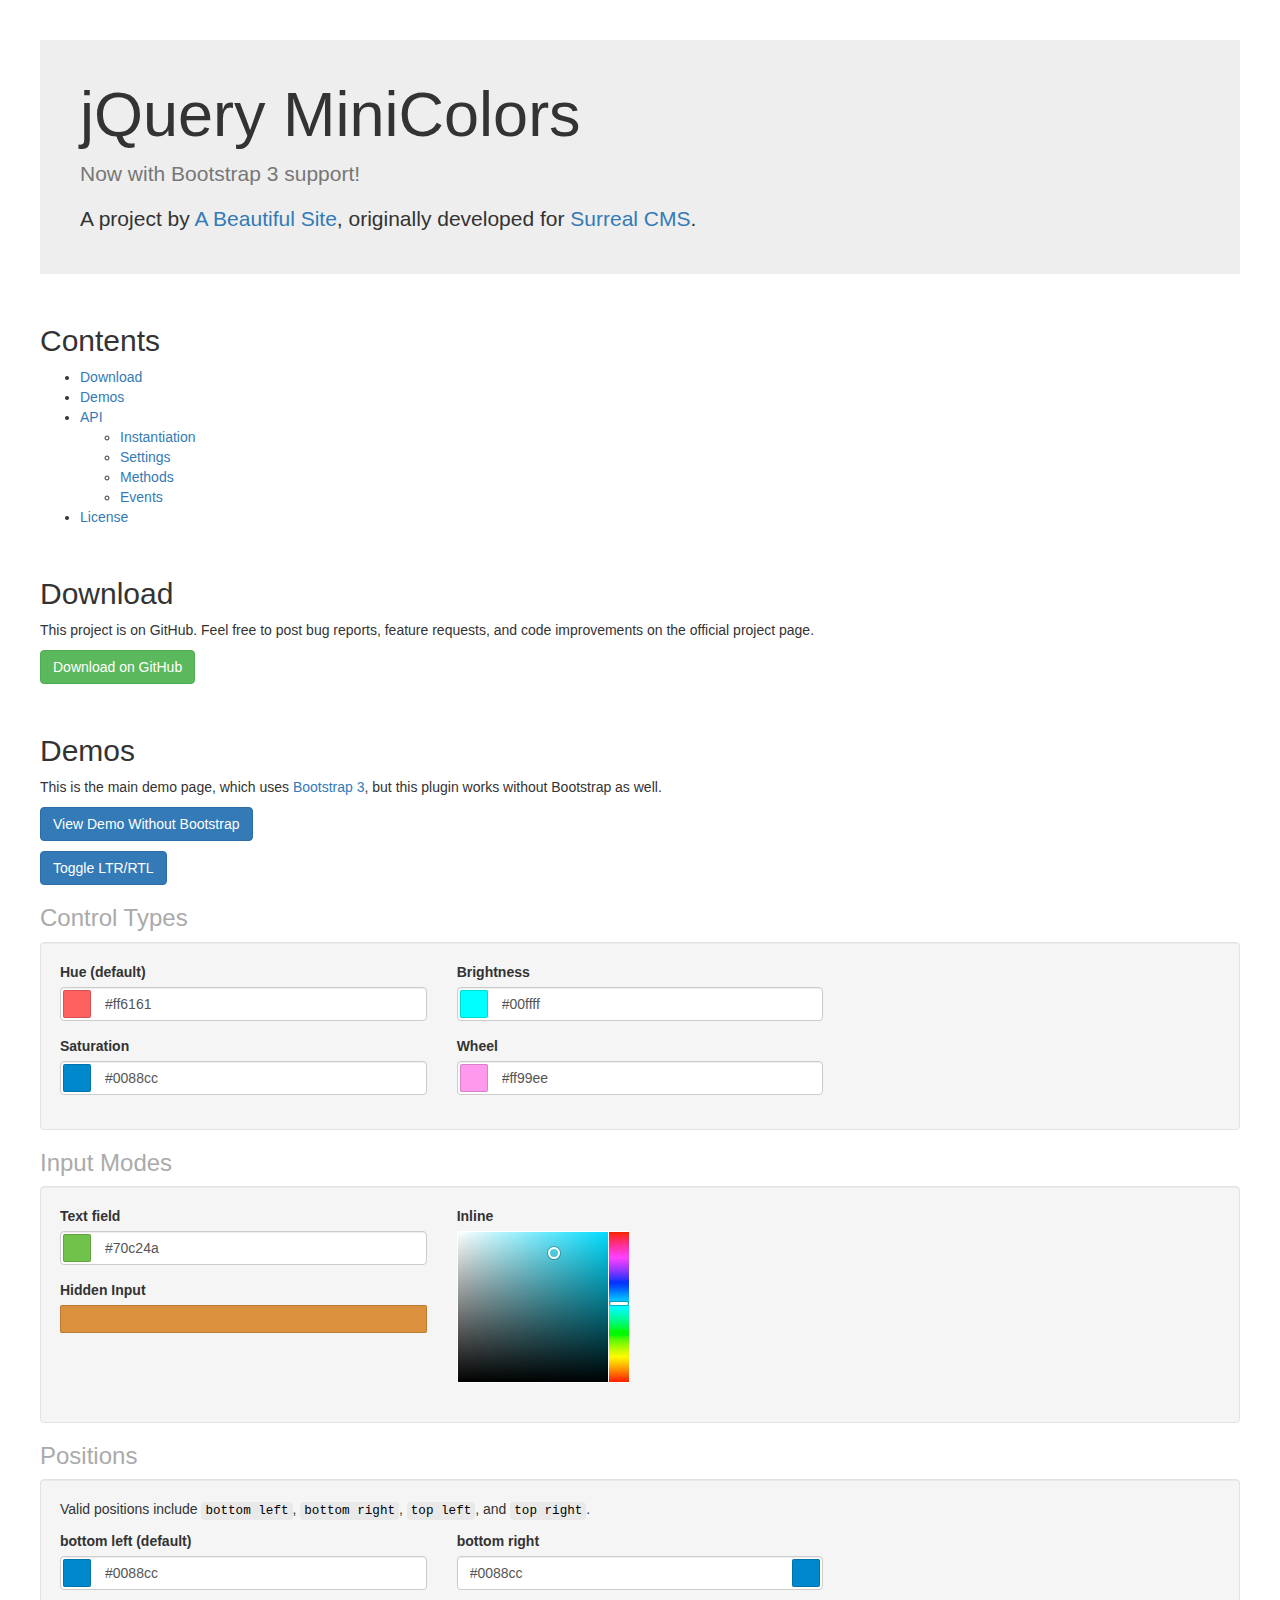
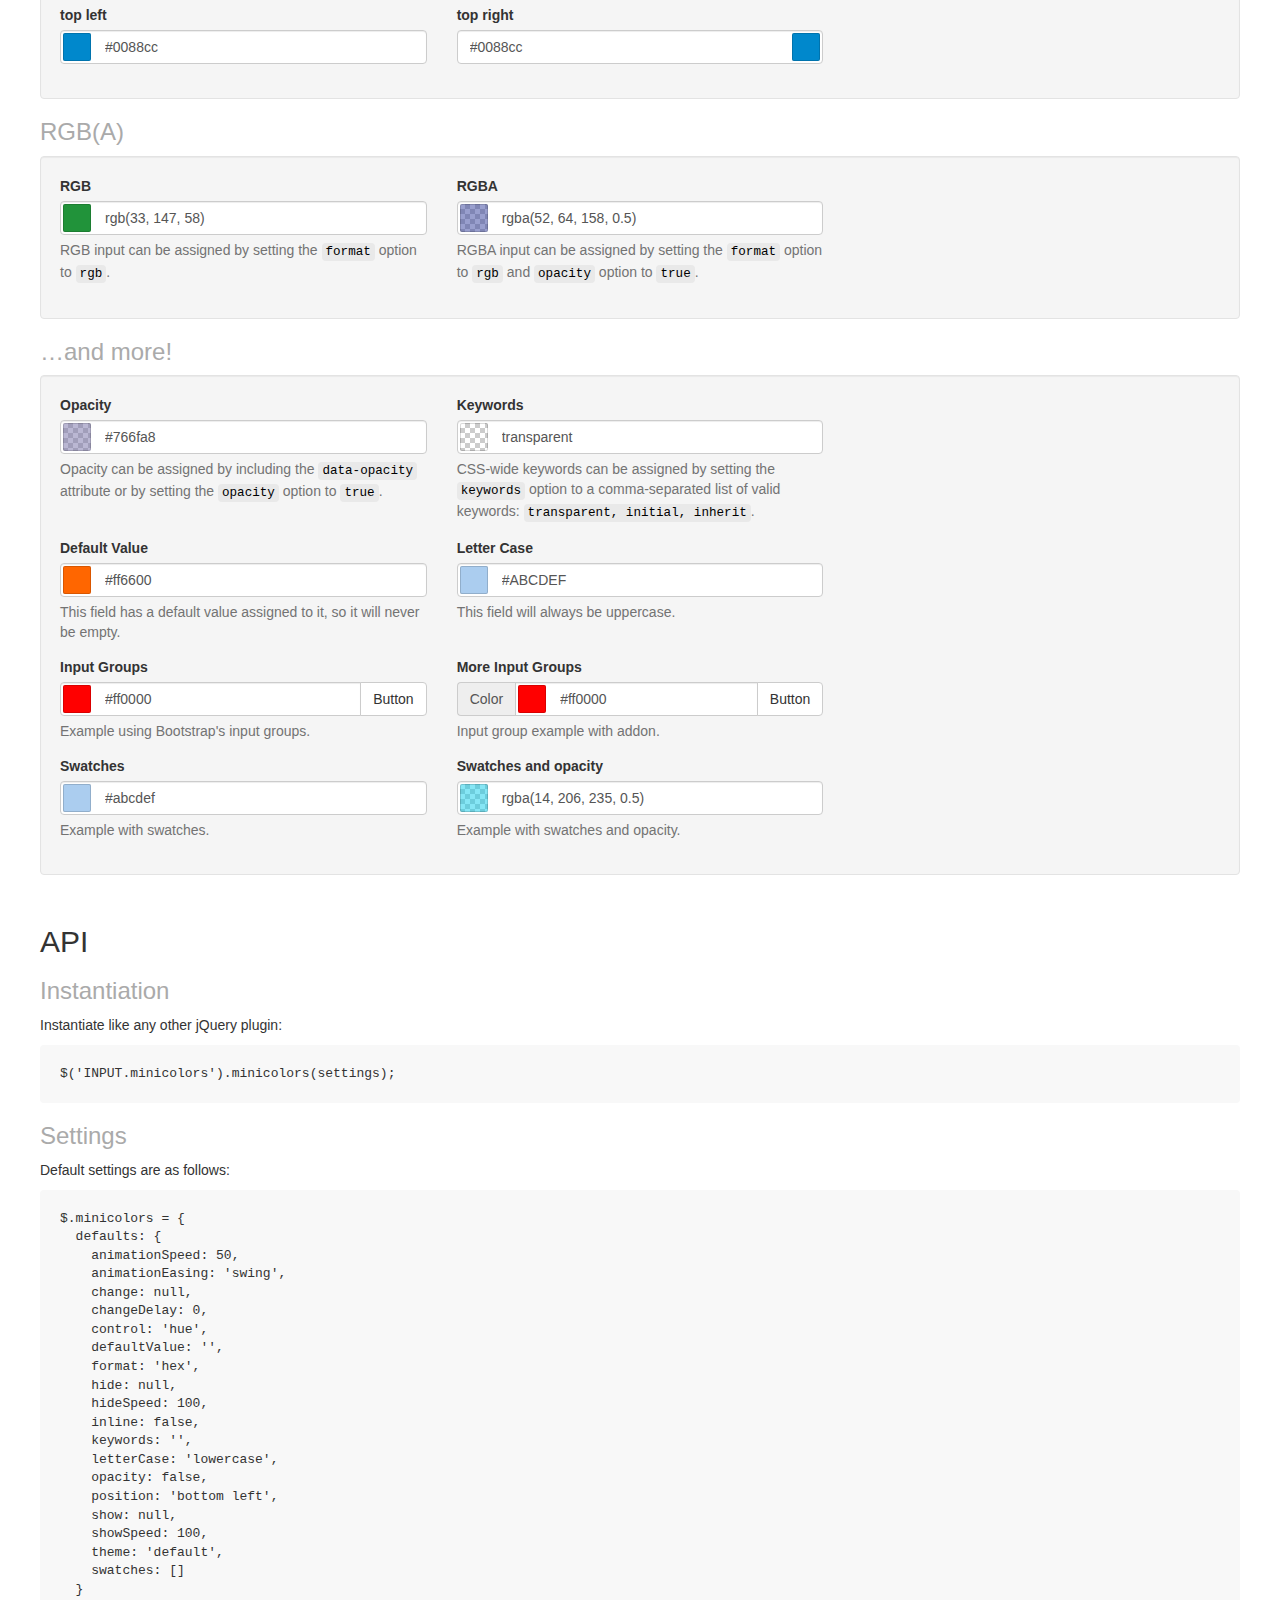
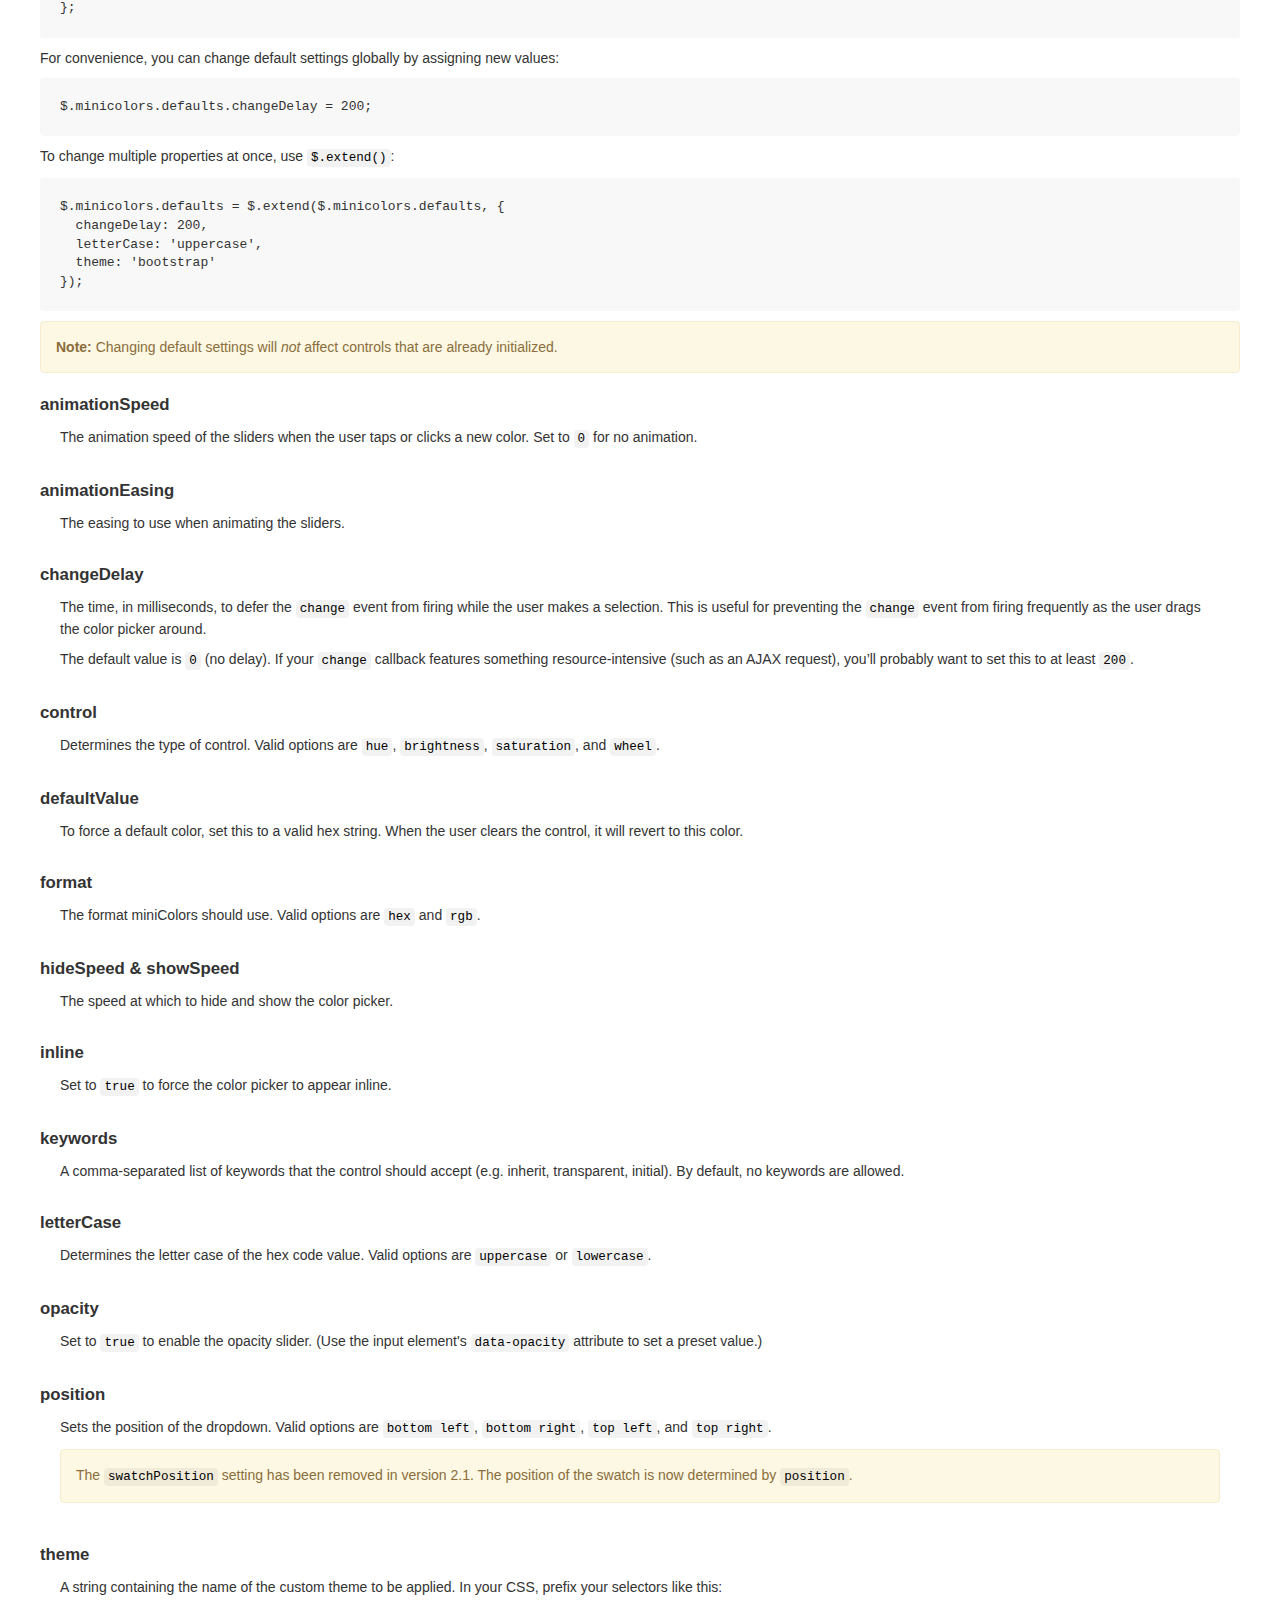
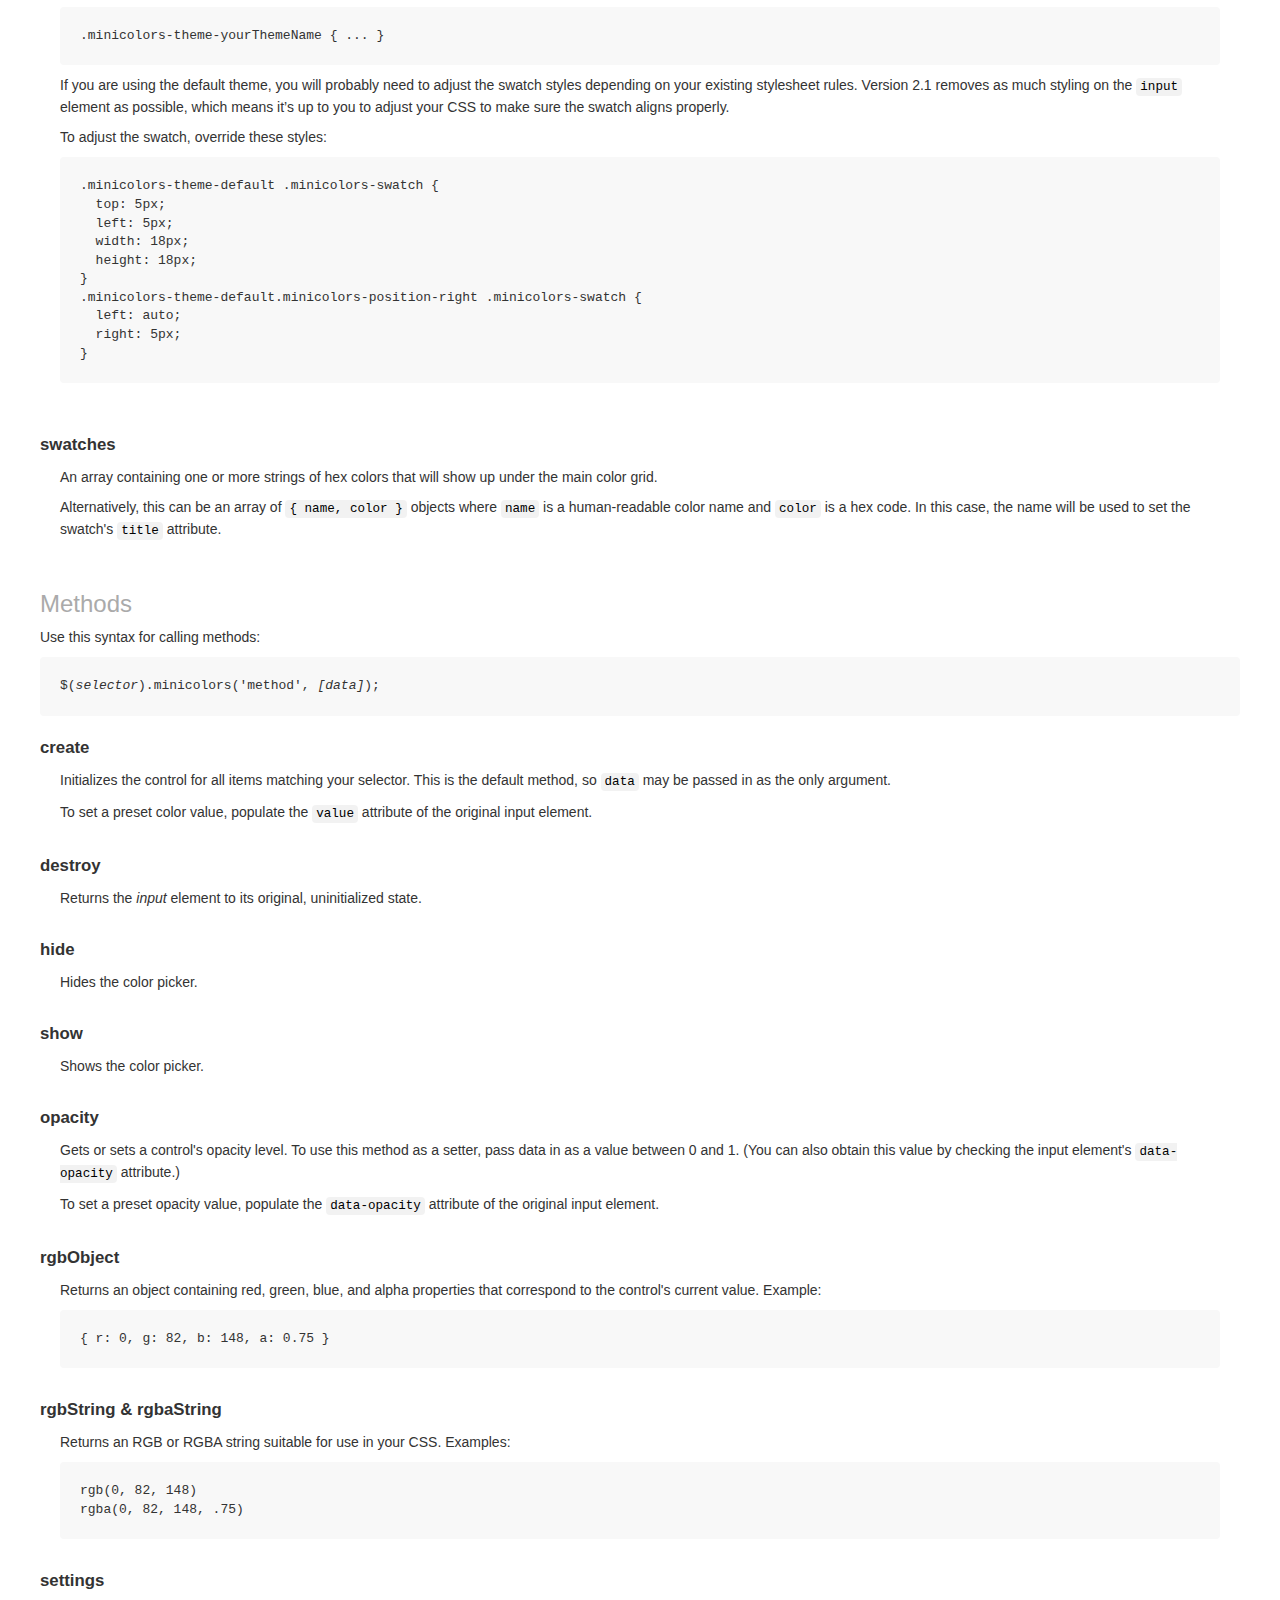
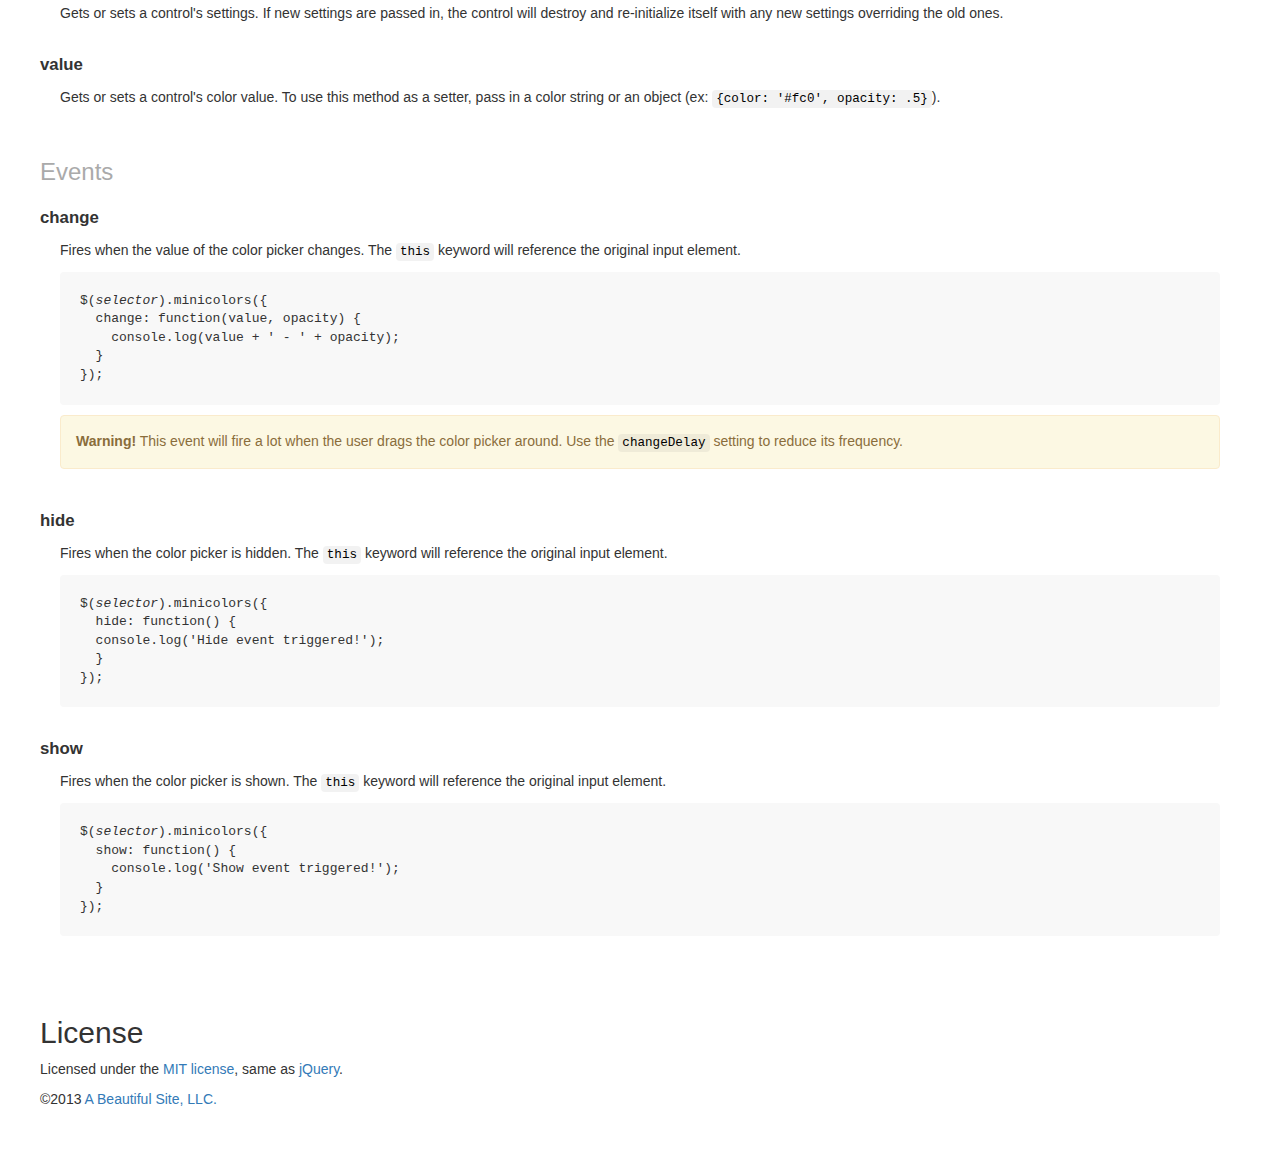
<file: assets/libs/jquery-minicolors-master/index.html>
<!DOCTYPE html>
<html>
<head>
  <title>jQuery MiniColors</title>
  <meta charset="utf-8">

  <!-- jQuery -->
  <script src="https://ajax.googleapis.com/ajax/libs/jquery/1.10.2/jquery.min.js"></script>

  <!-- Bootstrap 3 -->
  <link rel="stylesheet" href="https://netdna.bootstrapcdn.com/bootstrap/3.3.1/css/bootstrap.min.css">
  <script src="https://netdna.bootstrapcdn.com/bootstrap/3.3.1/js/bootstrap.min.js"></script>

  <!-- MiniColors -->
  <script src="jquery.minicolors.js"></script>
  <link rel="stylesheet" href="jquery.minicolors.css">

  <style>
    dl {
      margin: 20px 0;
    }
    dt {
      font-size: 120%;
    }
    dd {
      padding: 10px 20px 20px 20px;
    }
    dd:last-child {
      border-bottom: none;
    }
    code {
      color: black;
      border: none;
      background: rgba(128, 128, 128, .1);
    }
    [dir=rtl] code {
      direction: ltr;
    }
    pre {
      background: #f8f8f8;
      border: none;
      color: #333;
      padding: 20px;
    }
    [dir=rtl] pre {
      direction: ltr;
    }
    h2 {
      margin-top: 50px;
    }
    h3 {
      color: #aaa;
    }
    .jumbotron {
      padding: 40px;
    }
    .jumbotron h1 {
      margin-top: 0;
    }
    .jumbotron p:last-child {
      margin-bottom: 0;
    }
  </style>

  <script>
    $(document).ready( function() {

      $('.demo').each( function() {
        //
        // Dear reader, it's actually very easy to initialize MiniColors. For example:
        //
        //  $(selector).minicolors();
        //
        // The way I've done it below is just for the demo, so don't get confused
        // by it. Also, data- attributes aren't supported at this time...they're
        // only used for this demo.
        //
        $(this).minicolors({
          control: $(this).attr('data-control') || 'hue',
          defaultValue: $(this).attr('data-defaultValue') || '',
          format: $(this).attr('data-format') || 'hex',
          keywords: $(this).attr('data-keywords') || '',
          inline: $(this).attr('data-inline') === 'true',
          letterCase: $(this).attr('data-letterCase') || 'lowercase',
          opacity: $(this).attr('data-opacity'),
          position: $(this).attr('data-position') || 'bottom',
          swatches: $(this).attr('data-swatches') ? $(this).attr('data-swatches').split('|') : [],
          change: function(value, opacity) {
            if( !value ) return;
            if( opacity ) value += ', ' + opacity;
            if( typeof console === 'object' ) {
              console.log(value);
            }
          },
          theme: 'bootstrap'
        });

      });

    });
  </script>
</head>
<body>
  <div class="row" style="margin: 40px 40px;">
    <div class="col-12">

      <!-- Intro -->
      <div id="intro" class="jumbotron">
        <h1>jQuery MiniColors</h1>
        <p class="text-muted">
          Now with Bootstrap 3 support!
        </p>
        <p>
          A project by <a href="https://www.abeautifulsite.net/">A Beautiful Site</a>,
          originally developed for <a href="https://www.surrealcms.com/">Surreal CMS</a>.
        </p>
      </div>

      <!-- Contents -->
      <h2 id="contents">Contents</h2>
      <ul>
        <li><a href="#download">Download</a></li>
        <li><a href="#demos">Demos</a></li>
        <li><a href="#api">API</a>
          <ul>
            <li><a href="#instantiation">Instantiation</a></li>
            <li><a href="#settings">Settings</a></li>
            <li><a href="#methods">Methods</a></li>
            <li><a href="#events">Events</a></li>
          </ul>
        </li>
        <li><a href="#license">License</a></li>
      </ul>

      <!-- Download -->
      <h2 id="download">Download</h2>
      <p>
        This project is on GitHub. Feel free to post bug reports, feature requests, and code
        improvements on the official project page.
      </p>
      <p>
        <a href="https://github.com/claviska/jquery-minicolors" class="btn btn-success">Download on GitHub</a>
      </p>

      <!-- Demos -->
      <h2 id="demos">Demos</h2>
      <p>
        This is the main demo page, which uses <a href="https://getbootstrap.com/">Bootstrap 3</a>,
        but this plugin works without Bootstrap as well.
      </p>
      <p>
        <a href="without-bootstrap.html" class="btn btn-primary">View Demo Without Bootstrap</a>
      </p>
      <p>
        <a class="btn btn-primary" onclick="$(body).attr('dir')=='rtl'?$(body).removeAttr('dir'):$(body).attr('dir', 'rtl')">Toggle LTR/RTL</a>
      </p>

      <!-- Control types -->
      <h3>Control Types</h3>
      <div class="well">
        <div class="row">
          <div class="col-lg-4 col-sm-4 col-12">

            <div class="form-group">
              <label for="hue-demo">Hue (default)</label>
              <input type="text" id="hue-demo" class="form-control demo" data-control="hue" value="#ff6161">
            </div>
            <div class="form-group">
              <label for="saturation-demo">Saturation</label>
              <input type="text" id="saturation-demo" class="form-control demo" data-control="saturation" value="#0088cc">
            </div>
          </div>

          <div class="col-lg-4 col-sm-4 col-12">
            <div class="form-group">
              <label for="brightness-demo">Brightness</label>
              <input type="text" id="brightness-demo" class="form-control demo" data-control="brightness" value="#00ffff">
            </div>
            <div class="form-group">
              <label for="wheel-demo">Wheel</label>
              <input type="text" id="wheel-demo" class="form-control demo" data-control="wheel" value="#ff99ee">
            </div>
          </div>
        </div>
      </div>

      <!-- Input modes -->
      <h3>Input Modes</h3>
      <div class="well">
        <div class="row">
          <div class="col-lg-4 col-sm-4 col-12">
            <div class="form-group">
              <label for="text-field">Text field</label>
              <br>
              <input type="text" id="text-field" class="form-control demo" value="#70c24a">
            </div>
            <div class="form-group">
              <label for="hidden-input">Hidden Input</label>
              <br>
              <input type="hidden" id="hidden-input" class="demo" value="#db913d">
            </div>
          </div>
          <div class="col-lg-4 col-sm-4 col-12">
            <div class="form-group">
              <label for="inline">Inline</label>
              <br>
              <input type="text" id="inline" class="form-control demo" data-inline="true" value="#4fc8db">
            </div>
          </div>
        </div>
      </div>

      <!-- Positions -->
      <h3>Positions</h3>
      <div class="well">
        <p>
          Valid positions include <code>bottom left</code>, <code>bottom right</code>, <code>top
          left</code>, and <code>top right</code>.
        </p>
        <div class="row">
          <div class="col-lg-4 col-sm-4 col-12">
            <div class="form-group">
              <label for="position-bottom-left">bottom left (default)</label>
              <input type="text" id="position-bottom-left" class="form-control demo" data-position="bottom left" value="#0088cc">
            </div>
            <div class="form-group">
              <label for="position-top-left">top left</label>
              <input type="text" id="position-top-left" class="form-control demo" data-position="top left" value="#0088cc">
            </div>
          </div>
          <div class="col-lg-4 col-sm-4 col-12">
            <div class="form-group">
              <label for="position-bottom-right">bottom right</label>
              <input type="text" id="position-bottom-right" class="form-control demo" data-position="bottom right" value="#0088cc">
            </div>
            <div class="form-group">
              <label for="position-top-right">top right</label>
              <input type="text" id="position-top-right" class="form-control demo" data-position="top right" value="#0088cc">
            </div>
          </div>
          <div class="col-lg-4 col-sm-4 col-12">
          </div>
        </div>
      </div>

      <!-- RGB(A) -->
      <h3>RGB(A)</h3>
      <div class="well">
        <div class="row">
          <div class="col-lg-4 col-sm-4 col-12">
            <div class="form-group">
              <label for="rgb">RGB</label>
              <br>
              <input type="text" id="rgb" class="form-control demo" data-format="rgb" value="rgb(33, 147, 58)">
              <span class="help-block">
                RGB input can be assigned by setting the <code>format</code> option
                to <code>rgb</code>.
              </span>
            </div>
          </div>
          <div class="col-lg-4 col-sm-4 col-12">
            <div class="form-group">
              <label for="rgba">RGBA</label>
              <br>
              <input type="text" id="rgba" class="form-control demo" data-format="rgb" data-opacity=".5" value="rgba(52, 64, 158, 0.5)">
              <span class="help-block">
                RGBA input can be assigned by setting the <code>format</code>
                option to <code>rgb</code> and <code>opacity</code> option to
                <code>true</code>.
              </span>
            </div>
          </div>
        </div>
      </div>

      <!-- and more -->
      <h3>&hellip;and more!</h3>
      <div class="well">
        <div class="row">
          <div class="col-lg-4 col-sm-4 col-12">
            <div class="form-group">
              <label for="opacity">Opacity</label>
              <br>
              <input type="text" id="opacity" class="form-control demo" data-opacity=".5" value="#766fa8">
              <span class="help-block">
                Opacity can be assigned by including the <code>data-opacity</code>
                attribute or by setting the <code>opacity</code> option to
                <code>true</code>.
              </span>
            </div>
          </div>
          <div class="col-lg-4 col-sm-4 col-12">
            <div class="form-group">
              <label for="keywords">Keywords</label>
              <br>
              <input type="text" id="keywords" class="form-control demo" data-keywords="transparent, initial, inherit" value="transparent">
              <span class="help-block">
                CSS-wide keywords can be assigned by setting the <code>keywords</code>
                option to a comma-separated list of valid keywords: <code>transparent,
                initial, inherit</code>.
              </span>
            </div>
          </div>
        </div>
        <div class="row">
          <div class="col-lg-4 col-sm-4 col-12">
            <div class="form-group">
              <label for="default-value">Default Value</label>
              <br>
              <input type="text" id="default-value" class="form-control demo" data-defaultValue="#ff6600">
              <span class="help-block">
                This field has a default value assigned to it, so it will never be empty.
              </span>
            </div>
          </div>
          <div class="col-lg-4 col-sm-4 col-12">
            <div class="form-group">
              <label for="letter-case">Letter Case</label>
              <br>
              <input type="text" id="letter-case" class="form-control demo" data-letterCase="uppercase" value="#abcdef">
              <span class="help-block">
                This field will always be uppercase.
              </span>
            </div>
          </div>
        </div>
        <div class="row">
          <div class="col-lg-4 col-sm-4 col-12">
            <div class="form-group">
              <label for="input-group">Input Groups</label>
              <div class="input-group">
                <input type="text" id="input-group" class="form-control demo" value="#ff0000"/>
                <span class="input-group-btn">
                  <button class="btn btn-default" type="button">Button</button>
                </span>
              </div>
              <span class="help-block">
                Example using Bootstrap's input groups.
              </span>
            </div>
          </div>
          <div class="col-lg-4 col-sm-4 col-12">
            <div class="form-group">
              <label for="more-input-group">More Input Groups</label>
              <div class="input-group">
                <span class="input-group-addon">Color</span>
                <input type="text" id="more-input-group" class="form-control demo" value="#ff0000"/>
                <span class="input-group-btn">
                  <button class="btn btn-default" type="button">Button</button>
                </span>
              </div>
              <span class="help-block">
                Input group example with addon.
              </span>
            </div>
          </div>
        </div>
        <div class="row">
          <div class="col-lg-4 col-sm-4 col-12">
            <div class="form-group">
              <label for="letter-case">Swatches</label>
              <br>
              <input type="text" id="swatches" class="form-control demo" data-swatches="#ef9a9a|#90caf9|#a5d6a7|#fff59d|#ffcc80|#bcaaa4|#eeeeee|#f44336|#2196f3|#4caf50|#ffeb3b|#ff9800|#795548|#9e9e9e" value="#abcdef">
              <span class="help-block">
                Example with swatches.
              </span>
            </div>
          </div>
          <div class="col-lg-4 col-sm-4 col-12">
            <div class="form-group">
              <label for="letter-case">Swatches and opacity</label>
              <br>
              <input type="text" id="swatches" class="form-control demo" data-format="rgb" data-opacity="1" data-swatches="#fff|#000|#f00|#0f0|#00f|#ff0|rgba(0,0,255,0.5)"  value="rgba(14, 206, 235, .5)">
              <span class="help-block">
                Example with swatches and opacity.
              </span>
            </div>
          </div>
        </div>
      </div>

      <!-- API -->
      <h2 id="api">API</h2>

      <!-- Instantiation -->
      <h3 id="instantiation">Instantiation</h3>
      <p>
        Instantiate like any other jQuery plugin:
      </p>
      <pre>$('INPUT.minicolors').minicolors(settings);</pre>

      <!-- Settings -->
      <h3 id="settings">Settings</h3>

      <p>
        Default settings are as follows:
      </p>
<pre>
$.minicolors = {
  defaults: {
    animationSpeed: 50,
    animationEasing: 'swing',
    change: null,
    changeDelay: 0,
    control: 'hue',
    defaultValue: '',
    format: 'hex',
    hide: null,
    hideSpeed: 100,
    inline: false,
    keywords: '',
    letterCase: 'lowercase',
    opacity: false,
    position: 'bottom left',
    show: null,
    showSpeed: 100,
    theme: 'default',
    swatches: []
  }
};
</pre>
      <p>
        For convenience, you can change default settings globally by assigning new values:
      </p>
<pre>
$.minicolors.defaults.changeDelay = 200;
</pre>
      <p>
        To change multiple properties at once, use <code>$.extend()</code>:
      </p>
<pre>
$.minicolors.defaults = $.extend($.minicolors.defaults, {
  changeDelay: 200,
  letterCase: 'uppercase',
  theme: 'bootstrap'
});
</pre>
      <p class="alert alert-warning">
        <strong>Note:</strong> Changing default settings will <em>not</em> affect controls that
        are already initialized.
      </p>

      <dl>
        <dt>animationSpeed</dt>
        <dd>
          <p>
            The animation speed of the sliders when the user taps or clicks a new color. Set to
            <code>0</code> for no animation.
          </p>
        </dd>

        <dt>animationEasing</dt>
        <dd>
          <p>
            The easing to use when animating the sliders.
          </p>
        </dd>

        <dt>changeDelay</dt>
        <dd>
          <p>
            The time, in milliseconds, to defer the <code>change</code> event from firing while
            the user makes a selection. This is useful for preventing the <code>change</code> event
            from firing frequently as the user drags the color picker around.
          </p>
          <p>
            The default value is <code>0</code> (no delay). If your <code>change</code> callback
            features something resource-intensive (such as an AJAX request), you’ll probably want
            to set this to at least <code>200</code>.
          </p>
        </dd>

        <dt>control</dt>
        <dd>
          <p>
            Determines the type of control. Valid options are <code>hue</code>, <code>brightness</code>,
            <code>saturation</code>, and <code>wheel</code>.
          </p>
        </dd>

        <dt>defaultValue</dt>
        <dd>
          <p>
            To force a default color, set this to a valid hex string. When the user clears the
            control, it will revert to this color.
          </p>
        </dd>

        <dt>format</dt>
        <dd>
          <p>
            The format miniColors should use. Valid options are <code>hex</code> and
            <code>rgb</code>.
          </p>
        </dd>

        <dt>hideSpeed &amp; showSpeed</dt>
        <dd>
          <p>
            The speed at which to hide and show the color picker.
          </p>
        </dd>

        <dt>inline</dt>
        <dd>
          <p>
            Set to <code>true</code> to force the color picker to appear inline.
          </p>
        </dd>

        <dt>keywords</dt>
        <dd>
          <p>
            A comma-separated list of keywords that the control should accept (e.g. inherit,
            transparent, initial). By default, no keywords are allowed.
          </p>
        </dd>

        <dt>letterCase</dt>
        <dd>
          <p>
            Determines the letter case of the hex code value. Valid options are <code>uppercase</code>
            or <code>lowercase</code>.
          </p>
        </dd>

        <dt>opacity</dt>
        <dd>
          <p>
            Set to <code>true</code> to enable the opacity slider. (Use the input element's
            <code>data-opacity</code> attribute to set a preset value.)
          </p>
        </dd>

        <dt>position</dt>
        <dd>
          <p>
            Sets the position of the dropdown. Valid options are <code>bottom left</code>,
            <code>bottom right</code>, <code>top left</code>, and <code>top right</code>.
          </p>
          <p class="alert alert-warning">
            The <code>swatchPosition</code> setting has been removed in version 2.1. The position
            of the swatch is now determined by <code>position</code>.
          </p>
        </dd>

        <dt>theme</dt>
        <dd>
          <p>
            A string containing the name of the custom theme to be applied. In your CSS, prefix
            your selectors like this:
          </p>
<pre>
.minicolors-theme-yourThemeName { ... }
</pre>
          <p>
            If you are using the default theme, you will probably need to adjust the swatch
            styles depending on your existing stylesheet rules. Version 2.1 removes as much
            styling on the <code>input</code> element as possible, which means it’s up to
            you to adjust your CSS to make sure the swatch aligns properly.
          </p>
          <p>
            To adjust the swatch, override these styles:
          </p>
<pre>
.minicolors-theme-default .minicolors-swatch {
  top: 5px;
  left: 5px;
  width: 18px;
  height: 18px;
}
.minicolors-theme-default.minicolors-position-right .minicolors-swatch {
  left: auto;
  right: 5px;
}
</pre>
          </div>
        </dd>

        <dt>swatches</dt>
        <dd>
          <p>
            An array containing one or more strings of hex colors that will show up under the main
            color grid.
          </p>
          <p>
            Alternatively, this can be an array of <code>{ name, color }</code> objects where
            <code>name</code> is a human-readable color name and <code>color</code> is a hex code.
            In this case, the name will be used to set the swatch's <code>title</code> attribute.
          </p>
        </dd>
      </dl>

      <!-- Methods -->
      <h3 id="methods">Methods</h3>
      <p>Use this syntax for calling methods:</p>
      <pre>$(<em>selector</em>).minicolors('method', <em>[data]</em>);</pre>
      <dl>
        <dt>create</dt>
        <dd>
          <p>
            Initializes the control for all items matching your selector. This is the default
            method, so <code>data</code> may be passed in as the only argument.
          </p>
          <p>
            To set a preset color value, populate the <code>value</code> attribute of the original
            input element.
          </p>
        </dd>

        <dt>destroy</dt>
        <dd>
          <p>
            Returns the <em>input</em> element to its original, uninitialized state.
          </p>
        </dd>

        <dt>hide</dt>
        <dd>
          <p>
            Hides the color picker.
          </p>
        </dd>

        <dt>show</dt>
        <dd>
          <p>
            Shows the color picker.
          </p>
        </dd>

        <dt>opacity</dt>
        <dd>
          <p>
            Gets or sets a control's opacity level. To use this method as a setter, pass data in
            as a value between 0 and 1. (You can also obtain this value by checking the input
            element's <code>data-opacity</code> attribute.)
          </p>
          <p>
            To set a preset opacity value, populate the <code>data-opacity</code> attribute of the
            original input element.
          </p>
        </dd>

        <dt>rgbObject</dt>
        <dd>
          <p>
            Returns an object containing red, green, blue, and alpha properties that correspond to
            the control's current value. Example:
          </p>
          <pre>{ r: 0, g: 82, b: 148, a: 0.75 }</pre>
        </dd>

        <dt>rgbString &amp; rgbaString</dt>
        <dd>
          <p>
            Returns an RGB or RGBA string suitable for use in your CSS. Examples:
          </p>
<pre>
rgb(0, 82, 148)
rgba(0, 82, 148, .75)
</pre>
        </dd>

        <dt>settings</dt>
        <dd>
          <p>
            Gets or sets a control's settings. If new settings are passed in, the control will
            destroy and re-initialize itself with any new settings overriding the old ones.
          </p>
        </dd>

        <dt>value</dt>
        <dd>
          <p>
            Gets or sets a control's color value. To use this method as a setter, pass
            in a color string or an object (ex: <code>{color: '#fc0', opacity: .5}</code>).
          </p>
        </dd>
      </dl>

      <!-- Events -->
      <h3 id="events">Events</h3>
      <dl>
        <dt>change</dt>
        <dd>
          <p>Fires when the value of the color picker changes. The <code>this</code> keyword will reference the original input element.
<pre>
$(<em>selector</em>).minicolors({
  change: function(value, opacity) {
    console.log(value + ' - ' + opacity);
  }
});
</pre>
          <p class="alert alert-warning">
            <strong>Warning!</strong> This event will fire a lot when the user drags the
            color picker around. Use the <code>changeDelay</code> setting to reduce its
            frequency.
          </p>
        </dd>

        <dt>hide</dt>
        <dd>
          <p>
            Fires when the color picker is hidden. The <code>this</code> keyword will reference
            the original input element.
          </p>
<pre>
$(<em>selector</em>).minicolors({
  hide: function() {
  console.log('Hide event triggered!');
  }
});
</pre>
        </dd>

        <dt>show</dt>
        <dd>
          <p>
            Fires when the color picker is shown. The <code>this</code> keyword will reference
            the original input element.
          </p>
<pre>
$(<em>selector</em>).minicolors({
  show: function() {
    console.log('Show event triggered!');
  }
});
</pre>
        </dd>
      </dl>

      <h2 id="license">License</h2>
      <p>
        Licensed under the <a href="https://opensource.org/licenses/MIT">MIT license</a>,
        same as <a href="https://jquery.org/license/">jQuery</a>.
      </p>
      <p>
        &copy;2013 <a href="https://www.abeautifulsite.net/">A Beautiful Site, LLC.</a>
      </p>
    </div>
  </div>
</body>
</html>
</file>
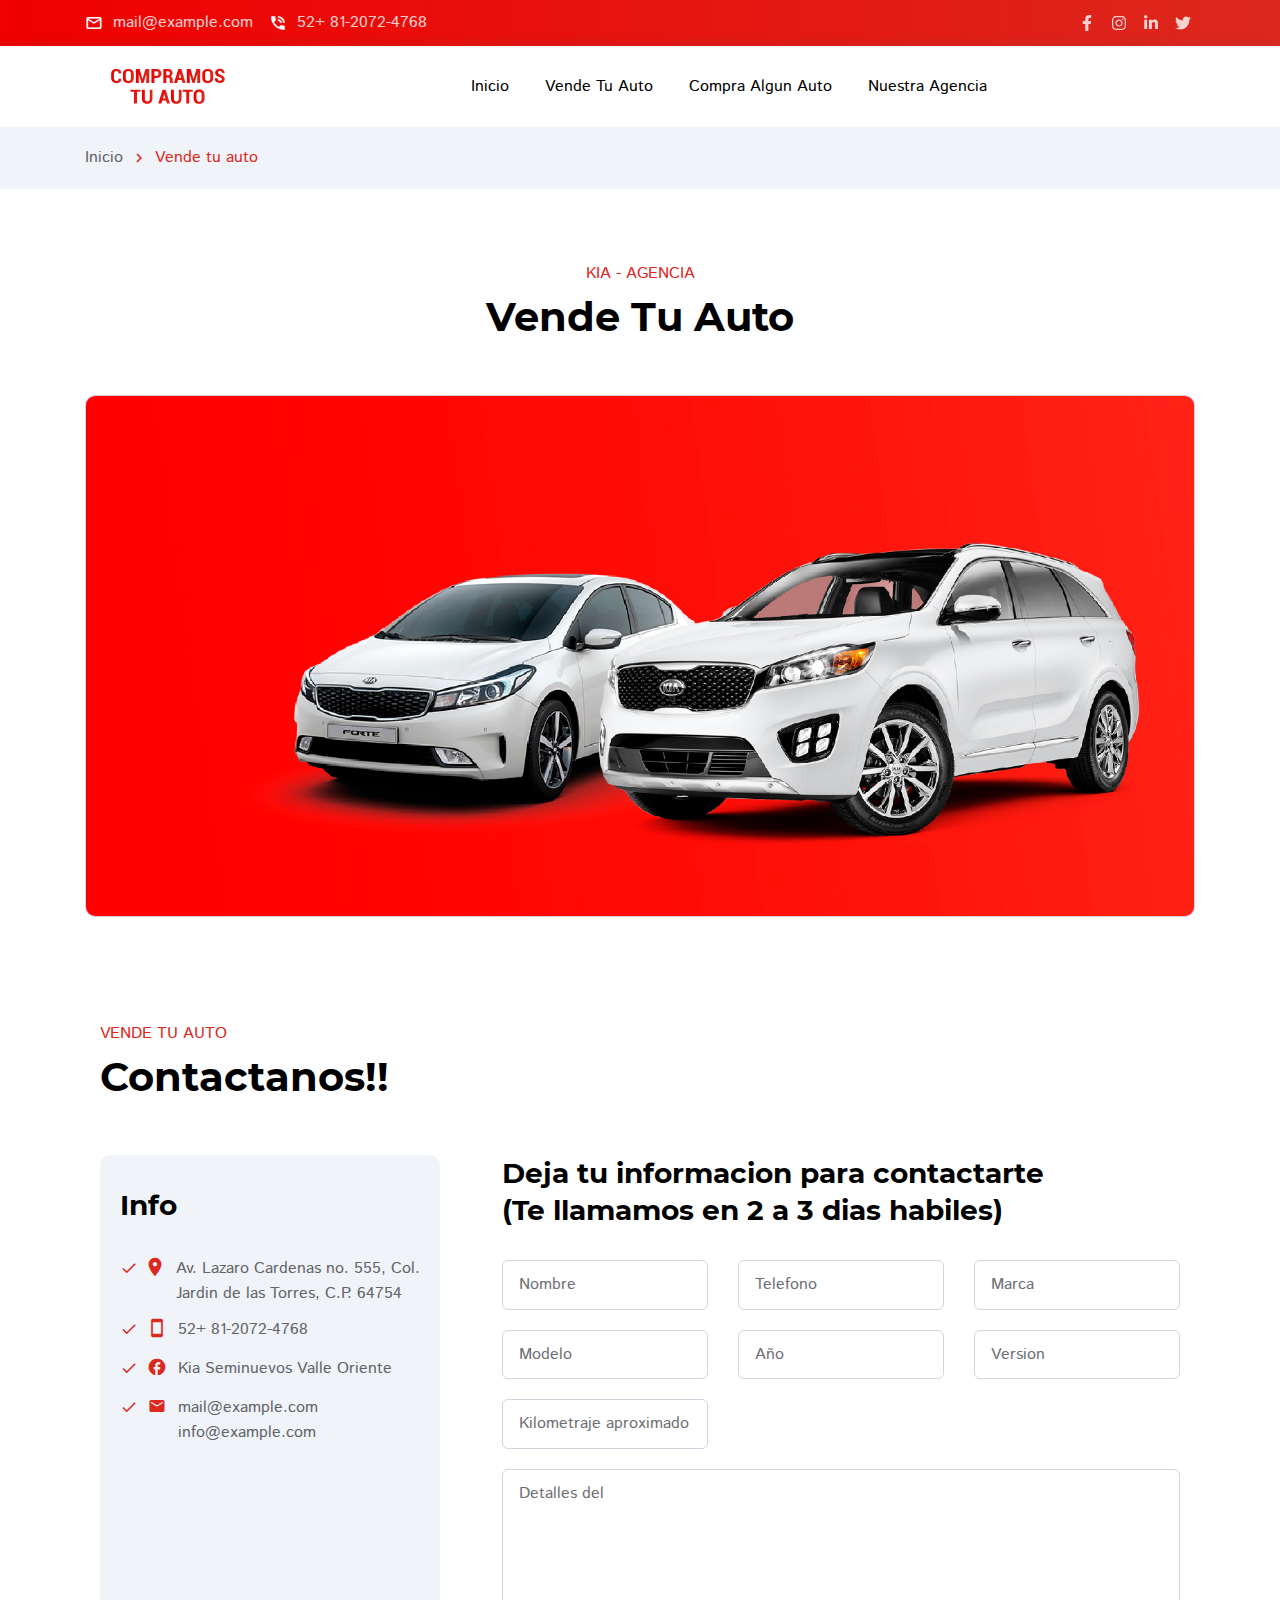
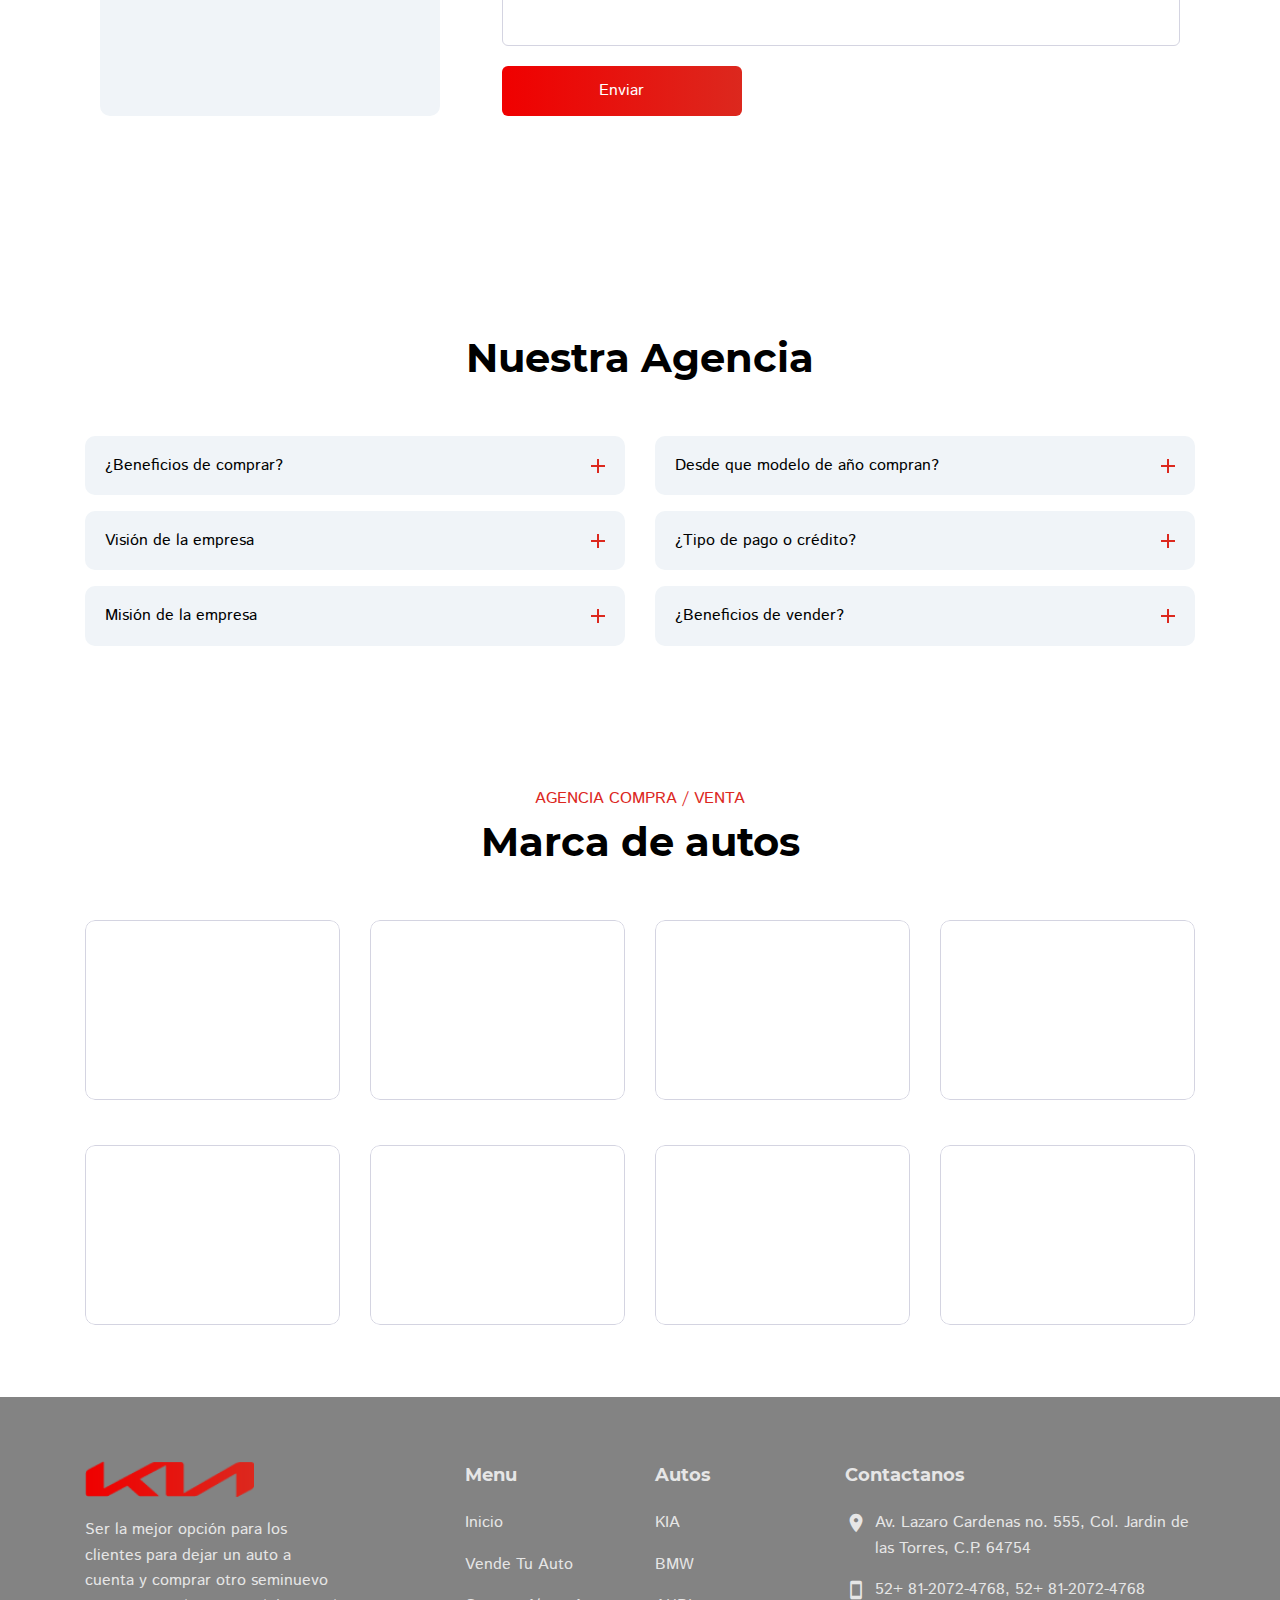
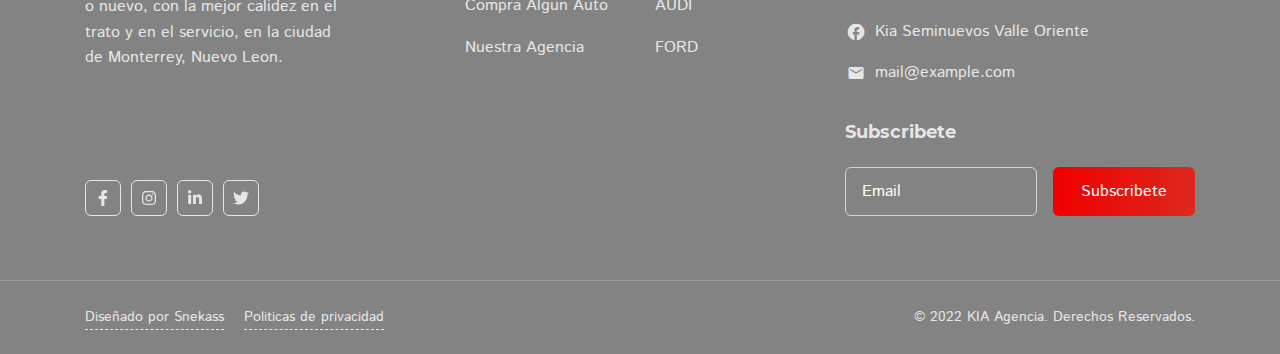
<file: about-us.html>
<!DOCTYPE html><html lang="es">

<head>

    <meta charset="utf-8">

    <title>KIA - Vende Tu Auto</title>

    <meta name="description" content="Description">
    <meta http-equiv="X-UA-Compatible" content="IE=edge">
    <meta name="viewport" content="width=device-width, initial-scale=1, maximum-scale=2">
        
    <link rel="icon" href="assets/img/favicon/favicon.png" type="image/x-icon"> 

    <link rel="stylesheet" href="assets/css/libs.css">
<link rel="stylesheet" href="assets/css/style.css">
    <link rel="preload" href="assets/fonts/istok-web-v15-latin/istok-web-v15-latin-regular.woff2" as="font" type="font/woff2" crossorigin>
<link rel="preload" href="assets/fonts/istok-web-v15-latin/istok-web-v15-latin-700.woff2" as="font" type="font/woff2" crossorigin>
<link rel="preload" href="assets/fonts/montserrat-v15-latin/montserrat-v15-latin-700.woff2" as="font" type="font/woff2" crossorigin>
<link rel="preload" href="assets/fonts/montserrat-v15-latin/montserrat-v15-latin-600.woff2" as="font" type="font/woff2" crossorigin>

<link rel="preload" href="assets/fonts/material-icons/material-icons.woff2" as="font" type="font/woff2" crossorigin>
<link rel="preload" href="assets/fonts/material-icons/material-icons-outlined.woff2" as="font" type="font/woff2" crossorigin>

</head>

<body>

	<main class="main">
		
		<div class="main-inner">

			<!-- Begin mobile main menu -->
<nav class="mmm">
    <div class="mmm-content">
        <ul class="mmm-list">
            <li><a href="index.html">Inicio</a></li>
            <li><a href="about-us.html">Vende tu auto</a></li>
            <li><a href="news.html">Compra algun auto</a></li>
            <li><a href="typography.html">Nuestra Agencia</a></li>

           <!-- <li><a href="typography.html">Typography</a></li>
            <li><a href="tabs-and-accordions.html">Tabs & Accordions</a></li>
            <li><a href="news.html">News</a></li>
            <li><a href="contact-us.html">Contact Us</a></li>-->
        </ul>
    </div>

</nav><!-- End mobile main menu -->



<!-- Begin header -->
<header class="header">
    <!-- Begin header top -->
    <nav class="header-top">
        <div class="container">
            <div class="row align-items-center justify-content-between">


                <div class="col-auto">
                    <!-- Begin header top info -->
                    <ul class="header-top-info">
                        <li>
                            <a href="mailto:mail@example.com">
                                <i class="material-icons md-18">mail_outline</i>
                                <span>mail@example.com</span>
                            </a>
                        </li>
                        <li>
                            <a href="mailto:mail@example.com" class="formingHrefTel">
                                <i class="material-icons md-18">phone_in_talk</i>
                                <span>52+ 81-2072-4768</span>
                            </a>
                        </li>
                    </ul><!-- Ennd header top info -->
                </div>
                <div class="col-auto">
                    <div class="header-top-links">
                        <!-- Begin social links -->
                        <ul class="social-links">
                            <li>
                                <a href="#!" title="Facebook">
                                    <svg viewBox="0 0 320 512"><use xlink:href="assets/img/sprite.svg#facebook-icon"></use></svg>
                                </a>
                            </li>
                            <li>
                                <a href="#!" title="Instagram">
                                    <svg viewBox="0 0 448 512"><use xlink:href="assets/img/sprite.svg#instagram-icon"></use></svg>
                                </a>
                            </li>
                            <li>
                                <a href="#!" title="LinkedIn">
                                    <svg viewBox="0 0 448 512"><use xlink:href="assets/img/sprite.svg#linkedin-icon"></use></svg>
                                </a>
                            </li>
                            <li>
                                <a href="#!" title="Twitter">
                                    <svg viewBox="0 0 512 512"><use xlink:href="assets/img/sprite.svg#twitter-icon"></use></svg>
                                </a>
                            </li>
                        </ul><!-- End social links -->
                    </div>
                </div>
            </div>
        </div>
    </nav><!-- End header top -->
    <!-- Begin header fixed -->
    <nav class="header-fixed">
        <div class="container">
            <div class="row flex-nowrap align-items-center justify-content-between">
                <div class="col-auto d-block d-lg-none header-fixed-col">
                    <div class="main-mnu-btn">
                        <span class="bar bar-1"></span>
                        <span class="bar bar-2"></span>
                        <span class="bar bar-3"></span>
                        <span class="bar bar-4"></span>
                    </div>
                </div>
                <div class="col-auto header-fixed-col">
                    <!-- Begin logo -->
                    <a href="index.html" class="logo" title="PathSoft">
                        <img src="assets/img/logo.svg" width="115" height="36" alt="PathSoft">
                    </a><!-- End logo -->
                </div>
                <div class="col-auto header-fixed-col d-none d-lg-block col-static">
                    <!-- Begin main menu -->
<nav class="main-mnu">
    <ul class="main-mnu-list">
        <li><a href="index.html" data-title="Inicio"><span>Inicio</span></a></li>
        <li><a href="about-us.html" data-title="Vende Tu Auto"><span>Vende Tu Auto</span></a></li>
        <li><a href="news.html" data-title="Compra Algun Auto"><span>Compra Algun Auto</span></a></li>
    <li><a href="typography.html" data-title="Nuestra Agencia"><span>Nuestra Agencia</span></a></li>
        <!--- <li><a href="tabs-and-accordions.html" data-title="Tabs & Accordions"><span>Tabs & Accordions</span></a></li>
        <li><a href="news.html" data-title="News"><span>News</span></a></li>
        <li><a href="contact-us.html" data-title="Contact Us"><span>Contact Us</span></a></li>-->
    </ul>
</nav><!-- End main menu -->
                </div>
                <div class="col-auto header-fixed-col col-static">
                    <!-- Begin header actions -->
                            </div>
                        </li><!-- End header languarge -->
                        <!-- Begin header navbar -->
                        <li class="d-block d-lg-none">
                            <div class="header-navbar">
                                <div class="header-navbar-btn">
                                    <i class="material-icons md-24">more_vert</i>
                                </div>
                                <ul class="header-navbar-content">
                                    <li>
                                        <a href="mailto:mail@example.com">
                                            <i class="material-icons md-20">mail_outline</i>
                                            <span>mail@example.com</span>
                                        </a>
                                    </li>
                                    <li>
                                        <a href="mailto:mail@example.com" class="formingHrefTel">
                                            <i class="material-icons md-20">support_agent</i>
                                            <span>52+ 81-2072-4768</span>
                                        </a>
                                    </li>
                                    <li>
                                        <!-- Begin social links -->
                                        <ul class="social-links">
                                            <li>
                                                <a href="#!" title="Facebook">
                                                    <svg viewBox="0 0 320 512"><use xlink:href="assets/img/sprite.svg#facebook-icon"></use></svg>
                                                </a>
                                            </li>
                                            <li>
                                                <a href="#!" title="Instagram">
                                                    <svg viewBox="0 0 448 512"><use xlink:href="assets/img/sprite.svg#instagram-icon"></use></svg>
                                                </a>
                                            </li>
                                            <li>
                                                <a href="#!" title="LinkedIn">
                                                    <svg viewBox="0 0 448 512"><use xlink:href="assets/img/sprite.svg#linkedin-icon"></use></svg>
                                                </a>
                                            </li>
                                            <li>
                                                <a href="#!" title="Twitter">
                                                    <svg viewBox="0 0 512 512"><use xlink:href="assets/img/sprite.svg#twitter-icon"></use></svg>
                                                </a>
                                            </li>
                                        </ul><!-- End social links -->
                                    </li>
                                </ul>
                            </div>
                        </li><!-- End header navbar -->
                    </ul><!-- End header actions -->
                </div>
            </div>
        </div>
    </nav><!-- End header fixed -->
</header><!-- End header -->

			<!-- Begin bread crumbs -->
			<nav class="bread-crumbs">
				<div class="container">
					<div class="row">
						<div class="col-12">
							<ul class="bread-crumbs-list">
								<li>
									<a href="index.html">Inicio</a>
									<i class="material-icons md-18">chevron_right</i>
								</li>
								<li><a href="#!">Vende tu auto </a></li>
							</ul>
						</div>
					</div>
				</div>
			</nav><!-- End bread crumbs -->

			<div class="section">
				<div class="container">
					<div class="row">
						<div class="col-12">
							<div class="section-heading heading-center">
								<div class="section-subheading">KIA - Agencia</div>
								<h1>Vende Tu Auto</h1>
							</div>
							<div class="content">
								<div class="img-style">
									<img src="assets/img/about-img.jpg" alt="">
								</div>

                                <div class="section">
                                    <div class="container">
                                        <div class="row content-items">
                                            <div class="col-12">
                                                <div class="section-heading">
                                                    <div class="section-subheading">Vende Tu Auto</div>
                                                    <h1>Contactanos!!</h1>
                                                </div>
                                            </div>
                                            <div class="col-xl-4 col-md-5 content-item">
                                                <div class="contact-info section-bgc">
                                                    <h3>Info</h3>
                                                    <ul class="contact-list">
                                                        <li>
                                                            <i class="material-icons md-22">location_on</i>
                                                            <div class="footer-contact-info">
                                                                <a href="#">
                                                                    Av. Lazaro Cardenas no. 555, Col. Jardin de las Torres, C.P. 64754 
                    
                                                                </a>
                                                            </div>
                                                        </li>
                                                        <li>
                                                            <i class="material-icons md-22 footer-contact-tel">smartphone</i>
                                                            <div class="footer-contact-info">
                                                                <a href="tel:+13239134688" class="formingHrefTel">52+ 81-2072-4768 </a>
                                                            </div>
                                                        </li>
                                                        <li>
                                                            <i class="material-icons md-22 footer-contact-tel">facebook</i>
                                                            <div class="footer-contact-info">
                                                                <a href="https://www.facebook.com/profile.php?id=100086598034431 class=" class="formingHrefTel">Kia Seminuevos Valle Oriente</a>
                                                            </div>
                                                        </li>
                                                        <li>
                                                            <i class="material-icons md-22 footer-contact-email">email</i>
                                                            <div class="footer-contact-info">
                                                                <a href="mailto:mail@example.com">mail@example.com</a>
                                                                <a href="mailto:info@example.com">info@example.com</a>
                                                            </div>
                                                        </li>
                                                    </ul>
                                                </div>
                                            </div>
                                            <div class="col-xl-8 col-md-7 content-item">
                                                <form action="#!" method="post" class="contact-form contact-form-padding">
                                                    <!-- Begin hidden Field for send form -->
                                                    <input type="hidden" name="form_subject" value="Contact form">
                                                    <!-- End hidden Field for send form -->
                                                    <div class="row gutters-default">
                                                        <div class="col-12">
                                                            <h3>Deja tu informacion para contactarte <br> (Te llamamos en 2 a 3 dias habiles) </h3>
                                                        </div>
                                                        <div class="col-xl-4 col-sm-6 col-12">
                                                            <div class="form-field">
                                                                <label for="contact-name" class="form-field-label">Nombre</label>
                                                                <input type="text" class="form-field-input" name="ContactName" value="" autocomplete="off" required="required" id="contact-name">
                                                            </div>
                                                        </div>
                                                        <div class="col-xl-4 col-sm-6 col-12">
                                                            <div class="form-field">
                                                                <label for="contact-phone" class="form-field-label">Telefono</label>
                                                                <input type="tel" class="form-field-input mask-phone" name="ContactPhone" value="" autocomplete="off" required="required" id="contact-phone">
                                                            </div>
                                                        </div>
                                                        <div class="col-xl-4 col-12">
                                                            <div class="form-field">
                                                                <label for="contact-email" class="form-field-label">Marca</label>
                                                                <input type="email" class="form-field-input" name="ContactEmail" value="" autocomplete="off" required="required" id="contact-email">
                                                            </div>
                                                        </div>
                                                        <div class="col-xl-4 col-12">
                                                            <div class="form-field">
                                                                <label for="contact-email" class="form-field-label">Modelo</label>
                                                                <input type="email" class="form-field-input" name="ContactEmail" value="" autocomplete="off" required="required" id="contact-email">
                                                            </div>
                                                        </div>
                                                        <div class="col-xl-4 col-12">
                                                            <div class="form-field">
                                                                <label for="contact-email" class="form-field-label">Año</label>
                                                                <input type="email" class="form-field-input" name="ContactEmail" value="" autocomplete="off" required="required" id="contact-email">
                                                            </div>
                                                        </div>
                                                        <div class="col-xl-4 col-12">
                                                            <div class="form-field">
                                                                <label for="contact-email" class="form-field-label">Version</label>
                                                                <input type="email" class="form-field-input" name="ContactEmail" value="" autocomplete="off" required="required" id="contact-email">
                                                            </div>
                                                        </div>
                                                        <div class="col-xl-4 col-12">
                                                            <div class="form-field">
                                                                <label for="contact-email" class="form-field-label">Kilometraje aproximado</label>
                                                                <input type="email" class="form-field-input" name="ContactEmail" value="" autocomplete="off" required="required" id="contact-email">
                                                            </div>
                                                        </div>







                                                        <div class="col-12">
                                                            <div class="form-field">
                                                                <label for="contact-message" class="form-field-label">Detalles del </label>
                                                                <textarea name="ContactMessage" class="form-field-input" id="contact-message" cols="30" rows="6"></textarea>
                                                            </div>
                                                        </div>
                                                        <div class="col-12">
                                                            <div class="form-btn">
                                                                <button type="submit" class="btn btn-w240 ripple"><span>Enviar</span></button>
                                                            </div>
                                                        </div>
                                                    </div>
                                                </form>
                                            </div>
                                        </div>
                                    </div>
                                </div>
                    
							</div>
						</div>
					</div>
				</div>
			</div>

            <section class="section">
				<div class="container">
					<div class="row">
						<div class="col-12">
							<div class="section-heading heading-center">
								<h2>Nuestra Agencia</h2>
							</div>
							<div class="accordion">
								<div class="row gutters-default">
									<div class="col-lg-6 col-12">
										<ul class="accordion-list">
											<li class="accordion-item section-bgc">
												<div class="accordion-trigger">¿Beneficios de comprar?</div>
												<div class="accordion-content content">
													<p>Autos certificados por ingenieros y técnicos de la agencia.
                                                        Siempre tratando de optimizar la inversión del cliente, a crédito o de contado.
                                                        </p>
												</div>
											</li>
											<li class="accordion-item section-bgc">
												<div class="accordion-trigger">Visión de la empresa</div>
												<div class="accordion-content content">
													<p>Ser la mejor opción para los clientes para dejar un auto a cuenta y comprar otro seminuevo o nuevo, con la mejor calidez en el trato y en el servicio, en la ciudad de Monterrey, Nuevo Leon.</p>
												</div>
											</li>
											<li class="accordion-item section-bgc">
												<div class="accordion-trigger">Misión de la empresa</div>
												<div class="accordion-content content">
													<p>Mejorar el proceso de una toma o compra de un auto usado o seminuevo, para los clientes que deseen cambiar su unidad por una de mejor línea, modelo, o espacio. 
                                                        Siempre tratando de dar el mejor valor tanto en la propuestas que les hacemos a los clientes toma de unidad, como en la venta de un auto seminuevo. 
                                                        </p>
												</div>
											</li>
										</ul>
									</div>
									<div class="col-lg-6 col-12">
										<ul class="accordion-list">
											<li class="accordion-item section-bgc">
												<div class="accordion-trigger">Desde que modelo de año compran?</div>
												<div class="accordion-content content">
													<p>Compramos cualquier auto, autos desde el modelo 2013, pero también valuamos modelos anteriores. </p>
												</div>
											</li>
											<li class="accordion-item section-bgc">
												<div class="accordion-trigger">¿Tipo de pago o crédito?</div>
												<div class="accordion-content content">
													<p>Recibimos pagos a crédito y de contado .</p>
												</div>
											</li>
											<li class="accordion-item section-bgc">
												<div class="accordion-trigger">¿Beneficios de vender?</div>
												<div class="accordion-content content">
													<p>Seguridad de hacer trato directo, con la agencia. <br>
                                                        Respaldo de la marca para la seguridad y privacidad de la información. 
                                                        </p>
												</div>
											</li>
										</ul>
									</div>
								</div>
							</div>
						</div>
					</div>
				</div>
			</section>

		</div>


			<!-- Begin our customers -->
<section class="section">
    <div class="container">
        <div class="row items">
            <div class="col-12">
                <div class="section-heading heading-center">
                    <div class="section-subheading">Agencia compra / venta</div>
                    <h2>Marca de autos</h2>
                </div> 
            </div>
            <div class="col-lg-3 col-md-4 col-sm-4 col-6 item">
                <!-- Begin brands item -->
                <div class="brands-item item-style">
                    <img data-src="assets/img/kia (2).png" class="lazy" src="[data-uri]" alt="">
                </div><!-- End brands item -->
            </div>
            <div class="col-lg-3 col-md-4 col-sm-4 col-6 item">
                <!-- Begin brands item -->
                <div class="brands-item item-style">
                    <img data-src="assets/img/audi.png" class="lazy" src="[data-uri]" alt="">
                </div><!-- End brands item -->
            </div>
            <div class="col-lg-3 col-md-4 col-sm-4 col-6 item">
                <!-- Begin brands item -->
                <div class="brands-item item-style">
                    <img data-src="assets/img/bmw.png" class="lazy" src="[data-uri]" alt="">
                </div><!-- End brands item -->
            </div>
            <div class="col-lg-3 col-md-4 col-sm-4 col-6 item">
                <!-- Begin brands item -->
                <div class="brands-item item-style">
                    <img data-src="assets/img/chevrolet.png" class="lazy" src="[data-uri]" alt="">
                </div><!-- End brands item -->
            </div>
            <div class="col-lg-3 col-md-4 col-sm-4 col-6 item">
                <!-- Begin brands item -->
                <div class="brands-item item-style">
                    <img data-src="assets/img/dodge.png" class="lazy" src="[data-uri]" alt="">
                </div><!-- End brands item -->
            </div>
            <div class="col-lg-3 col-md-4 col-sm-4 col-6 item">
                <!-- Begin brands item -->
                <div class="brands-item item-style">
                    <img data-src="assets/img/ford.png" class="lazy" src="[data-uri]" alt="">
                </div><!-- End brands item -->
            </div>
            <div class="col-lg-3 col-md-4 col-sm-4 col-6 item">
                <!-- Begin brands item -->
                <div class="brands-item item-style">
                    <img data-src="assets/img/mazda.png" class="lazy" src="[data-uri]" alt="">
                </div><!-- End brands item -->
            </div>
            <div class="col-lg-3 col-md-4 col-sm-4 col-6 item">
                <!-- Begin brands item -->
                <div class="brands-item item-style">
                    <img data-src="assets/img/nissan.png" class="lazy" src="[data-uri]" alt="">
                </div><!-- End brands item -->
            </div>
        </div>
    </div>
</section><!-- End our customers -->

		</div>



<!-- Begin footer -->
<footer class="footer">
    <div class="footer-main">
        <div class="container">
            <div class="row items">
                <div class="col-xl-3 col-lg-3 col-md-5 col-12 item">
                    <!-- Begin company info -->
                    <div class="footer-company-info">
                        <div class="footer-company-top">
                            <a href="/" class="logo" title="PathSoft">
                                <img data-src="assets/img/logo-white.svg" width="115" height="36" class="lazy" src="./assets/img/logo.png" alt="PathSoft">
                            </a>
                            <div class="footer-company-desc">
                                <p>Ser la mejor opción para los clientes para dejar un auto a cuenta y comprar otro seminuevo o nuevo, con la mejor calidez en el trato y en el servicio, en la ciudad de Monterrey, Nuevo Leon.</p>
                            </div>
                        </div>
                        <ul class="footer-social-links">
                            <li>
                                <a href="#!" title="Facebook">
                                    <svg viewBox="0 0 320 512">
                                        <use xlink:href="assets/img/sprite.svg#facebook-icon"></use>
                                    </svg>
                                </a>
                            </li>
                            <li>
                                <a href="#!" title="Instagram">
                                    <svg viewBox="0 0 448 512">
                                        <use xlink:href="assets/img/sprite.svg#instagram-icon"></use>
                                    </svg>
                                </a>
                            </li>
                            <li>
                                <a href="#!" title="LinkedIn">
                                    <svg viewBox="0 0 448 512">
                                        <use xlink:href="assets/img/sprite.svg#linkedin-icon"></use>
                                    </svg>
                                </a>
                            </li>
                            <li>
                                <a href="#!" title="Twitter">
                                    <svg viewBox="0 0 512 512">
                                        <use xlink:href="assets/img/sprite.svg#twitter-icon"></use>
                                    </svg>
                                </a>
                            </li>
                        </ul>
                    </div>
                    <!-- End company info -->
                </div>
                <div class="col-xl-2 offset-xl-1 col-md-3 col-5 col-lg-2 item">
                    <div class="footer-item">
                        <p class="footer-item-heading">Menu</p>
                        <nav class="footer-nav">
                            <ul class="footer-mnu">
                                <li><a href="index.html" class="hover-link" data-title="Inicio"><span>Inicio</span></a></li>
                                <li><a href="about-us.html" class="hover-link" data-title="Vende Tu Auto"><span>Vende Tu Auto</span></a></li>
                                <li><a href="news.html" data-title="Compra Algun Auto"><span>Compra Algun Auto</span></a></li>
                                <li><a href="typography.html" class="hover-link" data-title="Nuestra Agencia"><span>Nuestra Agencia</span></a></li>
                            </ul>
                        </nav>
                    </div>
                </div>
                <div class="col-xl-2 col-lg-3 col-md-3 col-7 item">
                    <div class="footer-item">
                        <p class="footer-item-heading">Autos</p>
                        <nav class="footer-nav">
                            <ul class="footer-mnu">
                                <li><a href="#!" class="hover-link" data-title="KIA"><span>KIA</span></a></li>
                                <li><a href="#!" class="hover-link" data-title="BMW"><span>BMW</span></a></li>
                                <li><a href="#!" class="hover-link" data-title="AUDI"><span>AUDI</span></a></li>
                                <li><a href="#!" class="hover-link" data-title="FORD"><span>FORD</span></a></li>
                            </ul>
                        </nav>
                    </div>
                </div>
                <div class="col-xs-4 col-lg-4 col-12 item">
                    <div class="footer-item">
                        <p class="footer-item-heading">Contactanos</p>
                        <ul class="footer-contacts">
                            <li>
                                <i class="material-icons md-22">location_on</i>
                                <div class="footer-contact-info">
                                    Av. Lazaro Cardenas no. 555, Col. Jardin de las Torres, C.P. 64754 
                                </div>
                            </li>
                            <li>
                                <i class="material-icons md-22 footer-contact-tel">smartphone</i>
                                <div class="footer-contact-info">
                                    <a href="#!" class="formingHrefTel">52+ 81-2072-4768</a>, <a href="#!" class="formingHrefTel">52+ 81-2072-4768</a>
                                </div>
                            </li>
                            <li>
                                <i class="material-icons md-22 footer-contact-tel">facebook</i>
                                <div class="footer-contact-info">
                                    <a href="#!" class="formingHrefTel">Kia Seminuevos Valle Oriente
                                    </a>
                                </div>
                            </li>
                            <li>
                                <i class="material-icons md-22 footer-contact-email">email</i>
                                <div class="footer-contact-info">
                                    <a href="mailto:mail@example.com">mail@example.com</a>
                                </div>
                            </li>
                        </ul>
                    </div>
                    <div class="footer-item">
                        <p class="footer-item-heading">Subscribete</p>
                        <form action="#!" method="post" class="footer-subscribe">
                            <div class="form-field">
                                <label for="subscribe-email" class="form-field-label">Email</label>
                                <input type="email" class="form-field-input" name="Subscribe_email" value="" autocomplete="off" required="required" id="subscribe-email">
                            </div>
                            <div class="form-btn">
                                <button type="submit" class="btn ripple"><span>Subscribete</span></button>
                            </div>
                        </form>
                    </div>
                </div>
            </div>
        </div>
    </div>
    <div class="footer-bottom">
        <div class="container">
            <div class="row justify-content-between items">
                <div class="col-md-auto col-12 item">
                    <nav class="footer-links">
                        <ul>
                            <li><a href="#">Diseñado por Snekass</a></li>
                            <li><a href="privacy-policy.html">Politicas de privacidad</a></li>
                        </ul>
                    </nav>
                </div>
                <div class="col-md-auto col-12 item">
                    <div class="copyright">© 2022 KIA Agencia. Derechos Reservados.</div>
                </div>
            </div>
        </div>
    </div>
</footer><!-- End footer -->

	</main><!-- End main -->

	<script src="assets/libs/jquery/jquery.min.js"></script>
<script src="assets/libs/lozad/lozad.min.js"></script>
<script src="assets/libs/device/device.js"></script>
<script src="assets/libs/ScrollToFixed/jquery-scrolltofixed-min.js"></script>
<script src="assets/libs/spincrement/jquery.spincrement.min.js"></script>
<script src="assets/libs/jquery-validation-1.19.3/jquery.validate.min.js"></script>
<script src="assets/js/custom.js"></script>
	
</body>
</html>
</file>
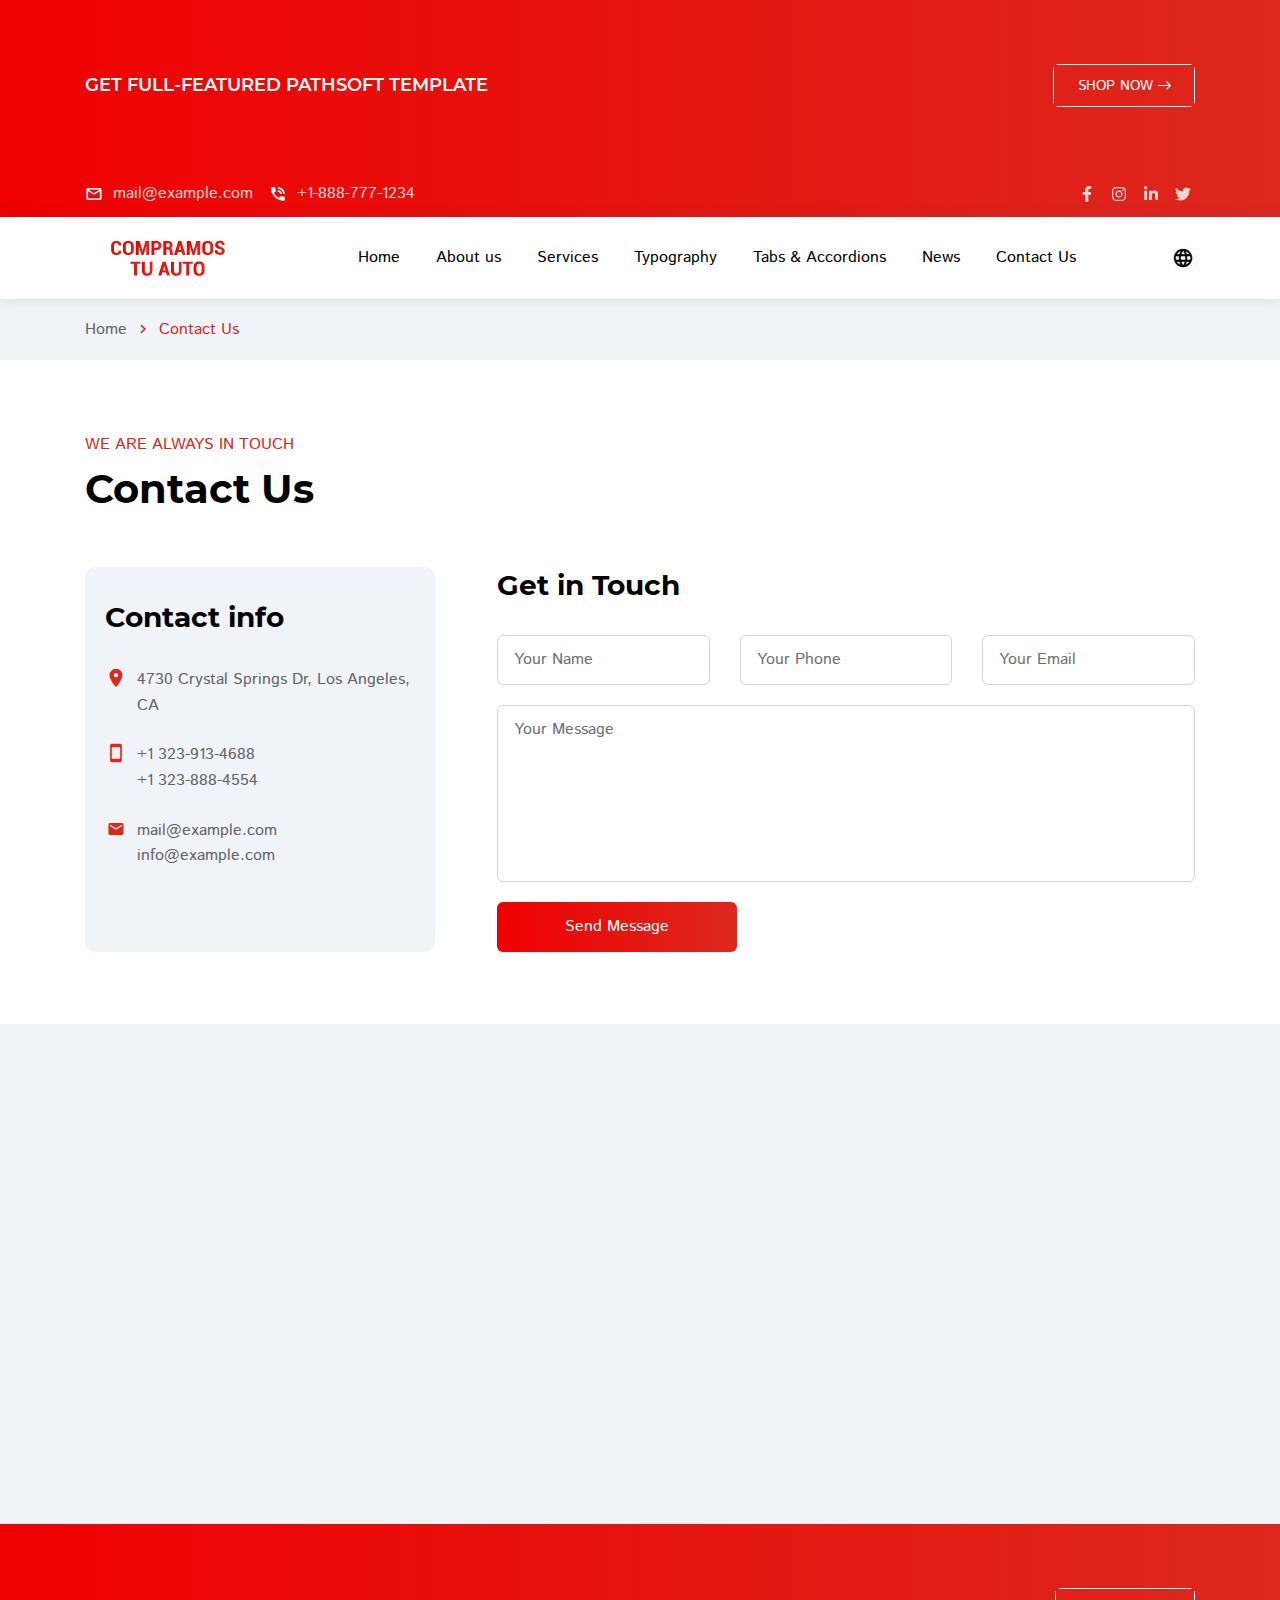
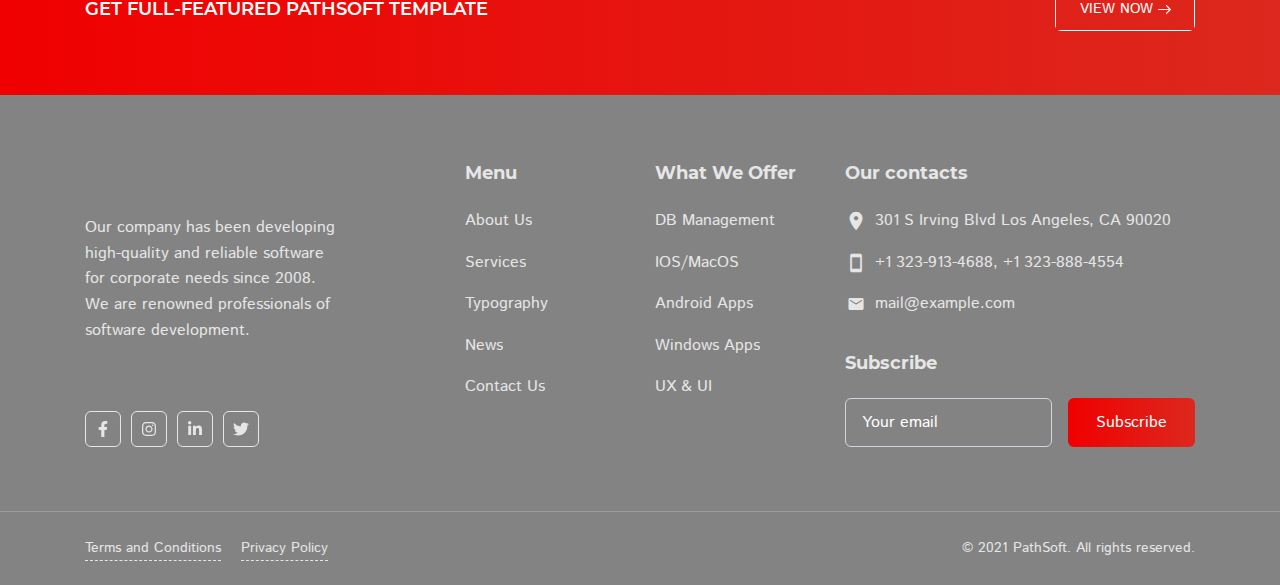
<file: contact-us.html>
<!DOCTYPE html><html lang="en">

<head>

    <meta charset="utf-8">

    <title>PathSoft - IT Solution for You Business</title>

    <meta name="description" content="Description">
    <meta http-equiv="X-UA-Compatible" content="IE=edge">
    <meta name="viewport" content="width=device-width, initial-scale=1, maximum-scale=2">
        
    <link rel="icon" href="assets/img/favicon/favicon.ico" type="image/x-icon"> 

    <link rel="stylesheet" href="assets/css/libs.css">
<link rel="stylesheet" href="assets/css/style.css">
    <link rel="preload" href="assets/fonts/istok-web-v15-latin/istok-web-v15-latin-regular.woff2" as="font" type="font/woff2" crossorigin>
<link rel="preload" href="assets/fonts/istok-web-v15-latin/istok-web-v15-latin-700.woff2" as="font" type="font/woff2" crossorigin>
<link rel="preload" href="assets/fonts/montserrat-v15-latin/montserrat-v15-latin-700.woff2" as="font" type="font/woff2" crossorigin>
<link rel="preload" href="assets/fonts/montserrat-v15-latin/montserrat-v15-latin-600.woff2" as="font" type="font/woff2" crossorigin>

<link rel="preload" href="assets/fonts/material-icons/material-icons.woff2" as="font" type="font/woff2" crossorigin>
<link rel="preload" href="assets/fonts/material-icons/material-icons-outlined.woff2" as="font" type="font/woff2" crossorigin>

</head>

<body>

	<main class="main">
		
		<div class="main-inner">

			<!-- Begin mobile main menu -->
<nav class="mmm">
    <div class="mmm-content">
        <ul class="mmm-list">
            <li><a href="index.html">Home</a></li>
            <li><a href="about-us.html">About us</a></li>
            <li><a href="services.html">Services</a></li>
            <li><a href="typography.html">Typography</a></li>
            <li><a href="tabs-and-accordions.html">Tabs & Accordions</a></li>
            <li><a href="news.html">News</a></li>
            <li><a href="contact-us.html">Contact Us</a></li>
        </ul>
    </div>
    <div class="mmm-footer">
        <ul class="mmm-lang">
            <li class="active"><a href="#!"><span>En</span></a></li>
            <li><a href="#!"><span>Sp</span></a></li>
            <li><a href="#!"><span>It</span></a></li>
            <li><a href="#!"><span>Uk</span></a></li>
            <li><a href="#!"><span>Ru</span></a></li>
        </ul>
    </div>
</nav><!-- End mobile main menu -->

<a class="bff d-none d-md-block" href="https://www.templatemonster.com/website-templates/pathsoft-it-solutions-for-your-business-services-website-template-83414.html">
    <div class="container">
        <div class="row">
            <div class="col">
                <div class="bff-container">
                    <p>Get Full-Featured PathSoft Template</p>
                    <div class="btn btn-border btn-small">
                        <span>SHOP NOW</span>
                        <svg class="btn-icon-right" viewBox="0 0 13 9" width="13" height="9"><use xlink:href="assets/img/sprite.svg#arrow-right"></use></svg>
                    </div>
                </div>
            </div>
        </div>
    </div>
</a>

<!-- Begin header -->
<header class="header">
    <!-- Begin header top -->
    <nav class="header-top">
        <div class="container">
            <div class="row align-items-center justify-content-between">
                <div class="col-auto">
                    <!-- Begin header top info -->
                    <ul class="header-top-info">
                        <li>
                            <a href="mailto:mail@example.com">
                                <i class="material-icons md-18">mail_outline</i>
                                <span>mail@example.com</span>
                            </a>
                        </li>
                        <li>
                            <a href="mailto:mail@example.com" class="formingHrefTel">
                                <i class="material-icons md-18">phone_in_talk</i>
                                <span>+1-888-777-1234</span>
                            </a>
                        </li>
                    </ul><!-- Ennd header top info -->
                </div>
                <div class="col-auto">
                    <div class="header-top-links">
                        <!-- Begin social links -->
                        <ul class="social-links">
                            <li>
                                <a href="#!" title="Facebook">
                                    <svg viewBox="0 0 320 512"><use xlink:href="assets/img/sprite.svg#facebook-icon"></use></svg>
                                </a>
                            </li>
                            <li>
                                <a href="#!" title="Instagram">
                                    <svg viewBox="0 0 448 512"><use xlink:href="assets/img/sprite.svg#instagram-icon"></use></svg>
                                </a>
                            </li>
                            <li>
                                <a href="#!" title="LinkedIn">
                                    <svg viewBox="0 0 448 512"><use xlink:href="assets/img/sprite.svg#linkedin-icon"></use></svg>
                                </a>
                            </li>
                            <li>
                                <a href="#!" title="Twitter">
                                    <svg viewBox="0 0 512 512"><use xlink:href="assets/img/sprite.svg#twitter-icon"></use></svg>
                                </a>
                            </li>
                        </ul><!-- End social links -->
                    </div>
                </div>
            </div>
        </div>
    </nav><!-- End header top -->
    <!-- Begin header fixed -->
    <nav class="header-fixed">
        <div class="container">
            <div class="row flex-nowrap align-items-center justify-content-between">
                <div class="col-auto d-block d-lg-none header-fixed-col">
                    <div class="main-mnu-btn">
                        <span class="bar bar-1"></span>
                        <span class="bar bar-2"></span>
                        <span class="bar bar-3"></span>
                        <span class="bar bar-4"></span>
                    </div>
                </div>
                <div class="col-auto header-fixed-col">
                    <!-- Begin logo -->
                    <a href="/" class="logo" title="PathSoft">
                        <img src="assets/img/logo.svg" width="115" height="36" alt="PathSoft">
                    </a><!-- End logo -->
                </div>
                <div class="col-auto header-fixed-col d-none d-lg-block col-static">
                    <!-- Begin main menu -->
<nav class="main-mnu">
    <ul class="main-mnu-list">
        <li><a href="index.html" data-title="Home"><span>Home</span></a></li>
        <li><a href="about-us.html" data-title="About us"><span>About us</span></a></li>
        <li><a href="services.html" data-title="Services"><span>Services</span></a></li>
        <li><a href="typography.html" data-title="Typography"><span>Typography</span></a></li>
        <li><a href="tabs-and-accordions.html" data-title="Tabs & Accordions"><span>Tabs & Accordions</span></a></li>
        <li><a href="news.html" data-title="News"><span>News</span></a></li>
        <li><a href="contact-us.html" data-title="Contact Us"><span>Contact Us</span></a></li>
    </ul>
</nav><!-- End main menu -->
                </div>
                <div class="col-auto header-fixed-col col-static">
                    <!-- Begin header actions -->
                    <ul class="header-actions">
                        <!-- Begin header languarge -->
                        <li class="d-none d-lg-block">
                            <div class="header-lang">
                                <div class="header-lang-current"><i class="material-icons md-22">language</i></div>
                                <ul class="header-lang-list">
                                    <li class="active"><a href="#!" class="hover-link" data-lang="En" data-title="English"><span>English</span></a></li>
                                    <li><a href="#!" class="hover-link" data-lang="Sp" data-title="Spanish"><span>Spanish</span></a></li>
                                    <li><a href="#!" class="hover-link" data-lang="It" data-title="Italian"><span>Italian</span></a></li>
                                    <li><a href="#!" class="hover-link" data-lang="Uk" data-title="Ukraine"><span>Ukraine</span></a></li>
                                    <li><a href="#!" class="hover-link" data-lang="Ru" data-title="Russian"><span>Russian</span></a></li>
                                </ul>
                            </div>
                        </li><!-- End header languarge -->
                        <!-- Begin header navbar -->
                        <li class="d-block d-lg-none">
                            <div class="header-navbar">
                                <div class="header-navbar-btn">
                                    <i class="material-icons md-24">more_vert</i>
                                </div>
                                <ul class="header-navbar-content">
                                    <li>
                                        <a href="mailto:mail@example.com">
                                            <i class="material-icons md-20">mail_outline</i>
                                            <span>mail@example.com</span>
                                        </a>
                                    </li>
                                    <li>
                                        <a href="mailto:mail@example.com" class="formingHrefTel">
                                            <i class="material-icons md-20">support_agent</i>
                                            <span>1-888-777-1234</span>
                                        </a>
                                    </li>
                                    <li>
                                        <!-- Begin social links -->
                                        <ul class="social-links">
                                            <li>
                                                <a href="#!" title="Facebook">
                                                    <svg viewBox="0 0 320 512"><use xlink:href="assets/img/sprite.svg#facebook-icon"></use></svg>
                                                </a>
                                            </li>
                                            <li>
                                                <a href="#!" title="Instagram">
                                                    <svg viewBox="0 0 448 512"><use xlink:href="assets/img/sprite.svg#instagram-icon"></use></svg>
                                                </a>
                                            </li>
                                            <li>
                                                <a href="#!" title="LinkedIn">
                                                    <svg viewBox="0 0 448 512"><use xlink:href="assets/img/sprite.svg#linkedin-icon"></use></svg>
                                                </a>
                                            </li>
                                            <li>
                                                <a href="#!" title="Twitter">
                                                    <svg viewBox="0 0 512 512"><use xlink:href="assets/img/sprite.svg#twitter-icon"></use></svg>
                                                </a>
                                            </li>
                                        </ul><!-- End social links -->
                                    </li>
                                </ul>
                            </div>
                        </li><!-- End header navbar -->
                    </ul><!-- End header actions -->
                </div>
            </div>
        </div>
    </nav><!-- End header fixed -->
</header><!-- End header -->

			<!-- Begin bread crumbs -->
			<nav class="bread-crumbs">
				<div class="container">
					<div class="row">
						<div class="col-12">
							<ul class="bread-crumbs-list">
								<li>
									<a href="index.html">Home</a>
									<i class="material-icons md-18">chevron_right</i>
								</li>
								<li><a href="#!">Contact Us</a></li>
							</ul>
						</div>
					</div>
				</div>
			</nav><!-- End bread crumbs -->

			<div class="section">
				<div class="container">
					<div class="row content-items">
						<div class="col-12">
							<div class="section-heading">
								<div class="section-subheading">we are always in touch</div>
								<h1>Contact Us</h1>
							</div>
						</div>
						<div class="col-xl-4 col-md-5 content-item">
							<div class="contact-info section-bgc">
								<h3>Contact info</h3>
								<ul class="contact-list">
									<li>
										<i class="material-icons md-22">location_on</i>
										<div class="footer-contact-info">
											<a href="https://www.google.com/maps/place/4730+Crystal+Springs+Dr,+Los+Angeles,+CA+90027,+%D0%A1%D0%A8%D0%90/data=!4m2!3m1!1s0x80c2c08ea296b841:0x5030fc6064b8e8d1?sa=X&ved=2ahUKEwijmtvUqZvjAhXjkIsKHYNsDswQ8gEwAHoECAkQAQ">
												4730 Crystal Springs Dr, Los Angeles, CA
											</a>
										</div>
									</li>
									<li>
										<i class="material-icons md-22 footer-contact-tel">smartphone</i>
										<div class="footer-contact-info">
											<a href="tel:+13239134688" class="formingHrefTel">+1 323-913-4688</a>
											<a href="tel:+13238884554" class="formingHrefTel">+1 323-888-4554</a>
										</div>
									</li>
									<li>
										<i class="material-icons md-22 footer-contact-email">email</i>
										<div class="footer-contact-info">
											<a href="mailto:mail@example.com">mail@example.com</a>
											<a href="mailto:info@example.com">info@example.com</a>
										</div>
									</li>
								</ul>
							</div>
						</div>
						<div class="col-xl-8 col-md-7 content-item">
							<form action="#!" method="post" class="contact-form contact-form-padding">
								<!-- Begin hidden Field for send form -->
								<input type="hidden" name="form_subject" value="Contact form">
								<!-- End hidden Field for send form -->
								<div class="row gutters-default">
									<div class="col-12">
										<h3>Get in Touch</h3>
									</div>
									<div class="col-xl-4 col-sm-6 col-12">
										<div class="form-field">
											<label for="contact-name" class="form-field-label">Your Name</label>
											<input type="text" class="form-field-input" name="ContactName" value="" autocomplete="off" required="required" id="contact-name">
										</div>
									</div>
									<div class="col-xl-4 col-sm-6 col-12">
										<div class="form-field">
											<label for="contact-phone" class="form-field-label">Your Phone</label>
											<input type="tel" class="form-field-input mask-phone" name="ContactPhone" value="" autocomplete="off" required="required" id="contact-phone">
										</div>
									</div>
									<div class="col-xl-4 col-12">
										<div class="form-field">
											<label for="contact-email" class="form-field-label">Your Email</label>
											<input type="email" class="form-field-input" name="ContactEmail" value="" autocomplete="off" required="required" id="contact-email">
										</div>
									</div>
									<div class="col-12">
										<div class="form-field">
											<label for="contact-message" class="form-field-label">Your Message</label>
											<textarea name="ContactMessage" class="form-field-input" id="contact-message" cols="30" rows="6"></textarea>
										</div>
									</div>
									<div class="col-12">
										<div class="form-btn">
											<button type="submit" class="btn btn-w240 ripple"><span>Send Message</span></button>
										</div>
									</div>
								</div>
							</form>
						</div>
					</div>
				</div>
			</div>

			<!-- Begin map -->
			<div class="map">
				<iframe class="lazy" data-src="#"></iframe>
			</div><!-- End map -->

		</div>

		<a class="bff d-none d-md-block" href="#">
    <div class="container">
        <div class="row">
            <div class="col">
                <div class="bff-container">
                    <p>Get Full-Featured PathSoft Template</p>
                    <div class="btn btn-border btn-small">
                        <span>VIEW NOW</span>
                        <svg class="btn-icon-right" viewBox="0 0 13 9" width="13" height="9"><use xlink:href="assets/img/sprite.svg#arrow-right"></use></svg>
                    </div>
                </div>
            </div>
        </div>
    </div>
</a>

<!-- Begin footer -->
<footer class="footer">
    <div class="footer-main">
        <div class="container">
            <div class="row items">
                <div class="col-xl-3 col-lg-3 col-md-5 col-12 item">
                    <!-- Begin company info -->
                    <div class="footer-company-info">
                        <div class="footer-company-top">
                            <a href="/" class="logo" title="PathSoft">
                                <img data-src="assets/img/logo-white.svg" width="115" height="36" class="lazy" src="[data-uri]" alt="PathSoft">
                            </a>
                            <div class="footer-company-desc">
                                <p>Our company has been developing high-quality and reliable software for corporate needs since 2008. We are renowned professionals of software development.</p>
                            </div>
                        </div>
                        <ul class="footer-social-links">
                            <li>
                                <a href="#!" title="Facebook">
                                    <svg viewBox="0 0 320 512">
                                        <use xlink:href="assets/img/sprite.svg#facebook-icon"></use>
                                    </svg>
                                </a>
                            </li>
                            <li>
                                <a href="#!" title="Instagram">
                                    <svg viewBox="0 0 448 512">
                                        <use xlink:href="assets/img/sprite.svg#instagram-icon"></use>
                                    </svg>
                                </a>
                            </li>
                            <li>
                                <a href="#!" title="LinkedIn">
                                    <svg viewBox="0 0 448 512">
                                        <use xlink:href="assets/img/sprite.svg#linkedin-icon"></use>
                                    </svg>
                                </a>
                            </li>
                            <li>
                                <a href="#!" title="Twitter">
                                    <svg viewBox="0 0 512 512">
                                        <use xlink:href="assets/img/sprite.svg#twitter-icon"></use>
                                    </svg>
                                </a>
                            </li>
                        </ul>
                    </div>
                    <!-- End company info -->
                </div>
                <div class="col-xl-2 offset-xl-1 col-md-3 col-5 col-lg-2 item">
                    <div class="footer-item">
                        <p class="footer-item-heading">Menu</p>
                        <nav class="footer-nav">
                            <ul class="footer-mnu">
                                <li><a href="about-us.html" class="hover-link" data-title="About Us"><span>About Us</span></a></li>
                                <li><a href="services.html" class="hover-link" data-title="Services"><span>Services</span></a></li>
                                <li><a href="typography.html" data-title="Typography"><span>Typography</span></a></li>
                                <li><a href="news.html" class="hover-link" data-title="News"><span>News</span></a></li>
                                <li><a href="contact-us.html" class="hover-link" data-title="Contact Us"><span>Contact Us</span></a></li>
                            </ul>
                        </nav>
                    </div>
                </div>
                <div class="col-xl-2 col-lg-3 col-md-3 col-7 item">
                    <div class="footer-item">
                        <p class="footer-item-heading">What We Offer</p>
                        <nav class="footer-nav">
                            <ul class="footer-mnu">
                                <li><a href="#!" class="hover-link" data-title="DB Management"><span>DB Management</span></a></li>
                                <li><a href="#!" class="hover-link" data-title="IOS/MacOS"><span>IOS/MacOS</span></a></li>
                                <li><a href="#!" class="hover-link" data-title="Android Apps"><span>Android Apps</span></a></li>
                                <li><a href="#!" class="hover-link" data-title="Windows Apps"><span>Windows Apps</span></a></li>
                                <li><a href="#!" class="hover-link" data-title="UX & UI"><span>UX & UI</span></a></li>
                            </ul>
                        </nav>
                    </div>
                </div>
                <div class="col-xs-4 col-lg-4 col-12 item">
                    <div class="footer-item">
                        <p class="footer-item-heading">Our contacts</p>
                        <ul class="footer-contacts">
                            <li>
                                <i class="material-icons md-22">location_on</i>
                                <div class="footer-contact-info">
                                    301 S Irving Blvd Los Angeles, CA 90020
                                </div>
                            </li>
                            <li>
                                <i class="material-icons md-22 footer-contact-tel">smartphone</i>
                                <div class="footer-contact-info">
                                    <a href="#!" class="formingHrefTel">+1 323-913-4688</a>, <a href="#!" class="formingHrefTel">+1 323-888-4554</a>
                                </div>
                            </li>
                            <li>
                                <i class="material-icons md-22 footer-contact-email">email</i>
                                <div class="footer-contact-info">
                                    <a href="mailto:mail@example.com">mail@example.com</a>
                                </div>
                            </li>
                        </ul>
                    </div>
                    <div class="footer-item">
                        <p class="footer-item-heading">Subscribe</p>
                        <form action="#!" method="post" class="footer-subscribe">
                            <div class="form-field">
                                <label for="subscribe-email" class="form-field-label">Your email</label>
                                <input type="email" class="form-field-input" name="Subscribe_email" value="" autocomplete="off" required="required" id="subscribe-email">
                            </div>
                            <div class="form-btn">
                                <button type="submit" class="btn ripple"><span>Subscribe</span></button>
                            </div>
                        </form>
                    </div>
                </div>
            </div>
        </div>
    </div>
    <div class="footer-bottom">
        <div class="container">
            <div class="row justify-content-between items">
                <div class="col-md-auto col-12 item">
                    <nav class="footer-links">
                        <ul>
                            <li><a href="terms-and-conditions.html">Terms and Conditions</a></li>
                            <li><a href="privacy-policy.html">Privacy Policy</a></li>
                        </ul>
                    </nav>
                </div>
                <div class="col-md-auto col-12 item">
                    <div class="copyright">© 2021 PathSoft. All rights reserved.</div>
                </div>
            </div>
        </div>
    </div>
</footer><!-- End footer -->

	</main><!-- End main -->

	<script src="assets/libs/jquery/jquery.min.js"></script>
<script src="assets/libs/lozad/lozad.min.js"></script>
<script src="assets/libs/device/device.js"></script>
<script src="assets/libs/ScrollToFixed/jquery-scrolltofixed-min.js"></script>
<script src="assets/libs/spincrement/jquery.spincrement.min.js"></script>
<script src="assets/libs/jquery-validation-1.19.3/jquery.validate.min.js"></script>
<script src="assets/js/custom.js"></script>

</body>
</html>
</file>
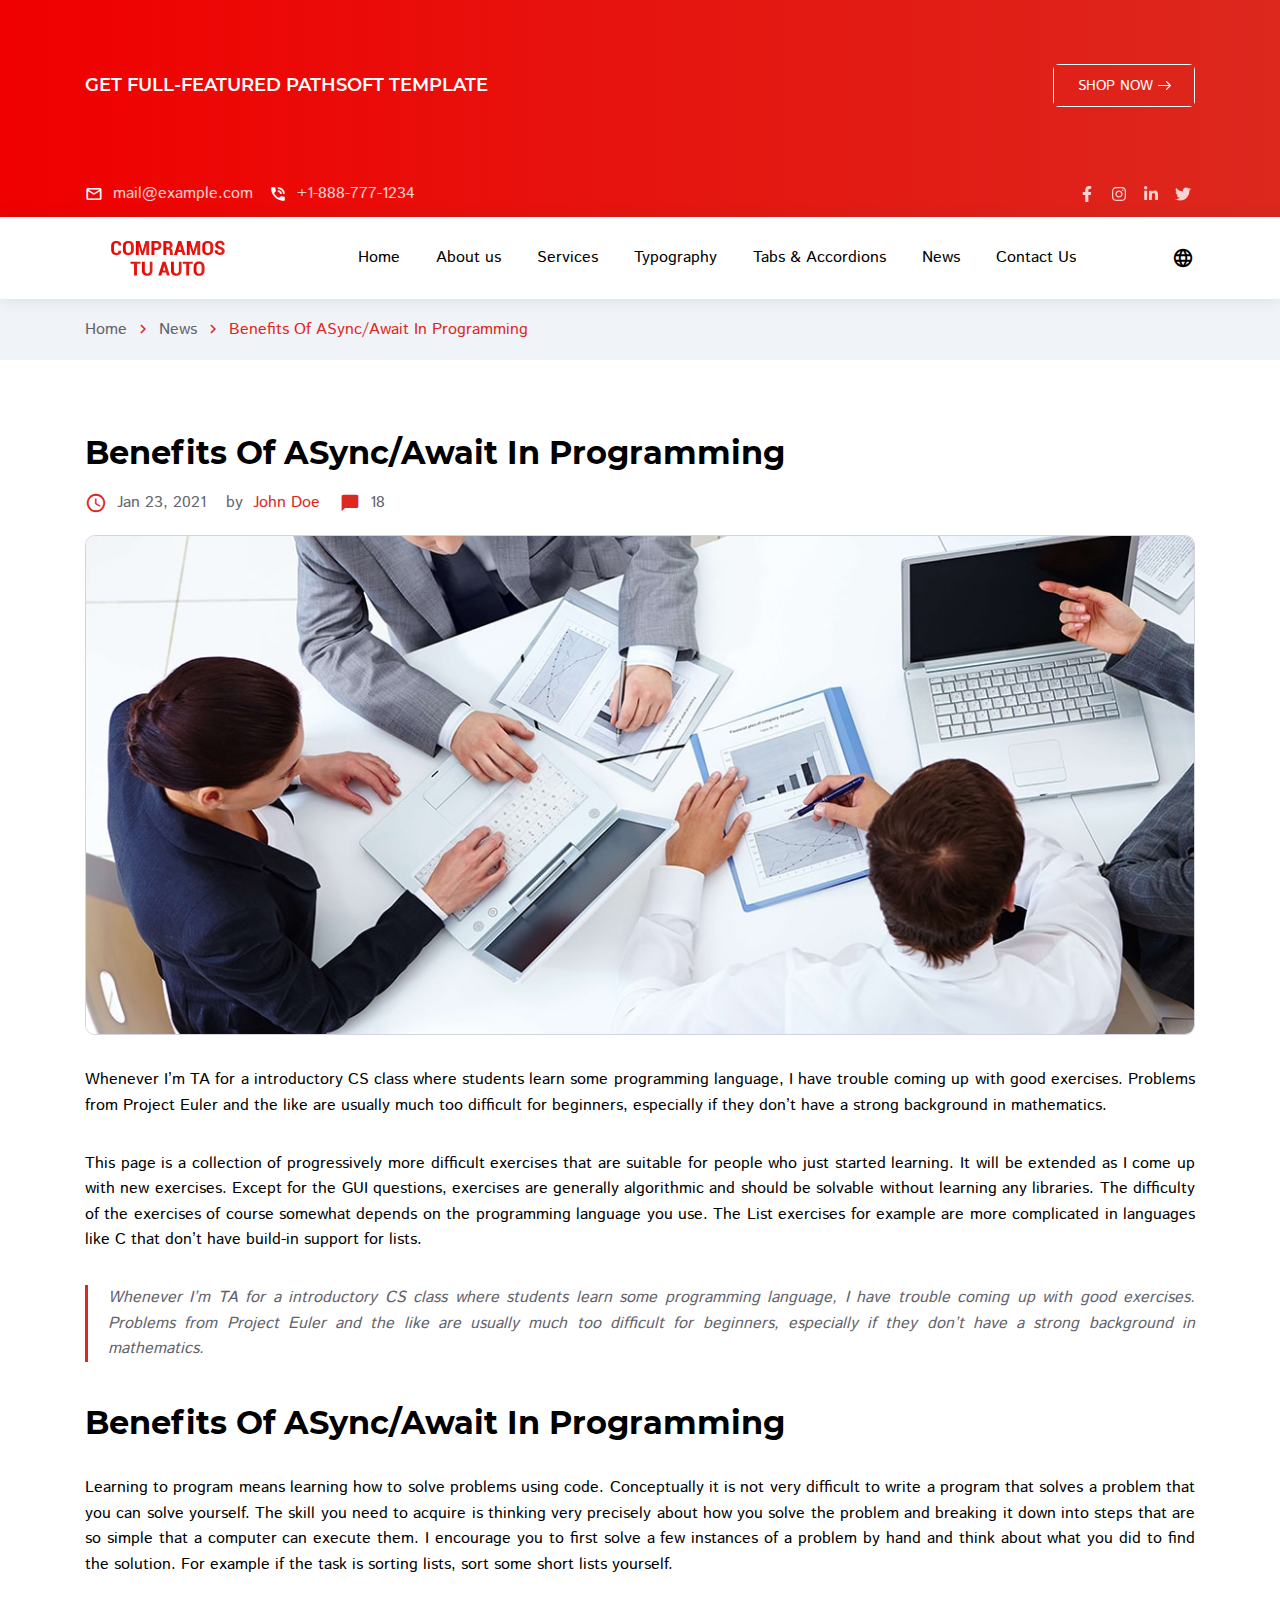
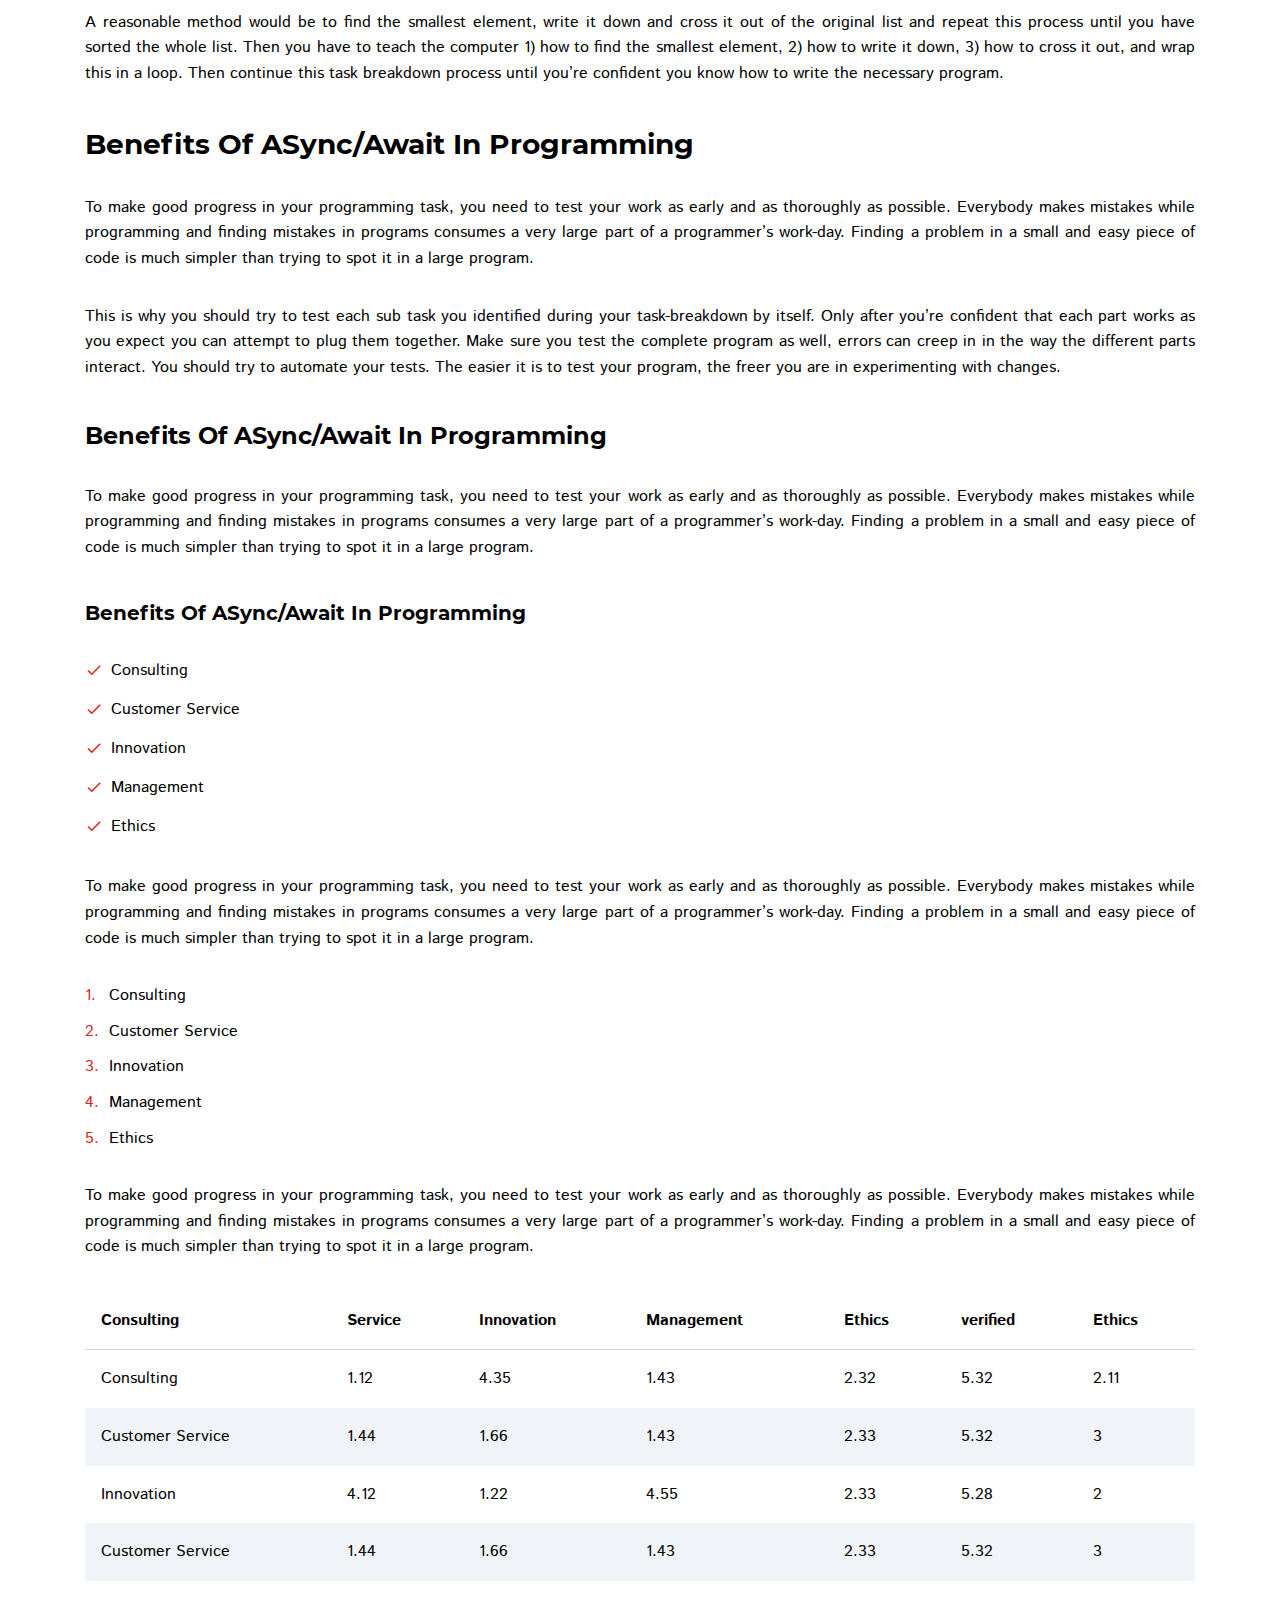
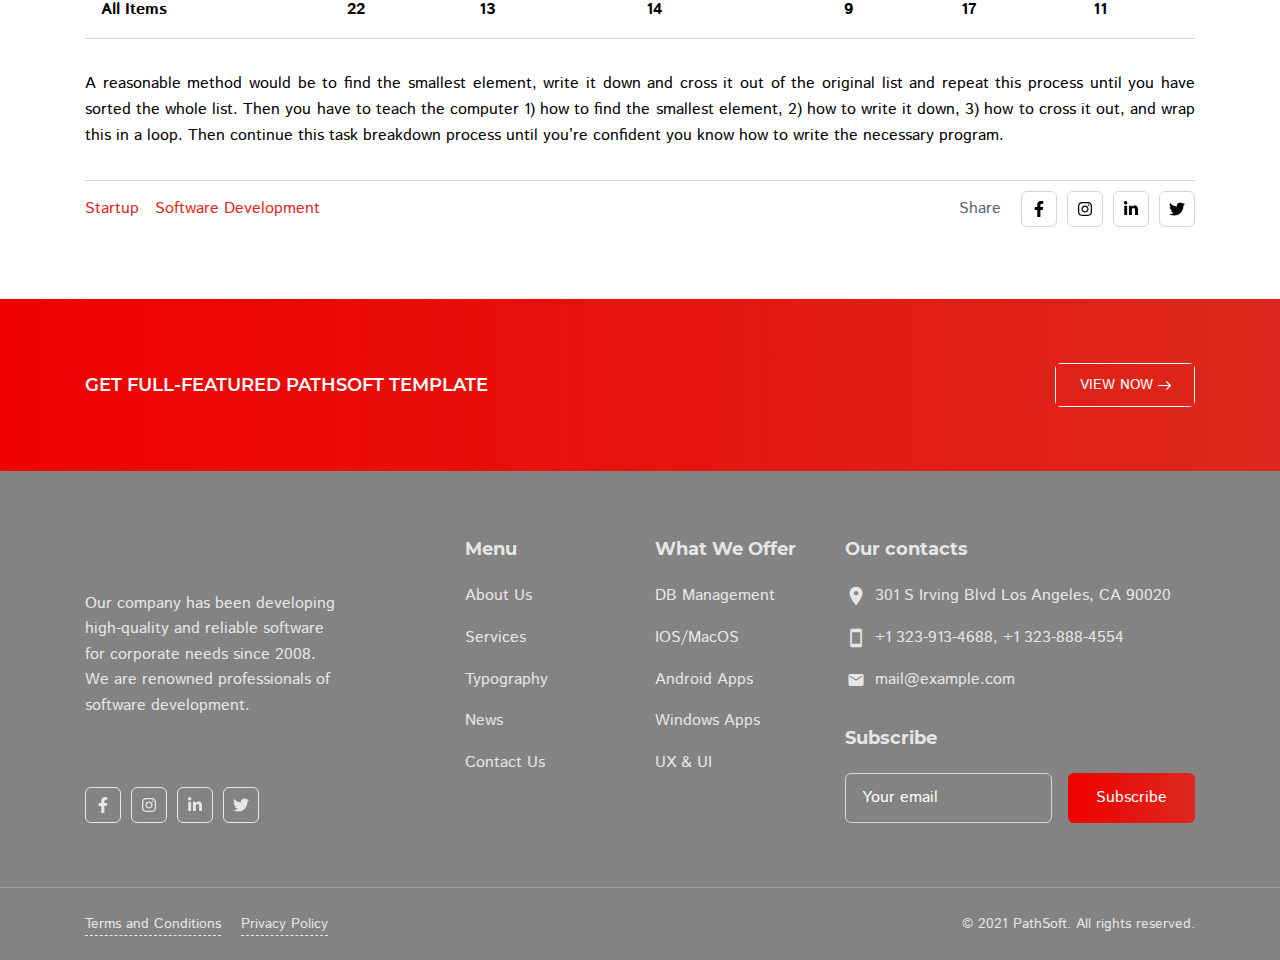
<file: news-post.html>
<!DOCTYPE html><html lang="en">

<head>

    <meta charset="utf-8">

    <title>PathSoft - IT Solution for You Business</title>

    <meta name="description" content="Description">
    <meta http-equiv="X-UA-Compatible" content="IE=edge">
    <meta name="viewport" content="width=device-width, initial-scale=1, maximum-scale=2">
        
    <link rel="icon" href="assets/img/favicon/favicon.ico" type="image/x-icon"> 

    <link rel="stylesheet" href="assets/css/libs.css">
<link rel="stylesheet" href="assets/css/style.css">
    <link rel="preload" href="assets/fonts/istok-web-v15-latin/istok-web-v15-latin-regular.woff2" as="font" type="font/woff2" crossorigin>
<link rel="preload" href="assets/fonts/istok-web-v15-latin/istok-web-v15-latin-700.woff2" as="font" type="font/woff2" crossorigin>
<link rel="preload" href="assets/fonts/montserrat-v15-latin/montserrat-v15-latin-700.woff2" as="font" type="font/woff2" crossorigin>
<link rel="preload" href="assets/fonts/montserrat-v15-latin/montserrat-v15-latin-600.woff2" as="font" type="font/woff2" crossorigin>

<link rel="preload" href="assets/fonts/material-icons/material-icons.woff2" as="font" type="font/woff2" crossorigin>
<link rel="preload" href="assets/fonts/material-icons/material-icons-outlined.woff2" as="font" type="font/woff2" crossorigin>

</head>

<body>

	<main class="main">
		
		<div class="main-inner">

			<!-- Begin mobile main menu -->
<nav class="mmm">
    <div class="mmm-content">
        <ul class="mmm-list">
            <li><a href="index.html">Home</a></li>
            <li><a href="about-us.html">About us</a></li>
            <li><a href="services.html">Services</a></li>
            <li><a href="typography.html">Typography</a></li>
            <li><a href="tabs-and-accordions.html">Tabs & Accordions</a></li>
            <li><a href="news.html">News</a></li>
            <li><a href="contact-us.html">Contact Us</a></li>
        </ul>
    </div>
    <div class="mmm-footer">
        <ul class="mmm-lang">
            <li class="active"><a href="#!"><span>En</span></a></li>
            <li><a href="#!"><span>Sp</span></a></li>
            <li><a href="#!"><span>It</span></a></li>
            <li><a href="#!"><span>Uk</span></a></li>
            <li><a href="#!"><span>Ru</span></a></li>
        </ul>
    </div>
</nav><!-- End mobile main menu -->

<a class="bff d-none d-md-block" href="https://www.templatemonster.com/website-templates/pathsoft-it-solutions-for-your-business-services-website-template-83414.html">
    <div class="container">
        <div class="row">
            <div class="col">
                <div class="bff-container">
                    <p>Get Full-Featured PathSoft Template</p>
                    <div class="btn btn-border btn-small">
                        <span>SHOP NOW</span>
                        <svg class="btn-icon-right" viewBox="0 0 13 9" width="13" height="9"><use xlink:href="assets/img/sprite.svg#arrow-right"></use></svg>
                    </div>
                </div>
            </div>
        </div>
    </div>
</a>

<!-- Begin header -->
<header class="header">
    <!-- Begin header top -->
    <nav class="header-top">
        <div class="container">
            <div class="row align-items-center justify-content-between">
                <div class="col-auto">
                    <!-- Begin header top info -->
                    <ul class="header-top-info">
                        <li>
                            <a href="mailto:mail@example.com">
                                <i class="material-icons md-18">mail_outline</i>
                                <span>mail@example.com</span>
                            </a>
                        </li>
                        <li>
                            <a href="mailto:mail@example.com" class="formingHrefTel">
                                <i class="material-icons md-18">phone_in_talk</i>
                                <span>+1-888-777-1234</span>
                            </a>
                        </li>
                    </ul><!-- Ennd header top info -->
                </div>
                <div class="col-auto">
                    <div class="header-top-links">
                        <!-- Begin social links -->
                        <ul class="social-links">
                            <li>
                                <a href="#!" title="Facebook">
                                    <svg viewBox="0 0 320 512"><use xlink:href="assets/img/sprite.svg#facebook-icon"></use></svg>
                                </a>
                            </li>
                            <li>
                                <a href="#!" title="Instagram">
                                    <svg viewBox="0 0 448 512"><use xlink:href="assets/img/sprite.svg#instagram-icon"></use></svg>
                                </a>
                            </li>
                            <li>
                                <a href="#!" title="LinkedIn">
                                    <svg viewBox="0 0 448 512"><use xlink:href="assets/img/sprite.svg#linkedin-icon"></use></svg>
                                </a>
                            </li>
                            <li>
                                <a href="#!" title="Twitter">
                                    <svg viewBox="0 0 512 512"><use xlink:href="assets/img/sprite.svg#twitter-icon"></use></svg>
                                </a>
                            </li>
                        </ul><!-- End social links -->
                    </div>
                </div>
            </div>
        </div>
    </nav><!-- End header top -->
    <!-- Begin header fixed -->
    <nav class="header-fixed">
        <div class="container">
            <div class="row flex-nowrap align-items-center justify-content-between">
                <div class="col-auto d-block d-lg-none header-fixed-col">
                    <div class="main-mnu-btn">
                        <span class="bar bar-1"></span>
                        <span class="bar bar-2"></span>
                        <span class="bar bar-3"></span>
                        <span class="bar bar-4"></span>
                    </div>
                </div>
                <div class="col-auto header-fixed-col">
                    <!-- Begin logo -->
                    <a href="/" class="logo" title="PathSoft">
                        <img src="assets/img/logo.svg" width="115" height="36" alt="PathSoft">
                    </a><!-- End logo -->
                </div>
                <div class="col-auto header-fixed-col d-none d-lg-block col-static">
                    <!-- Begin main menu -->
<nav class="main-mnu">
    <ul class="main-mnu-list">
        <li><a href="index.html" data-title="Home"><span>Home</span></a></li>
        <li><a href="about-us.html" data-title="About us"><span>About us</span></a></li>
        <li><a href="services.html" data-title="Services"><span>Services</span></a></li>
        <li><a href="typography.html" data-title="Typography"><span>Typography</span></a></li>
        <li><a href="tabs-and-accordions.html" data-title="Tabs & Accordions"><span>Tabs & Accordions</span></a></li>
        <li><a href="news.html" data-title="News"><span>News</span></a></li>
        <li><a href="contact-us.html" data-title="Contact Us"><span>Contact Us</span></a></li>
    </ul>
</nav><!-- End main menu -->
                </div>
                <div class="col-auto header-fixed-col col-static">
                    <!-- Begin header actions -->
                    <ul class="header-actions">
                        <!-- Begin header languarge -->
                        <li class="d-none d-lg-block">
                            <div class="header-lang">
                                <div class="header-lang-current"><i class="material-icons md-22">language</i></div>
                                <ul class="header-lang-list">
                                    <li class="active"><a href="#!" class="hover-link" data-lang="En" data-title="English"><span>English</span></a></li>
                                    <li><a href="#!" class="hover-link" data-lang="Sp" data-title="Spanish"><span>Spanish</span></a></li>
                                    <li><a href="#!" class="hover-link" data-lang="It" data-title="Italian"><span>Italian</span></a></li>
                                    <li><a href="#!" class="hover-link" data-lang="Uk" data-title="Ukraine"><span>Ukraine</span></a></li>
                                    <li><a href="#!" class="hover-link" data-lang="Ru" data-title="Russian"><span>Russian</span></a></li>
                                </ul>
                            </div>
                        </li><!-- End header languarge -->
                        <!-- Begin header navbar -->
                        <li class="d-block d-lg-none">
                            <div class="header-navbar">
                                <div class="header-navbar-btn">
                                    <i class="material-icons md-24">more_vert</i>
                                </div>
                                <ul class="header-navbar-content">
                                    <li>
                                        <a href="mailto:mail@example.com">
                                            <i class="material-icons md-20">mail_outline</i>
                                            <span>mail@example.com</span>
                                        </a>
                                    </li>
                                    <li>
                                        <a href="mailto:mail@example.com" class="formingHrefTel">
                                            <i class="material-icons md-20">support_agent</i>
                                            <span>1-888-777-1234</span>
                                        </a>
                                    </li>
                                    <li>
                                        <!-- Begin social links -->
                                        <ul class="social-links">
                                            <li>
                                                <a href="#!" title="Facebook">
                                                    <svg viewBox="0 0 320 512"><use xlink:href="assets/img/sprite.svg#facebook-icon"></use></svg>
                                                </a>
                                            </li>
                                            <li>
                                                <a href="#!" title="Instagram">
                                                    <svg viewBox="0 0 448 512"><use xlink:href="assets/img/sprite.svg#instagram-icon"></use></svg>
                                                </a>
                                            </li>
                                            <li>
                                                <a href="#!" title="LinkedIn">
                                                    <svg viewBox="0 0 448 512"><use xlink:href="assets/img/sprite.svg#linkedin-icon"></use></svg>
                                                </a>
                                            </li>
                                            <li>
                                                <a href="#!" title="Twitter">
                                                    <svg viewBox="0 0 512 512"><use xlink:href="assets/img/sprite.svg#twitter-icon"></use></svg>
                                                </a>
                                            </li>
                                        </ul><!-- End social links -->
                                    </li>
                                </ul>
                            </div>
                        </li><!-- End header navbar -->
                    </ul><!-- End header actions -->
                </div>
            </div>
        </div>
    </nav><!-- End header fixed -->
</header><!-- End header -->

			<!-- Begin bread crumbs -->
			<nav class="bread-crumbs">
				<div class="container">
					<div class="row">
						<div class="col-12">
							<ul class="bread-crumbs-list">
								<li><a href="index.html">Home</a><i class="material-icons md-18">chevron_right</i></li>
								<li><a href="news.html">News</a><i class="material-icons md-18">chevron_right</i></li>
								<li><a href="#!">Benefits Of ASync/Await In Programming</a></li>
							</ul>
						</div>
					</div>
				</div>
			</nav><!-- End bread crumbs -->

			<div class="section">
				<div class="container">
					<div class="row">
						<div class="col-12">
							<div class="news-post">
								<header class="news-post-header">
									<h1 class="news-post-title">Benefits Of ASync/Await In Programming</h1>
									<div class="news-post-meta">
										<div class="news-post-meta-item">
											<i class="material-icons md-22">access_time</i>
											<span>Jan 23, 2021</span>
										</div>
										<div class="news-post-meta-item">
											<span>by &nbsp;</span>
											<a href="#!">John Doe</a>
										</div>
										<div class="news-post-meta-item">
											<i class="material-icons md-20">chat_bubble</i>
											<span>18</span>
										</div>
									</div>
									<div class="news-post-img img-style">
										<img data-src="assets/img/news-post.jpg" class="lazy" src="[data-uri]" alt="">
									</div>
								</header>
								<article class="news-post-article content">
									<p>Whenever I’m TA for a introductory CS class where students learn some programming language, I have trouble coming up with good exercises. Problems from Project Euler and the like are usually much too difficult for beginners, especially if they don’t have a strong background in mathematics.</p>
									<p>This page is a collection of progressively more difficult exercises that are suitable for people who just started learning. It will be extended as I come up with new exercises. Except for the GUI questions, exercises are generally algorithmic and should be solvable without learning any libraries. The difficulty of the exercises of course somewhat depends on the programming language you use. The List exercises for example are more complicated in languages like C that don’t have build-in support for lists.</p>
									<blockquote>Whenever I’m TA for a introductory CS class where students learn some programming language, I have trouble coming up with good exercises. Problems from Project Euler and the like are usually much too difficult for beginners, especially if they don’t have a strong background in mathematics.</blockquote>
									<h2>Benefits Of ASync/Await In Programming</h2>
									<p>Learning to program means learning how to solve problems using code. Conceptually it is not very difficult to write a program that solves a problem that you can solve yourself. The skill you need to acquire is thinking very precisely about how you solve the problem and breaking it down into steps that are so simple that a computer can execute them. I encourage you to first solve a few instances of a problem by hand and think about what you did to find the solution. For example if the task is sorting lists, sort some short lists yourself.</p>
									<p>A reasonable method would be to find the smallest element, write it down and cross it out of the original list and repeat this process until you have sorted the whole list. Then you have to teach the computer 1) how to find the smallest element, 2) how to write it down, 3) how to cross it out, and wrap this in a loop. Then continue this task breakdown process until you’re confident you know how to write the necessary program.</p>
									<h3>Benefits Of ASync/Await In Programming</h3>
									<p>To make good progress in your programming task, you need to test your work as early and as thoroughly as possible. Everybody makes mistakes while programming and finding mistakes in programs consumes a very large part of a programmer’s work-day. Finding a problem in a small and easy piece of code is much simpler than trying to spot it in a large program. </p>
									<p>This is why you should try to test each sub task you identified during your task-breakdown by itself. Only after you’re confident that each part works as you expect you can attempt to plug them together. Make sure you test the complete program as well, errors can creep in in the way the different parts interact. You should try to automate your tests. The easier it is to test your program, the freer you are in experimenting with changes.</p>
									<h4>Benefits Of ASync/Await In Programming</h4>
									<p>To make good progress in your programming task, you need to test your work as early and as thoroughly as possible. Everybody makes mistakes while programming and finding mistakes in programs consumes a very large part of a programmer’s work-day. Finding a problem in a small and easy piece of code is much simpler than trying to spot it in a large program. </p>
									<h5>Benefits Of ASync/Await In Programming</h5>
									<ul>
										<li>Consulting</li>
										<li>Customer Service</li>
										<li>Innovation</li>
										<li>Management</li>
										<li>Ethics</li>
									</ul>
									<p>To make good progress in your programming task, you need to test your work as early and as thoroughly as possible. Everybody makes mistakes while programming and finding mistakes in programs consumes a very large part of a programmer’s work-day. Finding a problem in a small and easy piece of code is much simpler than trying to spot it in a large program. </p>
									<ol>
										<li>Consulting</li>
										<li>Customer Service</li>
										<li>Innovation</li>
										<li>Management</li>
										<li>Ethics</li>
									</ol>
									<p>To make good progress in your programming task, you need to test your work as early and as thoroughly as possible. Everybody makes mistakes while programming and finding mistakes in programs consumes a very large part of a programmer’s work-day. Finding a problem in a small and easy piece of code is much simpler than trying to spot it in a large program. </p>
									<table>
										<thead>
											<tr>
												<th>Consulting</th>
												<th>Service</th>
												<th>Innovation</th>
												<th>Management</th>
												<th>Ethics</th>
												<th>verified </th>
												<th>Ethics</th>
											</tr>
										</thead>
										<tbody>
											<tr>
												<td>Consulting</td>
												<td>1.12</td>
												<td>4.35</td>
												<td>1.43</td>
												<td>2.32</td>
												<td>5.32</td>
												<td>2.11</td>
											</tr>
											<tr>
												<td>Customer Service</td>
												<td>1.44</td>
												<td>1.66</td>
												<td>1.43</td>
												<td>2.33</td>
												<td>5.32</td>
												<td>3</td>
											</tr>
											<tr>
												<td>Innovation</td>
												<td>4.12</td>
												<td>1.22</td>
												<td>4.55</td>
												<td>2.33</td>
												<td>5.28</td>
												<td>2</td>
											</tr>
											<tr>
												<td>Customer Service</td>
												<td>1.44</td>
												<td>1.66</td>
												<td>1.43</td>
												<td>2.33</td>
												<td>5.32</td>
												<td>3</td>
											</tr>
										</tbody>
										<tfoot>
											<tr>
												<td>All Items</td>
												<td>22</td>
												<td>13</td>
												<td>14</td>
												<td>9</td>
												<td>17</td>
												<td>11</td>
											</tr>
										</tfoot>
									</table>
									<p>A reasonable method would be to find the smallest element, write it down and cross it out of the original list and repeat this process until you have sorted the whole list. Then you have to teach the computer 1) how to find the smallest element, 2) how to write it down, 3) how to cross it out, and wrap this in a loop. Then continue this task breakdown process until you’re confident you know how to write the necessary program.</p>
								</article>
								<footer class="news-post-footer">
									<div class="row align-items-center justify-content-between items">
										<div class="col-md col-12 item">
											<ul class="news-post-cat">
												<li><a href="#!">Startup</a></li>
												<li><a href="#!">Software Development</a></li>
											</ul>
										</div>
										<div class="col-md-auto col-12 item">
											<div class="news-post-share">
												<p class="news-post-share-title">Share</p>
												<ul class="page-social-links">
													<li>
														<a href="#!" title="Facebook">
															<svg viewBox="0 0 320 512">
																<use xlink:href="assets/img/sprite.svg#facebook-icon"></use>
															</svg>
														</a>
													</li>
													<li>
														<a href="#!" title="Instagram">
															<svg viewBox="0 0 448 512">
																<use xlink:href="assets/img/sprite.svg#instagram-icon"></use>
															</svg>
														</a>
													</li>
													<li>
														<a href="#!" title="LinkedIn">
															<svg viewBox="0 0 448 512">
																<use xlink:href="assets/img/sprite.svg#linkedin-icon"></use>
															</svg>
														</a>
													</li>
													<li>
														<a href="#!" title="Twitter">
															<svg viewBox="0 0 512 512">
																<use xlink:href="assets/img/sprite.svg#twitter-icon"></use>
															</svg>
														</a>
													</li>
												</ul>
											</div>
										</div>
									</div>
								</footer>
							</div>
						</div>
					</div>
				</div>
			</div>

		</div>

		<a class="bff d-none d-md-block" href="https://www.templatemonster.com/website-templates/pathsoft-it-solutions-for-your-business-services-website-template-83414.html">
    <div class="container">
        <div class="row">
            <div class="col">
                <div class="bff-container">
                    <p>Get Full-Featured PathSoft Template</p>
                    <div class="btn btn-border btn-small">
                        <span>VIEW NOW</span>
                        <svg class="btn-icon-right" viewBox="0 0 13 9" width="13" height="9"><use xlink:href="assets/img/sprite.svg#arrow-right"></use></svg>
                    </div>
                </div>
            </div>
        </div>
    </div>
</a>

<!-- Begin footer -->
<footer class="footer">
    <div class="footer-main">
        <div class="container">
            <div class="row items">
                <div class="col-xl-3 col-lg-3 col-md-5 col-12 item">
                    <!-- Begin company info -->
                    <div class="footer-company-info">
                        <div class="footer-company-top">
                            <a href="/" class="logo" title="PathSoft">
                                <img data-src="assets/img/logo-white.svg" width="115" height="36" class="lazy" src="[data-uri]" alt="PathSoft">
                            </a>
                            <div class="footer-company-desc">
                                <p>Our company has been developing high-quality and reliable software for corporate needs since 2008. We are renowned professionals of software development.</p>
                            </div>
                        </div>
                        <ul class="footer-social-links">
                            <li>
                                <a href="#!" title="Facebook">
                                    <svg viewBox="0 0 320 512">
                                        <use xlink:href="assets/img/sprite.svg#facebook-icon"></use>
                                    </svg>
                                </a>
                            </li>
                            <li>
                                <a href="#!" title="Instagram">
                                    <svg viewBox="0 0 448 512">
                                        <use xlink:href="assets/img/sprite.svg#instagram-icon"></use>
                                    </svg>
                                </a>
                            </li>
                            <li>
                                <a href="#!" title="LinkedIn">
                                    <svg viewBox="0 0 448 512">
                                        <use xlink:href="assets/img/sprite.svg#linkedin-icon"></use>
                                    </svg>
                                </a>
                            </li>
                            <li>
                                <a href="#!" title="Twitter">
                                    <svg viewBox="0 0 512 512">
                                        <use xlink:href="assets/img/sprite.svg#twitter-icon"></use>
                                    </svg>
                                </a>
                            </li>
                        </ul>
                    </div>
                    <!-- End company info -->
                </div>
                <div class="col-xl-2 offset-xl-1 col-md-3 col-5 col-lg-2 item">
                    <div class="footer-item">
                        <p class="footer-item-heading">Menu</p>
                        <nav class="footer-nav">
                            <ul class="footer-mnu">
                                <li><a href="about-us.html" class="hover-link" data-title="About Us"><span>About Us</span></a></li>
                                <li><a href="services.html" class="hover-link" data-title="Services"><span>Services</span></a></li>
                                <li><a href="typography.html" data-title="Typography"><span>Typography</span></a></li>
                                <li><a href="news.html" class="hover-link" data-title="News"><span>News</span></a></li>
                                <li><a href="contact-us.html" class="hover-link" data-title="Contact Us"><span>Contact Us</span></a></li>
                            </ul>
                        </nav>
                    </div>
                </div>
                <div class="col-xl-2 col-lg-3 col-md-3 col-7 item">
                    <div class="footer-item">
                        <p class="footer-item-heading">What We Offer</p>
                        <nav class="footer-nav">
                            <ul class="footer-mnu">
                                <li><a href="#!" class="hover-link" data-title="DB Management"><span>DB Management</span></a></li>
                                <li><a href="#!" class="hover-link" data-title="IOS/MacOS"><span>IOS/MacOS</span></a></li>
                                <li><a href="#!" class="hover-link" data-title="Android Apps"><span>Android Apps</span></a></li>
                                <li><a href="#!" class="hover-link" data-title="Windows Apps"><span>Windows Apps</span></a></li>
                                <li><a href="#!" class="hover-link" data-title="UX & UI"><span>UX & UI</span></a></li>
                            </ul>
                        </nav>
                    </div>
                </div>
                <div class="col-xs-4 col-lg-4 col-12 item">
                    <div class="footer-item">
                        <p class="footer-item-heading">Our contacts</p>
                        <ul class="footer-contacts">
                            <li>
                                <i class="material-icons md-22">location_on</i>
                                <div class="footer-contact-info">
                                    301 S Irving Blvd Los Angeles, CA 90020
                                </div>
                            </li>
                            <li>
                                <i class="material-icons md-22 footer-contact-tel">smartphone</i>
                                <div class="footer-contact-info">
                                    <a href="#!" class="formingHrefTel">+1 323-913-4688</a>, <a href="#!" class="formingHrefTel">+1 323-888-4554</a>
                                </div>
                            </li>
                            <li>
                                <i class="material-icons md-22 footer-contact-email">email</i>
                                <div class="footer-contact-info">
                                    <a href="mailto:mail@example.com">mail@example.com</a>
                                </div>
                            </li>
                        </ul>
                    </div>
                    <div class="footer-item">
                        <p class="footer-item-heading">Subscribe</p>
                        <form action="#!" method="post" class="footer-subscribe">
                            <div class="form-field">
                                <label for="subscribe-email" class="form-field-label">Your email</label>
                                <input type="email" class="form-field-input" name="Subscribe_email" value="" autocomplete="off" required="required" id="subscribe-email">
                            </div>
                            <div class="form-btn">
                                <button type="submit" class="btn ripple"><span>Subscribe</span></button>
                            </div>
                        </form>
                    </div>
                </div>
            </div>
        </div>
    </div>
    <div class="footer-bottom">
        <div class="container">
            <div class="row justify-content-between items">
                <div class="col-md-auto col-12 item">
                    <nav class="footer-links">
                        <ul>
                            <li><a href="terms-and-conditions.html">Terms and Conditions</a></li>
                            <li><a href="privacy-policy.html">Privacy Policy</a></li>
                        </ul>
                    </nav>
                </div>
                <div class="col-md-auto col-12 item">
                    <div class="copyright">© 2021 PathSoft. All rights reserved.</div>
                </div>
            </div>
        </div>
    </div>
</footer><!-- End footer -->

	</main><!-- End main -->

	<script src="assets/libs/jquery/jquery.min.js"></script>
<script src="assets/libs/lozad/lozad.min.js"></script>
<script src="assets/libs/device/device.js"></script>
<script src="assets/libs/ScrollToFixed/jquery-scrolltofixed-min.js"></script>
<script src="assets/libs/spincrement/jquery.spincrement.min.js"></script>
<script src="assets/libs/jquery-validation-1.19.3/jquery.validate.min.js"></script>
<script src="assets/js/custom.js"></script>
	
</body>
</html>
</file>
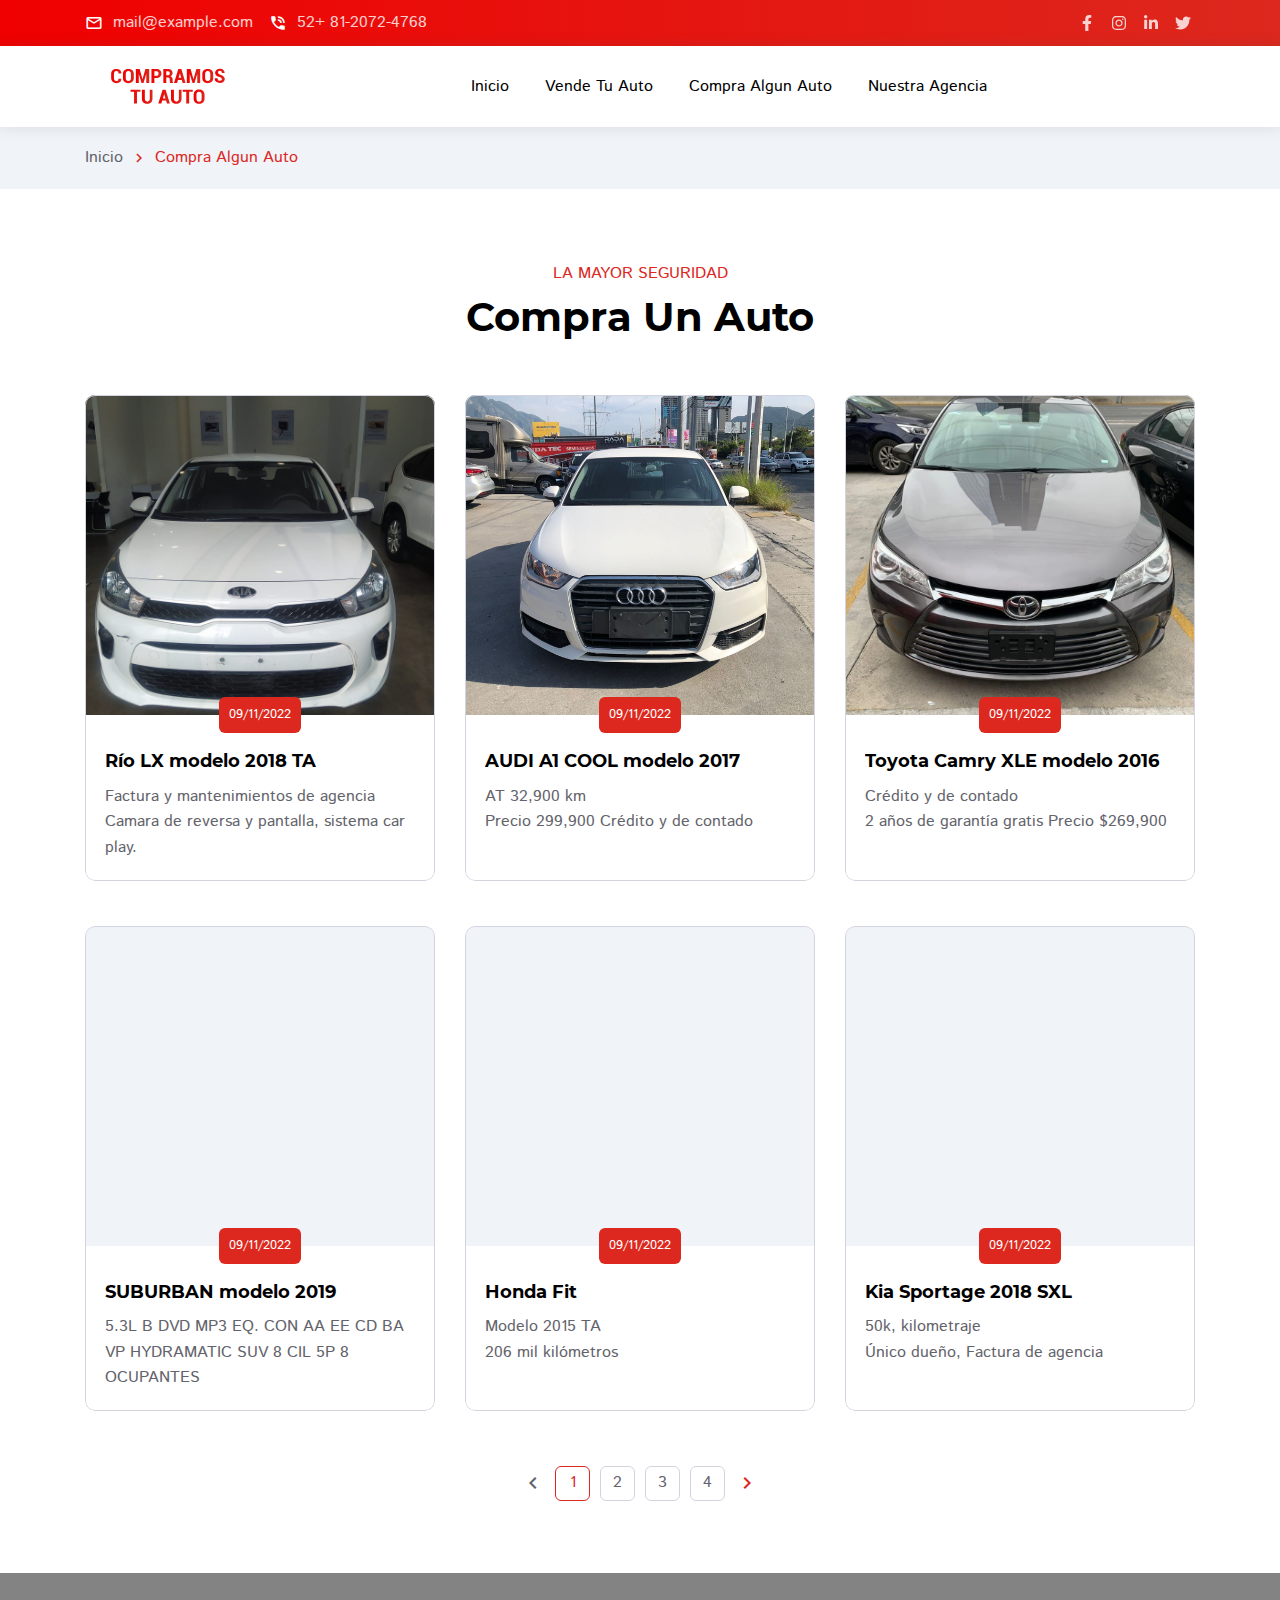
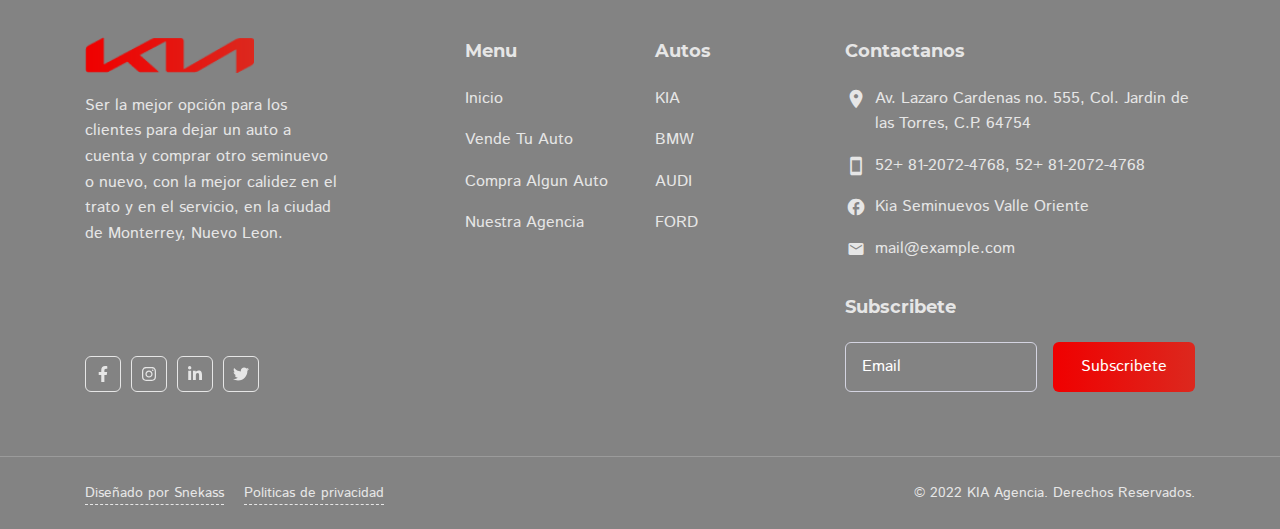
<file: news.html>
<!DOCTYPE html><html lang="en">

<head>

    <meta charset="utf-8">

    <title>KIA - Compra Algun Auto</title>

    <meta name="description" content="Description">
    <meta http-equiv="X-UA-Compatible" content="IE=edge">
    <meta name="viewport" content="width=device-width, initial-scale=1, maximum-scale=2">
        
    <link rel="icon" href="assets/img/favicon/favicon.png" type="image/x-icon"> 

    <link rel="stylesheet" href="assets/css/libs.css">
<link rel="stylesheet" href="assets/css/style.css">
    <link rel="preload" href="assets/fonts/istok-web-v15-latin/istok-web-v15-latin-regular.woff2" as="font" type="font/woff2" crossorigin>
<link rel="preload" href="assets/fonts/istok-web-v15-latin/istok-web-v15-latin-700.woff2" as="font" type="font/woff2" crossorigin>
<link rel="preload" href="assets/fonts/montserrat-v15-latin/montserrat-v15-latin-700.woff2" as="font" type="font/woff2" crossorigin>
<link rel="preload" href="assets/fonts/montserrat-v15-latin/montserrat-v15-latin-600.woff2" as="font" type="font/woff2" crossorigin>

<link rel="preload" href="assets/fonts/material-icons/material-icons.woff2" as="font" type="font/woff2" crossorigin>
<link rel="preload" href="assets/fonts/material-icons/material-icons-outlined.woff2" as="font" type="font/woff2" crossorigin>

</head>

<body>

    <main class="main">
		
		<div class="main-inner">

			<!-- Begin mobile main menu -->
<nav class="mmm">
    <div class="mmm-content">
        <ul class="mmm-list">
            <li><a href="index.html">Inicio</a></li>
            <li><a href="about-us.html">Vende tu auto</a></li>
            <li><a href="news.html">Compra algun auto</a></li>
            <li><a href="typography.html">Nuestra Agencia</a></li>

           <!-- <li><a href="typography.html">Typography</a></li>
            <li><a href="tabs-and-accordions.html">Tabs & Accordions</a></li>
            <li><a href="news.html">News</a></li>
            <li><a href="contact-us.html">Contact Us</a></li>-->
        </ul>
    </div>

</nav><!-- End mobile main menu -->



<!-- Begin header -->
<header class="header">
    <!-- Begin header top -->
    <nav class="header-top">
        <div class="container">
            <div class="row align-items-center justify-content-between">


                <div class="col-auto">
                    <!-- Begin header top info -->
                    <ul class="header-top-info">
                        <li>
                            <a href="mailto:mail@example.com">
                                <i class="material-icons md-18">mail_outline</i>
                                <span>mail@example.com</span>
                            </a>
                        </li>
                        <li>
                            <a href="mailto:mail@example.com" class="formingHrefTel">
                                <i class="material-icons md-18">phone_in_talk</i>
                                <span>52+ 81-2072-4768</span>
                            </a>
                        </li>
                    </ul><!-- Ennd header top info -->
                </div>
                <div class="col-auto">
                    <div class="header-top-links">
                        <!-- Begin social links -->
                        <ul class="social-links">
                            <li>
                                <a href="#!" title="Facebook">
                                    <svg viewBox="0 0 320 512"><use xlink:href="assets/img/sprite.svg#facebook-icon"></use></svg>
                                </a>
                            </li>
                            <li>
                                <a href="#!" title="Instagram">
                                    <svg viewBox="0 0 448 512"><use xlink:href="assets/img/sprite.svg#instagram-icon"></use></svg>
                                </a>
                            </li>
                            <li>
                                <a href="#!" title="LinkedIn">
                                    <svg viewBox="0 0 448 512"><use xlink:href="assets/img/sprite.svg#linkedin-icon"></use></svg>
                                </a>
                            </li>
                            <li>
                                <a href="#!" title="Twitter">
                                    <svg viewBox="0 0 512 512"><use xlink:href="assets/img/sprite.svg#twitter-icon"></use></svg>
                                </a>
                            </li>
                        </ul><!-- End social links -->
                    </div>
                </div>
            </div>
        </div>
    </nav><!-- End header top -->
    <!-- Begin header fixed -->
    <nav class="header-fixed">
        <div class="container">
            <div class="row flex-nowrap align-items-center justify-content-between">
                <div class="col-auto d-block d-lg-none header-fixed-col">
                    <div class="main-mnu-btn">
                        <span class="bar bar-1"></span>
                        <span class="bar bar-2"></span>
                        <span class="bar bar-3"></span>
                        <span class="bar bar-4"></span>
                    </div>
                </div>
                <div class="col-auto header-fixed-col">
                    <!-- Begin logo -->
                    <a href="index.html" class="logo" title="PathSoft">
                        <img src="assets/img/logo.svg" width="115" height="36" alt="PathSoft">
                    </a><!-- End logo -->
                </div>
                <div class="col-auto header-fixed-col d-none d-lg-block col-static">
                    <!-- Begin main menu -->
<nav class="main-mnu">
    <ul class="main-mnu-list">
        <li><a href="index.html" data-title="Inicio"><span>Inicio</span></a></li>
        <li><a href="about-us.html" data-title="Vende Tu Auto"><span>Vende Tu Auto</span></a></li>
        <li><a href="news.html" data-title="Compra Algun Auto"><span>Compra Algun Auto</span></a></li>
    <li><a href="typography.html" data-title="Nuestra Agencia"><span>Nuestra Agencia</span></a></li>
        <!--- <li><a href="tabs-and-accordions.html" data-title="Tabs & Accordions"><span>Tabs & Accordions</span></a></li>
        <li><a href="news.html" data-title="News"><span>News</span></a></li>
        <li><a href="contact-us.html" data-title="Contact Us"><span>Contact Us</span></a></li>-->
    </ul>
</nav><!-- End main menu -->
                </div>
                <div class="col-auto header-fixed-col col-static">
                    <!-- Begin header actions -->
                    <ul class="header-actions">
                        <!-- Begin header languarge -->
 
                        <li class="d-block d-lg-none">
                            <div class="header-navbar">
                                <div class="header-navbar-btn">
                                    <i class="material-icons md-24">more_vert</i>
                                </div>
                                <ul class="header-navbar-content">
                                    <li>
                                        <a href="mailto:mail@example.com">
                                            <i class="material-icons md-20">mail_outline</i>
                                            <span>mail@example.com</span>
                                        </a>
                                    </li>
                                    <li>
                                        <a href="mailto:mail@example.com" class="formingHrefTel">
                                            <i class="material-icons md-20">support_agent</i>
                                            <span>52+ 81-2072-4768</span>
                                        </a>
                                    </li>
                                    <li>
                                        <!-- Begin social links -->
                                        <ul class="social-links">
                                            <li>
                                                <a href="#!" title="Facebook">
                                                    <svg viewBox="0 0 320 512"><use xlink:href="assets/img/sprite.svg#facebook-icon"></use></svg>
                                                </a>
                                            </li>
                                            <li>
                                                <a href="#!" title="Instagram">
                                                    <svg viewBox="0 0 448 512"><use xlink:href="assets/img/sprite.svg#instagram-icon"></use></svg>
                                                </a>
                                            </li>
                                            <li>
                                                <a href="#!" title="LinkedIn">
                                                    <svg viewBox="0 0 448 512"><use xlink:href="assets/img/sprite.svg#linkedin-icon"></use></svg>
                                                </a>
                                            </li>
                                            <li>
                                                <a href="#!" title="Twitter">
                                                    <svg viewBox="0 0 512 512"><use xlink:href="assets/img/sprite.svg#twitter-icon"></use></svg>
                                                </a>
                                            </li>
                                        </ul><!-- End social links -->
                                    </li>
                                </ul>
                            </div>
                        </li><!-- End header navbar -->
                    </ul><!-- End header actions -->
                </div>
            </div>
        </div>
    </nav><!-- End header fixed -->
</header><!-- End header -->

			<!-- Begin bread crumbs -->
			<nav class="bread-crumbs">
				<div class="container">
					<div class="row">
						<div class="col-12">
							<ul class="bread-crumbs-list">
								<li>
									<a href="index.html">Inicio</a>
									<i class="material-icons md-18">chevron_right</i>
								</li>
								<li><a href="news.html">Compra Algun Auto </a></li>
							</ul>
						</div>
					</div>
				</div>
			</nav><!-- End bread crumbs -->

			<div class="section">
				<div class="container">
					<div class="row">
						<div class="col-12">
                            <div class="section-heading heading-center">
                                <div class="section-subheading">La Mayor Seguridad</div>
                                <h2>Compra Un Auto</h2>
                            </div> 
                        </div>
                        <div class="col-lg-4 col-md-6 col-12 item">
                            <!-- Begin news item -->
                            <article class="news-item item-style">
                                <a href="#" class="news-item-img">
                                    <img data-src="assets/img/kia auto.jpg" class="lazy" src="[data-uri]" alt="">
                                </a>
                                <div class="news-item-info">
                                    <div class="news-item-date">09/11/2022</div>
                                    <h3 class="news-item-heading item-heading">
                                        <a href="#" title="Benefits Of Async/Await">Río LX modelo 2018 TA</a>
                                    </h3>
                                    <div class="news-item-desc">
                                        <p>Factura y mantenimientos de agencia 
                                            Camara de reversa y pantalla, sistema car play.</p>
                                    </div>
                                </div>
                            </article><!-- End news item -->
                        </div>
                        <div class="col-lg-4 col-md-6 col-12 item">
                            <!-- Begin news item -->
                            <article class="news-item item-style">
                                <a href="#" class="news-item-img">
                                    <img data-src="assets/img/audi auto.jpg" class="lazy" src="[data-uri]" alt="">
                                </a>
                                <div class="news-item-info">
                                    <div class="news-item-date">09/11/2022</div>
                                    <h3 class="news-item-heading item-heading">
                                        <a href="#" title="Key Considerations Of IPaaS">AUDI A1 COOL modelo 2017</a>
                                    </h3>
                                    <div class="news-item-desc">
                                        <p>AT 32,900 km <br>
                                            Precio 299,900
                                            Crédito y de contado</p>
                                    </div>
                                </div>
                            </article><!-- End news item -->
                        </div>
                        <div class="col-lg-4 col-md-6 col-12 item">
                            <!-- Begin news item -->
                            <article class="news-item item-style">
                                <a href="#" class="news-item-img">
                                    <img data-src="assets/img/toyota.jpg" class="lazy" src="[data-uri]" alt="">
                                </a>
                                <div class="news-item-info">
                                    <div class="news-item-date">09/11/2022</div>
                                    <h3 class="news-item-heading item-heading">
                                        <a href="#" title="Hibernate Query Language">Toyota Camry XLE modelo 2016 
                                        </a>
                                    </h3>
                                    <div class="news-item-desc">
                                        <p>Crédito y de contado <br>
                                            2 años de garantía gratis 
                                            Precio $269,900 </p>
                                    </div>
                                </div>
                            </article><!-- End news item -->
                        </div>
						<div class="col-lg-4 col-md-6 col-12 item">
							<!-- Begin news item -->
							<article class="news-item item-style">
								<a href="#" class="news-item-img">
									<img data-src="assets/img/chevroletauto.jpg" class="lazy" src="[data-uri]" alt="">
								</a>
								<div class="news-item-info">
									<div class="news-item-date">09/11/2022</div>
									<h2 class="news-item-heading item-heading">
										<a href="#" title="Benefits Of Async/Await">SUBURBAN modelo 2019</a>
									</h2>
									<div class="news-item-desc">
										<p>5.3L B DVD MP3 EQ. CON AA EE CD BA VP HYDRAMATIC SUV 8 CIL 5P 8 OCUPANTES</p>
									</div>
								</div>
							</article><!-- End news item -->
						</div>
						<div class="col-lg-4 col-md-6 col-12 item">
							<!-- Begin news item -->
							<article class="news-item item-style">
								<a href="#" class="news-item-img">
									<img data-src="assets/img/honda.jpg" class="lazy" src="[data-uri]" alt="">
								</a>
								<div class="news-item-info">
									<div class="news-item-date">09/11/2022</div>
									<h2 class="news-item-heading item-heading">
										<a href="#" title="Key Considerations Of IPaaS">Honda Fit</a>
									</h2>
									<div class="news-item-desc">
										<p>Modelo 2015 TA <br>
                                            206 mil kilómetros </p>
									</div>
								</div>
							</article><!-- End news item -->
						</div>
						<div class="col-lg-4 col-md-6 col-12 item">
							<!-- Begin news item -->
							<article class="news-item item-style">
								<a href="#" class="news-item-img">
									<img data-src="assets/img/kia cam.jpg" class="lazy" src="[data-uri]" alt="">
								</a>
								<div class="news-item-info">
									<div class="news-item-date">09/11/2022</div>
									<h2 class="news-item-heading item-heading">
										<a href="#" title="Hibernate Query Language">Kia Sportage 2018 SXL
                                        </a>
									</h2>
									<div class="news-item-desc">
										<p>50k, kilometraje <br>
                                            Único dueño, 
                                            Factura de agencia </p>
									</div>
								</div>
							</article><!-- End news item -->
						</div>
						<div class="col-12">
							<!-- Begin pagination -->
<nav class="pagination">
    <ul class="pagination-list">
        <li class="pagination-item-arrow pagination-item-arrow-prev pagination-item-disabled"><a href="#!"><i class="material-icons md-24">chevron_left</i></a></li>
        <li class="active"><a href="#!">1</a></li>
        <li><a href="#!">2</a></li>
        <li><a href="#!">3</a></li>
        <li><a href="#!">4</a></li>
        <li class="pagination-item-arrow pagination-item-arrow-next"><a href="#!"><i class="material-icons md-24">chevron_right</i></a></li>
    </ul>
</nav><!-- End pagination -->
						</div>
					</div>
				</div>
			</div>

		</div>



<!-- Begin footer -->
<footer class="footer">
    <div class="footer-main">
        <div class="container">
            <div class="row items">
                <div class="col-xl-3 col-lg-3 col-md-5 col-12 item">
                    <!-- Begin company info -->
                    <div class="footer-company-info">
                        <div class="footer-company-top">
                            <a href="/" class="logo" title="PathSoft">
                                <img data-src="assets/img/logo-white.svg" width="115" height="36" class="lazy" src="./assets/img/logo.png" alt="PathSoft">
                            </a>
                            <div class="footer-company-desc">
                                <p>Ser la mejor opción para los clientes para dejar un auto a cuenta y comprar otro seminuevo o nuevo, con la mejor calidez en el trato y en el servicio, en la ciudad de Monterrey, Nuevo Leon.</p>
                            </div>
                        </div>
                        <ul class="footer-social-links">
                            <li>
                                <a href="#!" title="Facebook">
                                    <svg viewBox="0 0 320 512">
                                        <use xlink:href="assets/img/sprite.svg#facebook-icon"></use>
                                    </svg>
                                </a>
                            </li>
                            <li>
                                <a href="#!" title="Instagram">
                                    <svg viewBox="0 0 448 512">
                                        <use xlink:href="assets/img/sprite.svg#instagram-icon"></use>
                                    </svg>
                                </a>
                            </li>
                            <li>
                                <a href="#!" title="LinkedIn">
                                    <svg viewBox="0 0 448 512">
                                        <use xlink:href="assets/img/sprite.svg#linkedin-icon"></use>
                                    </svg>
                                </a>
                            </li>
                            <li>
                                <a href="#!" title="Twitter">
                                    <svg viewBox="0 0 512 512">
                                        <use xlink:href="assets/img/sprite.svg#twitter-icon"></use>
                                    </svg>
                                </a>
                            </li>
                        </ul>
                    </div>
                    <!-- End company info -->
                </div>
                <div class="col-xl-2 offset-xl-1 col-md-3 col-5 col-lg-2 item">
                    <div class="footer-item">
                        <p class="footer-item-heading">Menu</p>
                        <nav class="footer-nav">
                            <ul class="footer-mnu">
                                <li><a href="index.html" class="hover-link" data-title="Inicio"><span>Inicio</span></a></li>
                                <li><a href="about-us.html" class="hover-link" data-title="Vende Tu Auto"><span>Vende Tu Auto</span></a></li>
                                <li><a href="news.html" data-title="Compra Algun Auto"><span>Compra Algun Auto</span></a></li>
                                <li><a href="typography.html" class="hover-link" data-title="Nuestra Agencia"><span>Nuestra Agencia</span></a></li>
                            </ul>
                        </nav>
                    </div>
                </div>
                <div class="col-xl-2 col-lg-3 col-md-3 col-7 item">
                    <div class="footer-item">
                        <p class="footer-item-heading">Autos</p>
                        <nav class="footer-nav">
                            <ul class="footer-mnu">
                                <li><a href="#!" class="hover-link" data-title="KIA"><span>KIA</span></a></li>
                                <li><a href="#!" class="hover-link" data-title="BMW"><span>BMW</span></a></li>
                                <li><a href="#!" class="hover-link" data-title="AUDI"><span>AUDI</span></a></li>
                                <li><a href="#!" class="hover-link" data-title="FORD"><span>FORD</span></a></li>
                            </ul>
                        </nav>
                    </div>
                </div>
                <div class="col-xs-4 col-lg-4 col-12 item">
                    <div class="footer-item">
                        <p class="footer-item-heading">Contactanos</p>
                        <ul class="footer-contacts">
                            <li>
                                <i class="material-icons md-22">location_on</i>
                                <div class="footer-contact-info">
                                    Av. Lazaro Cardenas no. 555, Col. Jardin de las Torres, C.P. 64754 
                                </div>
                            </li>
                            <li>
                                <i class="material-icons md-22 footer-contact-tel">smartphone</i>
                                <div class="footer-contact-info">
                                    <a href="#!" class="formingHrefTel">52+ 81-2072-4768</a>, <a href="#!" class="formingHrefTel">52+ 81-2072-4768</a>
                                </div>
                            </li>
                            <li>
                                <i class="material-icons md-22 footer-contact-tel">facebook</i>
                                <div class="footer-contact-info">
                                    <a href="#!" class="formingHrefTel">Kia Seminuevos Valle Oriente
                                    </a>
                                </div>
                            </li>
                            <li>
                                <i class="material-icons md-22 footer-contact-email">email</i>
                                <div class="footer-contact-info">
                                    <a href="mailto:mail@example.com">mail@example.com</a>
                                </div>
                            </li>
                        </ul>
                    </div>
                    <div class="footer-item">
                        <p class="footer-item-heading">Subscribete</p>
                        <form action="#!" method="post" class="footer-subscribe">
                            <div class="form-field">
                                <label for="subscribe-email" class="form-field-label">Email</label>
                                <input type="email" class="form-field-input" name="Subscribe_email" value="" autocomplete="off" required="required" id="subscribe-email">
                            </div>
                            <div class="form-btn">
                                <button type="submit" class="btn ripple"><span>Subscribete</span></button>
                            </div>
                        </form>
                    </div>
                </div>
            </div>
        </div>
    </div>
    <div class="footer-bottom">
        <div class="container">
            <div class="row justify-content-between items">
                <div class="col-md-auto col-12 item">
                    <nav class="footer-links">
                        <ul>
                            <li><a href="#">Diseñado por Snekass</a></li>
                            <li><a href="privacy-policy.html">Politicas de privacidad</a></li>
                        </ul>
                    </nav>
                </div>
                <div class="col-md-auto col-12 item">
                    <div class="copyright">© 2022 KIA Agencia. Derechos Reservados.</div>
                </div>
            </div>
        </div>
    </div>
</footer><!-- End footer -->

	</main><!-- End main -->

	<script src="assets/libs/jquery/jquery.min.js"></script>
<script src="assets/libs/lozad/lozad.min.js"></script>
<script src="assets/libs/device/device.js"></script>
<script src="assets/libs/ScrollToFixed/jquery-scrolltofixed-min.js"></script>
<script src="assets/libs/spincrement/jquery.spincrement.min.js"></script>
<script src="assets/libs/jquery-validation-1.19.3/jquery.validate.min.js"></script>
<script src="assets/js/custom.js"></script>
	
</body>
</html>
</file>
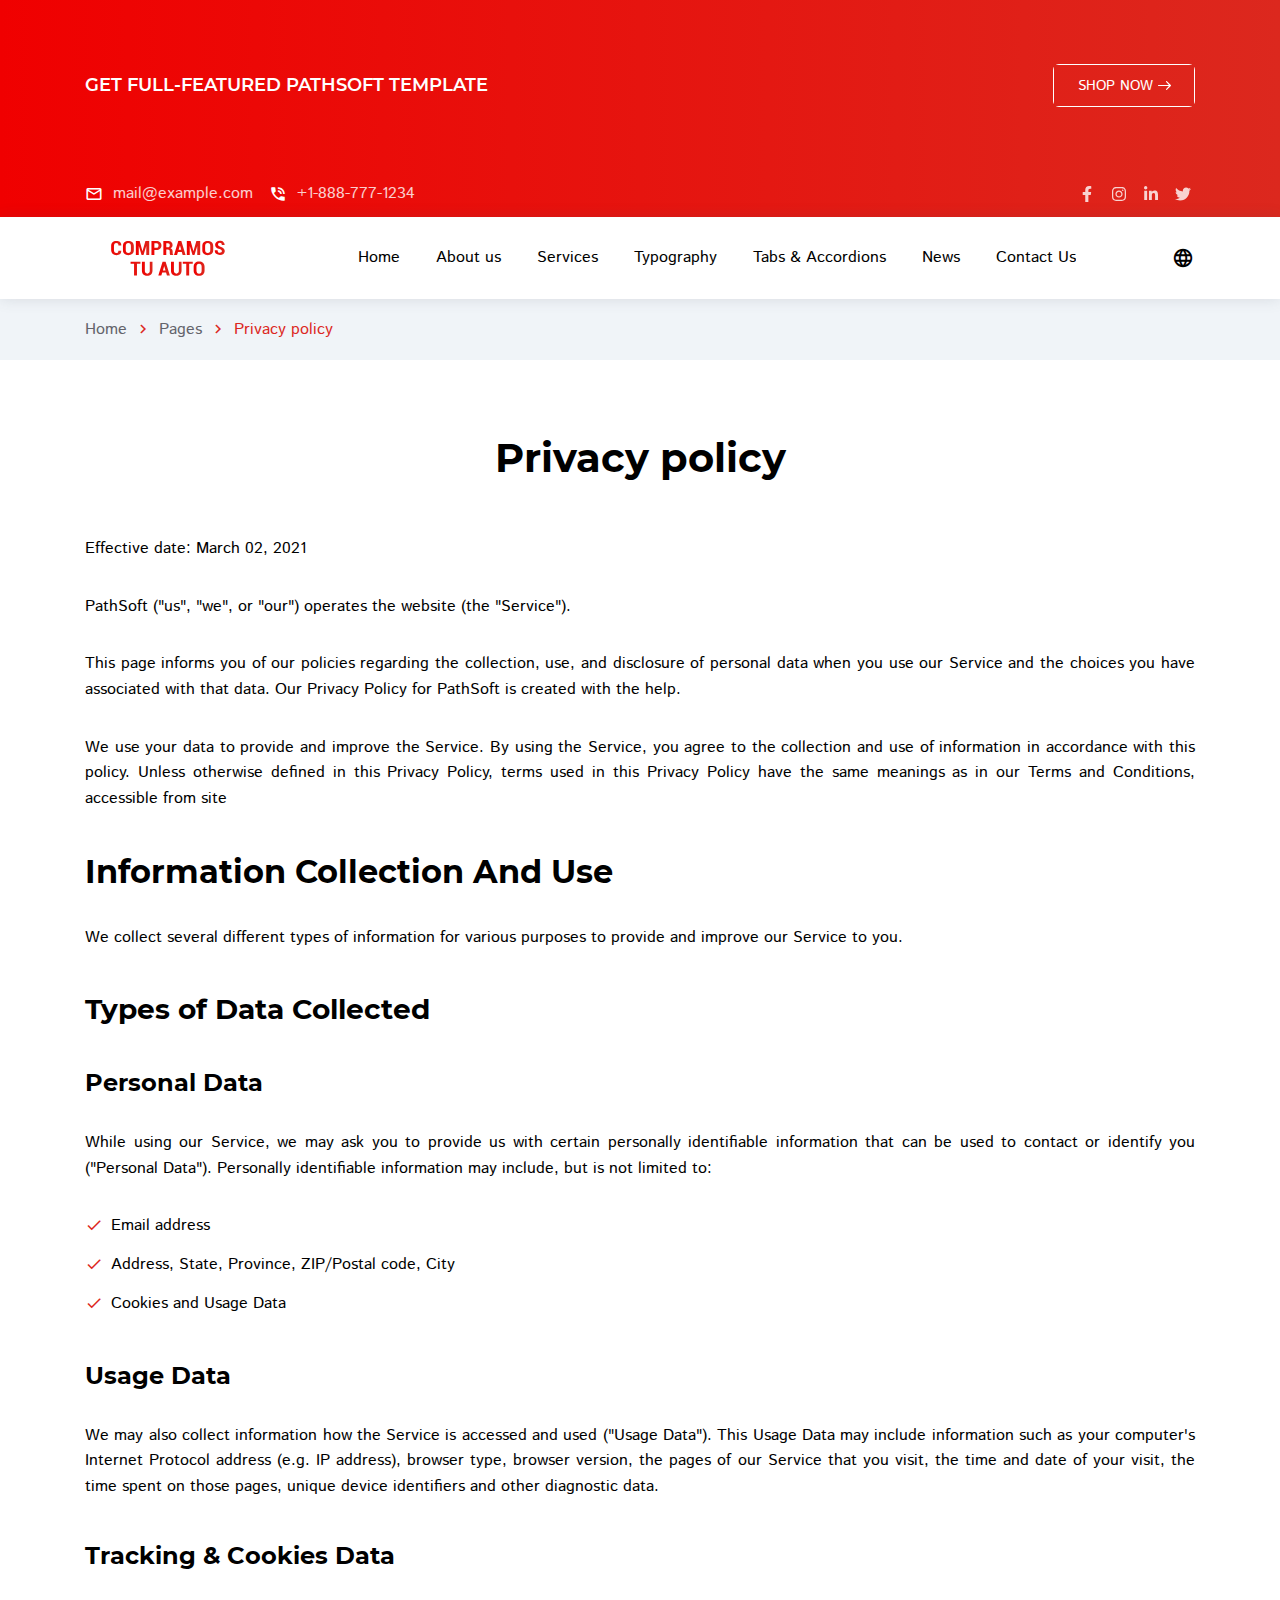
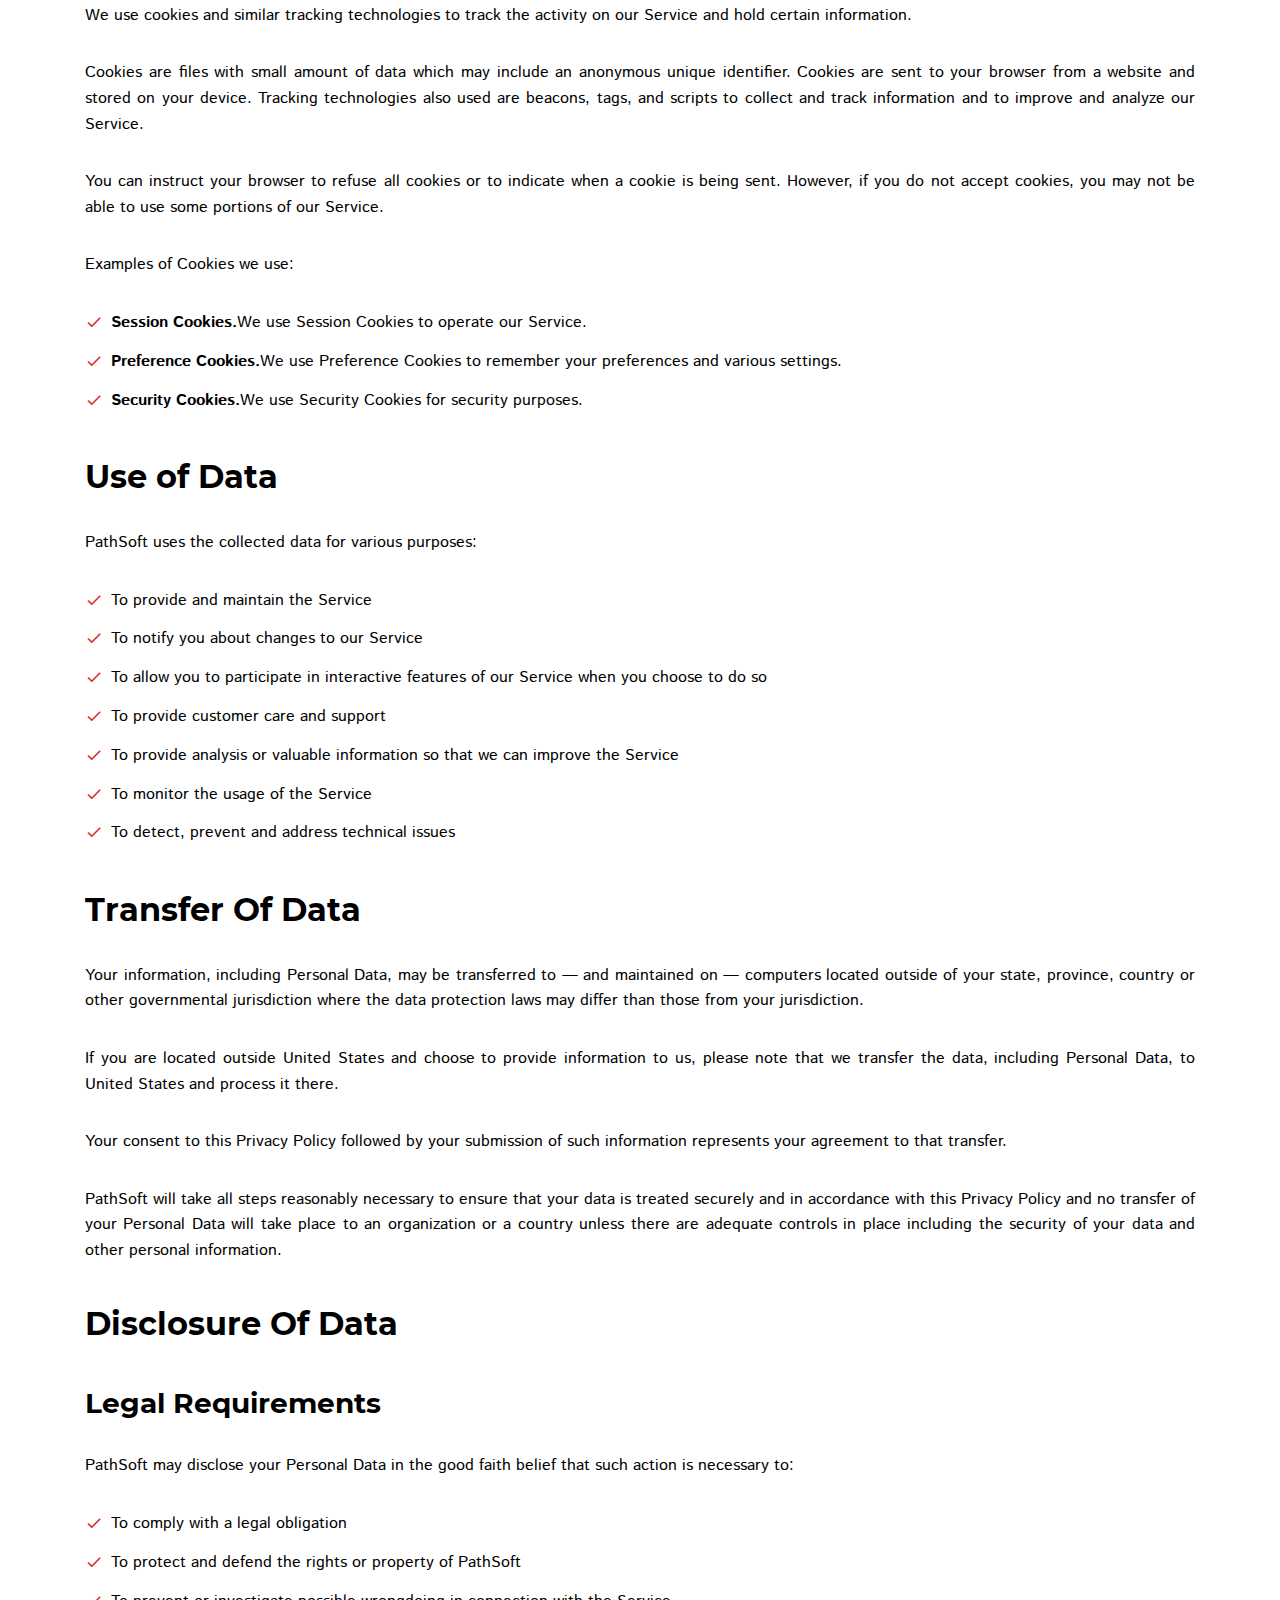
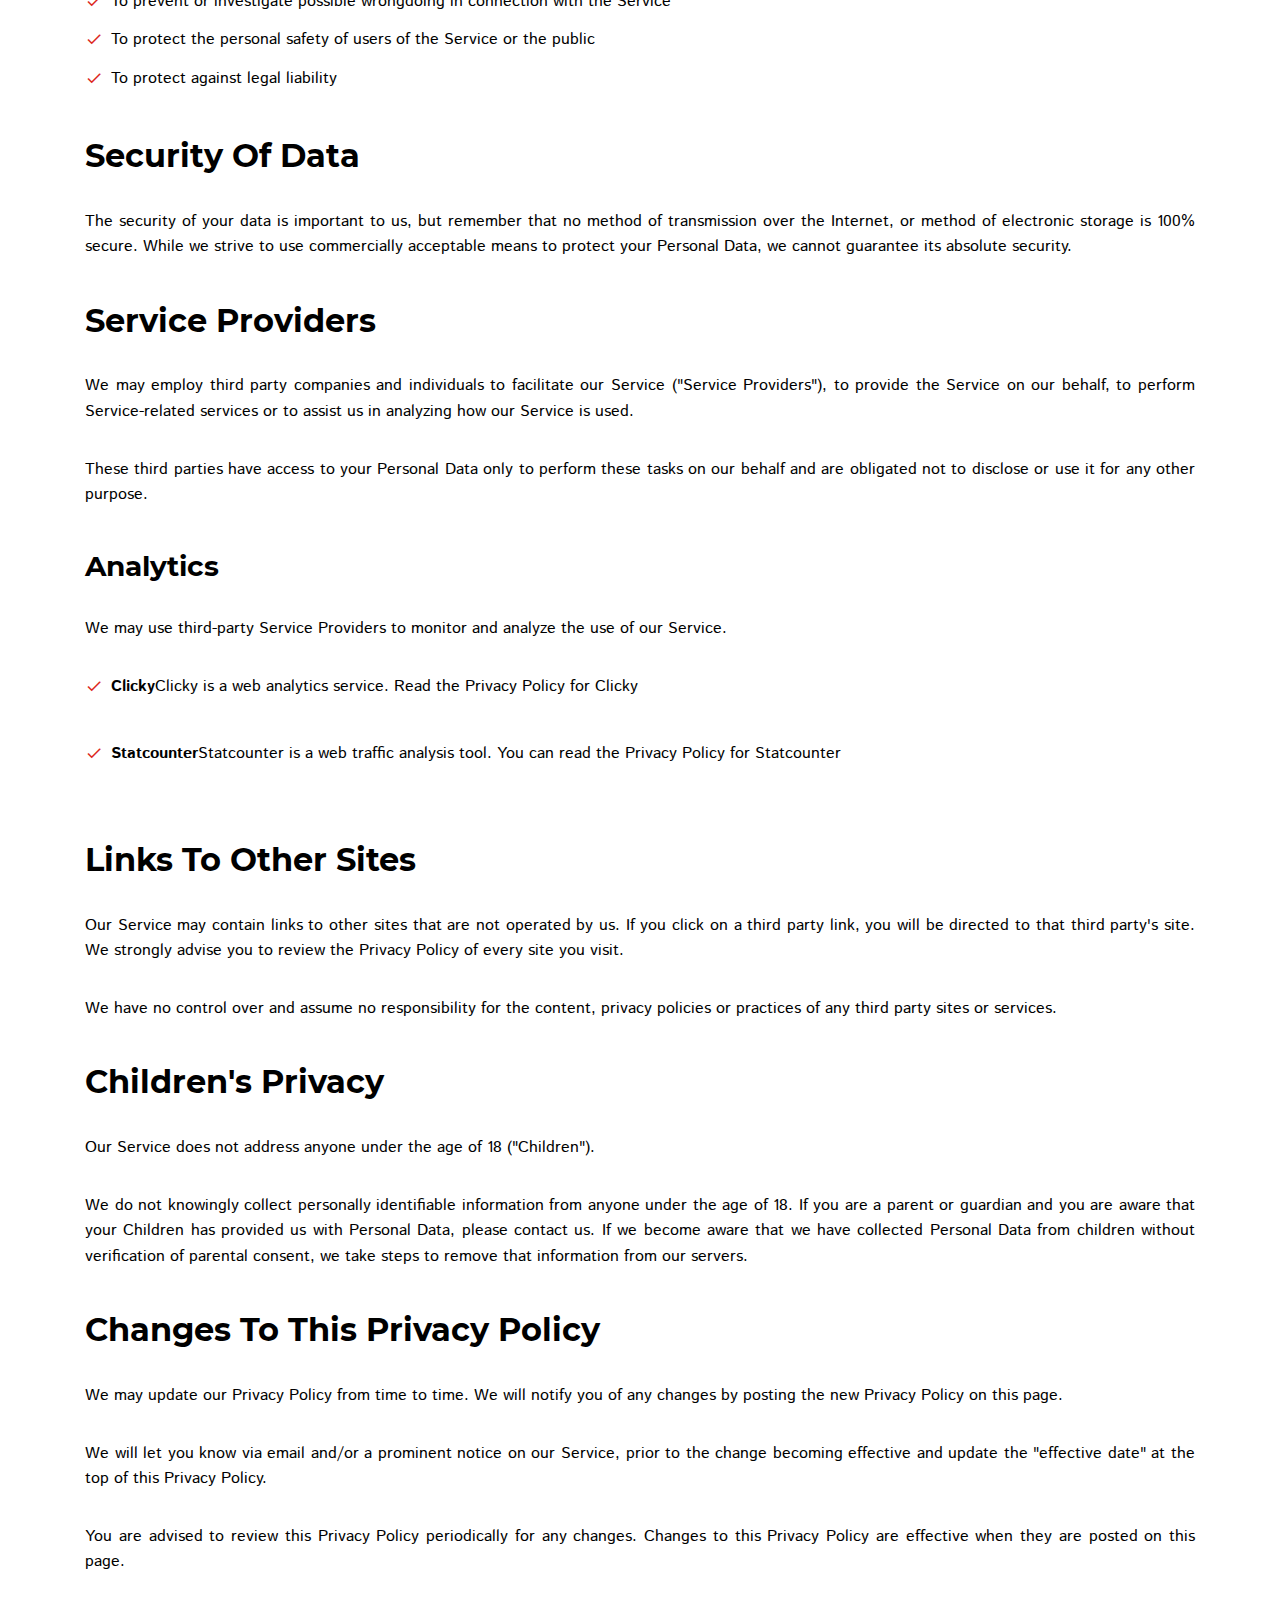
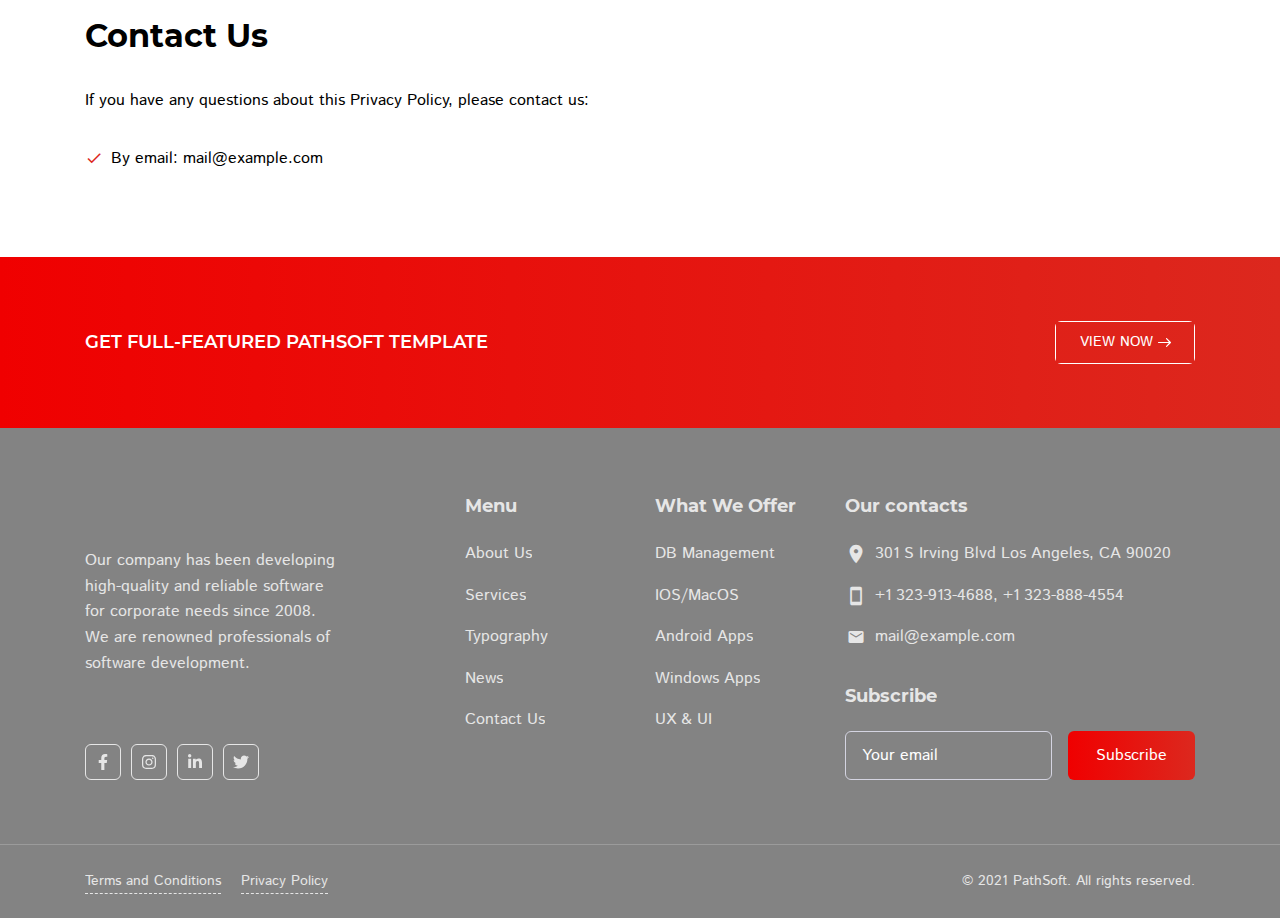
<file: privacy-policy.html>
<!DOCTYPE html><html lang="en">

<head>

    <meta charset="utf-8">

    <title>PathSoft - IT Solution for You Business</title>

    <meta name="description" content="Description">
    <meta http-equiv="X-UA-Compatible" content="IE=edge">
    <meta name="viewport" content="width=device-width, initial-scale=1, maximum-scale=2">
        
    <link rel="icon" href="assets/img/favicon/favicon.ico" type="image/x-icon"> 

    <link rel="stylesheet" href="assets/css/libs.css">
<link rel="stylesheet" href="assets/css/style.css">
    <link rel="preload" href="assets/fonts/istok-web-v15-latin/istok-web-v15-latin-regular.woff2" as="font" type="font/woff2" crossorigin>
<link rel="preload" href="assets/fonts/istok-web-v15-latin/istok-web-v15-latin-700.woff2" as="font" type="font/woff2" crossorigin>
<link rel="preload" href="assets/fonts/montserrat-v15-latin/montserrat-v15-latin-700.woff2" as="font" type="font/woff2" crossorigin>
<link rel="preload" href="assets/fonts/montserrat-v15-latin/montserrat-v15-latin-600.woff2" as="font" type="font/woff2" crossorigin>

<link rel="preload" href="assets/fonts/material-icons/material-icons.woff2" as="font" type="font/woff2" crossorigin>
<link rel="preload" href="assets/fonts/material-icons/material-icons-outlined.woff2" as="font" type="font/woff2" crossorigin>

</head>

<body>

	<main class="main">
		
		<div class="main-inner">

			<!-- Begin mobile main menu -->
<nav class="mmm">
    <div class="mmm-content">
        <ul class="mmm-list">
            <li><a href="index.html">Home</a></li>
            <li><a href="about-us.html">About us</a></li>
            <li><a href="services.html">Services</a></li>
            <li><a href="typography.html">Typography</a></li>
            <li><a href="tabs-and-accordions.html">Tabs & Accordions</a></li>
            <li><a href="news.html">News</a></li>
            <li><a href="contact-us.html">Contact Us</a></li>
        </ul>
    </div>
    <div class="mmm-footer">
        <ul class="mmm-lang">
            <li class="active"><a href="#!"><span>En</span></a></li>
            <li><a href="#!"><span>Sp</span></a></li>
            <li><a href="#!"><span>It</span></a></li>
            <li><a href="#!"><span>Uk</span></a></li>
            <li><a href="#!"><span>Ru</span></a></li>
        </ul>
    </div>
</nav><!-- End mobile main menu -->

<a class="bff d-none d-md-block" href="https://www.templatemonster.com/website-templates/pathsoft-it-solutions-for-your-business-services-website-template-83414.html">
    <div class="container">
        <div class="row">
            <div class="col">
                <div class="bff-container">
                    <p>Get Full-Featured PathSoft Template</p>
                    <div class="btn btn-border btn-small">
                        <span>SHOP NOW</span>
                        <svg class="btn-icon-right" viewBox="0 0 13 9" width="13" height="9"><use xlink:href="assets/img/sprite.svg#arrow-right"></use></svg>
                    </div>
                </div>
            </div>
        </div>
    </div>
</a>

<!-- Begin header -->
<header class="header">
    <!-- Begin header top -->
    <nav class="header-top">
        <div class="container">
            <div class="row align-items-center justify-content-between">
                <div class="col-auto">
                    <!-- Begin header top info -->
                    <ul class="header-top-info">
                        <li>
                            <a href="mailto:mail@example.com">
                                <i class="material-icons md-18">mail_outline</i>
                                <span>mail@example.com</span>
                            </a>
                        </li>
                        <li>
                            <a href="mailto:mail@example.com" class="formingHrefTel">
                                <i class="material-icons md-18">phone_in_talk</i>
                                <span>+1-888-777-1234</span>
                            </a>
                        </li>
                    </ul><!-- Ennd header top info -->
                </div>
                <div class="col-auto">
                    <div class="header-top-links">
                        <!-- Begin social links -->
                        <ul class="social-links">
                            <li>
                                <a href="#!" title="Facebook">
                                    <svg viewBox="0 0 320 512"><use xlink:href="assets/img/sprite.svg#facebook-icon"></use></svg>
                                </a>
                            </li>
                            <li>
                                <a href="#!" title="Instagram">
                                    <svg viewBox="0 0 448 512"><use xlink:href="assets/img/sprite.svg#instagram-icon"></use></svg>
                                </a>
                            </li>
                            <li>
                                <a href="#!" title="LinkedIn">
                                    <svg viewBox="0 0 448 512"><use xlink:href="assets/img/sprite.svg#linkedin-icon"></use></svg>
                                </a>
                            </li>
                            <li>
                                <a href="#!" title="Twitter">
                                    <svg viewBox="0 0 512 512"><use xlink:href="assets/img/sprite.svg#twitter-icon"></use></svg>
                                </a>
                            </li>
                        </ul><!-- End social links -->
                    </div>
                </div>
            </div>
        </div>
    </nav><!-- End header top -->
    <!-- Begin header fixed -->
    <nav class="header-fixed">
        <div class="container">
            <div class="row flex-nowrap align-items-center justify-content-between">
                <div class="col-auto d-block d-lg-none header-fixed-col">
                    <div class="main-mnu-btn">
                        <span class="bar bar-1"></span>
                        <span class="bar bar-2"></span>
                        <span class="bar bar-3"></span>
                        <span class="bar bar-4"></span>
                    </div>
                </div>
                <div class="col-auto header-fixed-col">
                    <!-- Begin logo -->
                    <a href="/" class="logo" title="PathSoft">
                        <img src="assets/img/logo.svg" width="115" height="36" alt="PathSoft">
                    </a><!-- End logo -->
                </div>
                <div class="col-auto header-fixed-col d-none d-lg-block col-static">
                    <!-- Begin main menu -->
<nav class="main-mnu">
    <ul class="main-mnu-list">
        <li><a href="index.html" data-title="Home"><span>Home</span></a></li>
        <li><a href="about-us.html" data-title="About us"><span>About us</span></a></li>
        <li><a href="services.html" data-title="Services"><span>Services</span></a></li>
        <li><a href="typography.html" data-title="Typography"><span>Typography</span></a></li>
        <li><a href="tabs-and-accordions.html" data-title="Tabs & Accordions"><span>Tabs & Accordions</span></a></li>
        <li><a href="news.html" data-title="News"><span>News</span></a></li>
        <li><a href="contact-us.html" data-title="Contact Us"><span>Contact Us</span></a></li>
    </ul>
</nav><!-- End main menu -->
                </div>
                <div class="col-auto header-fixed-col col-static">
                    <!-- Begin header actions -->
                    <ul class="header-actions">
                        <!-- Begin header languarge -->
                        <li class="d-none d-lg-block">
                            <div class="header-lang">
                                <div class="header-lang-current"><i class="material-icons md-22">language</i></div>
                                <ul class="header-lang-list">
                                    <li class="active"><a href="#!" class="hover-link" data-lang="En" data-title="English"><span>English</span></a></li>
                                    <li><a href="#!" class="hover-link" data-lang="Sp" data-title="Spanish"><span>Spanish</span></a></li>
                                    <li><a href="#!" class="hover-link" data-lang="It" data-title="Italian"><span>Italian</span></a></li>
                                    <li><a href="#!" class="hover-link" data-lang="Uk" data-title="Ukraine"><span>Ukraine</span></a></li>
                                    <li><a href="#!" class="hover-link" data-lang="Ru" data-title="Russian"><span>Russian</span></a></li>
                                </ul>
                            </div>
                        </li><!-- End header languarge -->
                        <!-- Begin header navbar -->
                        <li class="d-block d-lg-none">
                            <div class="header-navbar">
                                <div class="header-navbar-btn">
                                    <i class="material-icons md-24">more_vert</i>
                                </div>
                                <ul class="header-navbar-content">
                                    <li>
                                        <a href="mailto:mail@example.com">
                                            <i class="material-icons md-20">mail_outline</i>
                                            <span>mail@example.com</span>
                                        </a>
                                    </li>
                                    <li>
                                        <a href="mailto:mail@example.com" class="formingHrefTel">
                                            <i class="material-icons md-20">support_agent</i>
                                            <span>1-888-777-1234</span>
                                        </a>
                                    </li>
                                    <li>
                                        <!-- Begin social links -->
                                        <ul class="social-links">
                                            <li>
                                                <a href="#!" title="Facebook">
                                                    <svg viewBox="0 0 320 512"><use xlink:href="assets/img/sprite.svg#facebook-icon"></use></svg>
                                                </a>
                                            </li>
                                            <li>
                                                <a href="#!" title="Instagram">
                                                    <svg viewBox="0 0 448 512"><use xlink:href="assets/img/sprite.svg#instagram-icon"></use></svg>
                                                </a>
                                            </li>
                                            <li>
                                                <a href="#!" title="LinkedIn">
                                                    <svg viewBox="0 0 448 512"><use xlink:href="assets/img/sprite.svg#linkedin-icon"></use></svg>
                                                </a>
                                            </li>
                                            <li>
                                                <a href="#!" title="Twitter">
                                                    <svg viewBox="0 0 512 512"><use xlink:href="assets/img/sprite.svg#twitter-icon"></use></svg>
                                                </a>
                                            </li>
                                        </ul><!-- End social links -->
                                    </li>
                                </ul>
                            </div>
                        </li><!-- End header navbar -->
                    </ul><!-- End header actions -->
                </div>
            </div>
        </div>
    </nav><!-- End header fixed -->
</header><!-- End header -->

			<!-- Begin bread crumbs -->
			<nav class="bread-crumbs">
				<div class="container">
					<div class="row">
						<div class="col-12">
							<ul class="bread-crumbs-list">
								<li>
									<a href="index.html">Home</a>
									<i class="material-icons md-18">chevron_right</i>
								</li>
								<li>
									<a href="#!">Pages</a>
									<i class="material-icons md-18">chevron_right</i>
								</li>
								<li><a href="#!">Privacy policy</a></li>
							</ul>
						</div>
					</div>
				</div>
			</nav><!-- End bread crumbs -->

			<div class="section">
				<div class="container">
					<div class="row">
						<div class="col-12">
							<div class="section-heading heading-center">
								<h1>Privacy policy</h1>
							</div>
							<div class="content">
								<p>Effective date: March 02, 2021</p>
								<p>PathSoft ("us", "we", or "our") operates the website (the "Service").</p>
								<p>This page informs you of our policies regarding the collection, use, and disclosure of personal data when you use
									our Service and the choices you have associated with that data. Our Privacy Policy for PathSoft is created with
									the help.</p>
							
								<p>We use your data to provide and improve the Service. By using the Service, you agree to the collection and use of
									information in accordance with this policy. Unless otherwise defined in this Privacy Policy, terms used in this
									Privacy Policy have the same meanings as in our Terms and Conditions, accessible from site</p>
							
							
								<h2>Information Collection And Use</h2>
							
								<p>We collect several different types of information for various purposes to provide and improve our Service to you.
								</p>
							
								<h3>Types of Data Collected</h3>
							
								<h4>Personal Data</h4>
							
								<p>While using our Service, we may ask you to provide us with certain personally identifiable information that can
									be used to contact or identify you ("Personal Data"). Personally identifiable information may include, but is
									not limited to:</p>
							
								<ul>
									<li>Email address</li>
									<li>Address, State, Province, ZIP/Postal code, City</li>
									<li>Cookies and Usage Data</li>
								</ul>
							
								<h4>Usage Data</h4>
							
								<p>We may also collect information how the Service is accessed and used ("Usage Data"). This Usage Data may include
									information such as your computer's Internet Protocol address (e.g. IP address), browser type, browser version,
									the pages of our Service that you visit, the time and date of your visit, the time spent on those pages, unique
									device identifiers and other diagnostic data.</p>
							
								<h4>Tracking & Cookies Data</h4>
								<p>We use cookies and similar tracking technologies to track the activity on our Service and hold certain
									information.</p>
								<p>Cookies are files with small amount of data which may include an anonymous unique identifier. Cookies are sent to
									your browser from a website and stored on your device. Tracking technologies also used are beacons, tags, and
									scripts to collect and track information and to improve and analyze our Service.</p>
								<p>You can instruct your browser to refuse all cookies or to indicate when a cookie is being sent. However, if you
									do not accept cookies, you may not be able to use some portions of our Service.</p>
								<p>Examples of Cookies we use:</p>
								<ul>
									<li><strong>Session Cookies.</strong> We use Session Cookies to operate our Service.</li>
									<li><strong>Preference Cookies.</strong> We use Preference Cookies to remember your preferences and various
										settings.</li>
									<li><strong>Security Cookies.</strong> We use Security Cookies for security purposes.</li>
								</ul>
							
								<h2>Use of Data</h2>
							
								<p>PathSoft uses the collected data for various purposes:</p>
								<ul>
									<li>To provide and maintain the Service</li>
									<li>To notify you about changes to our Service</li>
									<li>To allow you to participate in interactive features of our Service when you choose to do so</li>
									<li>To provide customer care and support</li>
									<li>To provide analysis or valuable information so that we can improve the Service</li>
									<li>To monitor the usage of the Service</li>
									<li>To detect, prevent and address technical issues</li>
								</ul>
							
								<h2>Transfer Of Data</h2>
								<p>Your information, including Personal Data, may be transferred to — and maintained on — computers located outside
									of your state, province, country or other governmental jurisdiction where the data protection laws may differ
									than those from your jurisdiction.</p>
								<p>If you are located outside United States and choose to provide information to us, please note that we transfer
									the data, including Personal Data, to United States and process it there.</p>
								<p>Your consent to this Privacy Policy followed by your submission of such information represents your agreement to
									that transfer.</p>
								<p>PathSoft will take all steps reasonably necessary to ensure that your data is treated securely and in accordance
									with this Privacy Policy and no transfer of your Personal Data will take place to an organization or a country
									unless there are adequate controls in place including the security of your data and other personal information.
								</p>
							
								<h2>Disclosure Of Data</h2>
							
								<h3>Legal Requirements</h3>
								<p>PathSoft may disclose your Personal Data in the good faith belief that such action is necessary to:</p>
								<ul>
									<li>To comply with a legal obligation</li>
									<li>To protect and defend the rights or property of PathSoft</li>
									<li>To prevent or investigate possible wrongdoing in connection with the Service</li>
									<li>To protect the personal safety of users of the Service or the public</li>
									<li>To protect against legal liability</li>
								</ul>
							
								<h2>Security Of Data</h2>
								<p>The security of your data is important to us, but remember that no method of transmission over the Internet, or
									method of electronic storage is 100% secure. While we strive to use commercially acceptable means to protect
									your Personal Data, we cannot guarantee its absolute security.</p>
							
								<h2>Service Providers</h2>
								<p>We may employ third party companies and individuals to facilitate our Service ("Service Providers"), to provide
									the Service on our behalf, to perform Service-related services or to assist us in analyzing how our Service is
									used.</p>
								<p>These third parties have access to your Personal Data only to perform these tasks on our behalf and are obligated
									not to disclose or use it for any other purpose.</p>
							
								<h3>Analytics</h3>
								<p>We may use third-party Service Providers to monitor and analyze the use of our Service.</p>
								<ul>
									<li>
										<p><strong>Clicky</strong></p>
										<p>Clicky is a web analytics service. Read the Privacy Policy for Clicky</p>
									</li>
									<li>
										<p><strong>Statcounter</strong></p>
										<p>Statcounter is a web traffic analysis tool. You can read the Privacy Policy for Statcounter</p>
									</li>
								</ul>
								<h2>Links To Other Sites</h2>
								<p>Our Service may contain links to other sites that are not operated by us. If you click on a third party link, you
									will be directed to that third party's site. We strongly advise you to review the Privacy Policy of every site
									you visit.</p>
								<p>We have no control over and assume no responsibility for the content, privacy policies or practices of any third
									party sites or services.</p>
								<h2>Children's Privacy</h2>
								<p>Our Service does not address anyone under the age of 18 ("Children").</p>
								<p>We do not knowingly collect personally identifiable information from anyone under the age of 18. If you are a
									parent or guardian and you are aware that your Children has provided us with Personal Data, please contact us.
									If we become aware that we have collected Personal Data from children without verification of parental consent,
									we take steps to remove that information from our servers.</p>
								<h2>Changes To This Privacy Policy</h2>
								<p>We may update our Privacy Policy from time to time. We will notify you of any changes by posting the new Privacy
									Policy on this page.</p>
								<p>We will let you know via email and/or a prominent notice on our Service, prior to the change becoming effective
									and update the "effective date" at the top of this Privacy Policy.</p>
								<p>You are advised to review this Privacy Policy periodically for any changes. Changes to this Privacy Policy are
									effective when they are posted on this page.</p>
								<h2>Contact Us</h2>
								<p>If you have any questions about this Privacy Policy, please contact us:</p>
								<ul>
									<li>By email: mail@example.com</li>
								</ul>
							</div>
						</div>
					</div>
				</div>
			</div>

		</div>

		<a class="bff d-none d-md-block" href="https://www.templatemonster.com/website-templates/pathsoft-it-solutions-for-your-business-services-website-template-83414.html">
    <div class="container">
        <div class="row">
            <div class="col">
                <div class="bff-container">
                    <p>Get Full-Featured PathSoft Template</p>
                    <div class="btn btn-border btn-small">
                        <span>VIEW NOW</span>
                        <svg class="btn-icon-right" viewBox="0 0 13 9" width="13" height="9"><use xlink:href="assets/img/sprite.svg#arrow-right"></use></svg>
                    </div>
                </div>
            </div>
        </div>
    </div>
</a>

<!-- Begin footer -->
<footer class="footer">
    <div class="footer-main">
        <div class="container">
            <div class="row items">
                <div class="col-xl-3 col-lg-3 col-md-5 col-12 item">
                    <!-- Begin company info -->
                    <div class="footer-company-info">
                        <div class="footer-company-top">
                            <a href="/" class="logo" title="PathSoft">
                                <img data-src="assets/img/logo-white.svg" width="115" height="36" class="lazy" src="[data-uri]" alt="PathSoft">
                            </a>
                            <div class="footer-company-desc">
                                <p>Our company has been developing high-quality and reliable software for corporate needs since 2008. We are renowned professionals of software development.</p>
                            </div>
                        </div>
                        <ul class="footer-social-links">
                            <li>
                                <a href="#!" title="Facebook">
                                    <svg viewBox="0 0 320 512">
                                        <use xlink:href="assets/img/sprite.svg#facebook-icon"></use>
                                    </svg>
                                </a>
                            </li>
                            <li>
                                <a href="#!" title="Instagram">
                                    <svg viewBox="0 0 448 512">
                                        <use xlink:href="assets/img/sprite.svg#instagram-icon"></use>
                                    </svg>
                                </a>
                            </li>
                            <li>
                                <a href="#!" title="LinkedIn">
                                    <svg viewBox="0 0 448 512">
                                        <use xlink:href="assets/img/sprite.svg#linkedin-icon"></use>
                                    </svg>
                                </a>
                            </li>
                            <li>
                                <a href="#!" title="Twitter">
                                    <svg viewBox="0 0 512 512">
                                        <use xlink:href="assets/img/sprite.svg#twitter-icon"></use>
                                    </svg>
                                </a>
                            </li>
                        </ul>
                    </div>
                    <!-- End company info -->
                </div>
                <div class="col-xl-2 offset-xl-1 col-md-3 col-5 col-lg-2 item">
                    <div class="footer-item">
                        <p class="footer-item-heading">Menu</p>
                        <nav class="footer-nav">
                            <ul class="footer-mnu">
                                <li><a href="about-us.html" class="hover-link" data-title="About Us"><span>About Us</span></a></li>
                                <li><a href="services.html" class="hover-link" data-title="Services"><span>Services</span></a></li>
                                <li><a href="typography.html" data-title="Typography"><span>Typography</span></a></li>
                                <li><a href="news.html" class="hover-link" data-title="News"><span>News</span></a></li>
                                <li><a href="contact-us.html" class="hover-link" data-title="Contact Us"><span>Contact Us</span></a></li>
                            </ul>
                        </nav>
                    </div>
                </div>
                <div class="col-xl-2 col-lg-3 col-md-3 col-7 item">
                    <div class="footer-item">
                        <p class="footer-item-heading">What We Offer</p>
                        <nav class="footer-nav">
                            <ul class="footer-mnu">
                                <li><a href="#!" class="hover-link" data-title="DB Management"><span>DB Management</span></a></li>
                                <li><a href="#!" class="hover-link" data-title="IOS/MacOS"><span>IOS/MacOS</span></a></li>
                                <li><a href="#!" class="hover-link" data-title="Android Apps"><span>Android Apps</span></a></li>
                                <li><a href="#!" class="hover-link" data-title="Windows Apps"><span>Windows Apps</span></a></li>
                                <li><a href="#!" class="hover-link" data-title="UX & UI"><span>UX & UI</span></a></li>
                            </ul>
                        </nav>
                    </div>
                </div>
                <div class="col-xs-4 col-lg-4 col-12 item">
                    <div class="footer-item">
                        <p class="footer-item-heading">Our contacts</p>
                        <ul class="footer-contacts">
                            <li>
                                <i class="material-icons md-22">location_on</i>
                                <div class="footer-contact-info">
                                    301 S Irving Blvd Los Angeles, CA 90020
                                </div>
                            </li>
                            <li>
                                <i class="material-icons md-22 footer-contact-tel">smartphone</i>
                                <div class="footer-contact-info">
                                    <a href="#!" class="formingHrefTel">+1 323-913-4688</a>, <a href="#!" class="formingHrefTel">+1 323-888-4554</a>
                                </div>
                            </li>
                            <li>
                                <i class="material-icons md-22 footer-contact-email">email</i>
                                <div class="footer-contact-info">
                                    <a href="mailto:mail@example.com">mail@example.com</a>
                                </div>
                            </li>
                        </ul>
                    </div>
                    <div class="footer-item">
                        <p class="footer-item-heading">Subscribe</p>
                        <form action="#!" method="post" class="footer-subscribe">
                            <div class="form-field">
                                <label for="subscribe-email" class="form-field-label">Your email</label>
                                <input type="email" class="form-field-input" name="Subscribe_email" value="" autocomplete="off" required="required" id="subscribe-email">
                            </div>
                            <div class="form-btn">
                                <button type="submit" class="btn ripple"><span>Subscribe</span></button>
                            </div>
                        </form>
                    </div>
                </div>
            </div>
        </div>
    </div>
    <div class="footer-bottom">
        <div class="container">
            <div class="row justify-content-between items">
                <div class="col-md-auto col-12 item">
                    <nav class="footer-links">
                        <ul>
                            <li><a href="terms-and-conditions.html">Terms and Conditions</a></li>
                            <li><a href="privacy-policy.html">Privacy Policy</a></li>
                        </ul>
                    </nav>
                </div>
                <div class="col-md-auto col-12 item">
                    <div class="copyright">© 2021 PathSoft. All rights reserved.</div>
                </div>
            </div>
        </div>
    </div>
</footer><!-- End footer -->

	</main><!-- End main -->

	<script src="assets/libs/jquery/jquery.min.js"></script>
<script src="assets/libs/lozad/lozad.min.js"></script>
<script src="assets/libs/device/device.js"></script>
<script src="assets/libs/ScrollToFixed/jquery-scrolltofixed-min.js"></script>
<script src="assets/libs/spincrement/jquery.spincrement.min.js"></script>
<script src="assets/libs/jquery-validation-1.19.3/jquery.validate.min.js"></script>
<script src="assets/js/custom.js"></script>

</body>
</html>
</file>
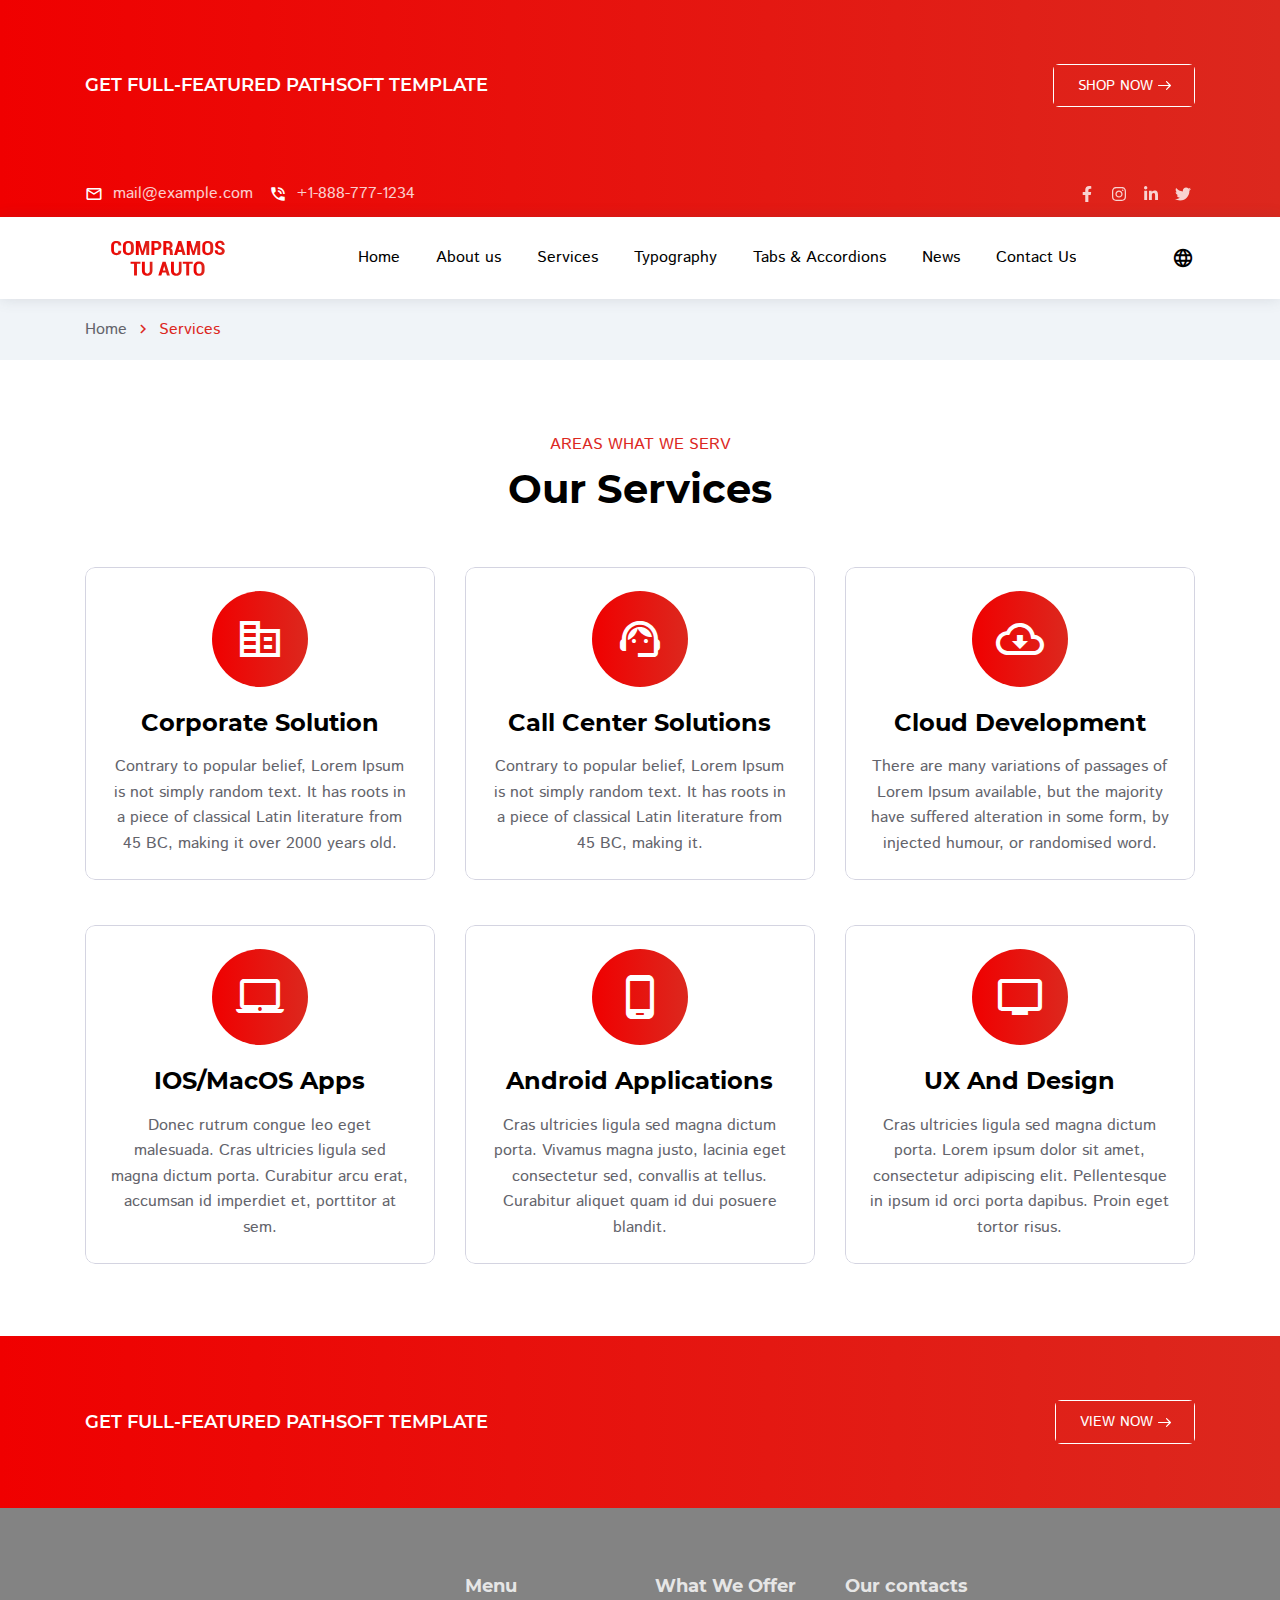
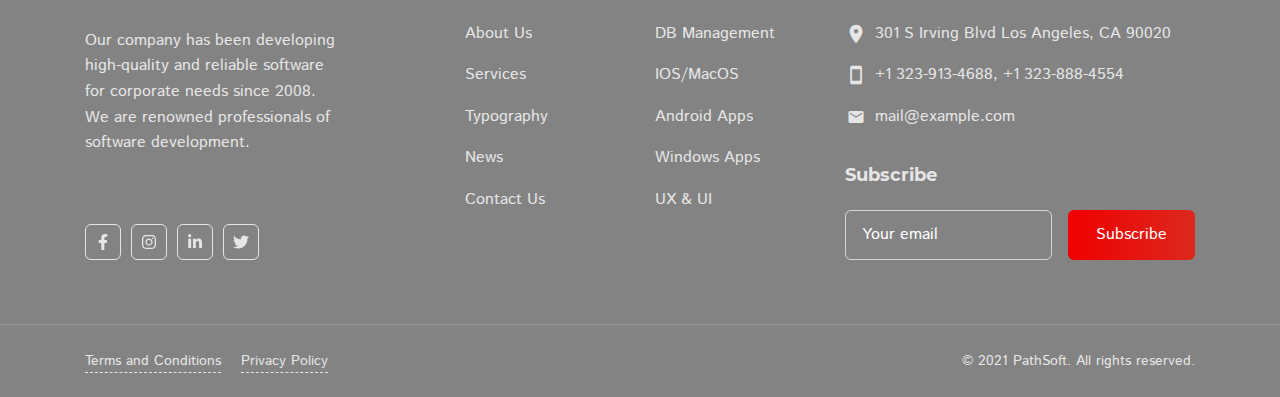
<file: services.html>
<!DOCTYPE html><html lang="en">

<head>

    <meta charset="utf-8">

    <title>PathSoft - IT Solution for You Business</title>

    <meta name="description" content="Description">
    <meta http-equiv="X-UA-Compatible" content="IE=edge">
    <meta name="viewport" content="width=device-width, initial-scale=1, maximum-scale=2">
        
    <link rel="icon" href="assets/img/favicon/favicon.ico" type="image/x-icon"> 

    <link rel="stylesheet" href="assets/css/libs.css">
<link rel="stylesheet" href="assets/css/style.css">
    <link rel="preload" href="assets/fonts/istok-web-v15-latin/istok-web-v15-latin-regular.woff2" as="font" type="font/woff2" crossorigin>
<link rel="preload" href="assets/fonts/istok-web-v15-latin/istok-web-v15-latin-700.woff2" as="font" type="font/woff2" crossorigin>
<link rel="preload" href="assets/fonts/montserrat-v15-latin/montserrat-v15-latin-700.woff2" as="font" type="font/woff2" crossorigin>
<link rel="preload" href="assets/fonts/montserrat-v15-latin/montserrat-v15-latin-600.woff2" as="font" type="font/woff2" crossorigin>

<link rel="preload" href="assets/fonts/material-icons/material-icons.woff2" as="font" type="font/woff2" crossorigin>
<link rel="preload" href="assets/fonts/material-icons/material-icons-outlined.woff2" as="font" type="font/woff2" crossorigin>

</head>

<body>

	<main class="main">
		
		<div class="main-inner">

			<!-- Begin mobile main menu -->
<nav class="mmm">
    <div class="mmm-content">
        <ul class="mmm-list">
            <li><a href="index.html">Home</a></li>
            <li><a href="about-us.html">About us</a></li>
            <li><a href="services.html">Services</a></li>
            <li><a href="typography.html">Typography</a></li>
            <li><a href="tabs-and-accordions.html">Tabs & Accordions</a></li>
            <li><a href="news.html">News</a></li>
            <li><a href="contact-us.html">Contact Us</a></li>
        </ul>
    </div>
    <div class="mmm-footer">
        <ul class="mmm-lang">
            <li class="active"><a href="#!"><span>En</span></a></li>
            <li><a href="#!"><span>Sp</span></a></li>
            <li><a href="#!"><span>It</span></a></li>
            <li><a href="#!"><span>Uk</span></a></li>
            <li><a href="#!"><span>Ru</span></a></li>
        </ul>
    </div>
</nav><!-- End mobile main menu -->

<a class="bff d-none d-md-block" href="https://www.templatemonster.com/website-templates/pathsoft-it-solutions-for-your-business-services-website-template-83414.html">
    <div class="container">
        <div class="row">
            <div class="col">
                <div class="bff-container">
                    <p>Get Full-Featured PathSoft Template</p>
                    <div class="btn btn-border btn-small">
                        <span>SHOP NOW</span>
                        <svg class="btn-icon-right" viewBox="0 0 13 9" width="13" height="9"><use xlink:href="assets/img/sprite.svg#arrow-right"></use></svg>
                    </div>
                </div>
            </div>
        </div>
    </div>
</a>

<!-- Begin header -->
<header class="header">
    <!-- Begin header top -->
    <nav class="header-top">
        <div class="container">
            <div class="row align-items-center justify-content-between">
                <div class="col-auto">
                    <!-- Begin header top info -->
                    <ul class="header-top-info">
                        <li>
                            <a href="mailto:mail@example.com">
                                <i class="material-icons md-18">mail_outline</i>
                                <span>mail@example.com</span>
                            </a>
                        </li>
                        <li>
                            <a href="mailto:mail@example.com" class="formingHrefTel">
                                <i class="material-icons md-18">phone_in_talk</i>
                                <span>+1-888-777-1234</span>
                            </a>
                        </li>
                    </ul><!-- Ennd header top info -->
                </div>
                <div class="col-auto">
                    <div class="header-top-links">
                        <!-- Begin social links -->
                        <ul class="social-links">
                            <li>
                                <a href="#!" title="Facebook">
                                    <svg viewBox="0 0 320 512"><use xlink:href="assets/img/sprite.svg#facebook-icon"></use></svg>
                                </a>
                            </li>
                            <li>
                                <a href="#!" title="Instagram">
                                    <svg viewBox="0 0 448 512"><use xlink:href="assets/img/sprite.svg#instagram-icon"></use></svg>
                                </a>
                            </li>
                            <li>
                                <a href="#!" title="LinkedIn">
                                    <svg viewBox="0 0 448 512"><use xlink:href="assets/img/sprite.svg#linkedin-icon"></use></svg>
                                </a>
                            </li>
                            <li>
                                <a href="#!" title="Twitter">
                                    <svg viewBox="0 0 512 512"><use xlink:href="assets/img/sprite.svg#twitter-icon"></use></svg>
                                </a>
                            </li>
                        </ul><!-- End social links -->
                    </div>
                </div>
            </div>
        </div>
    </nav><!-- End header top -->
    <!-- Begin header fixed -->
    <nav class="header-fixed">
        <div class="container">
            <div class="row flex-nowrap align-items-center justify-content-between">
                <div class="col-auto d-block d-lg-none header-fixed-col">
                    <div class="main-mnu-btn">
                        <span class="bar bar-1"></span>
                        <span class="bar bar-2"></span>
                        <span class="bar bar-3"></span>
                        <span class="bar bar-4"></span>
                    </div>
                </div>
                <div class="col-auto header-fixed-col">
                    <!-- Begin logo -->
                    <a href="/" class="logo" title="PathSoft">
                        <img src="assets/img/logo.svg" width="115" height="36" alt="PathSoft">
                    </a><!-- End logo -->
                </div>
                <div class="col-auto header-fixed-col d-none d-lg-block col-static">
                    <!-- Begin main menu -->
<nav class="main-mnu">
    <ul class="main-mnu-list">
        <li><a href="index.html" data-title="Home"><span>Home</span></a></li>
        <li><a href="about-us.html" data-title="About us"><span>About us</span></a></li>
        <li><a href="services.html" data-title="Services"><span>Services</span></a></li>
        <li><a href="typography.html" data-title="Typography"><span>Typography</span></a></li>
        <li><a href="tabs-and-accordions.html" data-title="Tabs & Accordions"><span>Tabs & Accordions</span></a></li>
        <li><a href="news.html" data-title="News"><span>News</span></a></li>
        <li><a href="contact-us.html" data-title="Contact Us"><span>Contact Us</span></a></li>
    </ul>
</nav><!-- End main menu -->
                </div>
                <div class="col-auto header-fixed-col col-static">
                    <!-- Begin header actions -->
                    <ul class="header-actions">
                        <!-- Begin header languarge -->
                        <li class="d-none d-lg-block">
                            <div class="header-lang">
                                <div class="header-lang-current"><i class="material-icons md-22">language</i></div>
                                <ul class="header-lang-list">
                                    <li class="active"><a href="#!" class="hover-link" data-lang="En" data-title="English"><span>English</span></a></li>
                                    <li><a href="#!" class="hover-link" data-lang="Sp" data-title="Spanish"><span>Spanish</span></a></li>
                                    <li><a href="#!" class="hover-link" data-lang="It" data-title="Italian"><span>Italian</span></a></li>
                                    <li><a href="#!" class="hover-link" data-lang="Uk" data-title="Ukraine"><span>Ukraine</span></a></li>
                                    <li><a href="#!" class="hover-link" data-lang="Ru" data-title="Russian"><span>Russian</span></a></li>
                                </ul>
                            </div>
                        </li><!-- End header languarge -->
                        <!-- Begin header navbar -->
                        <li class="d-block d-lg-none">
                            <div class="header-navbar">
                                <div class="header-navbar-btn">
                                    <i class="material-icons md-24">more_vert</i>
                                </div>
                                <ul class="header-navbar-content">
                                    <li>
                                        <a href="mailto:mail@example.com">
                                            <i class="material-icons md-20">mail_outline</i>
                                            <span>mail@example.com</span>
                                        </a>
                                    </li>
                                    <li>
                                        <a href="mailto:mail@example.com" class="formingHrefTel">
                                            <i class="material-icons md-20">support_agent</i>
                                            <span>1-888-777-1234</span>
                                        </a>
                                    </li>
                                    <li>
                                        <!-- Begin social links -->
                                        <ul class="social-links">
                                            <li>
                                                <a href="#!" title="Facebook">
                                                    <svg viewBox="0 0 320 512"><use xlink:href="assets/img/sprite.svg#facebook-icon"></use></svg>
                                                </a>
                                            </li>
                                            <li>
                                                <a href="#!" title="Instagram">
                                                    <svg viewBox="0 0 448 512"><use xlink:href="assets/img/sprite.svg#instagram-icon"></use></svg>
                                                </a>
                                            </li>
                                            <li>
                                                <a href="#!" title="LinkedIn">
                                                    <svg viewBox="0 0 448 512"><use xlink:href="assets/img/sprite.svg#linkedin-icon"></use></svg>
                                                </a>
                                            </li>
                                            <li>
                                                <a href="#!" title="Twitter">
                                                    <svg viewBox="0 0 512 512"><use xlink:href="assets/img/sprite.svg#twitter-icon"></use></svg>
                                                </a>
                                            </li>
                                        </ul><!-- End social links -->
                                    </li>
                                </ul>
                            </div>
                        </li><!-- End header navbar -->
                    </ul><!-- End header actions -->
                </div>
            </div>
        </div>
    </nav><!-- End header fixed -->
</header><!-- End header -->

			<!-- Begin bread crumbs -->
			<nav class="bread-crumbs">
				<div class="container">
					<div class="row">
						<div class="col-12">
							<ul class="bread-crumbs-list">
								<li>
									<a href="index.html">Home</a>
									<i class="material-icons md-18">chevron_right</i>
								</li>
								<li><a href="#!">Services</a></li>
							</ul>
						</div>
					</div>
				</div>
			</nav><!-- End bread crumbs -->

			<div class="section">
				<div class="container">
					<div class="row items">
						<div class="col-12">
							<div class="section-heading heading-center">
								<div class="section-subheading">Areas what we serv</div>
								<h1>Our Services</h1>
							</div>
						</div>
						<div class="col-lg-4 col-md-6 col-12 item">
							<!-- Begin icon item -->
							<a href="single-services.html" class="iitem item-style">
								<div class="iitem-icon">
									<i class="material-icons material-icons-outlined md-48">corporate_fare</i>
								</div>
								<div class="iitem-icon-bg">
									<i class="material-icons material-icons-outlined">corporate_fare</i>
								</div>
								<h2 class="iitem-heading item-heading-large">Corporate Solution</h2>
								<div class="iitem-desc">Contrary to popular belief, Lorem Ipsum is not simply random text. It has roots
									in a piece of classical Latin literature from 45 BC, making it over 2000 years old.</div>
							</a>
						</div>
						<div class="col-lg-4 col-md-6 col-12 item">
							<!-- Begin icon item -->
							<a href="single-services.html" class="iitem item-style">
								<div class="iitem-icon">
									<i class="material-icons material-icons-outlined md-48">support_agent</i>
								</div>
								<div class="iitem-icon-bg">
									<i class="material-icons material-icons-outlined">support_agent</i>
								</div>
								<h2 class="iitem-heading item-heading-large">Call Center Solutions</h2>
								<div class="iitem-desc">Contrary to popular belief, Lorem Ipsum is not simply random text. It has roots
									in a piece of classical Latin literature from 45 BC, making it.</div>
							</a>
						</div>
						<div class="col-lg-4 col-md-12 col-12 item">
							<!-- Begin icon item -->
							<a href="single-services.html" class="iitem item-style">
								<div class="iitem-icon">
									<i class="material-icons material-icons-outlined md-48">cloud_download</i>
								</div>
								<div class="iitem-icon-bg">
									<i class="material-icons material-icons-outlined">cloud_download</i>
								</div>
								<h2 class="iitem-heading item-heading-large">Cloud Development</h2>
								<div class="iitem-desc">There are many variations of passages of Lorem Ipsum available, but the majority
									have suffered alteration in some form, by injected humour, or randomised word.</div>
							</a>
						</div>
						<div class="col-lg-4 col-md-6 col-12 item">
							<!-- Begin icon item -->
							<a href="single-services.html" class="iitem item-style">
								<div class="iitem-icon">
									<i class="material-icons material-icons-outlined md-48">laptop_mac</i>
								</div>
								<div class="iitem-icon-bg">
									<i class="material-icons material-icons-outlined">laptop_mac</i>
								</div>
								<h2 class="iitem-heading item-heading-large">IOS/MacOS Apps</h2>
								<div class="iitem-desc">Donec rutrum congue leo eget malesuada. Cras ultricies ligula sed magna dictum porta. Curabitur arcu erat, accumsan id imperdiet et, porttitor at sem.</div>
							</a>
						</div>
						<div class="col-lg-4 col-md-6 col-12 item">
							<!-- Begin icon item -->
							<a href="single-services.html" class="iitem item-style">
								<div class="iitem-icon">
									<i class="material-icons material-icons-outlined md-48">phone_android</i>
								</div>
								<div class="iitem-icon-bg">
									<i class="material-icons material-icons-outlined">phone_android</i>
								</div>
								<h2 class="iitem-heading item-heading-large">Android Applications</h2>
								<div class="iitem-desc">Cras ultricies ligula sed magna dictum porta. Vivamus magna justo, lacinia eget consectetur sed, convallis at tellus. Curabitur aliquet quam id dui posuere blandit.</div>
							</a>
						</div>
						<div class="col-lg-4 col-md-12 col-12 item">
							<!-- Begin icon item -->
							<a href="single-services.html" class="iitem item-style">
								<div class="iitem-icon">
									<i class="material-icons material-icons-outlined md-48">tv</i>
								</div>
								<div class="iitem-icon-bg">
									<i class="material-icons material-icons-outlined">tv</i>
								</div>
								<h2 class="iitem-heading item-heading-large">UX And Design</h2>
								<div class="iitem-desc">Cras ultricies ligula sed magna dictum porta. Lorem ipsum dolor sit amet, consectetur adipiscing elit. Pellentesque in ipsum id orci porta dapibus. Proin eget tortor risus.</div>
							</a>
						</div>
					</div>
				</div>
			</div>

		</div>

		<a class="bff d-none d-md-block" href="https://www.templatemonster.com/website-templates/pathsoft-it-solutions-for-your-business-services-website-template-83414.html">
    <div class="container">
        <div class="row">
            <div class="col">
                <div class="bff-container">
                    <p>Get Full-Featured PathSoft Template</p>
                    <div class="btn btn-border btn-small">
                        <span>VIEW NOW</span>
                        <svg class="btn-icon-right" viewBox="0 0 13 9" width="13" height="9"><use xlink:href="assets/img/sprite.svg#arrow-right"></use></svg>
                    </div>
                </div>
            </div>
        </div>
    </div>
</a>

<!-- Begin footer -->
<footer class="footer">
    <div class="footer-main">
        <div class="container">
            <div class="row items">
                <div class="col-xl-3 col-lg-3 col-md-5 col-12 item">
                    <!-- Begin company info -->
                    <div class="footer-company-info">
                        <div class="footer-company-top">
                            <a href="/" class="logo" title="PathSoft">
                                <img data-src="assets/img/logo-white.svg" width="115" height="36" class="lazy" src="[data-uri]" alt="PathSoft">
                            </a>
                            <div class="footer-company-desc">
                                <p>Our company has been developing high-quality and reliable software for corporate needs since 2008. We are renowned professionals of software development.</p>
                            </div>
                        </div>
                        <ul class="footer-social-links">
                            <li>
                                <a href="#!" title="Facebook">
                                    <svg viewBox="0 0 320 512">
                                        <use xlink:href="assets/img/sprite.svg#facebook-icon"></use>
                                    </svg>
                                </a>
                            </li>
                            <li>
                                <a href="#!" title="Instagram">
                                    <svg viewBox="0 0 448 512">
                                        <use xlink:href="assets/img/sprite.svg#instagram-icon"></use>
                                    </svg>
                                </a>
                            </li>
                            <li>
                                <a href="#!" title="LinkedIn">
                                    <svg viewBox="0 0 448 512">
                                        <use xlink:href="assets/img/sprite.svg#linkedin-icon"></use>
                                    </svg>
                                </a>
                            </li>
                            <li>
                                <a href="#!" title="Twitter">
                                    <svg viewBox="0 0 512 512">
                                        <use xlink:href="assets/img/sprite.svg#twitter-icon"></use>
                                    </svg>
                                </a>
                            </li>
                        </ul>
                    </div>
                    <!-- End company info -->
                </div>
                <div class="col-xl-2 offset-xl-1 col-md-3 col-5 col-lg-2 item">
                    <div class="footer-item">
                        <p class="footer-item-heading">Menu</p>
                        <nav class="footer-nav">
                            <ul class="footer-mnu">
                                <li><a href="about-us.html" class="hover-link" data-title="About Us"><span>About Us</span></a></li>
                                <li><a href="services.html" class="hover-link" data-title="Services"><span>Services</span></a></li>
                                <li><a href="typography.html" data-title="Typography"><span>Typography</span></a></li>
                                <li><a href="news.html" class="hover-link" data-title="News"><span>News</span></a></li>
                                <li><a href="contact-us.html" class="hover-link" data-title="Contact Us"><span>Contact Us</span></a></li>
                            </ul>
                        </nav>
                    </div>
                </div>
                <div class="col-xl-2 col-lg-3 col-md-3 col-7 item">
                    <div class="footer-item">
                        <p class="footer-item-heading">What We Offer</p>
                        <nav class="footer-nav">
                            <ul class="footer-mnu">
                                <li><a href="#!" class="hover-link" data-title="DB Management"><span>DB Management</span></a></li>
                                <li><a href="#!" class="hover-link" data-title="IOS/MacOS"><span>IOS/MacOS</span></a></li>
                                <li><a href="#!" class="hover-link" data-title="Android Apps"><span>Android Apps</span></a></li>
                                <li><a href="#!" class="hover-link" data-title="Windows Apps"><span>Windows Apps</span></a></li>
                                <li><a href="#!" class="hover-link" data-title="UX & UI"><span>UX & UI</span></a></li>
                            </ul>
                        </nav>
                    </div>
                </div>
                <div class="col-xs-4 col-lg-4 col-12 item">
                    <div class="footer-item">
                        <p class="footer-item-heading">Our contacts</p>
                        <ul class="footer-contacts">
                            <li>
                                <i class="material-icons md-22">location_on</i>
                                <div class="footer-contact-info">
                                    301 S Irving Blvd Los Angeles, CA 90020
                                </div>
                            </li>
                            <li>
                                <i class="material-icons md-22 footer-contact-tel">smartphone</i>
                                <div class="footer-contact-info">
                                    <a href="#!" class="formingHrefTel">+1 323-913-4688</a>, <a href="#!" class="formingHrefTel">+1 323-888-4554</a>
                                </div>
                            </li>
                            <li>
                                <i class="material-icons md-22 footer-contact-email">email</i>
                                <div class="footer-contact-info">
                                    <a href="mailto:mail@example.com">mail@example.com</a>
                                </div>
                            </li>
                        </ul>
                    </div>
                    <div class="footer-item">
                        <p class="footer-item-heading">Subscribe</p>
                        <form action="#!" method="post" class="footer-subscribe">
                            <div class="form-field">
                                <label for="subscribe-email" class="form-field-label">Your email</label>
                                <input type="email" class="form-field-input" name="Subscribe_email" value="" autocomplete="off" required="required" id="subscribe-email">
                            </div>
                            <div class="form-btn">
                                <button type="submit" class="btn ripple"><span>Subscribe</span></button>
                            </div>
                        </form>
                    </div>
                </div>
            </div>
        </div>
    </div>
    <div class="footer-bottom">
        <div class="container">
            <div class="row justify-content-between items">
                <div class="col-md-auto col-12 item">
                    <nav class="footer-links">
                        <ul>
                            <li><a href="terms-and-conditions.html">Terms and Conditions</a></li>
                            <li><a href="privacy-policy.html">Privacy Policy</a></li>
                        </ul>
                    </nav>
                </div>
                <div class="col-md-auto col-12 item">
                    <div class="copyright">© 2021 PathSoft. All rights reserved.</div>
                </div>
            </div>
        </div>
    </div>
</footer><!-- End footer -->

	</main><!-- End main -->

	<script src="assets/libs/jquery/jquery.min.js"></script>
<script src="assets/libs/lozad/lozad.min.js"></script>
<script src="assets/libs/device/device.js"></script>
<script src="assets/libs/ScrollToFixed/jquery-scrolltofixed-min.js"></script>
<script src="assets/libs/spincrement/jquery.spincrement.min.js"></script>
<script src="assets/libs/jquery-validation-1.19.3/jquery.validate.min.js"></script>
<script src="assets/js/custom.js"></script>
	
</body>
</html>
</file>
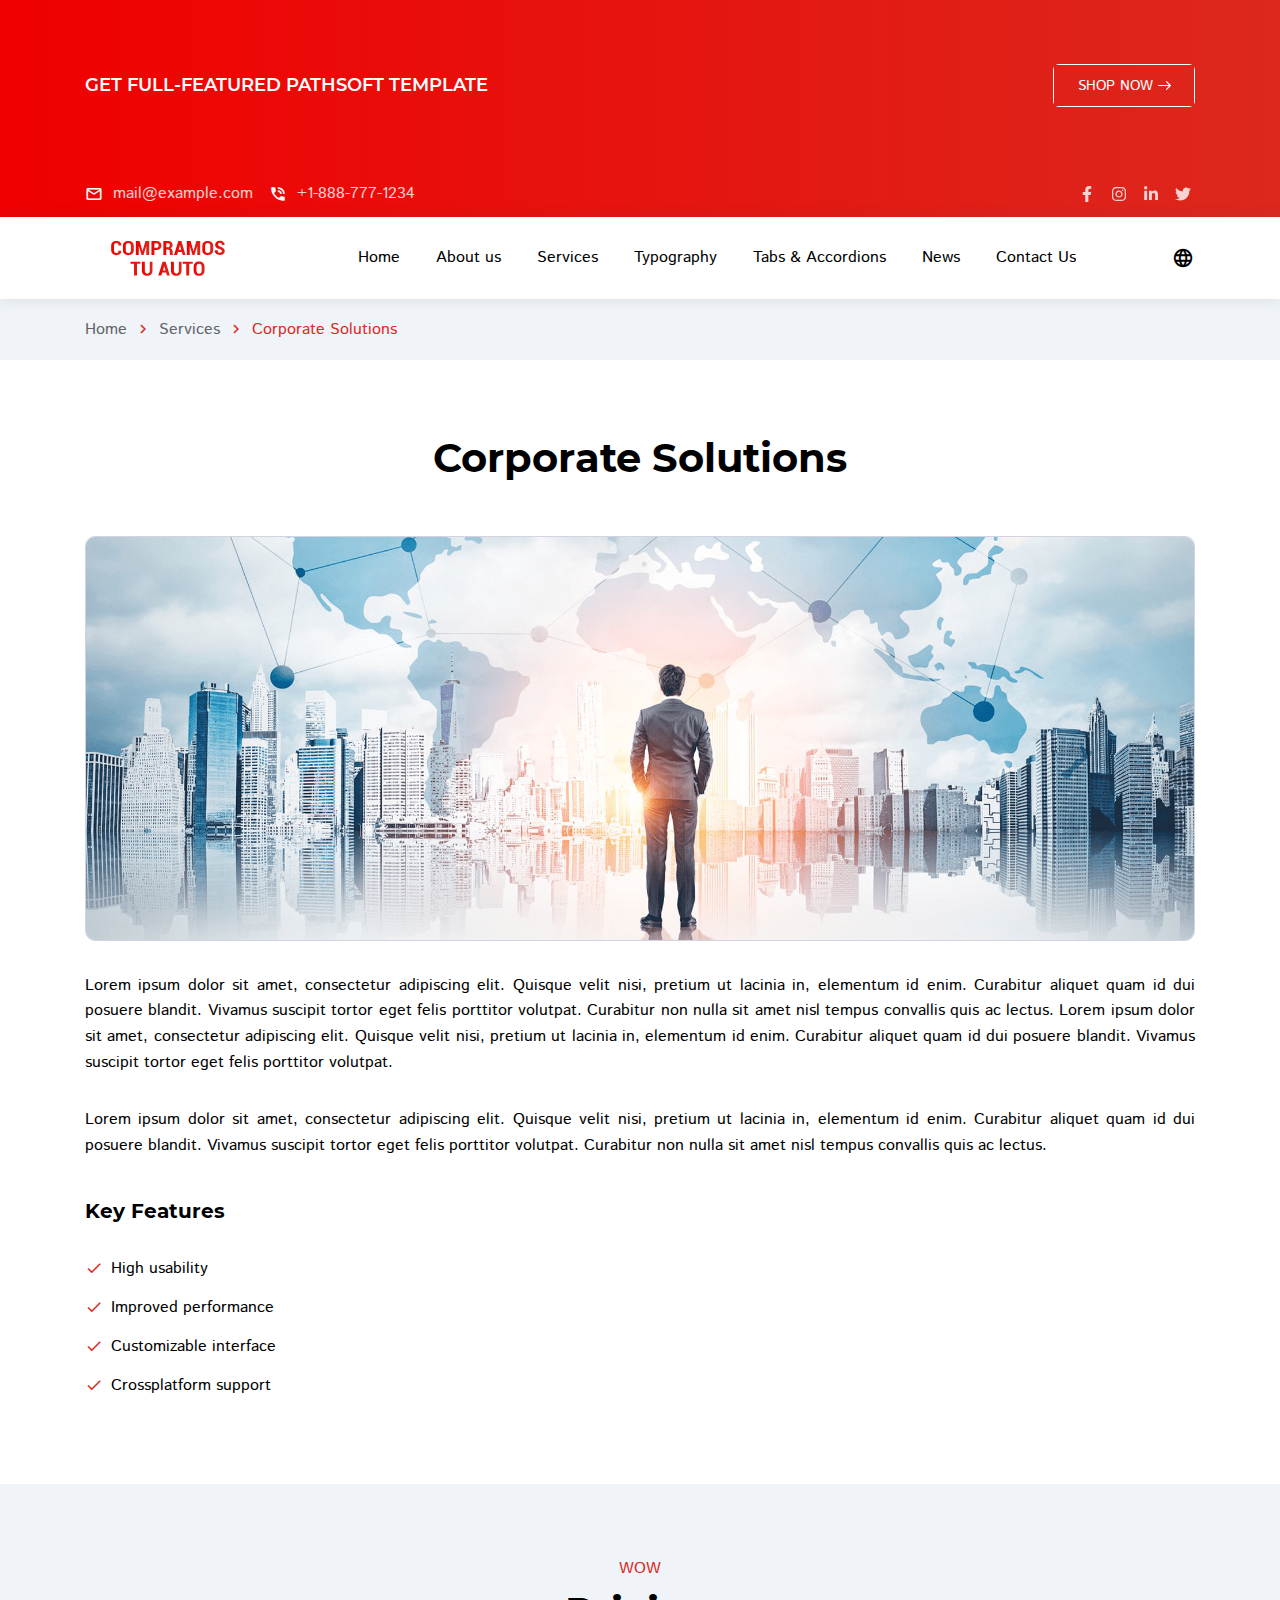
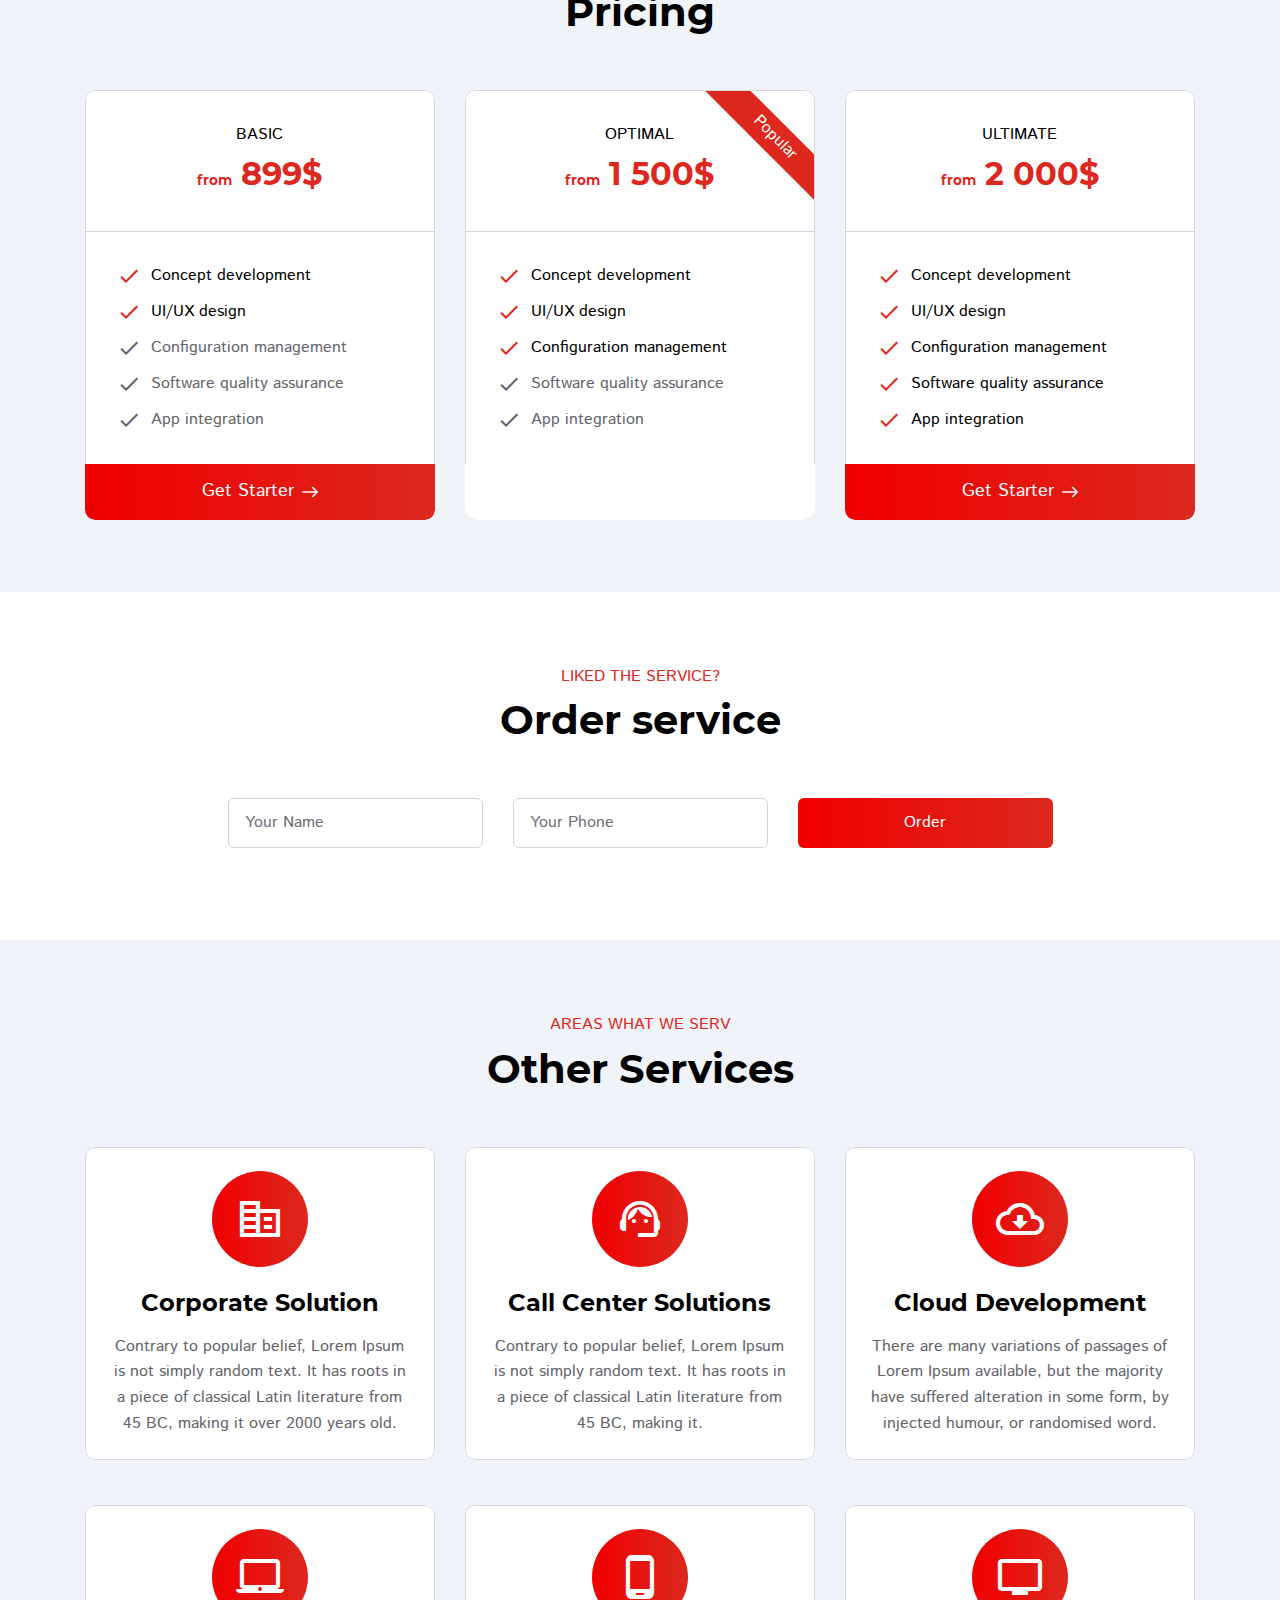
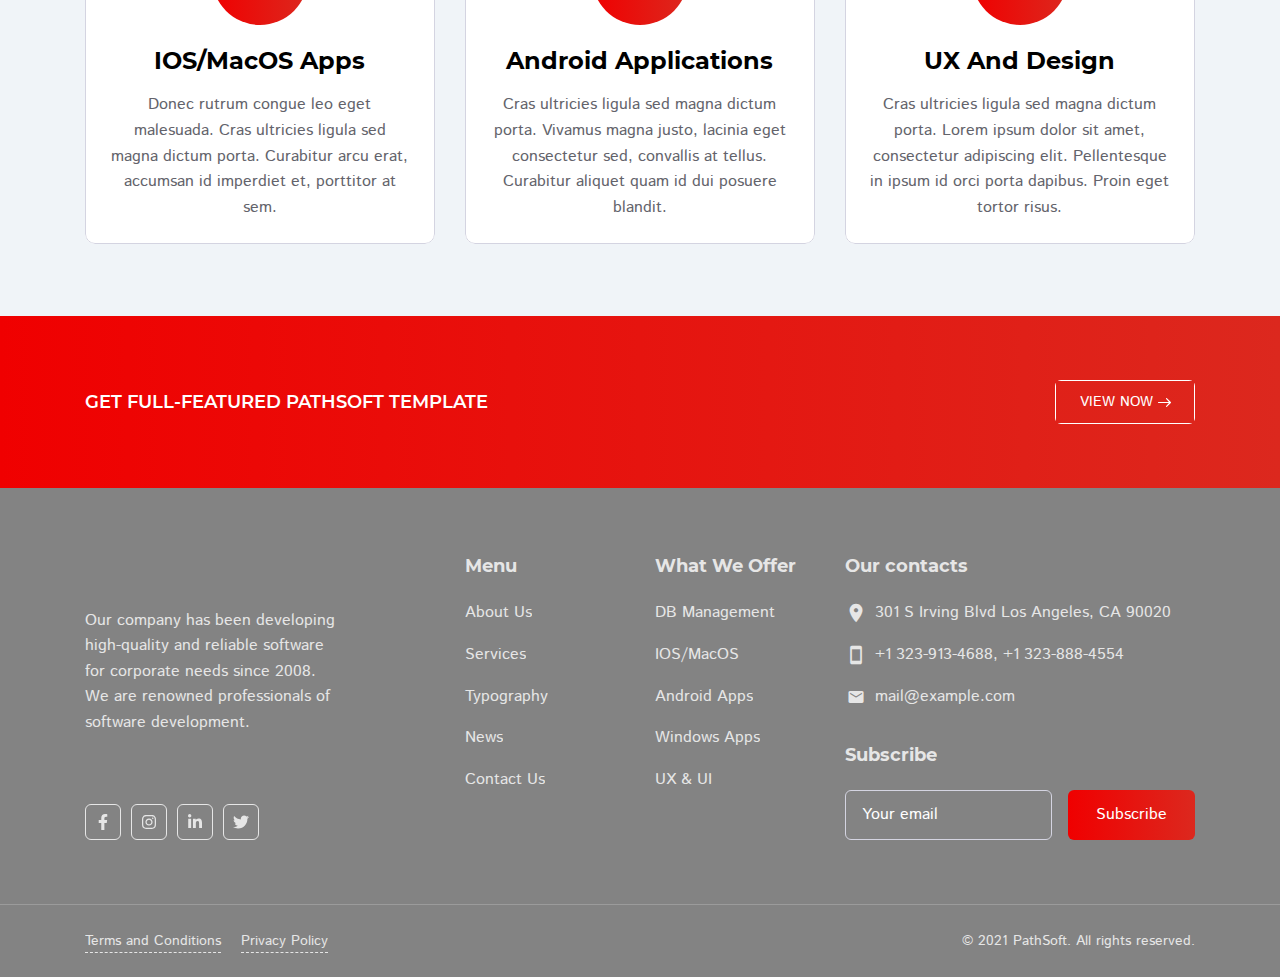
<file: single-services.html>
<!DOCTYPE html><html lang="en">

<head>

    <meta charset="utf-8">

    <title>PathSoft - IT Solution for You Business</title>

    <meta name="description" content="Description">
    <meta http-equiv="X-UA-Compatible" content="IE=edge">
    <meta name="viewport" content="width=device-width, initial-scale=1, maximum-scale=2">
        
    <link rel="icon" href="assets/img/favicon/favicon.ico" type="image/x-icon"> 

    <link rel="stylesheet" href="assets/css/libs.css">
<link rel="stylesheet" href="assets/css/style.css">
    <link rel="preload" href="assets/fonts/istok-web-v15-latin/istok-web-v15-latin-regular.woff2" as="font" type="font/woff2" crossorigin>
<link rel="preload" href="assets/fonts/istok-web-v15-latin/istok-web-v15-latin-700.woff2" as="font" type="font/woff2" crossorigin>
<link rel="preload" href="assets/fonts/montserrat-v15-latin/montserrat-v15-latin-700.woff2" as="font" type="font/woff2" crossorigin>
<link rel="preload" href="assets/fonts/montserrat-v15-latin/montserrat-v15-latin-600.woff2" as="font" type="font/woff2" crossorigin>

<link rel="preload" href="assets/fonts/material-icons/material-icons.woff2" as="font" type="font/woff2" crossorigin>
<link rel="preload" href="assets/fonts/material-icons/material-icons-outlined.woff2" as="font" type="font/woff2" crossorigin>

</head>

<body>

	<main class="main">
		
		<div class="main-inner">

			<!-- Begin mobile main menu -->
<nav class="mmm">
    <div class="mmm-content">
        <ul class="mmm-list">
            <li><a href="index.html">Home</a></li>
            <li><a href="about-us.html">About us</a></li>
            <li><a href="services.html">Services</a></li>
            <li><a href="typography.html">Typography</a></li>
            <li><a href="tabs-and-accordions.html">Tabs & Accordions</a></li>
            <li><a href="news.html">News</a></li>
            <li><a href="contact-us.html">Contact Us</a></li>
        </ul>
    </div>
    <div class="mmm-footer">
        <ul class="mmm-lang">
            <li class="active"><a href="#!"><span>En</span></a></li>
            <li><a href="#!"><span>Sp</span></a></li>
            <li><a href="#!"><span>It</span></a></li>
            <li><a href="#!"><span>Uk</span></a></li>
            <li><a href="#!"><span>Ru</span></a></li>
        </ul>
    </div>
</nav><!-- End mobile main menu -->

<a class="bff d-none d-md-block" href="https://www.templatemonster.com/website-templates/pathsoft-it-solutions-for-your-business-services-website-template-83414.html">
    <div class="container">
        <div class="row">
            <div class="col">
                <div class="bff-container">
                    <p>Get Full-Featured PathSoft Template</p>
                    <div class="btn btn-border btn-small">
                        <span>SHOP NOW</span>
                        <svg class="btn-icon-right" viewBox="0 0 13 9" width="13" height="9"><use xlink:href="assets/img/sprite.svg#arrow-right"></use></svg>
                    </div>
                </div>
            </div>
        </div>
    </div>
</a>

<!-- Begin header -->
<header class="header">
    <!-- Begin header top -->
    <nav class="header-top">
        <div class="container">
            <div class="row align-items-center justify-content-between">
                <div class="col-auto">
                    <!-- Begin header top info -->
                    <ul class="header-top-info">
                        <li>
                            <a href="mailto:mail@example.com">
                                <i class="material-icons md-18">mail_outline</i>
                                <span>mail@example.com</span>
                            </a>
                        </li>
                        <li>
                            <a href="mailto:mail@example.com" class="formingHrefTel">
                                <i class="material-icons md-18">phone_in_talk</i>
                                <span>+1-888-777-1234</span>
                            </a>
                        </li>
                    </ul><!-- Ennd header top info -->
                </div>
                <div class="col-auto">
                    <div class="header-top-links">
                        <!-- Begin social links -->
                        <ul class="social-links">
                            <li>
                                <a href="#!" title="Facebook">
                                    <svg viewBox="0 0 320 512"><use xlink:href="assets/img/sprite.svg#facebook-icon"></use></svg>
                                </a>
                            </li>
                            <li>
                                <a href="#!" title="Instagram">
                                    <svg viewBox="0 0 448 512"><use xlink:href="assets/img/sprite.svg#instagram-icon"></use></svg>
                                </a>
                            </li>
                            <li>
                                <a href="#!" title="LinkedIn">
                                    <svg viewBox="0 0 448 512"><use xlink:href="assets/img/sprite.svg#linkedin-icon"></use></svg>
                                </a>
                            </li>
                            <li>
                                <a href="#!" title="Twitter">
                                    <svg viewBox="0 0 512 512"><use xlink:href="assets/img/sprite.svg#twitter-icon"></use></svg>
                                </a>
                            </li>
                        </ul><!-- End social links -->
                    </div>
                </div>
            </div>
        </div>
    </nav><!-- End header top -->
    <!-- Begin header fixed -->
    <nav class="header-fixed">
        <div class="container">
            <div class="row flex-nowrap align-items-center justify-content-between">
                <div class="col-auto d-block d-lg-none header-fixed-col">
                    <div class="main-mnu-btn">
                        <span class="bar bar-1"></span>
                        <span class="bar bar-2"></span>
                        <span class="bar bar-3"></span>
                        <span class="bar bar-4"></span>
                    </div>
                </div>
                <div class="col-auto header-fixed-col">
                    <!-- Begin logo -->
                    <a href="/" class="logo" title="PathSoft">
                        <img src="assets/img/logo.svg" width="115" height="36" alt="PathSoft">
                    </a><!-- End logo -->
                </div>
                <div class="col-auto header-fixed-col d-none d-lg-block col-static">
                    <!-- Begin main menu -->
<nav class="main-mnu">
    <ul class="main-mnu-list">
        <li><a href="index.html" data-title="Home"><span>Home</span></a></li>
        <li><a href="about-us.html" data-title="About us"><span>About us</span></a></li>
        <li><a href="services.html" data-title="Services"><span>Services</span></a></li>
        <li><a href="typography.html" data-title="Typography"><span>Typography</span></a></li>
        <li><a href="tabs-and-accordions.html" data-title="Tabs & Accordions"><span>Tabs & Accordions</span></a></li>
        <li><a href="news.html" data-title="News"><span>News</span></a></li>
        <li><a href="contact-us.html" data-title="Contact Us"><span>Contact Us</span></a></li>
    </ul>
</nav><!-- End main menu -->
                </div>
                <div class="col-auto header-fixed-col col-static">
                    <!-- Begin header actions -->
                    <ul class="header-actions">
                        <!-- Begin header languarge -->
                        <li class="d-none d-lg-block">
                            <div class="header-lang">
                                <div class="header-lang-current"><i class="material-icons md-22">language</i></div>
                                <ul class="header-lang-list">
                                    <li class="active"><a href="#!" class="hover-link" data-lang="En" data-title="English"><span>English</span></a></li>
                                    <li><a href="#!" class="hover-link" data-lang="Sp" data-title="Spanish"><span>Spanish</span></a></li>
                                    <li><a href="#!" class="hover-link" data-lang="It" data-title="Italian"><span>Italian</span></a></li>
                                    <li><a href="#!" class="hover-link" data-lang="Uk" data-title="Ukraine"><span>Ukraine</span></a></li>
                                    <li><a href="#!" class="hover-link" data-lang="Ru" data-title="Russian"><span>Russian</span></a></li>
                                </ul>
                            </div>
                        </li><!-- End header languarge -->
                        <!-- Begin header navbar -->
                        <li class="d-block d-lg-none">
                            <div class="header-navbar">
                                <div class="header-navbar-btn">
                                    <i class="material-icons md-24">more_vert</i>
                                </div>
                                <ul class="header-navbar-content">
                                    <li>
                                        <a href="mailto:mail@example.com">
                                            <i class="material-icons md-20">mail_outline</i>
                                            <span>mail@example.com</span>
                                        </a>
                                    </li>
                                    <li>
                                        <a href="mailto:mail@example.com" class="formingHrefTel">
                                            <i class="material-icons md-20">support_agent</i>
                                            <span>1-888-777-1234</span>
                                        </a>
                                    </li>
                                    <li>
                                        <!-- Begin social links -->
                                        <ul class="social-links">
                                            <li>
                                                <a href="#!" title="Facebook">
                                                    <svg viewBox="0 0 320 512"><use xlink:href="assets/img/sprite.svg#facebook-icon"></use></svg>
                                                </a>
                                            </li>
                                            <li>
                                                <a href="#!" title="Instagram">
                                                    <svg viewBox="0 0 448 512"><use xlink:href="assets/img/sprite.svg#instagram-icon"></use></svg>
                                                </a>
                                            </li>
                                            <li>
                                                <a href="#!" title="LinkedIn">
                                                    <svg viewBox="0 0 448 512"><use xlink:href="assets/img/sprite.svg#linkedin-icon"></use></svg>
                                                </a>
                                            </li>
                                            <li>
                                                <a href="#!" title="Twitter">
                                                    <svg viewBox="0 0 512 512"><use xlink:href="assets/img/sprite.svg#twitter-icon"></use></svg>
                                                </a>
                                            </li>
                                        </ul><!-- End social links -->
                                    </li>
                                </ul>
                            </div>
                        </li><!-- End header navbar -->
                    </ul><!-- End header actions -->
                </div>
            </div>
        </div>
    </nav><!-- End header fixed -->
</header><!-- End header -->

			<!-- Begin bread crumbs -->
			<nav class="bread-crumbs">
				<div class="container">
					<div class="row">
						<div class="col-12">
							<ul class="bread-crumbs-list">
								<li>
									<a href="index.html">Home</a>
									<i class="material-icons md-18">chevron_right</i>
								</li>
								<li>
									<a href="services.html">Services</a>
									<i class="material-icons md-18">chevron_right</i>
								</li>
								<li><a href="#!">Corporate Solutions</a></li>
							</ul>
						</div>
					</div>
				</div>
			</nav><!-- End bread crumbs -->

			<div class="section">
				<div class="container">
					<div class="row">
						<div class="col-12">
							<div class="section-heading heading-center">
								<h1>Corporate Solutions</h1>
							</div>
							<div class="content">
								<div class="img-style">
									<img src="assets/img/subheader-corporate.png" alt="">
								</div>
								<p>Lorem ipsum dolor sit amet, consectetur adipiscing elit. Quisque velit nisi, pretium ut lacinia in, elementum id enim. Curabitur aliquet quam id dui posuere blandit. Vivamus suscipit tortor eget felis porttitor volutpat. Curabitur non nulla sit amet nisl tempus convallis quis ac lectus. Lorem ipsum dolor sit amet, consectetur adipiscing elit. Quisque velit nisi, pretium ut lacinia in, elementum id enim. Curabitur aliquet quam id dui posuere blandit. Vivamus suscipit tortor eget felis porttitor volutpat.</p>
								<p>Lorem ipsum dolor sit amet, consectetur adipiscing elit. Quisque velit nisi, pretium ut lacinia in, elementum id enim. Curabitur aliquet quam id dui posuere blandit. Vivamus suscipit tortor eget felis porttitor volutpat. Curabitur non nulla sit amet nisl tempus convallis quis ac lectus.</p>
								<h5>Key Features</h5>
								<ul>
									<li>High usability</li>
									<li>Improved performance</li>
									<li>Customizable interface</li>
									<li>Crossplatform support</li>
								</ul>
							</div>
						</div>
					</div>
				</div>
			</div>

			<!-- Begin Pricing -->
			<section class="section section-bgc">
				<div class="container">
					<div class="row items">
						<div class="col-12">
							<div class="section-heading heading-center">
								<div class="section-subheading">WOW</div>
								<h2>Pricing</h2>
							</div>
						</div>
						<div class="col-lg-4 col-md-6 col-12 item">
							<!-- Begin pricing item -->
							<div class="pricing-item item-style">
								<header class="pricing-item-header">
									<div class="pricing-item-heading">Basic</div>
									<div class="pricing-item-price"><small>from</small> 899$</div>
								</header>
								<div class="pricing-item-h">
									<div class="pricing-item-content">
										<ul class="pricing-item-list">
											<li class="active">
												<i class="material-icons md-24">check</i>
												Concept development
											</li>
											<li class="active">
												<i class="material-icons md-24">check</i>
												UI/UX design
											</li>
											<li>
												<i class="material-icons md-24">check</i>
												Configuration management
											</li>
											<li>
												<i class="material-icons md-24">check</i>
												Software quality assurance
											</li>
											<li>
												<i class="material-icons md-24">check</i>
												App integration
											</li>
										</ul>
									</div>
									<footer class="pricing-item-footer">
										<a href="#!" class="btn btn-large btn-with-icon btn-wide ripple">
											<span>Get Starter</span>
											<svg class="btn-icon-right" viewBox="0 0 13 9" width="13" height="9"><use xlink:href="assets/img/sprite.svg#arrow-right"></use></svg>
										</a>
									</footer>
								</div>
							</div><!-- End pricing item -->
						</div>
						<div class="col-lg-4 col-md-6 col-12 item">
							<!-- Begin pricing item -->
							<div class="pricing-item item-style">
								<div class="pricing-item-badge">Popular</div>
								<header class="pricing-item-header">
									<div class="pricing-item-heading">Optimal</div>
									<div class="pricing-item-price"><small>from</small> 1 500$</div>
								</header>
								<div class="pricing-item-h">
									<div class="pricing-item-content">
										<ul class="pricing-item-list">
											<li class="active">
												<i class="material-icons md-24">check</i>
												Concept development
											</li>
											<li class="active">
												<i class="material-icons md-24">check</i>
												UI/UX design
											</li>
											<li class="active">
												<i class="material-icons md-24">check</i>
												Configuration management
											</li>
											<li>
												<i class="material-icons md-24">check</i>
												Software quality assurance
											</li>
											<li>
												<i class="material-icons md-24">check</i>
												App integration
											</li>
										</ul>
									</div>
									<footer class="pricing-item-footer">
										<a href="#!" class="btn btn-border btn-large btn-with-icon btn-wide ripple">
											<span>Get Starter</span>
											<svg class="btn-icon-right" viewBox="0 0 13 9" width="13" height="9"><use xlink:href="assets/img/sprite.svg#arrow-right"></use></svg>
										</a>
									</footer>
								</div>
							</div><!-- End pricing item -->
						</div>
						<div class="col-lg-4 col-md-12 col-12 item">
							<!-- Begin pricing item -->
							<div class="pricing-item item-style">
								<header class="pricing-item-header">
									<div class="pricing-item-heading">Ultimate</div>
									<div class="pricing-item-price"><small>from</small> 2 000$</div>
								</header>
								<div class="pricing-item-h">
									<div class="pricing-item-content">
										<ul class="pricing-item-list">
											<li class="active">
												<i class="material-icons md-24">check</i>
												Concept development
											</li>
											<li class="active">
												<i class="material-icons md-24">check</i>
												UI/UX design
											</li>
											<li class="active">
												<i class="material-icons md-24">check</i>
												Configuration management
											</li>
											<li class="active">
												<i class="material-icons md-24">check</i>
												Software quality assurance
											</li>
											<li class="active">
												<i class="material-icons md-24">check</i>
												App integration
											</li>
										</ul>
									</div>
									<footer class="pricing-item-footer">
										<a href="#!" class="btn btn-large btn-with-icon btn-wide ripple">
											<span>Get Starter</span>
											<svg class="btn-icon-right" viewBox="0 0 13 9" width="13" height="9"><use xlink:href="assets/img/sprite.svg#arrow-right"></use></svg>
										</a>
									</footer>
								</div>
							</div><!-- End pricing item -->
						</div>
					</div>
				</div>
			</section><!-- End Pricing -->

			<section class="section">
				<div class="container">
					<div class="row">
						<div class="col-12">
							<div class="section-heading heading-center">
								<div class="section-subheading">Liked the service?</div>
								<h2>Order service</h2>
							</div>
							<form action="#!" method="post" class="order-form">
								<!-- Begin hidden Field for send form -->
								<input type="hidden" name="form_subject" value="Order service">
								<!-- End hidden Field for send form -->
								<div class="row gutters-20 justify-content-center">
									<div class="col-lg-3 col-md-4 col-sm-6 col-12">
										<div class="form-field">
											<label for="order-name" class="form-field-label">Your Name</label>
											<input type="text" class="form-field-input" name="orderName" value="" autocomplete="off" required="required" id="order-name">
										</div>
									</div>
									<div class="col-lg-3 col-md-4 col-sm-6 col-12">
										<div class="form-field">
											<label for="order-phone" class="form-field-label">Your Phone</label>
											<input type="tel" class="form-field-input mask-phone" name="orderPhone" value="" autocomplete="off" required="required" id="order-phone">
										</div>
									</div>
									<div class="col-lg-3 col-md-4 col-12">
										<div class="form-btn form-btn-wide">
											<button type="submit" class="btn btn-w240 ripple"><span>Order</span></button>
										</div>
									</div>
								</div>
							</form>
						</div>
					</div>
				</div>
			</section>

			<div class="section section-bgc">
				<div class="container">
					<div class="row items">
						<div class="col-12">
							<div class="section-heading heading-center">
								<div class="section-subheading">Areas what we serv</div>
								<h2>Other Services</h2>
							</div>
						</div>
						<div class="col-lg-4 col-md-6 col-12 item">
							<!-- Begin icon item -->
							<a href="single-services.html" class="iitem item-style">
								<div class="iitem-icon">
									<i class="material-icons material-icons-outlined md-48">corporate_fare</i>
								</div>
								<div class="iitem-icon-bg">
									<i class="material-icons material-icons-outlined">corporate_fare</i>
								</div>
								<h3 class="iitem-heading item-heading-large">Corporate Solution</h3>
								<div class="iitem-desc">Contrary to popular belief, Lorem Ipsum is not simply random text. It has roots
									in a piece of classical Latin literature from 45 BC, making it over 2000 years old.</div>
							</a>
						</div>
						<div class="col-lg-4 col-md-6 col-12 item">
							<!-- Begin icon item -->
							<a href="single-services.html" class="iitem item-style">
								<div class="iitem-icon">
									<i class="material-icons material-icons-outlined md-48">support_agent</i>
								</div>
								<div class="iitem-icon-bg">
									<i class="material-icons material-icons-outlined">support_agent</i>
								</div>
								<h3 class="iitem-heading item-heading-large">Call Center Solutions</h3>
								<div class="iitem-desc">Contrary to popular belief, Lorem Ipsum is not simply random text. It has roots
									in a piece of classical Latin literature from 45 BC, making it.</div>
							</a>
						</div>
						<div class="col-lg-4 col-md-12 col-12 item">
							<!-- Begin icon item -->
							<a href="single-services.html" class="iitem item-style">
								<div class="iitem-icon">
									<i class="material-icons material-icons-outlined md-48">cloud_download</i>
								</div>
								<div class="iitem-icon-bg">
									<i class="material-icons material-icons-outlined">cloud_download</i>
								</div>
								<h3 class="iitem-heading item-heading-large">Cloud Development</h3>
								<div class="iitem-desc">There are many variations of passages of Lorem Ipsum available, but the majority
									have suffered alteration in some form, by injected humour, or randomised word.</div>
							</a>
						</div>
						<div class="col-lg-4 col-md-6 col-12 item">
							<!-- Begin icon item -->
							<a href="single-services.html" class="iitem item-style">
								<div class="iitem-icon">
									<i class="material-icons material-icons-outlined md-48">laptop_mac</i>
								</div>
								<div class="iitem-icon-bg">
									<i class="material-icons material-icons-outlined">laptop_mac</i>
								</div>
								<h3 class="iitem-heading item-heading-large">IOS/MacOS Apps</h3>
								<div class="iitem-desc">Donec rutrum congue leo eget malesuada. Cras ultricies ligula sed magna dictum porta. Curabitur arcu erat, accumsan id imperdiet et, porttitor at sem.</div>
							</a>
						</div>
						<div class="col-lg-4 col-md-6 col-12 item">
							<!-- Begin icon item -->
							<a href="single-services.html" class="iitem item-style">
								<div class="iitem-icon">
									<i class="material-icons material-icons-outlined md-48">phone_android</i>
								</div>
								<div class="iitem-icon-bg">
									<i class="material-icons material-icons-outlined">phone_android</i>
								</div>
								<h3 class="iitem-heading item-heading-large">Android Applications</h3>
								<div class="iitem-desc">Cras ultricies ligula sed magna dictum porta. Vivamus magna justo, lacinia eget consectetur sed, convallis at tellus. Curabitur aliquet quam id dui posuere blandit.</div>
							</a>
						</div>
						<div class="col-lg-4 col-md-12 col-12 item">
							<!-- Begin icon item -->
							<a href="single-services.html" class="iitem item-style">
								<div class="iitem-icon">
									<i class="material-icons material-icons-outlined md-48">tv</i>
								</div>
								<div class="iitem-icon-bg">
									<i class="material-icons material-icons-outlined">tv</i>
								</div>
								<h3 class="iitem-heading item-heading-large">UX And Design</h3>
								<div class="iitem-desc">Cras ultricies ligula sed magna dictum porta. Lorem ipsum dolor sit amet, consectetur adipiscing elit. Pellentesque in ipsum id orci porta dapibus. Proin eget tortor risus.</div>
							</a>
						</div>
					</div>
				</div>
			</div>

		</div>

		<a class="bff d-none d-md-block" href="https://www.templatemonster.com/website-templates/pathsoft-it-solutions-for-your-business-services-website-template-83414.html">
    <div class="container">
        <div class="row">
            <div class="col">
                <div class="bff-container">
                    <p>Get Full-Featured PathSoft Template</p>
                    <div class="btn btn-border btn-small">
                        <span>VIEW NOW</span>
                        <svg class="btn-icon-right" viewBox="0 0 13 9" width="13" height="9"><use xlink:href="assets/img/sprite.svg#arrow-right"></use></svg>
                    </div>
                </div>
            </div>
        </div>
    </div>
</a>

<!-- Begin footer -->
<footer class="footer">
    <div class="footer-main">
        <div class="container">
            <div class="row items">
                <div class="col-xl-3 col-lg-3 col-md-5 col-12 item">
                    <!-- Begin company info -->
                    <div class="footer-company-info">
                        <div class="footer-company-top">
                            <a href="/" class="logo" title="PathSoft">
                                <img data-src="assets/img/logo-white.svg" width="115" height="36" class="lazy" src="[data-uri]" alt="PathSoft">
                            </a>
                            <div class="footer-company-desc">
                                <p>Our company has been developing high-quality and reliable software for corporate needs since 2008. We are renowned professionals of software development.</p>
                            </div>
                        </div>
                        <ul class="footer-social-links">
                            <li>
                                <a href="#!" title="Facebook">
                                    <svg viewBox="0 0 320 512">
                                        <use xlink:href="assets/img/sprite.svg#facebook-icon"></use>
                                    </svg>
                                </a>
                            </li>
                            <li>
                                <a href="#!" title="Instagram">
                                    <svg viewBox="0 0 448 512">
                                        <use xlink:href="assets/img/sprite.svg#instagram-icon"></use>
                                    </svg>
                                </a>
                            </li>
                            <li>
                                <a href="#!" title="LinkedIn">
                                    <svg viewBox="0 0 448 512">
                                        <use xlink:href="assets/img/sprite.svg#linkedin-icon"></use>
                                    </svg>
                                </a>
                            </li>
                            <li>
                                <a href="#!" title="Twitter">
                                    <svg viewBox="0 0 512 512">
                                        <use xlink:href="assets/img/sprite.svg#twitter-icon"></use>
                                    </svg>
                                </a>
                            </li>
                        </ul>
                    </div>
                    <!-- End company info -->
                </div>
                <div class="col-xl-2 offset-xl-1 col-md-3 col-5 col-lg-2 item">
                    <div class="footer-item">
                        <p class="footer-item-heading">Menu</p>
                        <nav class="footer-nav">
                            <ul class="footer-mnu">
                                <li><a href="about-us.html" class="hover-link" data-title="About Us"><span>About Us</span></a></li>
                                <li><a href="services.html" class="hover-link" data-title="Services"><span>Services</span></a></li>
                                <li><a href="typography.html" data-title="Typography"><span>Typography</span></a></li>
                                <li><a href="news.html" class="hover-link" data-title="News"><span>News</span></a></li>
                                <li><a href="contact-us.html" class="hover-link" data-title="Contact Us"><span>Contact Us</span></a></li>
                            </ul>
                        </nav>
                    </div>
                </div>
                <div class="col-xl-2 col-lg-3 col-md-3 col-7 item">
                    <div class="footer-item">
                        <p class="footer-item-heading">What We Offer</p>
                        <nav class="footer-nav">
                            <ul class="footer-mnu">
                                <li><a href="#!" class="hover-link" data-title="DB Management"><span>DB Management</span></a></li>
                                <li><a href="#!" class="hover-link" data-title="IOS/MacOS"><span>IOS/MacOS</span></a></li>
                                <li><a href="#!" class="hover-link" data-title="Android Apps"><span>Android Apps</span></a></li>
                                <li><a href="#!" class="hover-link" data-title="Windows Apps"><span>Windows Apps</span></a></li>
                                <li><a href="#!" class="hover-link" data-title="UX & UI"><span>UX & UI</span></a></li>
                            </ul>
                        </nav>
                    </div>
                </div>
                <div class="col-xs-4 col-lg-4 col-12 item">
                    <div class="footer-item">
                        <p class="footer-item-heading">Our contacts</p>
                        <ul class="footer-contacts">
                            <li>
                                <i class="material-icons md-22">location_on</i>
                                <div class="footer-contact-info">
                                    301 S Irving Blvd Los Angeles, CA 90020
                                </div>
                            </li>
                            <li>
                                <i class="material-icons md-22 footer-contact-tel">smartphone</i>
                                <div class="footer-contact-info">
                                    <a href="#!" class="formingHrefTel">+1 323-913-4688</a>, <a href="#!" class="formingHrefTel">+1 323-888-4554</a>
                                </div>
                            </li>
                            <li>
                                <i class="material-icons md-22 footer-contact-email">email</i>
                                <div class="footer-contact-info">
                                    <a href="mailto:mail@example.com">mail@example.com</a>
                                </div>
                            </li>
                        </ul>
                    </div>
                    <div class="footer-item">
                        <p class="footer-item-heading">Subscribe</p>
                        <form action="#!" method="post" class="footer-subscribe">
                            <div class="form-field">
                                <label for="subscribe-email" class="form-field-label">Your email</label>
                                <input type="email" class="form-field-input" name="Subscribe_email" value="" autocomplete="off" required="required" id="subscribe-email">
                            </div>
                            <div class="form-btn">
                                <button type="submit" class="btn ripple"><span>Subscribe</span></button>
                            </div>
                        </form>
                    </div>
                </div>
            </div>
        </div>
    </div>
    <div class="footer-bottom">
        <div class="container">
            <div class="row justify-content-between items">
                <div class="col-md-auto col-12 item">
                    <nav class="footer-links">
                        <ul>
                            <li><a href="terms-and-conditions.html">Terms and Conditions</a></li>
                            <li><a href="privacy-policy.html">Privacy Policy</a></li>
                        </ul>
                    </nav>
                </div>
                <div class="col-md-auto col-12 item">
                    <div class="copyright">© 2021 PathSoft. All rights reserved.</div>
                </div>
            </div>
        </div>
    </div>
</footer><!-- End footer -->

	</main><!-- End main -->

	<script src="assets/libs/jquery/jquery.min.js"></script>
<script src="assets/libs/lozad/lozad.min.js"></script>
<script src="assets/libs/device/device.js"></script>
<script src="assets/libs/ScrollToFixed/jquery-scrolltofixed-min.js"></script>
<script src="assets/libs/spincrement/jquery.spincrement.min.js"></script>
<script src="assets/libs/jquery-validation-1.19.3/jquery.validate.min.js"></script>
<script src="assets/js/custom.js"></script>
	
</body>
</html>
</file>
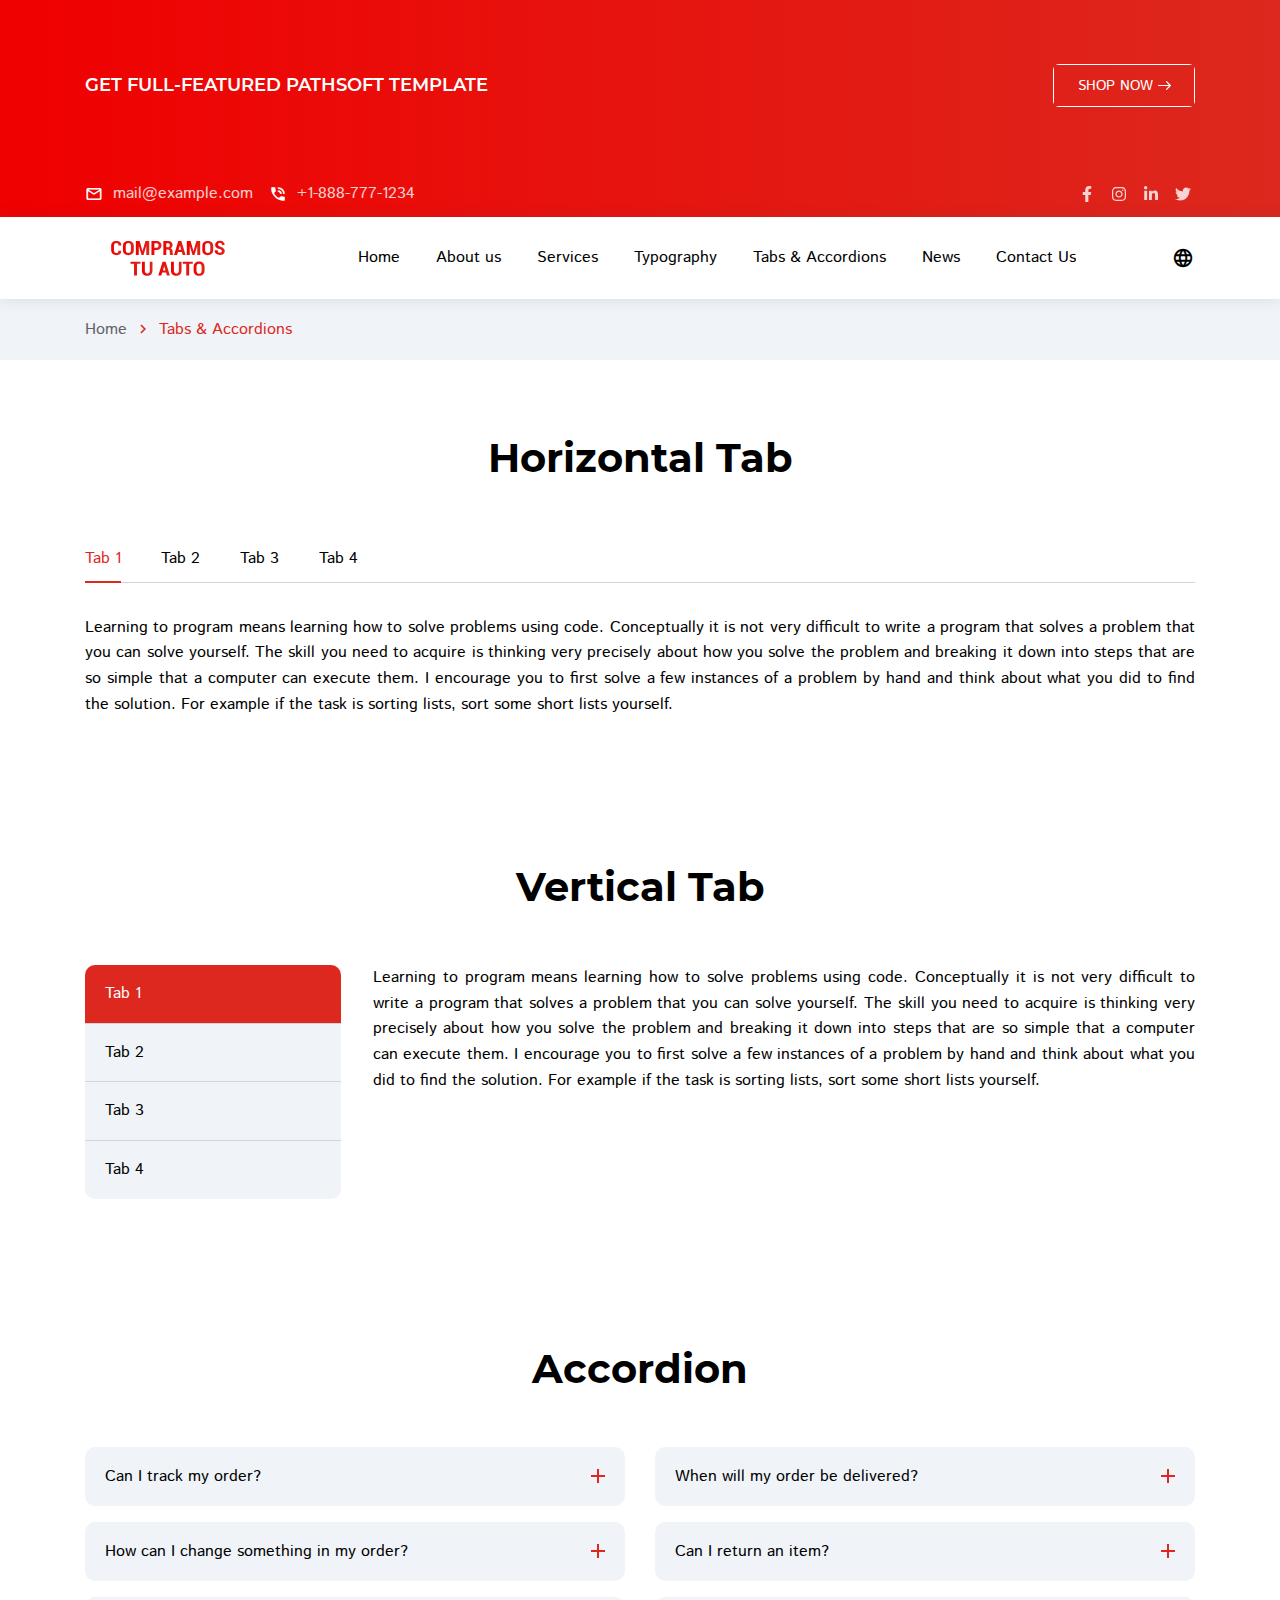
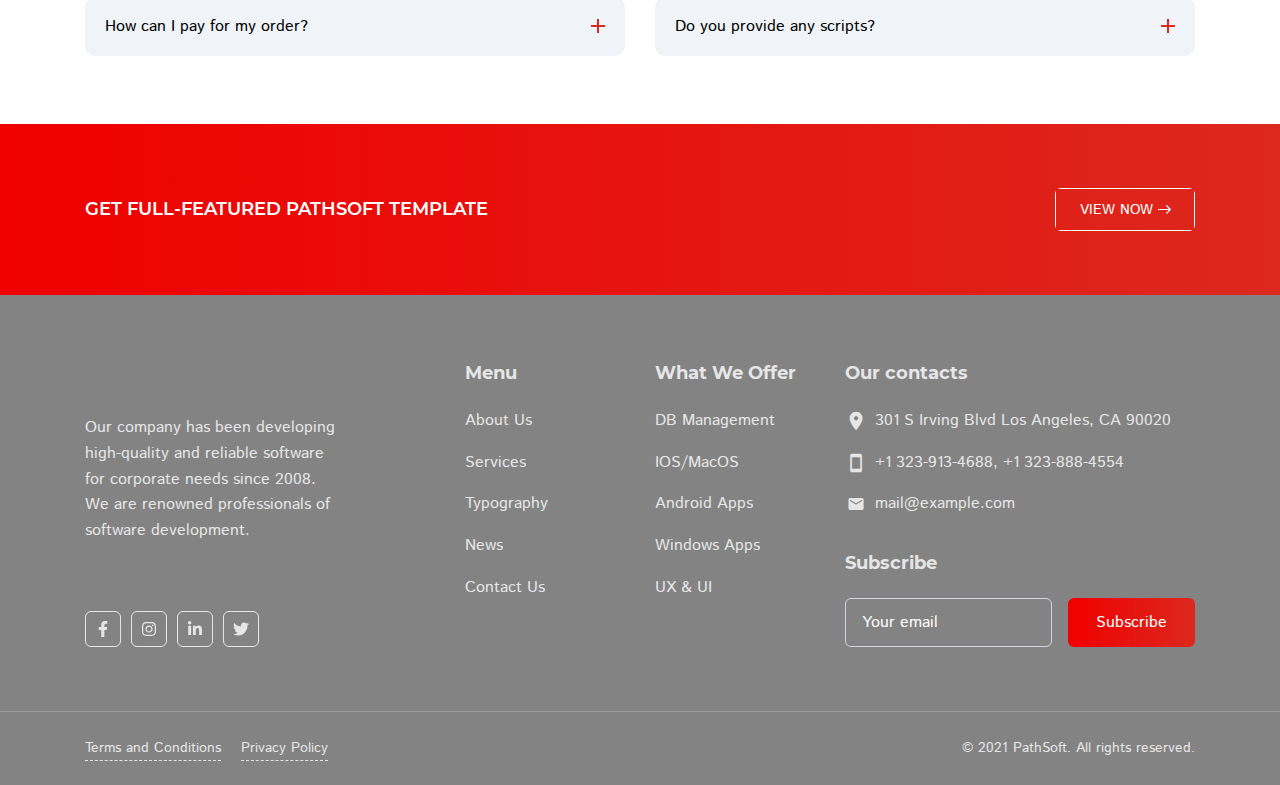
<file: tabs-and-accordions.html>
<!DOCTYPE html><html lang="en">

<head>

    <meta charset="utf-8">

    <title>PathSoft - IT Solution for You Business</title>

    <meta name="description" content="Description">
    <meta http-equiv="X-UA-Compatible" content="IE=edge">
    <meta name="viewport" content="width=device-width, initial-scale=1, maximum-scale=2">
        
    <link rel="icon" href="assets/img/favicon/favicon.ico" type="image/x-icon"> 

    <link rel="stylesheet" href="assets/css/libs.css">
<link rel="stylesheet" href="assets/css/style.css">
    <link rel="preload" href="assets/fonts/istok-web-v15-latin/istok-web-v15-latin-regular.woff2" as="font" type="font/woff2" crossorigin>
<link rel="preload" href="assets/fonts/istok-web-v15-latin/istok-web-v15-latin-700.woff2" as="font" type="font/woff2" crossorigin>
<link rel="preload" href="assets/fonts/montserrat-v15-latin/montserrat-v15-latin-700.woff2" as="font" type="font/woff2" crossorigin>
<link rel="preload" href="assets/fonts/montserrat-v15-latin/montserrat-v15-latin-600.woff2" as="font" type="font/woff2" crossorigin>

<link rel="preload" href="assets/fonts/material-icons/material-icons.woff2" as="font" type="font/woff2" crossorigin>
<link rel="preload" href="assets/fonts/material-icons/material-icons-outlined.woff2" as="font" type="font/woff2" crossorigin>

</head>

<body>

	<main class="main">
		
		<div class="main-inner">

			<!-- Begin mobile main menu -->
<nav class="mmm">
    <div class="mmm-content">
        <ul class="mmm-list">
            <li><a href="index.html">Home</a></li>
            <li><a href="about-us.html">About us</a></li>
            <li><a href="services.html">Services</a></li>
            <li><a href="typography.html">Typography</a></li>
            <li><a href="tabs-and-accordions.html">Tabs & Accordions</a></li>
            <li><a href="news.html">News</a></li>
            <li><a href="contact-us.html">Contact Us</a></li>
        </ul>
    </div>
    <div class="mmm-footer">
        <ul class="mmm-lang">
            <li class="active"><a href="#!"><span>En</span></a></li>
            <li><a href="#!"><span>Sp</span></a></li>
            <li><a href="#!"><span>It</span></a></li>
            <li><a href="#!"><span>Uk</span></a></li>
            <li><a href="#!"><span>Ru</span></a></li>
        </ul>
    </div>
</nav><!-- End mobile main menu -->

<a class="bff d-none d-md-block" href="https://www.templatemonster.com/website-templates/pathsoft-it-solutions-for-your-business-services-website-template-83414.html">
    <div class="container">
        <div class="row">
            <div class="col">
                <div class="bff-container">
                    <p>Get Full-Featured PathSoft Template</p>
                    <div class="btn btn-border btn-small">
                        <span>SHOP NOW</span>
                        <svg class="btn-icon-right" viewBox="0 0 13 9" width="13" height="9"><use xlink:href="assets/img/sprite.svg#arrow-right"></use></svg>
                    </div>
                </div>
            </div>
        </div>
    </div>
</a>

<!-- Begin header -->
<header class="header">
    <!-- Begin header top -->
    <nav class="header-top">
        <div class="container">
            <div class="row align-items-center justify-content-between">
                <div class="col-auto">
                    <!-- Begin header top info -->
                    <ul class="header-top-info">
                        <li>
                            <a href="mailto:mail@example.com">
                                <i class="material-icons md-18">mail_outline</i>
                                <span>mail@example.com</span>
                            </a>
                        </li>
                        <li>
                            <a href="mailto:mail@example.com" class="formingHrefTel">
                                <i class="material-icons md-18">phone_in_talk</i>
                                <span>+1-888-777-1234</span>
                            </a>
                        </li>
                    </ul><!-- Ennd header top info -->
                </div>
                <div class="col-auto">
                    <div class="header-top-links">
                        <!-- Begin social links -->
                        <ul class="social-links">
                            <li>
                                <a href="#!" title="Facebook">
                                    <svg viewBox="0 0 320 512"><use xlink:href="assets/img/sprite.svg#facebook-icon"></use></svg>
                                </a>
                            </li>
                            <li>
                                <a href="#!" title="Instagram">
                                    <svg viewBox="0 0 448 512"><use xlink:href="assets/img/sprite.svg#instagram-icon"></use></svg>
                                </a>
                            </li>
                            <li>
                                <a href="#!" title="LinkedIn">
                                    <svg viewBox="0 0 448 512"><use xlink:href="assets/img/sprite.svg#linkedin-icon"></use></svg>
                                </a>
                            </li>
                            <li>
                                <a href="#!" title="Twitter">
                                    <svg viewBox="0 0 512 512"><use xlink:href="assets/img/sprite.svg#twitter-icon"></use></svg>
                                </a>
                            </li>
                        </ul><!-- End social links -->
                    </div>
                </div>
            </div>
        </div>
    </nav><!-- End header top -->
    <!-- Begin header fixed -->
    <nav class="header-fixed">
        <div class="container">
            <div class="row flex-nowrap align-items-center justify-content-between">
                <div class="col-auto d-block d-lg-none header-fixed-col">
                    <div class="main-mnu-btn">
                        <span class="bar bar-1"></span>
                        <span class="bar bar-2"></span>
                        <span class="bar bar-3"></span>
                        <span class="bar bar-4"></span>
                    </div>
                </div>
                <div class="col-auto header-fixed-col">
                    <!-- Begin logo -->
                    <a href="/" class="logo" title="PathSoft">
                        <img src="assets/img/logo.svg" width="115" height="36" alt="PathSoft">
                    </a><!-- End logo -->
                </div>
                <div class="col-auto header-fixed-col d-none d-lg-block col-static">
                    <!-- Begin main menu -->
<nav class="main-mnu">
    <ul class="main-mnu-list">
        <li><a href="index.html" data-title="Home"><span>Home</span></a></li>
        <li><a href="about-us.html" data-title="About us"><span>About us</span></a></li>
        <li><a href="services.html" data-title="Services"><span>Services</span></a></li>
        <li><a href="typography.html" data-title="Typography"><span>Typography</span></a></li>
        <li><a href="tabs-and-accordions.html" data-title="Tabs & Accordions"><span>Tabs & Accordions</span></a></li>
        <li><a href="news.html" data-title="News"><span>News</span></a></li>
        <li><a href="contact-us.html" data-title="Contact Us"><span>Contact Us</span></a></li>
    </ul>
</nav><!-- End main menu -->
                </div>
                <div class="col-auto header-fixed-col col-static">
                    <!-- Begin header actions -->
                    <ul class="header-actions">
                        <!-- Begin header languarge -->
                        <li class="d-none d-lg-block">
                            <div class="header-lang">
                                <div class="header-lang-current"><i class="material-icons md-22">language</i></div>
                                <ul class="header-lang-list">
                                    <li class="active"><a href="#!" class="hover-link" data-lang="En" data-title="English"><span>English</span></a></li>
                                    <li><a href="#!" class="hover-link" data-lang="Sp" data-title="Spanish"><span>Spanish</span></a></li>
                                    <li><a href="#!" class="hover-link" data-lang="It" data-title="Italian"><span>Italian</span></a></li>
                                    <li><a href="#!" class="hover-link" data-lang="Uk" data-title="Ukraine"><span>Ukraine</span></a></li>
                                    <li><a href="#!" class="hover-link" data-lang="Ru" data-title="Russian"><span>Russian</span></a></li>
                                </ul>
                            </div>
                        </li><!-- End header languarge -->
                        <!-- Begin header navbar -->
                        <li class="d-block d-lg-none">
                            <div class="header-navbar">
                                <div class="header-navbar-btn">
                                    <i class="material-icons md-24">more_vert</i>
                                </div>
                                <ul class="header-navbar-content">
                                    <li>
                                        <a href="mailto:mail@example.com">
                                            <i class="material-icons md-20">mail_outline</i>
                                            <span>mail@example.com</span>
                                        </a>
                                    </li>
                                    <li>
                                        <a href="mailto:mail@example.com" class="formingHrefTel">
                                            <i class="material-icons md-20">support_agent</i>
                                            <span>1-888-777-1234</span>
                                        </a>
                                    </li>
                                    <li>
                                        <!-- Begin social links -->
                                        <ul class="social-links">
                                            <li>
                                                <a href="#!" title="Facebook">
                                                    <svg viewBox="0 0 320 512"><use xlink:href="assets/img/sprite.svg#facebook-icon"></use></svg>
                                                </a>
                                            </li>
                                            <li>
                                                <a href="#!" title="Instagram">
                                                    <svg viewBox="0 0 448 512"><use xlink:href="assets/img/sprite.svg#instagram-icon"></use></svg>
                                                </a>
                                            </li>
                                            <li>
                                                <a href="#!" title="LinkedIn">
                                                    <svg viewBox="0 0 448 512"><use xlink:href="assets/img/sprite.svg#linkedin-icon"></use></svg>
                                                </a>
                                            </li>
                                            <li>
                                                <a href="#!" title="Twitter">
                                                    <svg viewBox="0 0 512 512"><use xlink:href="assets/img/sprite.svg#twitter-icon"></use></svg>
                                                </a>
                                            </li>
                                        </ul><!-- End social links -->
                                    </li>
                                </ul>
                            </div>
                        </li><!-- End header navbar -->
                    </ul><!-- End header actions -->
                </div>
            </div>
        </div>
    </nav><!-- End header fixed -->
</header><!-- End header -->

			<!-- Begin bread crumbs -->
			<nav class="bread-crumbs">
				<div class="container">
					<div class="row">
						<div class="col-12">
							<ul class="bread-crumbs-list">
								<li>
									<a href="index.html">Home</a>
									<i class="material-icons md-18">chevron_right</i>
								</li>
								<li><a href="#!">Tabs & Accordions</a></li>
							</ul>
						</div>
					</div>
				</div>
			</nav><!-- End bread crumbs -->

			<div class="section">
				<div class="container">
					<div class="row">
						<div class="col-12">
							<div class="section-heading heading-center">
								<h1>Horizontal Tab</h1>
							</div>
							<div class="tabs">
								<ul class="tabs-nav">
									<li class="active">Tab 1</li>
									<li>Tab 2</li>
									<li>Tab 3</li>
									<li>Tab 4</li>
								</ul>
								<div class="tabs-container">
									<div class="tabs-item content active">
										<p>Learning to program means learning how to solve problems using code. Conceptually it
											is not very difficult to write a program that solves a problem that you can solve
											yourself. The skill you need to acquire is thinking very precisely about how you
											solve the problem and breaking it down into steps that are so simple that a computer
											can execute them. I encourage you to first solve a few instances of a problem by
											hand and think about what you did to find the solution. For example if the task is
											sorting lists, sort some short lists yourself.</p>
									</div>
									<div class="tabs-item content">
										<p>Lorem ipsum dolor sit amet consectetur adipisicing elit. Aliquam voluptates
											reiciendis quaerat ut natus dignissimos distinctio perferendis commodi odit impedit
											rerum totam, saepe corporis perspiciatis non, nam amet maxime sunt.</p>
									</div>
									<div class="tabs-item content">
										<p>A reasonable method would be to find the smallest element, write it down and cross it
											out of the original list and repeat this process until you have sorted the whole
											list. Then you have to teach the computer 1) how to find the smallest element, 2)
											how to write it down, 3) how to cross it out, and wrap this in a loop. Then continue
											this task breakdown process until you’re confident you know how to write the
											necessary program.</p>
									</div>
									<div class="tabs-item content">
										<p>Learning to program means learning how to solve problems using code. Conceptually it
											is not very difficult to write a program that solves a problem that you can solve
											yourself. The skill you need to acquire is thinking very precisely about how you
											solve the problem and breaking it down into steps that are so simple that a computer
											can execute them. I encourage you to first solve a few instances of a problem by
											hand and think about what you did to find the solution. For example if the task is
											sorting lists, sort some short lists yourself.</p>
									</div>
								</div>
							</div>
						</div>
					</div>
				</div>
			</div>

			<section class="section">
				<div class="container">
					<div class="row">
						<div class="col-12">
							<div class="section-heading heading-center">
								<h2>Vertical Tab</h2>
							</div>
							<div class="tabs tabs-vertical">
								<ul class="tabs-nav section-bgc">
									<li class="active">Tab 1</li>
									<li>Tab 2</li>
									<li>Tab 3</li>
									<li>Tab 4</li>
								</ul>
								<div class="tabs-container">
									<div class="tabs-item content active">
										<p>Learning to program means learning how to solve problems using code. Conceptually it
											is not very difficult to write a program that solves a problem that you can solve
											yourself. The skill you need to acquire is thinking very precisely about how you
											solve the problem and breaking it down into steps that are so simple that a computer
											can execute them. I encourage you to first solve a few instances of a problem by
											hand and think about what you did to find the solution. For example if the task is
											sorting lists, sort some short lists yourself.</p>
									</div>
									<div class="tabs-item content">
										<p>Lorem ipsum dolor sit amet consectetur adipisicing elit. Aliquam voluptates
											reiciendis quaerat ut natus dignissimos distinctio perferendis commodi odit impedit
											rerum totam, saepe corporis perspiciatis non, nam amet maxime sunt.</p>
									</div>
									<div class="tabs-item content">
										<p>A reasonable method would be to find the smallest element, write it down and cross it
											out of the original list and repeat this process until you have sorted the whole
											list. Then you have to teach the computer 1) how to find the smallest element, 2)
											how to write it down, 3) how to cross it out, and wrap this in a loop. Then continue
											this task breakdown process until you’re confident you know how to write the
											necessary program.</p>
									</div>
									<div class="tabs-item content">
										<p>Learning to program means learning how to solve problems using code. Conceptually it
											is not very difficult to write a program that solves a problem that you can solve
											yourself. The skill you need to acquire is thinking very precisely about how you
											solve the problem and breaking it down into steps that are so simple that a computer
											can execute them. I encourage you to first solve a few instances of a problem by
											hand and think about what you did to find the solution. For example if the task is
											sorting lists, sort some short lists yourself.</p>
									</div>
								</div>
							</div>
						</div>
					</div>
				</div>
			</section>

			<section class="section">
				<div class="container">
					<div class="row">
						<div class="col-12">
							<div class="section-heading heading-center">
								<h2>Accordion</h2>
							</div>
							<div class="accordion">
								<div class="row gutters-default">
									<div class="col-lg-6 col-12">
										<ul class="accordion-list">
											<li class="accordion-item section-bgc">
												<div class="accordion-trigger">Can I track my order?</div>
												<div class="accordion-content content">
													<p>Yes, you can! After placing your order you will receive an order
														confirmation via email. Each order starts production 15 minutes after
														your order is placed. Within a few hours of you placing your order, you
														will receive an expected delivery time. When the order will be ready for
														delivery, you will receive another email with the tracking number and a
														link to trace the order online with the courier.</p>
												</div>
											</li>
											<li class="accordion-item section-bgc">
												<div class="accordion-trigger">How can I change something in my order?</div>
												<div class="accordion-content content">
													<p>If you need to change something in your order, please contact us
														immediately. We usually process orders within 30 minutes, and once we
														have processed your order, we will be unable to make any changes.</p>
												</div>
											</li>
											<li class="accordion-item section-bgc">
												<div class="accordion-trigger">How can I pay for my order?</div>
												<div class="accordion-content content">
													<p>We accept Visa, MasterCard, and American Express credit and debit cards
														for your convenience.</p>
												</div>
											</li>
										</ul>
									</div>
									<div class="col-lg-6 col-12">
										<ul class="accordion-list">
											<li class="accordion-item section-bgc">
												<div class="accordion-trigger">When will my order be delivered?</div>
												<div class="accordion-content content">
													<p>Delivery times will depend on your location. Once payment is confirmed
														your order will be packaged. Delivery can be expected within 10 business
														days.</p>
												</div>
											</li>
											<li class="accordion-item section-bgc">
												<div class="accordion-trigger">Can I return an item?</div>
												<div class="accordion-content content">
													<p>Please contact our administrators for more information on returning
														products purchased on our website.</p>
												</div>
											</li>
											<li class="accordion-item section-bgc">
												<div class="accordion-trigger">Do you provide any scripts?</div>
												<div class="accordion-content content">
													<p>Our templates do not include any additional scripts. Newsletter
														subscriptions, search fields, forums, image galleries (in HTML versions
														of Flash products) are inactive. Basic scripts can be easily added at
														www.TemplateTuning.com If you are not sure that the element you’re
														interested in is active please contact our Support Chat for
														clarification.</p>
												</div>
											</li>
										</ul>
									</div>
								</div>
							</div>
						</div>
					</div>
				</div>
			</section>

		</div>

		<a class="bff d-none d-md-block" href="https://www.templatemonster.com/website-templates/pathsoft-it-solutions-for-your-business-services-website-template-83414.html">
    <div class="container">
        <div class="row">
            <div class="col">
                <div class="bff-container">
                    <p>Get Full-Featured PathSoft Template</p>
                    <div class="btn btn-border btn-small">
                        <span>VIEW NOW</span>
                        <svg class="btn-icon-right" viewBox="0 0 13 9" width="13" height="9"><use xlink:href="assets/img/sprite.svg#arrow-right"></use></svg>
                    </div>
                </div>
            </div>
        </div>
    </div>
</a>

<!-- Begin footer -->
<footer class="footer">
    <div class="footer-main">
        <div class="container">
            <div class="row items">
                <div class="col-xl-3 col-lg-3 col-md-5 col-12 item">
                    <!-- Begin company info -->
                    <div class="footer-company-info">
                        <div class="footer-company-top">
                            <a href="/" class="logo" title="PathSoft">
                                <img data-src="assets/img/logo-white.svg" width="115" height="36" class="lazy" src="[data-uri]" alt="PathSoft">
                            </a>
                            <div class="footer-company-desc">
                                <p>Our company has been developing high-quality and reliable software for corporate needs since 2008. We are renowned professionals of software development.</p>
                            </div>
                        </div>
                        <ul class="footer-social-links">
                            <li>
                                <a href="#!" title="Facebook">
                                    <svg viewBox="0 0 320 512">
                                        <use xlink:href="assets/img/sprite.svg#facebook-icon"></use>
                                    </svg>
                                </a>
                            </li>
                            <li>
                                <a href="#!" title="Instagram">
                                    <svg viewBox="0 0 448 512">
                                        <use xlink:href="assets/img/sprite.svg#instagram-icon"></use>
                                    </svg>
                                </a>
                            </li>
                            <li>
                                <a href="#!" title="LinkedIn">
                                    <svg viewBox="0 0 448 512">
                                        <use xlink:href="assets/img/sprite.svg#linkedin-icon"></use>
                                    </svg>
                                </a>
                            </li>
                            <li>
                                <a href="#!" title="Twitter">
                                    <svg viewBox="0 0 512 512">
                                        <use xlink:href="assets/img/sprite.svg#twitter-icon"></use>
                                    </svg>
                                </a>
                            </li>
                        </ul>
                    </div>
                    <!-- End company info -->
                </div>
                <div class="col-xl-2 offset-xl-1 col-md-3 col-5 col-lg-2 item">
                    <div class="footer-item">
                        <p class="footer-item-heading">Menu</p>
                        <nav class="footer-nav">
                            <ul class="footer-mnu">
                                <li><a href="about-us.html" class="hover-link" data-title="About Us"><span>About Us</span></a></li>
                                <li><a href="services.html" class="hover-link" data-title="Services"><span>Services</span></a></li>
                                <li><a href="typography.html" data-title="Typography"><span>Typography</span></a></li>
                                <li><a href="news.html" class="hover-link" data-title="News"><span>News</span></a></li>
                                <li><a href="contact-us.html" class="hover-link" data-title="Contact Us"><span>Contact Us</span></a></li>
                            </ul>
                        </nav>
                    </div>
                </div>
                <div class="col-xl-2 col-lg-3 col-md-3 col-7 item">
                    <div class="footer-item">
                        <p class="footer-item-heading">What We Offer</p>
                        <nav class="footer-nav">
                            <ul class="footer-mnu">
                                <li><a href="#!" class="hover-link" data-title="DB Management"><span>DB Management</span></a></li>
                                <li><a href="#!" class="hover-link" data-title="IOS/MacOS"><span>IOS/MacOS</span></a></li>
                                <li><a href="#!" class="hover-link" data-title="Android Apps"><span>Android Apps</span></a></li>
                                <li><a href="#!" class="hover-link" data-title="Windows Apps"><span>Windows Apps</span></a></li>
                                <li><a href="#!" class="hover-link" data-title="UX & UI"><span>UX & UI</span></a></li>
                            </ul>
                        </nav>
                    </div>
                </div>
                <div class="col-xs-4 col-lg-4 col-12 item">
                    <div class="footer-item">
                        <p class="footer-item-heading">Our contacts</p>
                        <ul class="footer-contacts">
                            <li>
                                <i class="material-icons md-22">location_on</i>
                                <div class="footer-contact-info">
                                    301 S Irving Blvd Los Angeles, CA 90020
                                </div>
                            </li>
                            <li>
                                <i class="material-icons md-22 footer-contact-tel">smartphone</i>
                                <div class="footer-contact-info">
                                    <a href="#!" class="formingHrefTel">+1 323-913-4688</a>, <a href="#!" class="formingHrefTel">+1 323-888-4554</a>
                                </div>
                            </li>
                            <li>
                                <i class="material-icons md-22 footer-contact-email">email</i>
                                <div class="footer-contact-info">
                                    <a href="mailto:mail@example.com">mail@example.com</a>
                                </div>
                            </li>
                        </ul>
                    </div>
                    <div class="footer-item">
                        <p class="footer-item-heading">Subscribe</p>
                        <form action="#!" method="post" class="footer-subscribe">
                            <div class="form-field">
                                <label for="subscribe-email" class="form-field-label">Your email</label>
                                <input type="email" class="form-field-input" name="Subscribe_email" value="" autocomplete="off" required="required" id="subscribe-email">
                            </div>
                            <div class="form-btn">
                                <button type="submit" class="btn ripple"><span>Subscribe</span></button>
                            </div>
                        </form>
                    </div>
                </div>
            </div>
        </div>
    </div>
    <div class="footer-bottom">
        <div class="container">
            <div class="row justify-content-between items">
                <div class="col-md-auto col-12 item">
                    <nav class="footer-links">
                        <ul>
                            <li><a href="terms-and-conditions.html">Terms and Conditions</a></li>
                            <li><a href="privacy-policy.html">Privacy Policy</a></li>
                        </ul>
                    </nav>
                </div>
                <div class="col-md-auto col-12 item">
                    <div class="copyright">© 2021 PathSoft. All rights reserved.</div>
                </div>
            </div>
        </div>
    </div>
</footer><!-- End footer -->

	</main><!-- End main -->

	<script src="assets/libs/jquery/jquery.min.js"></script>
<script src="assets/libs/lozad/lozad.min.js"></script>
<script src="assets/libs/device/device.js"></script>
<script src="assets/libs/ScrollToFixed/jquery-scrolltofixed-min.js"></script>
<script src="assets/libs/spincrement/jquery.spincrement.min.js"></script>
<script src="assets/libs/jquery-validation-1.19.3/jquery.validate.min.js"></script>
<script src="assets/js/custom.js"></script>
	
</body>
</html>
</file>
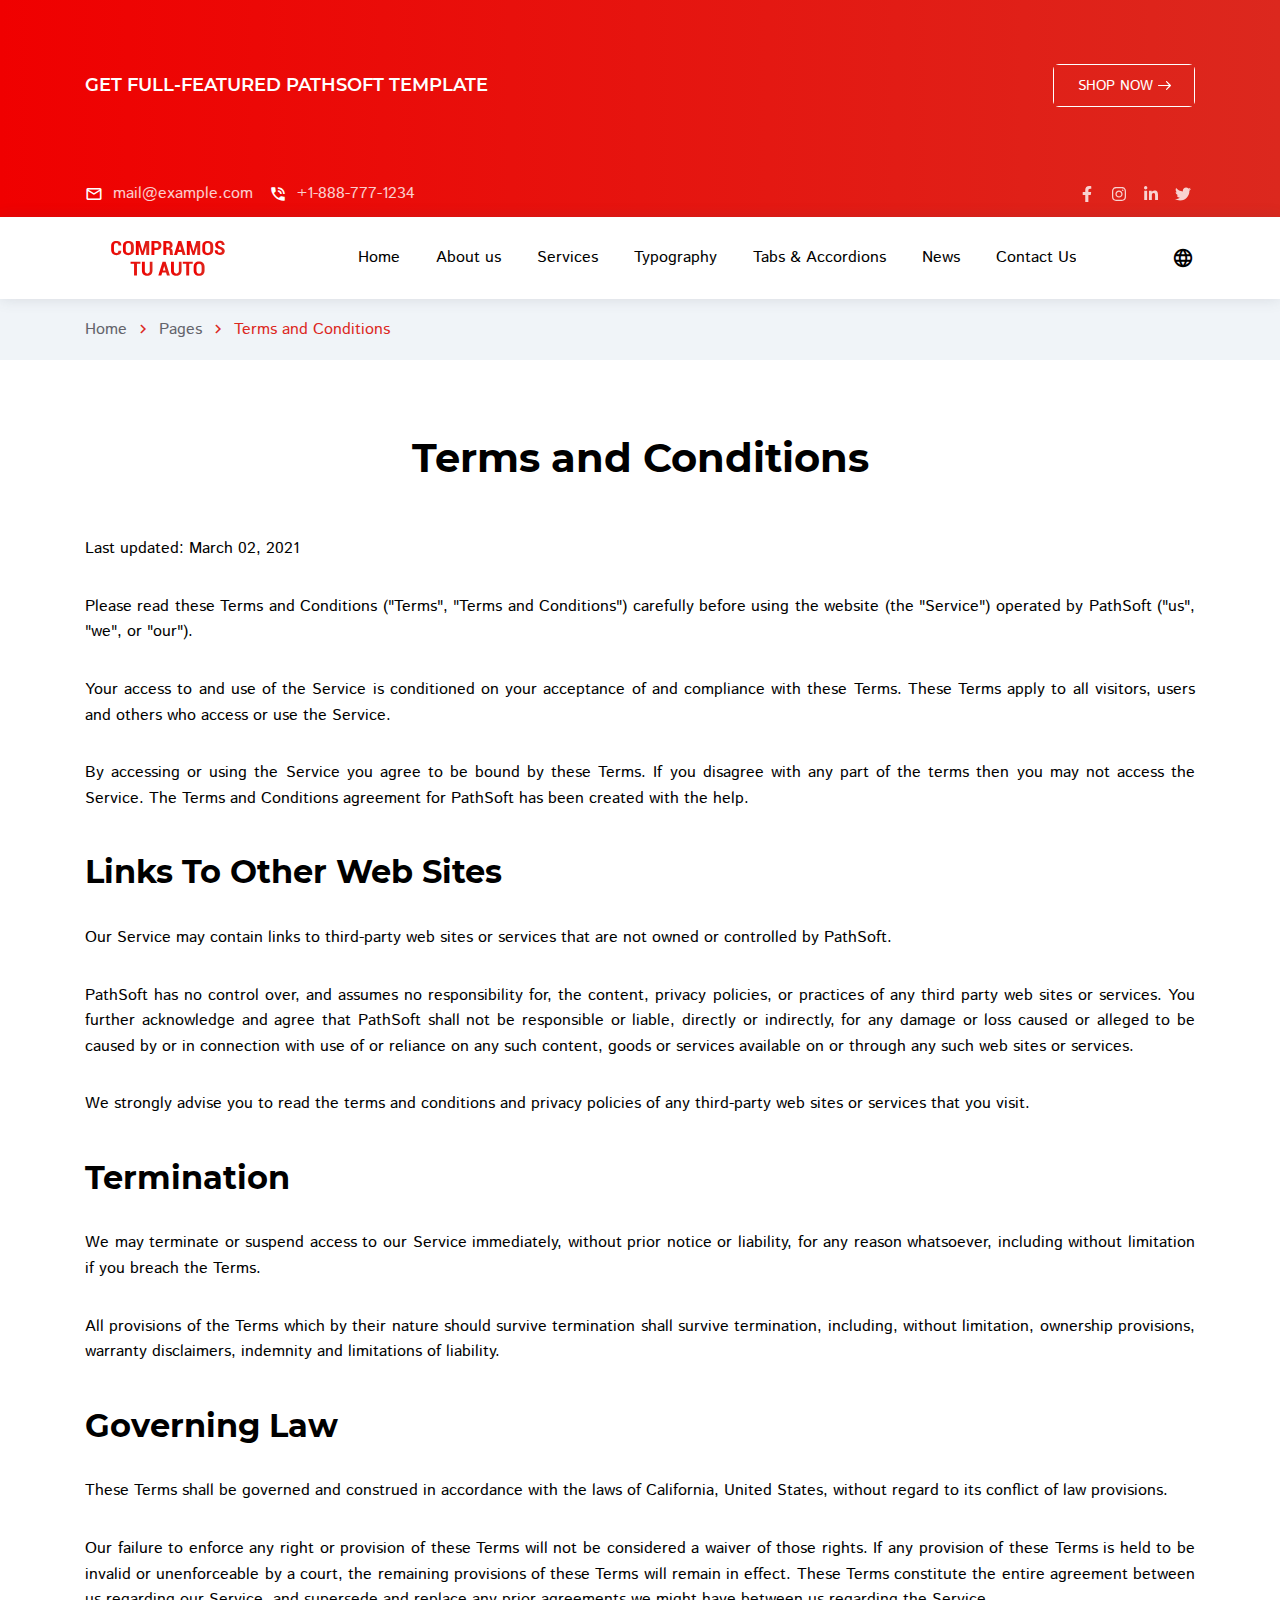
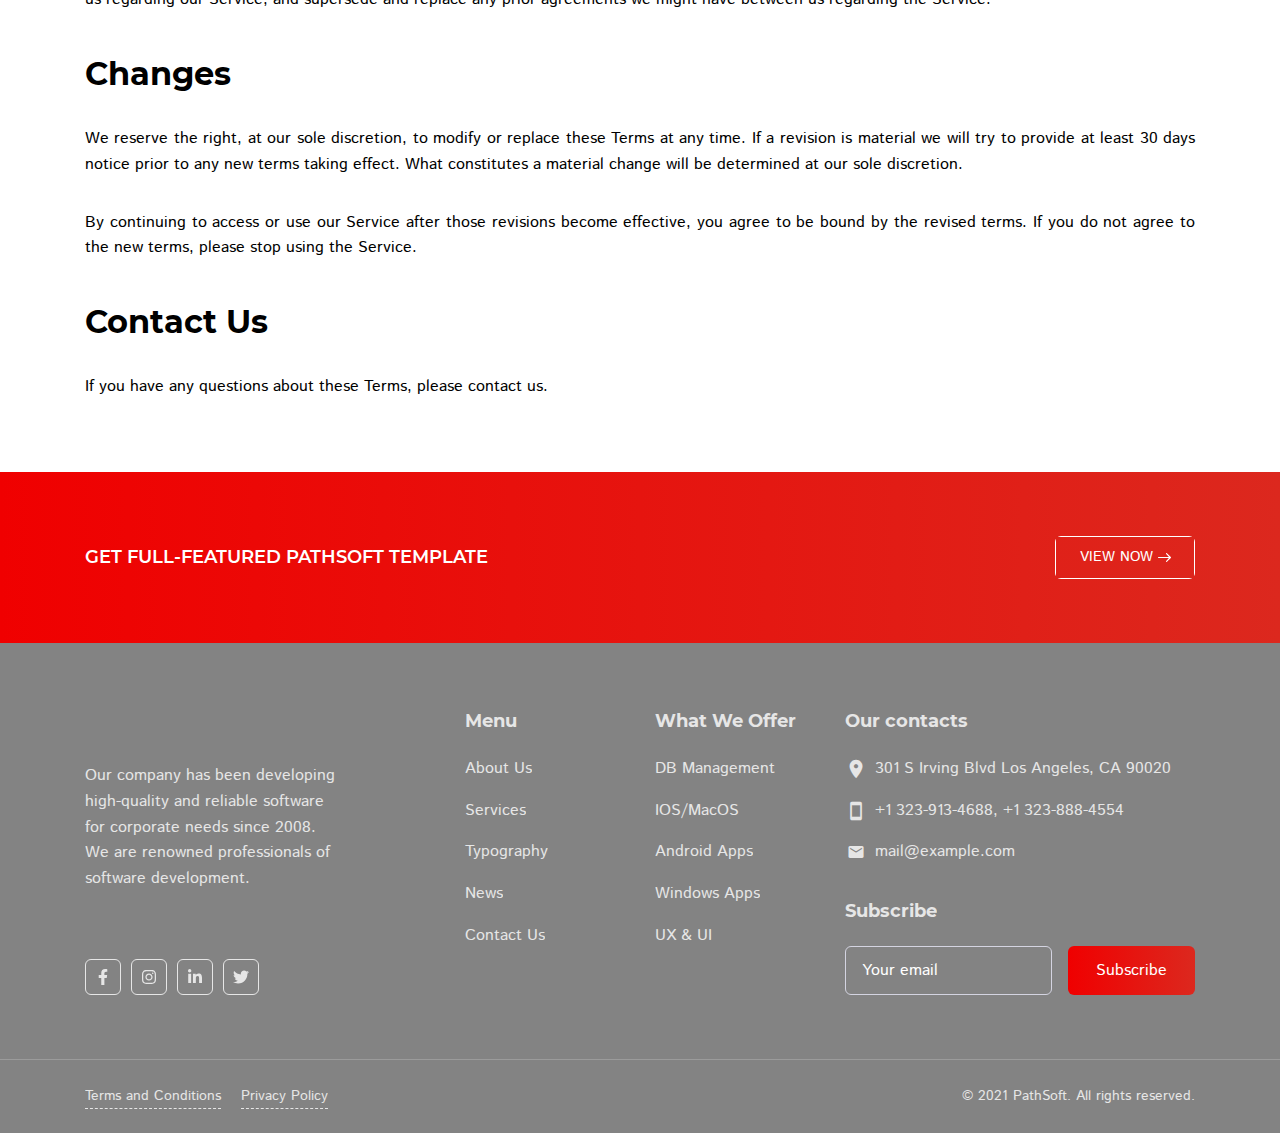
<file: terms-and-conditions.html>
<!DOCTYPE html><html lang="en">

<head>

    <meta charset="utf-8">

    <title>PathSoft - IT Solution for You Business</title>

    <meta name="description" content="Description">
    <meta http-equiv="X-UA-Compatible" content="IE=edge">
    <meta name="viewport" content="width=device-width, initial-scale=1, maximum-scale=2">
        
    <link rel="icon" href="assets/img/favicon/favicon.ico" type="image/x-icon"> 

    <link rel="stylesheet" href="assets/css/libs.css">
<link rel="stylesheet" href="assets/css/style.css">
    <link rel="preload" href="assets/fonts/istok-web-v15-latin/istok-web-v15-latin-regular.woff2" as="font" type="font/woff2" crossorigin>
<link rel="preload" href="assets/fonts/istok-web-v15-latin/istok-web-v15-latin-700.woff2" as="font" type="font/woff2" crossorigin>
<link rel="preload" href="assets/fonts/montserrat-v15-latin/montserrat-v15-latin-700.woff2" as="font" type="font/woff2" crossorigin>
<link rel="preload" href="assets/fonts/montserrat-v15-latin/montserrat-v15-latin-600.woff2" as="font" type="font/woff2" crossorigin>

<link rel="preload" href="assets/fonts/material-icons/material-icons.woff2" as="font" type="font/woff2" crossorigin>
<link rel="preload" href="assets/fonts/material-icons/material-icons-outlined.woff2" as="font" type="font/woff2" crossorigin>

</head>

<body>

	<main class="main">
		
		<div class="main-inner">

			<!-- Begin mobile main menu -->
<nav class="mmm">
    <div class="mmm-content">
        <ul class="mmm-list">
            <li><a href="index.html">Home</a></li>
            <li><a href="about-us.html">About us</a></li>
            <li><a href="services.html">Services</a></li>
            <li><a href="typography.html">Typography</a></li>
            <li><a href="tabs-and-accordions.html">Tabs & Accordions</a></li>
            <li><a href="news.html">News</a></li>
            <li><a href="contact-us.html">Contact Us</a></li>
        </ul>
    </div>
    <div class="mmm-footer">
        <ul class="mmm-lang">
            <li class="active"><a href="#!"><span>En</span></a></li>
            <li><a href="#!"><span>Sp</span></a></li>
            <li><a href="#!"><span>It</span></a></li>
            <li><a href="#!"><span>Uk</span></a></li>
            <li><a href="#!"><span>Ru</span></a></li>
        </ul>
    </div>
</nav><!-- End mobile main menu -->

<a class="bff d-none d-md-block" href="https://www.templatemonster.com/website-templates/pathsoft-it-solutions-for-your-business-services-website-template-83414.html">
    <div class="container">
        <div class="row">
            <div class="col">
                <div class="bff-container">
                    <p>Get Full-Featured PathSoft Template</p>
                    <div class="btn btn-border btn-small">
                        <span>SHOP NOW</span>
                        <svg class="btn-icon-right" viewBox="0 0 13 9" width="13" height="9"><use xlink:href="assets/img/sprite.svg#arrow-right"></use></svg>
                    </div>
                </div>
            </div>
        </div>
    </div>
</a>

<!-- Begin header -->
<header class="header">
    <!-- Begin header top -->
    <nav class="header-top">
        <div class="container">
            <div class="row align-items-center justify-content-between">
                <div class="col-auto">
                    <!-- Begin header top info -->
                    <ul class="header-top-info">
                        <li>
                            <a href="mailto:mail@example.com">
                                <i class="material-icons md-18">mail_outline</i>
                                <span>mail@example.com</span>
                            </a>
                        </li>
                        <li>
                            <a href="mailto:mail@example.com" class="formingHrefTel">
                                <i class="material-icons md-18">phone_in_talk</i>
                                <span>+1-888-777-1234</span>
                            </a>
                        </li>
                    </ul><!-- Ennd header top info -->
                </div>
                <div class="col-auto">
                    <div class="header-top-links">
                        <!-- Begin social links -->
                        <ul class="social-links">
                            <li>
                                <a href="#!" title="Facebook">
                                    <svg viewBox="0 0 320 512"><use xlink:href="assets/img/sprite.svg#facebook-icon"></use></svg>
                                </a>
                            </li>
                            <li>
                                <a href="#!" title="Instagram">
                                    <svg viewBox="0 0 448 512"><use xlink:href="assets/img/sprite.svg#instagram-icon"></use></svg>
                                </a>
                            </li>
                            <li>
                                <a href="#!" title="LinkedIn">
                                    <svg viewBox="0 0 448 512"><use xlink:href="assets/img/sprite.svg#linkedin-icon"></use></svg>
                                </a>
                            </li>
                            <li>
                                <a href="#!" title="Twitter">
                                    <svg viewBox="0 0 512 512"><use xlink:href="assets/img/sprite.svg#twitter-icon"></use></svg>
                                </a>
                            </li>
                        </ul><!-- End social links -->
                    </div>
                </div>
            </div>
        </div>
    </nav><!-- End header top -->
    <!-- Begin header fixed -->
    <nav class="header-fixed">
        <div class="container">
            <div class="row flex-nowrap align-items-center justify-content-between">
                <div class="col-auto d-block d-lg-none header-fixed-col">
                    <div class="main-mnu-btn">
                        <span class="bar bar-1"></span>
                        <span class="bar bar-2"></span>
                        <span class="bar bar-3"></span>
                        <span class="bar bar-4"></span>
                    </div>
                </div>
                <div class="col-auto header-fixed-col">
                    <!-- Begin logo -->
                    <a href="/" class="logo" title="PathSoft">
                        <img src="assets/img/logo.svg" width="115" height="36" alt="PathSoft">
                    </a><!-- End logo -->
                </div>
                <div class="col-auto header-fixed-col d-none d-lg-block col-static">
                    <!-- Begin main menu -->
<nav class="main-mnu">
    <ul class="main-mnu-list">
        <li><a href="index.html" data-title="Home"><span>Home</span></a></li>
        <li><a href="about-us.html" data-title="About us"><span>About us</span></a></li>
        <li><a href="services.html" data-title="Services"><span>Services</span></a></li>
        <li><a href="typography.html" data-title="Typography"><span>Typography</span></a></li>
        <li><a href="tabs-and-accordions.html" data-title="Tabs & Accordions"><span>Tabs & Accordions</span></a></li>
        <li><a href="news.html" data-title="News"><span>News</span></a></li>
        <li><a href="contact-us.html" data-title="Contact Us"><span>Contact Us</span></a></li>
    </ul>
</nav><!-- End main menu -->
                </div>
                <div class="col-auto header-fixed-col col-static">
                    <!-- Begin header actions -->
                    <ul class="header-actions">
                        <!-- Begin header languarge -->
                        <li class="d-none d-lg-block">
                            <div class="header-lang">
                                <div class="header-lang-current"><i class="material-icons md-22">language</i></div>
                                <ul class="header-lang-list">
                                    <li class="active"><a href="#!" class="hover-link" data-lang="En" data-title="English"><span>English</span></a></li>
                                    <li><a href="#!" class="hover-link" data-lang="Sp" data-title="Spanish"><span>Spanish</span></a></li>
                                    <li><a href="#!" class="hover-link" data-lang="It" data-title="Italian"><span>Italian</span></a></li>
                                    <li><a href="#!" class="hover-link" data-lang="Uk" data-title="Ukraine"><span>Ukraine</span></a></li>
                                    <li><a href="#!" class="hover-link" data-lang="Ru" data-title="Russian"><span>Russian</span></a></li>
                                </ul>
                            </div>
                        </li><!-- End header languarge -->
                        <!-- Begin header navbar -->
                        <li class="d-block d-lg-none">
                            <div class="header-navbar">
                                <div class="header-navbar-btn">
                                    <i class="material-icons md-24">more_vert</i>
                                </div>
                                <ul class="header-navbar-content">
                                    <li>
                                        <a href="mailto:mail@example.com">
                                            <i class="material-icons md-20">mail_outline</i>
                                            <span>mail@example.com</span>
                                        </a>
                                    </li>
                                    <li>
                                        <a href="mailto:mail@example.com" class="formingHrefTel">
                                            <i class="material-icons md-20">support_agent</i>
                                            <span>1-888-777-1234</span>
                                        </a>
                                    </li>
                                    <li>
                                        <!-- Begin social links -->
                                        <ul class="social-links">
                                            <li>
                                                <a href="#!" title="Facebook">
                                                    <svg viewBox="0 0 320 512"><use xlink:href="assets/img/sprite.svg#facebook-icon"></use></svg>
                                                </a>
                                            </li>
                                            <li>
                                                <a href="#!" title="Instagram">
                                                    <svg viewBox="0 0 448 512"><use xlink:href="assets/img/sprite.svg#instagram-icon"></use></svg>
                                                </a>
                                            </li>
                                            <li>
                                                <a href="#!" title="LinkedIn">
                                                    <svg viewBox="0 0 448 512"><use xlink:href="assets/img/sprite.svg#linkedin-icon"></use></svg>
                                                </a>
                                            </li>
                                            <li>
                                                <a href="#!" title="Twitter">
                                                    <svg viewBox="0 0 512 512"><use xlink:href="assets/img/sprite.svg#twitter-icon"></use></svg>
                                                </a>
                                            </li>
                                        </ul><!-- End social links -->
                                    </li>
                                </ul>
                            </div>
                        </li><!-- End header navbar -->
                    </ul><!-- End header actions -->
                </div>
            </div>
        </div>
    </nav><!-- End header fixed -->
</header><!-- End header -->

			<!-- Begin bread crumbs -->
			<nav class="bread-crumbs">
				<div class="container">
					<div class="row">
						<div class="col-12">
							<ul class="bread-crumbs-list">
								<li>
									<a href="index.html">Home</a>
									<i class="material-icons md-18">chevron_right</i>
								</li>
								<li>
									<a href="#!">Pages</a>
									<i class="material-icons md-18">chevron_right</i>
								</li>
								<li><a href="#!">Terms and Conditions</a></li>
							</ul>
						</div>
					</div>
				</div>
			</nav><!-- End bread crumbs -->

			<div class="section">
				<div class="container">
					<div class="row">
						<div class="col-12">
							<div class="section-heading heading-center">
								<h1>Terms and Conditions</h1>
							</div>
							<div class="content">
								<p>Last updated: March 02, 2021</p>
								<p>Please read these Terms and Conditions ("Terms", "Terms and Conditions") carefully before using the website (the "Service") operated by PathSoft ("us", "we", or "our").</p>
								<p>Your access to and use of the Service is conditioned on your acceptance of and compliance with these Terms. These
									Terms apply to all visitors, users and others who access or use the Service.</p>
								<p>By accessing or using the Service you agree to be bound by these Terms. If you disagree with any part of the
									terms then you may not access the Service. The Terms and Conditions agreement for PathSoft has been created with
									the help.</p>
								<h2>Links To Other Web Sites</h2>
								<p>Our Service may contain links to third-party web sites or services that are not owned or controlled by PathSoft.
								</p>
							
								<p>PathSoft has no control over, and assumes no responsibility for, the content, privacy policies, or practices of
									any third party web sites or services. You further acknowledge and agree that PathSoft shall not be responsible
									or liable, directly or indirectly, for any damage or loss caused or alleged to be caused by or in connection
									with use of or reliance on any such content, goods or services available on or through any such web sites or
									services.</p>
							
								<p>We strongly advise you to read the terms and conditions and privacy policies of any third-party web sites or
									services that you visit.</p>
							
								<h2>Termination</h2>
							
								<p>We may terminate or suspend access to our Service immediately, without prior notice or liability, for any reason
									whatsoever, including without limitation if you breach the Terms.</p>
							
								<p>All provisions of the Terms which by their nature should survive termination shall survive termination,
									including, without limitation, ownership provisions, warranty disclaimers, indemnity and limitations of
									liability.</p>
							
								<h2>Governing Law</h2>
							
								<p>These Terms shall be governed and construed in accordance with the laws of California, United States, without
									regard to its conflict of law provisions.</p>
							
								<p>Our failure to enforce any right or provision of these Terms will not be considered a waiver of those rights. If
									any provision of these Terms is held to be invalid or unenforceable by a court, the remaining provisions of
									these Terms will remain in effect. These Terms constitute the entire agreement between us regarding our Service,
									and supersede and replace any prior agreements we might have between us regarding the Service.</p>
							
								<h2>Changes</h2>
							
								<p>We reserve the right, at our sole discretion, to modify or replace these Terms at any time. If a revision is
									material we will try to provide at least 30 days notice prior to any new terms taking effect. What constitutes a
									material change will be determined at our sole discretion.</p>
							
								<p>By continuing to access or use our Service after those revisions become effective, you agree to be bound by the
									revised terms. If you do not agree to the new terms, please stop using the Service.</p>
							
							
								<h2>Contact Us</h2>
							
								<p>If you have any questions about these Terms, please contact us.</p>
							</div>
						</div>
					</div>
				</div>
			</div>

		</div>

		<a class="bff d-none d-md-block" href="https://www.templatemonster.com/website-templates/pathsoft-it-solutions-for-your-business-services-website-template-83414.html">
    <div class="container">
        <div class="row">
            <div class="col">
                <div class="bff-container">
                    <p>Get Full-Featured PathSoft Template</p>
                    <div class="btn btn-border btn-small">
                        <span>VIEW NOW</span>
                        <svg class="btn-icon-right" viewBox="0 0 13 9" width="13" height="9"><use xlink:href="assets/img/sprite.svg#arrow-right"></use></svg>
                    </div>
                </div>
            </div>
        </div>
    </div>
</a>

<!-- Begin footer -->
<footer class="footer">
    <div class="footer-main">
        <div class="container">
            <div class="row items">
                <div class="col-xl-3 col-lg-3 col-md-5 col-12 item">
                    <!-- Begin company info -->
                    <div class="footer-company-info">
                        <div class="footer-company-top">
                            <a href="/" class="logo" title="PathSoft">
                                <img data-src="assets/img/logo-white.svg" width="115" height="36" class="lazy" src="[data-uri]" alt="PathSoft">
                            </a>
                            <div class="footer-company-desc">
                                <p>Our company has been developing high-quality and reliable software for corporate needs since 2008. We are renowned professionals of software development.</p>
                            </div>
                        </div>
                        <ul class="footer-social-links">
                            <li>
                                <a href="#!" title="Facebook">
                                    <svg viewBox="0 0 320 512">
                                        <use xlink:href="assets/img/sprite.svg#facebook-icon"></use>
                                    </svg>
                                </a>
                            </li>
                            <li>
                                <a href="#!" title="Instagram">
                                    <svg viewBox="0 0 448 512">
                                        <use xlink:href="assets/img/sprite.svg#instagram-icon"></use>
                                    </svg>
                                </a>
                            </li>
                            <li>
                                <a href="#!" title="LinkedIn">
                                    <svg viewBox="0 0 448 512">
                                        <use xlink:href="assets/img/sprite.svg#linkedin-icon"></use>
                                    </svg>
                                </a>
                            </li>
                            <li>
                                <a href="#!" title="Twitter">
                                    <svg viewBox="0 0 512 512">
                                        <use xlink:href="assets/img/sprite.svg#twitter-icon"></use>
                                    </svg>
                                </a>
                            </li>
                        </ul>
                    </div>
                    <!-- End company info -->
                </div>
                <div class="col-xl-2 offset-xl-1 col-md-3 col-5 col-lg-2 item">
                    <div class="footer-item">
                        <p class="footer-item-heading">Menu</p>
                        <nav class="footer-nav">
                            <ul class="footer-mnu">
                                <li><a href="about-us.html" class="hover-link" data-title="About Us"><span>About Us</span></a></li>
                                <li><a href="services.html" class="hover-link" data-title="Services"><span>Services</span></a></li>
                                <li><a href="typography.html" data-title="Typography"><span>Typography</span></a></li>
                                <li><a href="news.html" class="hover-link" data-title="News"><span>News</span></a></li>
                                <li><a href="contact-us.html" class="hover-link" data-title="Contact Us"><span>Contact Us</span></a></li>
                            </ul>
                        </nav>
                    </div>
                </div>
                <div class="col-xl-2 col-lg-3 col-md-3 col-7 item">
                    <div class="footer-item">
                        <p class="footer-item-heading">What We Offer</p>
                        <nav class="footer-nav">
                            <ul class="footer-mnu">
                                <li><a href="#!" class="hover-link" data-title="DB Management"><span>DB Management</span></a></li>
                                <li><a href="#!" class="hover-link" data-title="IOS/MacOS"><span>IOS/MacOS</span></a></li>
                                <li><a href="#!" class="hover-link" data-title="Android Apps"><span>Android Apps</span></a></li>
                                <li><a href="#!" class="hover-link" data-title="Windows Apps"><span>Windows Apps</span></a></li>
                                <li><a href="#!" class="hover-link" data-title="UX & UI"><span>UX & UI</span></a></li>
                            </ul>
                        </nav>
                    </div>
                </div>
                <div class="col-xs-4 col-lg-4 col-12 item">
                    <div class="footer-item">
                        <p class="footer-item-heading">Our contacts</p>
                        <ul class="footer-contacts">
                            <li>
                                <i class="material-icons md-22">location_on</i>
                                <div class="footer-contact-info">
                                    301 S Irving Blvd Los Angeles, CA 90020
                                </div>
                            </li>
                            <li>
                                <i class="material-icons md-22 footer-contact-tel">smartphone</i>
                                <div class="footer-contact-info">
                                    <a href="#!" class="formingHrefTel">+1 323-913-4688</a>, <a href="#!" class="formingHrefTel">+1 323-888-4554</a>
                                </div>
                            </li>
                            <li>
                                <i class="material-icons md-22 footer-contact-email">email</i>
                                <div class="footer-contact-info">
                                    <a href="mailto:mail@example.com">mail@example.com</a>
                                </div>
                            </li>
                        </ul>
                    </div>
                    <div class="footer-item">
                        <p class="footer-item-heading">Subscribe</p>
                        <form action="#!" method="post" class="footer-subscribe">
                            <div class="form-field">
                                <label for="subscribe-email" class="form-field-label">Your email</label>
                                <input type="email" class="form-field-input" name="Subscribe_email" value="" autocomplete="off" required="required" id="subscribe-email">
                            </div>
                            <div class="form-btn">
                                <button type="submit" class="btn ripple"><span>Subscribe</span></button>
                            </div>
                        </form>
                    </div>
                </div>
            </div>
        </div>
    </div>
    <div class="footer-bottom">
        <div class="container">
            <div class="row justify-content-between items">
                <div class="col-md-auto col-12 item">
                    <nav class="footer-links">
                        <ul>
                            <li><a href="terms-and-conditions.html">Terms and Conditions</a></li>
                            <li><a href="privacy-policy.html">Privacy Policy</a></li>
                        </ul>
                    </nav>
                </div>
                <div class="col-md-auto col-12 item">
                    <div class="copyright">© 2021 PathSoft. All rights reserved.</div>
                </div>
            </div>
        </div>
    </div>
</footer><!-- End footer -->

	</main><!-- End main -->

	<script src="assets/libs/jquery/jquery.min.js"></script>
<script src="assets/libs/lozad/lozad.min.js"></script>
<script src="assets/libs/device/device.js"></script>
<script src="assets/libs/ScrollToFixed/jquery-scrolltofixed-min.js"></script>
<script src="assets/libs/spincrement/jquery.spincrement.min.js"></script>
<script src="assets/libs/jquery-validation-1.19.3/jquery.validate.min.js"></script>
<script src="assets/js/custom.js"></script>
</body>
</html>
</file>
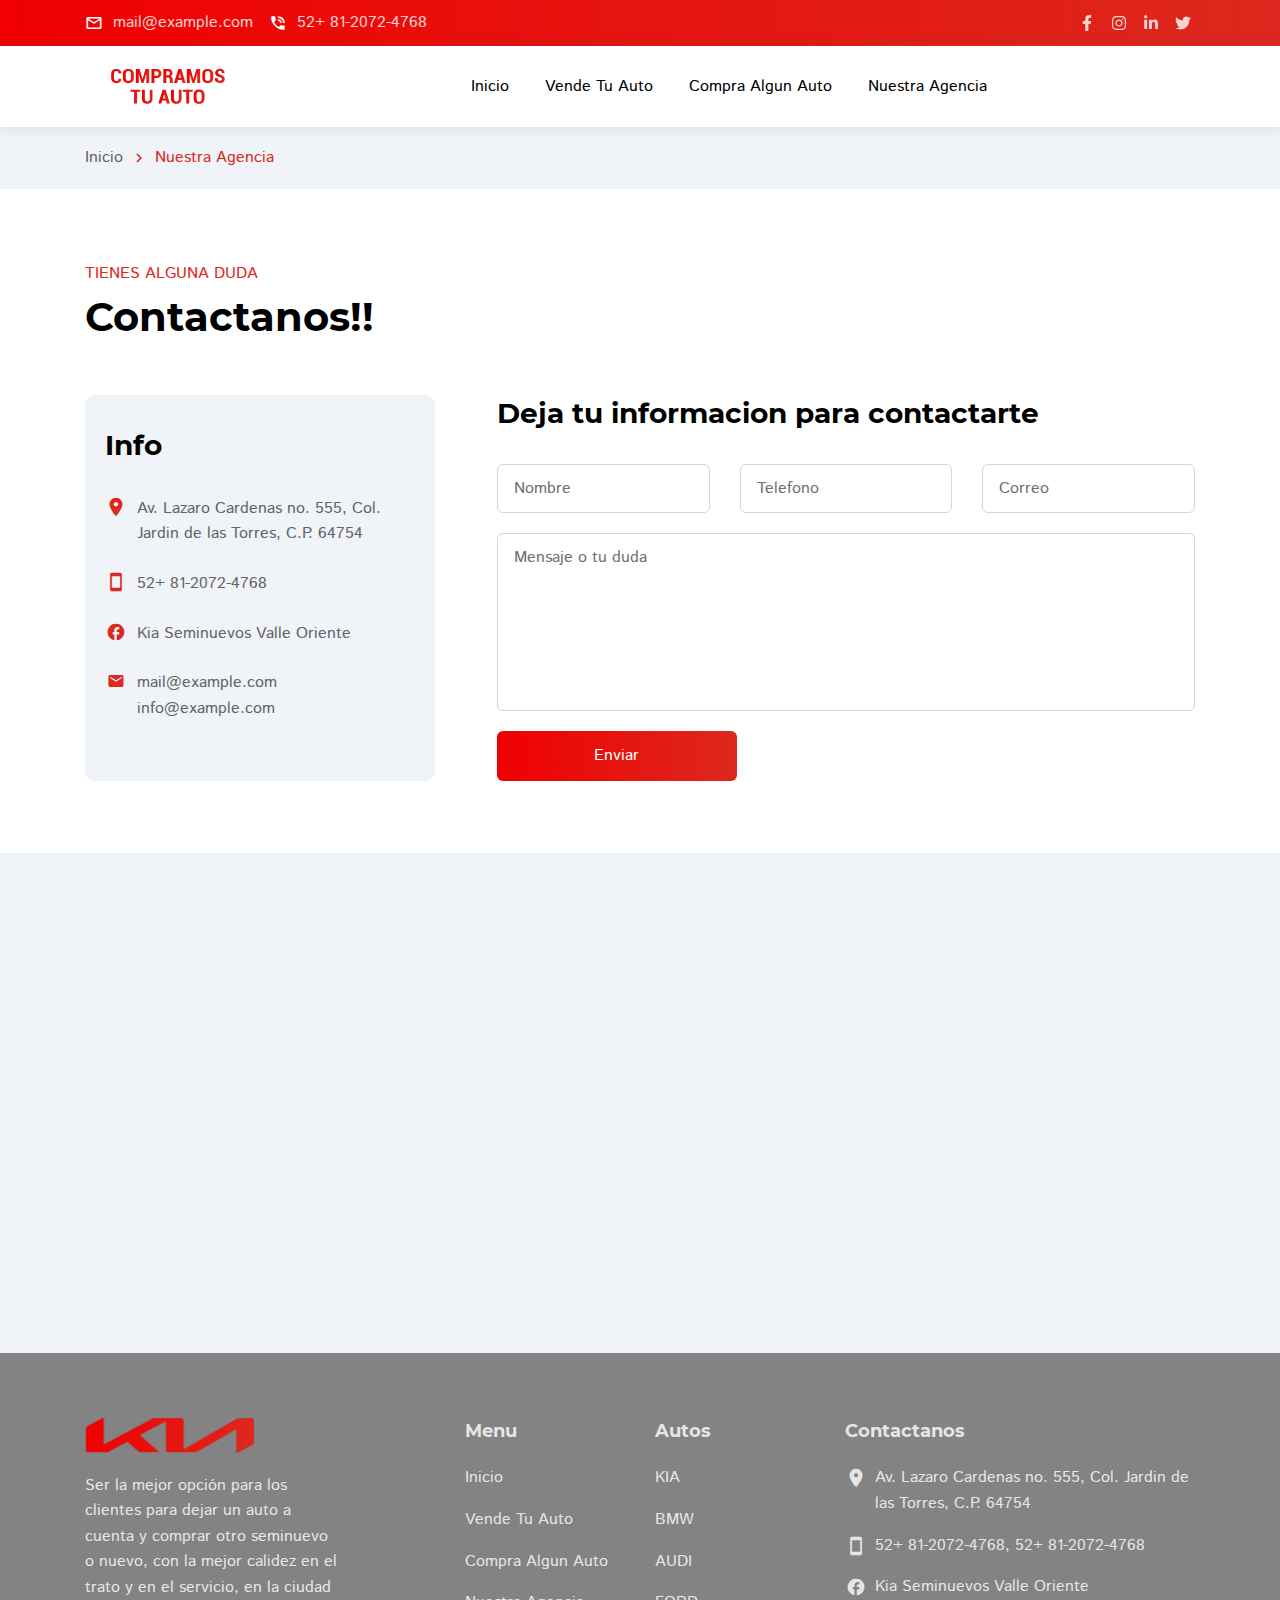
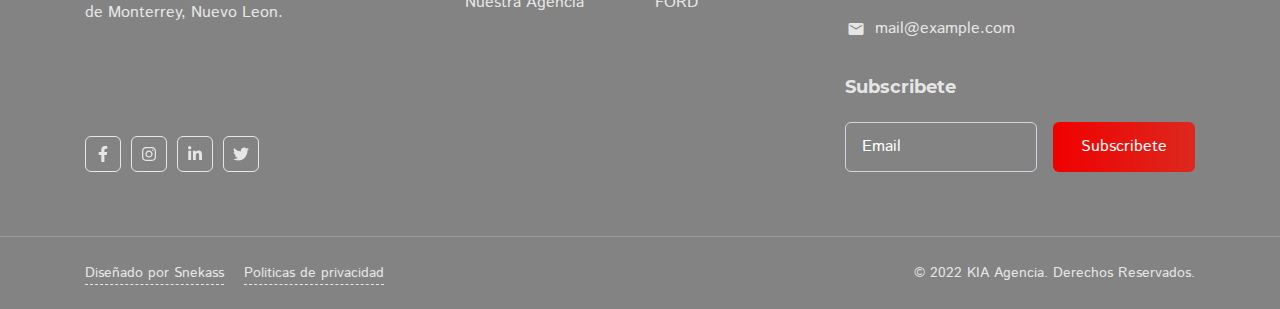
<file: typography.html>
<!DOCTYPE html><html lang="en">

<head>

    <meta charset="utf-8">

    <title>KIA - Agencia</title>

    <meta name="description" content="Description">
    <meta http-equiv="X-UA-Compatible" content="IE=edge">
    <meta name="viewport" content="width=device-width, initial-scale=1, maximum-scale=2">
        
    <link rel="icon" href="assets/img/favicon/favicon.png" type="image/x-icon"> 

    <link rel="stylesheet" href="assets/css/libs.css">
<link rel="stylesheet" href="assets/css/style.css">
    <link rel="preload" href="assets/fonts/istok-web-v15-latin/istok-web-v15-latin-regular.woff2" as="font" type="font/woff2" crossorigin>
<link rel="preload" href="assets/fonts/istok-web-v15-latin/istok-web-v15-latin-700.woff2" as="font" type="font/woff2" crossorigin>
<link rel="preload" href="assets/fonts/montserrat-v15-latin/montserrat-v15-latin-700.woff2" as="font" type="font/woff2" crossorigin>
<link rel="preload" href="assets/fonts/montserrat-v15-latin/montserrat-v15-latin-600.woff2" as="font" type="font/woff2" crossorigin>

<link rel="preload" href="assets/fonts/material-icons/material-icons.woff2" as="font" type="font/woff2" crossorigin>
<link rel="preload" href="assets/fonts/material-icons/material-icons-outlined.woff2" as="font" type="font/woff2" crossorigin>

</head>

<body>

    <main class="main">
		
		<div class="main-inner">

			<!-- Begin mobile main menu -->
<nav class="mmm">
    <div class="mmm-content">
        <ul class="mmm-list">
            <li><a href="index.html">Inicio</a></li>
            <li><a href="about-us.html">Vende tu auto</a></li>
            <li><a href="news.html">Compra algun auto</a></li>
           <!-- <li><a href="typography.html">Typography</a></li>
            <li><a href="tabs-and-accordions.html">Tabs & Accordions</a></li>
            <li><a href="news.html">News</a></li>
            <li><a href="contact-us.html">Contact Us</a></li>-->
        </ul>
    </div>

</nav><!-- End mobile main menu -->



<!-- Begin header -->
<header class="header">
    <!-- Begin header top -->
    <nav class="header-top">
        <div class="container">
            <div class="row align-items-center justify-content-between">


                <div class="col-auto">
                    <!-- Begin header top info -->
                    <ul class="header-top-info">
                        <li>
                            <a href="mailto:mail@example.com">
                                <i class="material-icons md-18">mail_outline</i>
                                <span>mail@example.com</span>
                            </a>
                        </li>
                        <li>
                            <a href="mailto:mail@example.com" class="formingHrefTel">
                                <i class="material-icons md-18">phone_in_talk</i>
                                <span>52+ 81-2072-4768 </span>
                            </a>
                        </li>
                    </ul><!-- Ennd header top info -->
                </div>
                <div class="col-auto">
                    <div class="header-top-links">
                        <!-- Begin social links -->
                        <ul class="social-links">
                            <li>
                                <a href="#!" title="Facebook">
                                    <svg viewBox="0 0 320 512"><use xlink:href="assets/img/sprite.svg#facebook-icon"></use></svg>
                                </a>
                            </li>
                            <li>
                                <a href="#!" title="Instagram">
                                    <svg viewBox="0 0 448 512"><use xlink:href="assets/img/sprite.svg#instagram-icon"></use></svg>
                                </a>
                            </li>
                            <li>
                                <a href="#!" title="LinkedIn">
                                    <svg viewBox="0 0 448 512"><use xlink:href="assets/img/sprite.svg#linkedin-icon"></use></svg>
                                </a>
                            </li>
                            <li>
                                <a href="#!" title="Twitter">
                                    <svg viewBox="0 0 512 512"><use xlink:href="assets/img/sprite.svg#twitter-icon"></use></svg>
                                </a>
                            </li>
                        </ul><!-- End social links -->
                    </div>
                </div>
            </div>
        </div>
    </nav><!-- End header top -->
    <!-- Begin header fixed -->
    <nav class="header-fixed">
        <div class="container">
            <div class="row flex-nowrap align-items-center justify-content-between">
                <div class="col-auto d-block d-lg-none header-fixed-col">
                    <div class="main-mnu-btn">
                        <span class="bar bar-1"></span>
                        <span class="bar bar-2"></span>
                        <span class="bar bar-3"></span>
                        <span class="bar bar-4"></span>
                    </div>
                </div>
                <div class="col-auto header-fixed-col">
                    <!-- Begin logo -->
                    <a href="index.html" class="logo" title="PathSoft">
                        <img src="assets/img/logo.svg" width="115" height="36" alt="PathSoft">
                    </a><!-- End logo -->
                </div>
                <div class="col-auto header-fixed-col d-none d-lg-block col-static">
                    <!-- Begin main menu -->
<nav class="main-mnu">
    <ul class="main-mnu-list">
        <li><a href="index.html" data-title="Inicio"><span>Inicio</span></a></li>
        <li><a href="about-us.html" data-title="Vende Tu Auto"><span>Vende Tu Auto</span></a></li>
        <li><a href="news.html" data-title="Compra Algun Auto"><span>Compra Algun Auto</span></a></li>
    <li><a href="typography.html" data-title="Nuestra Agencia"><span>Nuestra Agencia</span></a></li>
        <!--- <li><a href="tabs-and-accordions.html" data-title="Tabs & Accordions"><span>Tabs & Accordions</span></a></li>
        <li><a href="news.html" data-title="News"><span>News</span></a></li>
        <li><a href="contact-us.html" data-title="Contact Us"><span>Contact Us</span></a></li>-->
    </ul>
</nav><!-- End main menu -->
                </div>
                <div class="col-auto header-fixed-col col-static">
                    <!-- Begin header actions -->
                    <ul class="header-actions">
                        <!-- Begin header languarge -->
                        <!-- Begin header navbar -->
                        <li class="d-block d-lg-none">
                            <div class="header-navbar">
                                <div class="header-navbar-btn">
                                    <i class="material-icons md-24">more_vert</i>
                                </div>
                                <ul class="header-navbar-content">
                                    <li>
                                        <a href="mailto:mail@example.com">
                                            <i class="material-icons md-20">mail_outline</i>
                                            <span>mail@example.com</span>
                                        </a>
                                    </li>
                                    <li>
                                        <a href="mailto:mail@example.com" class="formingHrefTel">
                                            <i class="material-icons md-20">support_agent</i>
                                            <span>52+ 81-2072-4768 </span>
                                        </a>
                                    </li>
                                    <li>
                                        <!-- Begin social links -->
                                        <ul class="social-links">
                                            <li>
                                                <a href="#!" title="Facebook">
                                                    <svg viewBox="0 0 320 512"><use xlink:href="assets/img/sprite.svg#facebook-icon"></use></svg>
                                                </a>
                                            </li>
                                            <li>
                                                <a href="#!" title="Instagram">
                                                    <svg viewBox="0 0 448 512"><use xlink:href="assets/img/sprite.svg#instagram-icon"></use></svg>
                                                </a>
                                            </li>
                                            <li>
                                                <a href="#!" title="LinkedIn">
                                                    <svg viewBox="0 0 448 512"><use xlink:href="assets/img/sprite.svg#linkedin-icon"></use></svg>
                                                </a>
                                            </li>
                                            <li>
                                                <a href="#!" title="Twitter">
                                                    <svg viewBox="0 0 512 512"><use xlink:href="assets/img/sprite.svg#twitter-icon"></use></svg>
                                                </a>
                                            </li>
                                        </ul><!-- End social links -->
                                    </li>
                                </ul>
                            </div>
                        </li><!-- End header navbar -->
                    </ul><!-- End header actions -->
                </div>
            </div>
        </div>
    </nav><!-- End header fixed -->
</header><!-- End header -->

			<!-- Begin bread crumbs -->
			<nav class="bread-crumbs">
				<div class="container">
					<div class="row">
						<div class="col-12">
							<ul class="bread-crumbs-list">
								<li>
									<a href="index.html">Inicio</a>
									<i class="material-icons md-18">chevron_right</i>
								</li>
								<li><a href="#!">Nuestra Agencia</a></li>
							</ul>
						</div>
					</div>
				</div>
			</nav><!-- End bread crumbs -->

			<div class="section">
				<div class="container">
					<div class="row content-items">
						<div class="col-12">
							<div class="section-heading">
								<div class="section-subheading">Tienes alguna duda</div>
								<h1>Contactanos!!</h1>
							</div>
						</div>
						<div class="col-xl-4 col-md-5 content-item">
							<div class="contact-info section-bgc">
								<h3>Info</h3>
								<ul class="contact-list">
									<li>
										<i class="material-icons md-22">location_on</i>
										<div class="footer-contact-info">
											<a href="https://www.google.com/maps/place/4730+Crystal+Springs+Dr,+Los+Angeles,+CA+90027,+%D0%A1%D0%A8%D0%90/data=!4m2!3m1!1s0x80c2c08ea296b841:0x5030fc6064b8e8d1?sa=X&ved=2ahUKEwijmtvUqZvjAhXjkIsKHYNsDswQ8gEwAHoECAkQAQ">
												Av. Lazaro Cardenas no. 555, Col. Jardin de las Torres, C.P. 64754 

											</a>
										</div>
									</li>
									<li>
										<i class="material-icons md-22 footer-contact-tel">smartphone</i>
										<div class="footer-contact-info">
											<a href="tel:+13239134688" class="formingHrefTel">52+ 81-2072-4768 </a>
										</div>
									</li>
									<li>
										<i class="material-icons md-22 footer-contact-tel">facebook</i>
										<div class="footer-contact-info">
											<a href="https://www.facebook.com/profile.php?id=100086598034431 class=" class="formingHrefTel">Kia Seminuevos Valle Oriente</a>
										</div>
									</li>
									<li>
										<i class="material-icons md-22 footer-contact-email">email</i>
										<div class="footer-contact-info">
											<a href="mailto:mail@example.com">mail@example.com</a>
											<a href="mailto:info@example.com">info@example.com</a>
										</div>
									</li>
								</ul>
							</div>
						</div>
						<div class="col-xl-8 col-md-7 content-item">
							<form action="#!" method="post" class="contact-form contact-form-padding">
								<!-- Begin hidden Field for send form -->
								<input type="hidden" name="form_subject" value="Contact form">
								<!-- End hidden Field for send form -->
								<div class="row gutters-default">
									<div class="col-12">
										<h3>Deja tu informacion para contactarte </h3>
									</div>
									<div class="col-xl-4 col-sm-6 col-12">
										<div class="form-field">
											<label for="contact-name" class="form-field-label">Nombre</label>
											<input type="text" class="form-field-input" name="ContactName" value="" autocomplete="off" required="required" id="contact-name">
										</div>
									</div>
									<div class="col-xl-4 col-sm-6 col-12">
										<div class="form-field">
											<label for="contact-phone" class="form-field-label">Telefono</label>
											<input type="tel" class="form-field-input mask-phone" name="ContactPhone" value="" autocomplete="off" required="required" id="contact-phone">
										</div>
									</div>
									<div class="col-xl-4 col-12">
										<div class="form-field">
											<label for="contact-email" class="form-field-label">Correo</label>
											<input type="email" class="form-field-input" name="ContactEmail" value="" autocomplete="off" required="required" id="contact-email">
										</div>
									</div>
									<div class="col-12">
										<div class="form-field">
											<label for="contact-message" class="form-field-label">Mensaje o tu duda</label>
											<textarea name="ContactMessage" class="form-field-input" id="contact-message" cols="30" rows="6"></textarea>
										</div>
									</div>
									<div class="col-12">
										<div class="form-btn">
											<button type="submit" class="btn btn-w240 ripple"><span>Enviar</span></button>
										</div>
									</div>
								</div>
							</form>
						</div>
					</div>
				</div>
			</div>

			<!-- Begin map -->
			<div class="map">
				<iframe class="lazy" data-src="https://www.google.com/maps/embed?pb=!1m18!1m12!1m3!1d3597.088159906485!2d-100.3073556!3d25.635199400000005!2m3!1f0!2f0!3f0!3m2!1i1024!2i768!4f13.1!3m3!1m2!1s0x8662be537a212a47%3A0x3bc59bf1debf584!2sAv%20L%C3%A1zaro%20C%C3%A1rdenas%20555%2C%20Jard%C3%ADn%20de%20Las%20Torres%2C%2064754%20Monterrey%2C%20N.L.!5e0!3m2!1ses-419!2smx!4v1667913319129!5m2!1ses-419!2smx"></iframe>
			</div><!-- End map -->

		</div>



<!-- Begin footer -->
<footer class="footer">
    <div class="footer-main">
        <div class="container">
            <div class="row items">
                <div class="col-xl-3 col-lg-3 col-md-5 col-12 item">
                    <!-- Begin company info -->
                    <div class="footer-company-info">
                        <div class="footer-company-top">
                            <a href="/" class="logo" title="PathSoft">
                                <img data-src="assets/img/logo-white.svg" width="115" height="36" class="lazy" src="./assets/img/logo.png" alt="PathSoft">
                            </a>
                            <div class="footer-company-desc">
                                <p>Ser la mejor opción para los clientes para dejar un auto a cuenta y comprar otro seminuevo o nuevo, con la mejor calidez en el trato y en el servicio, en la ciudad de Monterrey, Nuevo Leon.</p>
                            </div>
                        </div>
                        <ul class="footer-social-links">
                            <li>
                                <a href="#!" title="Facebook">
                                    <svg viewBox="0 0 320 512">
                                        <use xlink:href="assets/img/sprite.svg#facebook-icon"></use>
                                    </svg>
                                </a>
                            </li>
                            <li>
                                <a href="#!" title="Instagram">
                                    <svg viewBox="0 0 448 512">
                                        <use xlink:href="assets/img/sprite.svg#instagram-icon"></use>
                                    </svg>
                                </a>
                            </li>
                            <li>
                                <a href="#!" title="LinkedIn">
                                    <svg viewBox="0 0 448 512">
                                        <use xlink:href="assets/img/sprite.svg#linkedin-icon"></use>
                                    </svg>
                                </a>
                            </li>
                            <li>
                                <a href="#!" title="Twitter">
                                    <svg viewBox="0 0 512 512">
                                        <use xlink:href="assets/img/sprite.svg#twitter-icon"></use>
                                    </svg>
                                </a>
                            </li>
                        </ul>
                    </div>
                    <!-- End company info -->
                </div>
                <div class="col-xl-2 offset-xl-1 col-md-3 col-5 col-lg-2 item">
                    <div class="footer-item">
                        <p class="footer-item-heading">Menu</p>
                        <nav class="footer-nav">
                            <ul class="footer-mnu">
                                <li><a href="index.html" class="hover-link" data-title="Inicio"><span>Inicio</span></a></li>
                                <li><a href="about-us.html" class="hover-link" data-title="Vende Tu Auto"><span>Vende Tu Auto</span></a></li>
                                <li><a href="news.html" data-title="Compra Algun Auto"><span>Compra Algun Auto</span></a></li>
                                <li><a href="typography.html" class="hover-link" data-title="Nuestra Agencia"><span>Nuestra Agencia</span></a></li>
                            </ul>
                        </nav>
                    </div>
                </div>
                <div class="col-xl-2 col-lg-3 col-md-3 col-7 item">
                    <div class="footer-item">
                        <p class="footer-item-heading">Autos</p>
                        <nav class="footer-nav">
                            <ul class="footer-mnu">
                                <li><a href="#!" class="hover-link" data-title="KIA"><span>KIA</span></a></li>
                                <li><a href="#!" class="hover-link" data-title="BMW"><span>BMW</span></a></li>
                                <li><a href="#!" class="hover-link" data-title="AUDI"><span>AUDI</span></a></li>
                                <li><a href="#!" class="hover-link" data-title="FORD"><span>FORD</span></a></li>
                            </ul>
                        </nav>
                    </div>
                </div>
                <div class="col-xs-4 col-lg-4 col-12 item">
                    <div class="footer-item">
                        <p class="footer-item-heading">Contactanos</p>
                        <ul class="footer-contacts">
                            <li>
                                <i class="material-icons md-22">location_on</i>
                                <div class="footer-contact-info">
                                    Av. Lazaro Cardenas no. 555, Col. Jardin de las Torres, C.P. 64754 
                                </div>
                            </li>
                            <li>
                                <i class="material-icons md-22 footer-contact-tel">smartphone</i>
                                <div class="footer-contact-info">
                                    <a href="#!" class="formingHrefTel">52+ 81-2072-4768</a>, <a href="#!" class="formingHrefTel">52+ 81-2072-4768</a>
                                </div>
                            </li>
                            <li>
                                <i class="material-icons md-22 footer-contact-tel">facebook</i>
                                <div class="footer-contact-info">
                                    <a href="#!" class="formingHrefTel">Kia Seminuevos Valle Oriente
                                    </a>
                                </div>
                            </li>
                            <li>
                                <i class="material-icons md-22 footer-contact-email">email</i>
                                <div class="footer-contact-info">
                                    <a href="mailto:mail@example.com">mail@example.com</a>
                                </div>
                            </li>
                        </ul>
                    </div>
                    <div class="footer-item">
                        <p class="footer-item-heading">Subscribete</p>
                        <form action="#!" method="post" class="footer-subscribe">
                            <div class="form-field">
                                <label for="subscribe-email" class="form-field-label">Email</label>
                                <input type="email" class="form-field-input" name="Subscribe_email" value="" autocomplete="off" required="required" id="subscribe-email">
                            </div>
                            <div class="form-btn">
                                <button type="submit" class="btn ripple"><span>Subscribete</span></button>
                            </div>
                        </form>
                    </div>
                </div>
            </div>
        </div>
    </div>
    <div class="footer-bottom">
        <div class="container">
            <div class="row justify-content-between items">
                <div class="col-md-auto col-12 item">
                    <nav class="footer-links">
                        <ul>
                            <li><a href="#">Diseñado por Snekass</a></li>
                            <li><a href="privacy-policy.html">Politicas de privacidad</a></li>
                        </ul>
                    </nav>
                </div>
                <div class="col-md-auto col-12 item">
                    <div class="copyright">© 2022 KIA Agencia. Derechos Reservados.</div>
                </div>
            </div>
        </div>
    </div>
</footer><!-- End footer -->

	</main><!-- End main -->

	<script src="assets/libs/jquery/jquery.min.js"></script>
<script src="assets/libs/lozad/lozad.min.js"></script>
<script src="assets/libs/device/device.js"></script>
<script src="assets/libs/ScrollToFixed/jquery-scrolltofixed-min.js"></script>
<script src="assets/libs/spincrement/jquery.spincrement.min.js"></script>
<script src="assets/libs/jquery-validation-1.19.3/jquery.validate.min.js"></script>
<script src="assets/js/custom.js"></script>

</body>
</html>
</file>
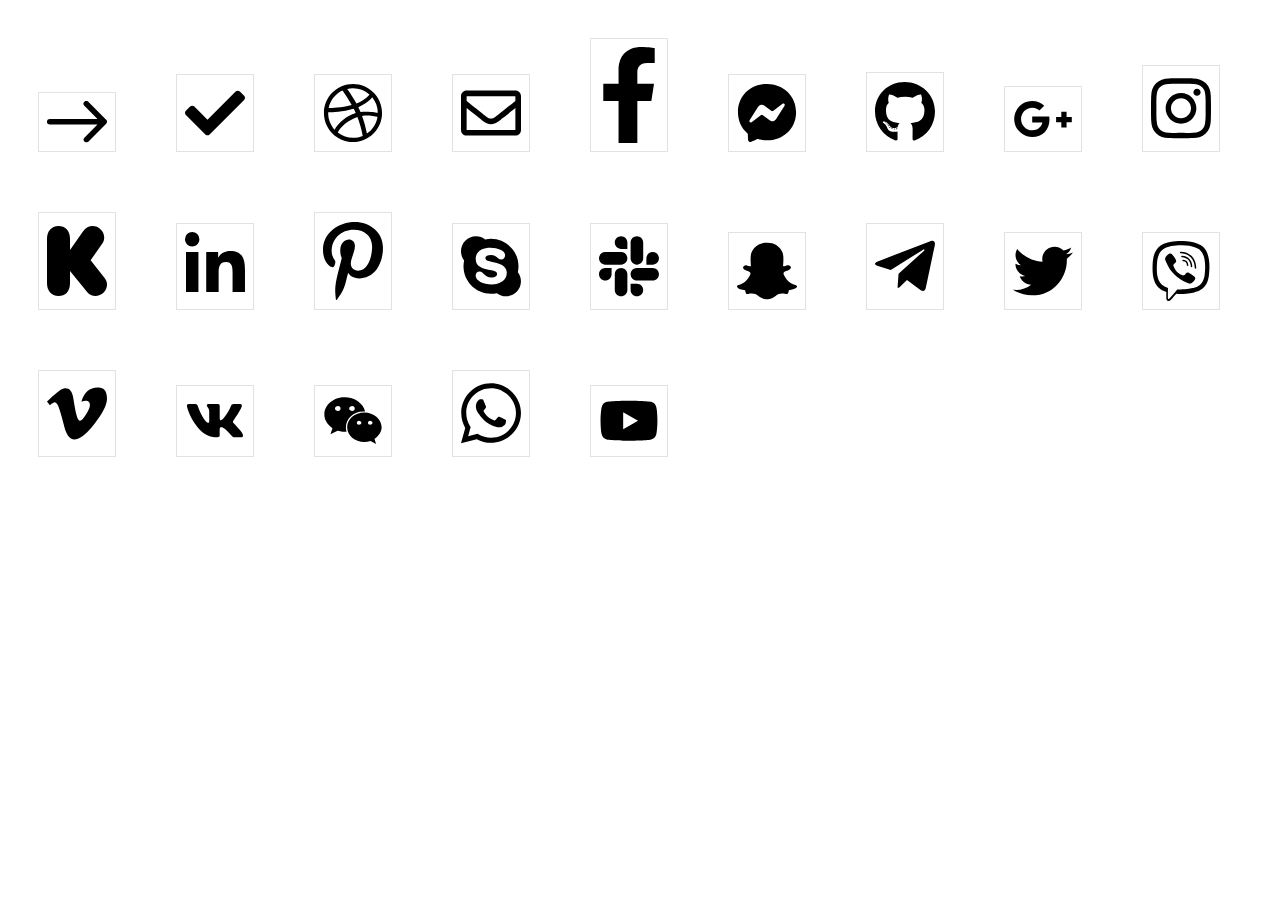
<file: assets/img/svg_preview.html>
<html>
	<head><style>body { font-family: arial; font-size: 12px; }.svg_all { display: none; }.grid__icon {width: 60px; }
    
   .grid__item {
    
        padding: 8px;
        border: 1px solid #e2e2e2;
        
        
        display:inline-block;
        
        margin: 30px;
        
        position: relative;
    }
    
    .grid__item:hover {
        background-color:#f5f5f5;
    }
    
    .grid__item textarea{
        border:1px solid #d6d6d6;
        height:50px;
        width:450px;
        
        padding:8px;
        font-size: 11px;
    }
    
    
    .grid__item .grid__html textarea{
        height:40px;
        width:450px;
    }    
    
    .grid__item h2 {
        font-size: 15px;
        color: #272727;
    }
    
    .grid__popup {
    
        display: none;
        position: absolute;
        
        
        left:0px;
        
        border: 1px solid #e2e2e2;
        
        background: #fff;
        
        padding:8px;
    }
    
    .grid__popup .grid__icon {
        display: none;
    }
    
    .grid__item:hover .grid__popup {
        
        display:block;
        z-index:20;
    
    }</style></head>
<body><div class="svg_all">
<svg xmlns="http://www.w3.org/2000/svg">


	<symbol id="arrow-right"> <!--13 9 --> 
		  <path d="M1074.82,2574.07l-3.87-3.89a0.592,0.592,0,0,0-.85,0,0.6,0.6,0,0,0,0,.86l2.84,2.85H1062.6a0.61,0.61,0,0,0,0,1.22h10.34l-2.84,2.85a0.61,0.61,0,0,0,.43,1.04,0.576,0.576,0,0,0,.42-0.18l3.87-3.89A0.6,0.6,0,0,0,1074.82,2574.07Z" transform="translate(-1062 -2570)"/>
	</symbol>


	<symbol id="check"> <!--512 512 --> 
		<path  d="M173.898 439.404l-166.4-166.4c-9.997-9.997-9.997-26.206 0-36.204l36.203-36.204c9.997-9.998 26.207-9.998 36.204 0L192 312.69 432.095 72.596c9.997-9.997 26.207-9.997 36.204 0l36.203 36.204c9.997 9.997 9.997 26.206 0 36.204l-294.4 294.401c-9.998 9.997-26.207 9.997-36.204-.001z"></path>
	</symbol>


	<symbol id="dribbble-icon"> <!--512 512 --> 
		<path d="M256 8C119.252 8 8 119.252 8 256s111.252 248 248 248 248-111.252 248-248S392.748 8 256 8zm163.97 114.366c29.503 36.046 47.369 81.957 47.835 131.955-6.984-1.477-77.018-15.682-147.502-6.818-5.752-14.041-11.181-26.393-18.617-41.614 78.321-31.977 113.818-77.482 118.284-83.523zM396.421 97.87c-3.81 5.427-35.697 48.286-111.021 76.519-34.712-63.776-73.185-116.168-79.04-124.008 67.176-16.193 137.966 1.27 190.061 47.489zm-230.48-33.25c5.585 7.659 43.438 60.116 78.537 122.509-99.087 26.313-186.36 25.934-195.834 25.809C62.38 147.205 106.678 92.573 165.941 64.62zM44.17 256.323c0-2.166.043-4.322.108-6.473 9.268.19 111.92 1.513 217.706-30.146 6.064 11.868 11.857 23.915 17.174 35.949-76.599 21.575-146.194 83.527-180.531 142.306C64.794 360.405 44.17 310.73 44.17 256.323zm81.807 167.113c22.127-45.233 82.178-103.622 167.579-132.756 29.74 77.283 42.039 142.053 45.189 160.638-68.112 29.013-150.015 21.053-212.768-27.882zm248.38 8.489c-2.171-12.886-13.446-74.897-41.152-151.033 66.38-10.626 124.7 6.768 131.947 9.055-9.442 58.941-43.273 109.844-90.795 141.978z"></path>
	</symbol>


	<symbol id="email-icon"> <!--512 512 --> 
		<path d="M464 64H48C21.49 64 0 85.49 0 112v288c0 26.51 21.49 48 48 48h416c26.51 0 48-21.49 48-48V112c0-26.51-21.49-48-48-48zm0 48v40.805c-22.422 18.259-58.168 46.651-134.587 106.49-16.841 13.247-50.201 45.072-73.413 44.701-23.208.375-56.579-31.459-73.413-44.701C106.18 199.465 70.425 171.067 48 152.805V112h416zM48 400V214.398c22.914 18.251 55.409 43.862 104.938 82.646 21.857 17.205 60.134 55.186 103.062 54.955 42.717.231 80.509-37.199 103.053-54.947 49.528-38.783 82.032-64.401 104.947-82.653V400H48z"></path>
	</symbol>


	<symbol id="facebook-icon"> <!--320 512 --> 
		<path d="M279.14 288l14.22-92.66h-88.91v-60.13c0-25.35 12.42-50.06 52.24-50.06h40.42V6.26S260.43 0 225.36 0c-73.22 0-121.08 44.38-121.08 124.72v70.62H22.89V288h81.39v224h100.17V288z"></path>
	</symbol>


	<symbol id="facebook-messenger-icon"> <!--512 512 --> 
		<path d="M256.55 8C116.52 8 8 110.34 8 248.57c0 72.3 29.71 134.78 78.07 177.94 8.35 7.51 6.63 11.86 8.05 58.23A19.92 19.92 0 0 0 122 502.31c52.91-23.3 53.59-25.14 62.56-22.7C337.85 521.8 504 423.7 504 248.57 504 110.34 396.59 8 256.55 8zm149.24 185.13l-73 115.57a37.37 37.37 0 0 1-53.91 9.93l-58.08-43.47a15 15 0 0 0-18 0l-78.37 59.44c-10.46 7.93-24.16-4.6-17.11-15.67l73-115.57a37.36 37.36 0 0 1 53.91-9.93l58.06 43.46a15 15 0 0 0 18 0l78.41-59.38c10.44-7.98 24.14 4.54 17.09 15.62z"></path>
	</symbol>


	<symbol id="github-icon"> <!--496 512 --> 
		<path d="M165.9 397.4c0 2-2.3 3.6-5.2 3.6-3.3.3-5.6-1.3-5.6-3.6 0-2 2.3-3.6 5.2-3.6 3-.3 5.6 1.3 5.6 3.6zm-31.1-4.5c-.7 2 1.3 4.3 4.3 4.9 2.6 1 5.6 0 6.2-2s-1.3-4.3-4.3-5.2c-2.6-.7-5.5.3-6.2 2.3zm44.2-1.7c-2.9.7-4.9 2.6-4.6 4.9.3 2 2.9 3.3 5.9 2.6 2.9-.7 4.9-2.6 4.6-4.6-.3-1.9-3-3.2-5.9-2.9zM244.8 8C106.1 8 0 113.3 0 252c0 110.9 69.8 205.8 169.5 239.2 12.8 2.3 17.3-5.6 17.3-12.1 0-6.2-.3-40.4-.3-61.4 0 0-70 15-84.7-29.8 0 0-11.4-29.1-27.8-36.6 0 0-22.9-15.7 1.6-15.4 0 0 24.9 2 38.6 25.8 21.9 38.6 58.6 27.5 72.9 20.9 2.3-16 8.8-27.1 16-33.7-55.9-6.2-112.3-14.3-112.3-110.5 0-27.5 7.6-41.3 23.6-58.9-2.6-6.5-11.1-33.3 2.6-67.9 20.9-6.5 69 27 69 27 20-5.6 41.5-8.5 62.8-8.5s42.8 2.9 62.8 8.5c0 0 48.1-33.6 69-27 13.7 34.7 5.2 61.4 2.6 67.9 16 17.7 25.8 31.5 25.8 58.9 0 96.5-58.9 104.2-114.8 110.5 9.2 7.9 17 22.9 17 46.4 0 33.7-.3 75.4-.3 83.6 0 6.5 4.6 14.4 17.3 12.1C428.2 457.8 496 362.9 496 252 496 113.3 383.5 8 244.8 8zM97.2 352.9c-1.3 1-1 3.3.7 5.2 1.6 1.6 3.9 2.3 5.2 1 1.3-1 1-3.3-.7-5.2-1.6-1.6-3.9-2.3-5.2-1zm-10.8-8.1c-.7 1.3.3 2.9 2.3 3.9 1.6 1 3.6.7 4.3-.7.7-1.3-.3-2.9-2.3-3.9-2-.6-3.6-.3-4.3.7zm32.4 35.6c-1.6 1.3-1 4.3 1.3 6.2 2.3 2.3 5.2 2.6 6.5 1 1.3-1.3.7-4.3-1.3-6.2-2.2-2.3-5.2-2.6-6.5-1zm-11.4-14.7c-1.6 1-1.6 3.6 0 5.9 1.6 2.3 4.3 3.3 5.6 2.3 1.6-1.3 1.6-3.9 0-6.2-1.4-2.3-4-3.3-5.6-2z"></path>
	</symbol>


	<symbol id="google-plus-icon"> <!--640 512 --> 
		<path d="M386.061 228.496c1.834 9.692 3.143 19.384 3.143 31.956C389.204 370.205 315.599 448 204.8 448c-106.084 0-192-85.915-192-192s85.916-192 192-192c51.864 0 95.083 18.859 128.611 50.292l-52.126 50.03c-14.145-13.621-39.028-29.599-76.485-29.599-65.484 0-118.92 54.221-118.92 121.277 0 67.056 53.436 121.277 118.92 121.277 75.961 0 104.513-54.745 108.965-82.773H204.8v-66.009h181.261zm185.406 6.437V179.2h-56.001v55.733h-55.733v56.001h55.733v55.733h56.001v-55.733H627.2v-56.001h-55.733z"></path>
	</symbol>


	<symbol id="instagram-icon"> <!--448 512 --> 
		<path d="M224.1 141c-63.6 0-114.9 51.3-114.9 114.9s51.3 114.9 114.9 114.9S339 319.5 339 255.9 287.7 141 224.1 141zm0 189.6c-41.1 0-74.7-33.5-74.7-74.7s33.5-74.7 74.7-74.7 74.7 33.5 74.7 74.7-33.6 74.7-74.7 74.7zm146.4-194.3c0 14.9-12 26.8-26.8 26.8-14.9 0-26.8-12-26.8-26.8s12-26.8 26.8-26.8 26.8 12 26.8 26.8zm76.1 27.2c-1.7-35.9-9.9-67.7-36.2-93.9-26.2-26.2-58-34.4-93.9-36.2-37-2.1-147.9-2.1-184.9 0-35.8 1.7-67.6 9.9-93.9 36.1s-34.4 58-36.2 93.9c-2.1 37-2.1 147.9 0 184.9 1.7 35.9 9.9 67.7 36.2 93.9s58 34.4 93.9 36.2c37 2.1 147.9 2.1 184.9 0 35.9-1.7 67.7-9.9 93.9-36.2 26.2-26.2 34.4-58 36.2-93.9 2.1-37 2.1-147.8 0-184.8zM398.8 388c-7.8 19.6-22.9 34.7-42.6 42.6-29.5 11.7-99.5 9-132.1 9s-102.7 2.6-132.1-9c-19.6-7.8-34.7-22.9-42.6-42.6-11.7-29.5-9-99.5-9-132.1s-2.6-102.7 9-132.1c7.8-19.6 22.9-34.7 42.6-42.6 29.5-11.7 99.5-9 132.1-9s102.7-2.6 132.1 9c19.6 7.8 34.7 22.9 42.6 42.6 11.7 29.5 9 99.5 9 132.1s2.7 102.7-9 132.1z"></path>
	</symbol>


	<symbol id="kickstarter-icon"> <!--384 512 --> 
		<path d="M147.3 114.4c0-56.2-32.5-82.4-73.4-82.4C26.2 32 0 68.2 0 113.4v283c0 47.3 25.3 83.4 74.9 83.4 39.8 0 72.4-25.6 72.4-83.4v-76.5l112.1 138.3c22.7 27.2 72.1 30.7 103.2 0 27-27.6 27.3-67.4 7.4-92.2l-90.8-114.8 74.9-107.4c17.4-24.7 17.5-63.1-10.4-89.8-30.3-29-82.4-31.6-113.6 12.8L147.3 185v-70.6z"></path>
	</symbol>


	<symbol id="linkedin-icon"> <!--448 512 --> 
		<path d="M100.28 448H7.4V148.9h92.88zM53.79 108.1C24.09 108.1 0 83.5 0 53.8a53.79 53.79 0 0 1 107.58 0c0 29.7-24.1 54.3-53.79 54.3zM447.9 448h-92.68V302.4c0-34.7-.7-79.2-48.29-79.2-48.29 0-55.69 37.7-55.69 76.7V448h-92.78V148.9h89.08v40.8h1.3c12.4-23.5 42.69-48.3 87.88-48.3 94 0 111.28 61.9 111.28 142.3V448z"></path>
	</symbol>


	<symbol id="pinterest-icon"> <!--384 512 --> 
		<path d="M204 6.5C101.4 6.5 0 74.9 0 185.6 0 256 39.6 296 63.6 296c9.9 0 15.6-27.6 15.6-35.4 0-9.3-23.7-29.1-23.7-67.8 0-80.4 61.2-137.4 140.4-137.4 68.1 0 118.5 38.7 118.5 109.8 0 53.1-21.3 152.7-90.3 152.7-24.9 0-46.2-18-46.2-43.8 0-37.8 26.4-74.4 26.4-113.4 0-66.2-93.9-54.2-93.9 25.8 0 16.8 2.1 35.4 9.6 50.7-13.8 59.4-42 147.9-42 209.1 0 18.9 2.7 37.5 4.5 56.4 3.4 3.8 1.7 3.4 6.9 1.5 50.4-69 48.6-82.5 71.4-172.8 12.3 23.4 44.1 36 69.3 36 106.2 0 153.9-103.5 153.9-196.8C384 71.3 298.2 6.5 204 6.5z"></path>
	</symbol>


	<symbol id="skype-icon"> <!--448 512 --> 
		<path d="M424.7 299.8c2.9-14 4.7-28.9 4.7-43.8 0-113.5-91.9-205.3-205.3-205.3-14.9 0-29.7 1.7-43.8 4.7C161.3 40.7 137.7 32 112 32 50.2 32 0 82.2 0 144c0 25.7 8.7 49.3 23.3 68.2-2.9 14-4.7 28.9-4.7 43.8 0 113.5 91.9 205.3 205.3 205.3 14.9 0 29.7-1.7 43.8-4.7 19 14.6 42.6 23.3 68.2 23.3 61.8 0 112-50.2 112-112 .1-25.6-8.6-49.2-23.2-68.1zm-194.6 91.5c-65.6 0-120.5-29.2-120.5-65 0-16 9-30.6 29.5-30.6 31.2 0 34.1 44.9 88.1 44.9 25.7 0 42.3-11.4 42.3-26.3 0-18.7-16-21.6-42-28-62.5-15.4-117.8-22-117.8-87.2 0-59.2 58.6-81.1 109.1-81.1 55.1 0 110.8 21.9 110.8 55.4 0 16.9-11.4 31.8-30.3 31.8-28.3 0-29.2-33.5-75-33.5-25.7 0-42 7-42 22.5 0 19.8 20.8 21.8 69.1 33 41.4 9.3 90.7 26.8 90.7 77.6 0 59.1-57.1 86.5-112 86.5z"></path>
	</symbol>


	<symbol id="slack-icon"> <!--448 512 --> 
		<path d="M94.12 315.1c0 25.9-21.16 47.06-47.06 47.06S0 341 0 315.1c0-25.9 21.16-47.06 47.06-47.06h47.06v47.06zm23.72 0c0-25.9 21.16-47.06 47.06-47.06s47.06 21.16 47.06 47.06v117.84c0 25.9-21.16 47.06-47.06 47.06s-47.06-21.16-47.06-47.06V315.1zm47.06-188.98c-25.9 0-47.06-21.16-47.06-47.06S139 32 164.9 32s47.06 21.16 47.06 47.06v47.06H164.9zm0 23.72c25.9 0 47.06 21.16 47.06 47.06s-21.16 47.06-47.06 47.06H47.06C21.16 243.96 0 222.8 0 196.9s21.16-47.06 47.06-47.06H164.9zm188.98 47.06c0-25.9 21.16-47.06 47.06-47.06 25.9 0 47.06 21.16 47.06 47.06s-21.16 47.06-47.06 47.06h-47.06V196.9zm-23.72 0c0 25.9-21.16 47.06-47.06 47.06-25.9 0-47.06-21.16-47.06-47.06V79.06c0-25.9 21.16-47.06 47.06-47.06 25.9 0 47.06 21.16 47.06 47.06V196.9zM283.1 385.88c25.9 0 47.06 21.16 47.06 47.06 0 25.9-21.16 47.06-47.06 47.06-25.9 0-47.06-21.16-47.06-47.06v-47.06h47.06zm0-23.72c-25.9 0-47.06-21.16-47.06-47.06 0-25.9 21.16-47.06 47.06-47.06h117.84c25.9 0 47.06 21.16 47.06 47.06 0 25.9-21.16 47.06-47.06 47.06H283.1z"></path>
	</symbol>


	<symbol id="snapchat-icon"> <!--512 512 --> 
		<path d="M510.846 392.673c-5.211 12.157-27.239 21.089-67.36 27.318-2.064 2.786-3.775 14.686-6.507 23.956-1.625 5.566-5.623 8.869-12.128 8.869l-.297-.005c-9.395 0-19.203-4.323-38.852-4.323-26.521 0-35.662 6.043-56.254 20.588-21.832 15.438-42.771 28.764-74.027 27.399-31.646 2.334-58.025-16.908-72.871-27.404-20.714-14.643-29.828-20.582-56.241-20.582-18.864 0-30.736 4.72-38.852 4.72-8.073 0-11.213-4.922-12.422-9.04-2.703-9.189-4.404-21.263-6.523-24.13-20.679-3.209-67.31-11.344-68.498-32.15a10.627 10.627 0 0 1 8.877-11.069c69.583-11.455 100.924-82.901 102.227-85.934.074-.176.155-.344.237-.515 3.713-7.537 4.544-13.849 2.463-18.753-5.05-11.896-26.872-16.164-36.053-19.796-23.715-9.366-27.015-20.128-25.612-27.504 2.437-12.836 21.725-20.735 33.002-15.453 8.919 4.181 16.843 6.297 23.547 6.297 5.022 0 8.212-1.204 9.96-2.171-2.043-35.936-7.101-87.29 5.687-115.969C158.122 21.304 229.705 15.42 250.826 15.42c.944 0 9.141-.089 10.11-.089 52.148 0 102.254 26.78 126.723 81.643 12.777 28.65 7.749 79.792 5.695 116.009 1.582.872 4.357 1.942 8.599 2.139 6.397-.286 13.815-2.389 22.069-6.257 6.085-2.846 14.406-2.461 20.48.058l.029.01c9.476 3.385 15.439 10.215 15.589 17.87.184 9.747-8.522 18.165-25.878 25.018-2.118.835-4.694 1.655-7.434 2.525-9.797 3.106-24.6 7.805-28.616 17.271-2.079 4.904-1.256 11.211 2.46 18.748.087.168.166.342.239.515 1.301 3.03 32.615 74.46 102.23 85.934 6.427 1.058 11.163 7.877 7.725 15.859z"></path>
	</symbol>


	<symbol id="telegram-icon"> <!--448 512 --> 
		<path d="M446.7 98.6l-67.6 318.8c-5.1 22.5-18.4 28.1-37.3 17.5l-103-75.9-49.7 47.8c-5.5 5.5-10.1 10.1-20.7 10.1l7.4-104.9 190.9-172.5c8.3-7.4-1.8-11.5-12.9-4.1L117.8 284 16.2 252.2c-22.1-6.9-22.5-22.1 4.6-32.7L418.2 66.4c18.4-6.9 34.5 4.1 28.5 32.2z"></path>
	</symbol>


	<symbol id="twitter-icon"> <!--512 512 --> 
		<path d="M459.37 151.716c.325 4.548.325 9.097.325 13.645 0 138.72-105.583 298.558-298.558 298.558-59.452 0-114.68-17.219-161.137-47.106 8.447.974 16.568 1.299 25.34 1.299 49.055 0 94.213-16.568 130.274-44.832-46.132-.975-84.792-31.188-98.112-72.772 6.498.974 12.995 1.624 19.818 1.624 9.421 0 18.843-1.3 27.614-3.573-48.081-9.747-84.143-51.98-84.143-102.985v-1.299c13.969 7.797 30.214 12.67 47.431 13.319-28.264-18.843-46.781-51.005-46.781-87.391 0-19.492 5.197-37.36 14.294-52.954 51.655 63.675 129.3 105.258 216.365 109.807-1.624-7.797-2.599-15.918-2.599-24.04 0-57.828 46.782-104.934 104.934-104.934 30.213 0 57.502 12.67 76.67 33.137 23.715-4.548 46.456-13.32 66.599-25.34-7.798 24.366-24.366 44.833-46.132 57.827 21.117-2.273 41.584-8.122 60.426-16.243-14.292 20.791-32.161 39.308-52.628 54.253z"></path>
	</symbol>


	<symbol id="viber-icon"> <!--512 512 --> 
		<path d="M444 49.9C431.3 38.2 379.9.9 265.3.4c0 0-135.1-8.1-200.9 52.3C27.8 89.3 14.9 143 13.5 209.5c-1.4 66.5-3.1 191.1 117 224.9h.1l-.1 51.6s-.8 20.9 13 25.1c16.6 5.2 26.4-10.7 42.3-27.8 8.7-9.4 20.7-23.2 29.8-33.7 82.2 6.9 145.3-8.9 152.5-11.2 16.6-5.4 110.5-17.4 125.7-142 15.8-128.6-7.6-209.8-49.8-246.5zM457.9 287c-12.9 104-89 110.6-103 115.1-6 1.9-61.5 15.7-131.2 11.2 0 0-52 62.7-68.2 79-5.3 5.3-11.1 4.8-11-5.7 0-6.9.4-85.7.4-85.7-.1 0-.1 0 0 0-101.8-28.2-95.8-134.3-94.7-189.8 1.1-55.5 11.6-101 42.6-131.6 55.7-50.5 170.4-43 170.4-43 96.9.4 143.3 29.6 154.1 39.4 35.7 30.6 53.9 103.8 40.6 211.1zm-139-80.8c.4 8.6-12.5 9.2-12.9.6-1.1-22-11.4-32.7-32.6-33.9-8.6-.5-7.8-13.4.7-12.9 27.9 1.5 43.4 17.5 44.8 46.2zm20.3 11.3c1-42.4-25.5-75.6-75.8-79.3-8.5-.6-7.6-13.5.9-12.9 58 4.2 88.9 44.1 87.8 92.5-.1 8.6-13.1 8.2-12.9-.3zm47 13.4c.1 8.6-12.9 8.7-12.9.1-.6-81.5-54.9-125.9-120.8-126.4-8.5-.1-8.5-12.9 0-12.9 73.7.5 133 51.4 133.7 139.2zM374.9 329v.2c-10.8 19-31 40-51.8 33.3l-.2-.3c-21.1-5.9-70.8-31.5-102.2-56.5-16.2-12.8-31-27.9-42.4-42.4-10.3-12.9-20.7-28.2-30.8-46.6-21.3-38.5-26-55.7-26-55.7-6.7-20.8 14.2-41 33.3-51.8h.2c9.2-4.8 18-3.2 23.9 3.9 0 0 12.4 14.8 17.7 22.1 5 6.8 11.7 17.7 15.2 23.8 6.1 10.9 2.3 22-3.7 26.6l-12 9.6c-6.1 4.9-5.3 14-5.3 14s17.8 67.3 84.3 84.3c0 0 9.1.8 14-5.3l9.6-12c4.6-6 15.7-9.8 26.6-3.7 14.7 8.3 33.4 21.2 45.8 32.9 7 5.7 8.6 14.4 3.8 23.6z"></path>
	</symbol>


	<symbol id="vimeo-icon"> <!--448 512 --> 
		<path d="M447.8 153.6c-2 43.6-32.4 103.3-91.4 179.1-60.9 79.2-112.4 118.8-154.6 118.8-26.1 0-48.2-24.1-66.3-72.3C100.3 250 85.3 174.3 56.2 174.3c-3.4 0-15.1 7.1-35.2 21.1L0 168.2c51.6-45.3 100.9-95.7 131.8-98.5 34.9-3.4 56.3 20.5 64.4 71.5 28.7 181.5 41.4 208.9 93.6 126.7 18.7-29.6 28.8-52.1 30.2-67.6 4.8-45.9-35.8-42.8-63.3-31 22-72.1 64.1-107.1 126.2-105.1 45.8 1.2 67.5 31.1 64.9 89.4z"></path>
	</symbol>


	<symbol id="vk-icon"> <!--576 512 --> 
		<path d="M545 117.7c3.7-12.5 0-21.7-17.8-21.7h-58.9c-15 0-21.9 7.9-25.6 16.7 0 0-30 73.1-72.4 120.5-13.7 13.7-20 18.1-27.5 18.1-3.7 0-9.4-4.4-9.4-16.9V117.7c0-15-4.2-21.7-16.6-21.7h-92.6c-9.4 0-15 7-15 13.5 0 14.2 21.2 17.5 23.4 57.5v86.8c0 19-3.4 22.5-10.9 22.5-20 0-68.6-73.4-97.4-157.4-5.8-16.3-11.5-22.9-26.6-22.9H38.8c-16.8 0-20.2 7.9-20.2 16.7 0 15.6 20 93.1 93.1 195.5C160.4 378.1 229 416 291.4 416c37.5 0 42.1-8.4 42.1-22.9 0-66.8-3.4-73.1 15.4-73.1 8.7 0 23.7 4.4 58.7 38.1 40 40 46.6 57.9 69 57.9h58.9c16.8 0 25.3-8.4 20.4-25-11.2-34.9-86.9-106.7-90.3-111.5-8.7-11.2-6.2-16.2 0-26.2.1-.1 72-101.3 79.4-135.6z"></path>
	</symbol>


	<symbol id="wechat-icon"> <!--576 512 --> 
		<path d="M385.2 167.6c6.4 0 12.6.3 18.8 1.1C387.4 90.3 303.3 32 207.7 32 100.5 32 13 104.8 13 197.4c0 53.4 29.3 97.5 77.9 131.6l-19.3 58.6 68-34.1c24.4 4.8 43.8 9.7 68.2 9.7 6.2 0 12.1-.3 18.3-.8-4-12.9-6.2-26.6-6.2-40.8-.1-84.9 72.9-154 165.3-154zm-104.5-52.9c14.5 0 24.2 9.7 24.2 24.4 0 14.5-9.7 24.2-24.2 24.2-14.8 0-29.3-9.7-29.3-24.2.1-14.7 14.6-24.4 29.3-24.4zm-136.4 48.6c-14.5 0-29.3-9.7-29.3-24.2 0-14.8 14.8-24.4 29.3-24.4 14.8 0 24.4 9.7 24.4 24.4 0 14.6-9.6 24.2-24.4 24.2zM563 319.4c0-77.9-77.9-141.3-165.4-141.3-92.7 0-165.4 63.4-165.4 141.3S305 460.7 397.6 460.7c19.3 0 38.9-5.1 58.6-9.9l53.4 29.3-14.8-48.6C534 402.1 563 363.2 563 319.4zm-219.1-24.5c-9.7 0-19.3-9.7-19.3-19.6 0-9.7 9.7-19.3 19.3-19.3 14.8 0 24.4 9.7 24.4 19.3 0 10-9.7 19.6-24.4 19.6zm107.1 0c-9.7 0-19.3-9.7-19.3-19.6 0-9.7 9.7-19.3 19.3-19.3 14.5 0 24.4 9.7 24.4 19.3.1 10-9.9 19.6-24.4 19.6z"></path>
	</symbol>


	<symbol id="whatsapp-icon"> <!--448 512 --> 
		<path d="M380.9 97.1C339 55.1 283.2 32 223.9 32c-122.4 0-222 99.6-222 222 0 39.1 10.2 77.3 29.6 111L0 480l117.7-30.9c32.4 17.7 68.9 27 106.1 27h.1c122.3 0 224.1-99.6 224.1-222 0-59.3-25.2-115-67.1-157zm-157 341.6c-33.2 0-65.7-8.9-94-25.7l-6.7-4-69.8 18.3L72 359.2l-4.4-7c-18.5-29.4-28.2-63.3-28.2-98.2 0-101.7 82.8-184.5 184.6-184.5 49.3 0 95.6 19.2 130.4 54.1 34.8 34.9 56.2 81.2 56.1 130.5 0 101.8-84.9 184.6-186.6 184.6zm101.2-138.2c-5.5-2.8-32.8-16.2-37.9-18-5.1-1.9-8.8-2.8-12.5 2.8-3.7 5.6-14.3 18-17.6 21.8-3.2 3.7-6.5 4.2-12 1.4-32.6-16.3-54-29.1-75.5-66-5.7-9.8 5.7-9.1 16.3-30.3 1.8-3.7.9-6.9-.5-9.7-1.4-2.8-12.5-30.1-17.1-41.2-4.5-10.8-9.1-9.3-12.5-9.5-3.2-.2-6.9-.2-10.6-.2-3.7 0-9.7 1.4-14.8 6.9-5.1 5.6-19.4 19-19.4 46.3 0 27.3 19.9 53.7 22.6 57.4 2.8 3.7 39.1 59.7 94.8 83.8 35.2 15.2 49 16.5 66.6 13.9 10.7-1.6 32.8-13.4 37.4-26.4 4.6-13 4.6-24.1 3.2-26.4-1.3-2.5-5-3.9-10.5-6.6z"></path>
	</symbol>


	<symbol id="youtube-icon"> <!--576 512 --> 
		<path d="M549.655 124.083c-6.281-23.65-24.787-42.276-48.284-48.597C458.781 64 288 64 288 64S117.22 64 74.629 75.486c-23.497 6.322-42.003 24.947-48.284 48.597-11.412 42.867-11.412 132.305-11.412 132.305s0 89.438 11.412 132.305c6.281 23.65 24.787 41.5 48.284 47.821C117.22 448 288 448 288 448s170.78 0 213.371-11.486c23.497-6.321 42.003-24.171 48.284-47.821 11.412-42.867 11.412-132.305 11.412-132.305s0-89.438-11.412-132.305zm-317.51 213.508V175.185l142.739 81.205-142.739 81.201z"></path>
	</symbol>

</svg>
</div><div class="grid"><div class="grid__item"><div class="grid__icon"><svg viewBox="0 0 13 9"><use xlink:href="#arrow-right"></use></svg></div><div class="grid__popup"><div class="grid__icon"><svg viewBox="0 0 13 9"><use xlink:href="#arrow-right"></use></svg></div><div class="grid__html"><h2>HTML:</h2><textarea><svg viewBox="0 0 13 9"><use xlink:href="#arrow-right"></use></svg></textarea></div><div class="grid__jade"><h2>Jade:</h2><textarea>svg.bank__soc__logo(viewBox="0 0 13 9")
	use(xlink:href="#arrow-right")</textarea></div><div class="grid__symbol"><h2>Symbol:</h2><textarea>
	<symbol id="arrow-right"> <!--13 9 --> 
		  <path d="M1074.82,2574.07l-3.87-3.89a0.592,0.592,0,0,0-.85,0,0.6,0.6,0,0,0,0,.86l2.84,2.85H1062.6a0.61,0.61,0,0,0,0,1.22h10.34l-2.84,2.85a0.61,0.61,0,0,0,.43,1.04,0.576,0.576,0,0,0,.42-0.18l3.87-3.89A0.6,0.6,0,0,0,1074.82,2574.07Z" transform="translate(-1062 -2570)"/>
	</symbol>

</textarea></div></div></div><div class="grid__item"><div class="grid__icon"><svg viewBox="0 0 512 512"><use xlink:href="#check"></use></svg></div><div class="grid__popup"><div class="grid__icon"><svg viewBox="0 0 512 512"><use xlink:href="#check"></use></svg></div><div class="grid__html"><h2>HTML:</h2><textarea><svg viewBox="0 0 512 512"><use xlink:href="#check"></use></svg></textarea></div><div class="grid__jade"><h2>Jade:</h2><textarea>svg.bank__soc__logo(viewBox="0 0 512 512")
	use(xlink:href="#check")</textarea></div><div class="grid__symbol"><h2>Symbol:</h2><textarea>
	<symbol id="check"> <!--512 512 --> 
		<path  d="M173.898 439.404l-166.4-166.4c-9.997-9.997-9.997-26.206 0-36.204l36.203-36.204c9.997-9.998 26.207-9.998 36.204 0L192 312.69 432.095 72.596c9.997-9.997 26.207-9.997 36.204 0l36.203 36.204c9.997 9.997 9.997 26.206 0 36.204l-294.4 294.401c-9.998 9.997-26.207 9.997-36.204-.001z"></path>
	</symbol>

</textarea></div></div></div><div class="grid__item"><div class="grid__icon"><svg viewBox="0 0 512 512"><use xlink:href="#dribbble-icon"></use></svg></div><div class="grid__popup"><div class="grid__icon"><svg viewBox="0 0 512 512"><use xlink:href="#dribbble-icon"></use></svg></div><div class="grid__html"><h2>HTML:</h2><textarea><svg viewBox="0 0 512 512"><use xlink:href="#dribbble-icon"></use></svg></textarea></div><div class="grid__jade"><h2>Jade:</h2><textarea>svg.bank__soc__logo(viewBox="0 0 512 512")
	use(xlink:href="#dribbble-icon")</textarea></div><div class="grid__symbol"><h2>Symbol:</h2><textarea>
	<symbol id="dribbble-icon"> <!--512 512 --> 
		<path d="M256 8C119.252 8 8 119.252 8 256s111.252 248 248 248 248-111.252 248-248S392.748 8 256 8zm163.97 114.366c29.503 36.046 47.369 81.957 47.835 131.955-6.984-1.477-77.018-15.682-147.502-6.818-5.752-14.041-11.181-26.393-18.617-41.614 78.321-31.977 113.818-77.482 118.284-83.523zM396.421 97.87c-3.81 5.427-35.697 48.286-111.021 76.519-34.712-63.776-73.185-116.168-79.04-124.008 67.176-16.193 137.966 1.27 190.061 47.489zm-230.48-33.25c5.585 7.659 43.438 60.116 78.537 122.509-99.087 26.313-186.36 25.934-195.834 25.809C62.38 147.205 106.678 92.573 165.941 64.62zM44.17 256.323c0-2.166.043-4.322.108-6.473 9.268.19 111.92 1.513 217.706-30.146 6.064 11.868 11.857 23.915 17.174 35.949-76.599 21.575-146.194 83.527-180.531 142.306C64.794 360.405 44.17 310.73 44.17 256.323zm81.807 167.113c22.127-45.233 82.178-103.622 167.579-132.756 29.74 77.283 42.039 142.053 45.189 160.638-68.112 29.013-150.015 21.053-212.768-27.882zm248.38 8.489c-2.171-12.886-13.446-74.897-41.152-151.033 66.38-10.626 124.7 6.768 131.947 9.055-9.442 58.941-43.273 109.844-90.795 141.978z"></path>
	</symbol>

</textarea></div></div></div><div class="grid__item"><div class="grid__icon"><svg viewBox="0 0 512 512"><use xlink:href="#email-icon"></use></svg></div><div class="grid__popup"><div class="grid__icon"><svg viewBox="0 0 512 512"><use xlink:href="#email-icon"></use></svg></div><div class="grid__html"><h2>HTML:</h2><textarea><svg viewBox="0 0 512 512"><use xlink:href="#email-icon"></use></svg></textarea></div><div class="grid__jade"><h2>Jade:</h2><textarea>svg.bank__soc__logo(viewBox="0 0 512 512")
	use(xlink:href="#email-icon")</textarea></div><div class="grid__symbol"><h2>Symbol:</h2><textarea>
	<symbol id="email-icon"> <!--512 512 --> 
		<path d="M464 64H48C21.49 64 0 85.49 0 112v288c0 26.51 21.49 48 48 48h416c26.51 0 48-21.49 48-48V112c0-26.51-21.49-48-48-48zm0 48v40.805c-22.422 18.259-58.168 46.651-134.587 106.49-16.841 13.247-50.201 45.072-73.413 44.701-23.208.375-56.579-31.459-73.413-44.701C106.18 199.465 70.425 171.067 48 152.805V112h416zM48 400V214.398c22.914 18.251 55.409 43.862 104.938 82.646 21.857 17.205 60.134 55.186 103.062 54.955 42.717.231 80.509-37.199 103.053-54.947 49.528-38.783 82.032-64.401 104.947-82.653V400H48z"></path>
	</symbol>

</textarea></div></div></div><div class="grid__item"><div class="grid__icon"><svg viewBox="0 0 320 512"><use xlink:href="#facebook-icon"></use></svg></div><div class="grid__popup"><div class="grid__icon"><svg viewBox="0 0 320 512"><use xlink:href="#facebook-icon"></use></svg></div><div class="grid__html"><h2>HTML:</h2><textarea><svg viewBox="0 0 320 512"><use xlink:href="#facebook-icon"></use></svg></textarea></div><div class="grid__jade"><h2>Jade:</h2><textarea>svg.bank__soc__logo(viewBox="0 0 320 512")
	use(xlink:href="#facebook-icon")</textarea></div><div class="grid__symbol"><h2>Symbol:</h2><textarea>
	<symbol id="facebook-icon"> <!--320 512 --> 
		<path d="M279.14 288l14.22-92.66h-88.91v-60.13c0-25.35 12.42-50.06 52.24-50.06h40.42V6.26S260.43 0 225.36 0c-73.22 0-121.08 44.38-121.08 124.72v70.62H22.89V288h81.39v224h100.17V288z"></path>
	</symbol>

</textarea></div></div></div><div class="grid__item"><div class="grid__icon"><svg viewBox="0 0 512 512"><use xlink:href="#facebook-messenger-icon"></use></svg></div><div class="grid__popup"><div class="grid__icon"><svg viewBox="0 0 512 512"><use xlink:href="#facebook-messenger-icon"></use></svg></div><div class="grid__html"><h2>HTML:</h2><textarea><svg viewBox="0 0 512 512"><use xlink:href="#facebook-messenger-icon"></use></svg></textarea></div><div class="grid__jade"><h2>Jade:</h2><textarea>svg.bank__soc__logo(viewBox="0 0 512 512")
	use(xlink:href="#facebook-messenger-icon")</textarea></div><div class="grid__symbol"><h2>Symbol:</h2><textarea>
	<symbol id="facebook-messenger-icon"> <!--512 512 --> 
		<path d="M256.55 8C116.52 8 8 110.34 8 248.57c0 72.3 29.71 134.78 78.07 177.94 8.35 7.51 6.63 11.86 8.05 58.23A19.92 19.92 0 0 0 122 502.31c52.91-23.3 53.59-25.14 62.56-22.7C337.85 521.8 504 423.7 504 248.57 504 110.34 396.59 8 256.55 8zm149.24 185.13l-73 115.57a37.37 37.37 0 0 1-53.91 9.93l-58.08-43.47a15 15 0 0 0-18 0l-78.37 59.44c-10.46 7.93-24.16-4.6-17.11-15.67l73-115.57a37.36 37.36 0 0 1 53.91-9.93l58.06 43.46a15 15 0 0 0 18 0l78.41-59.38c10.44-7.98 24.14 4.54 17.09 15.62z"></path>
	</symbol>

</textarea></div></div></div><div class="grid__item"><div class="grid__icon"><svg viewBox="0 0 496 512"><use xlink:href="#github-icon"></use></svg></div><div class="grid__popup"><div class="grid__icon"><svg viewBox="0 0 496 512"><use xlink:href="#github-icon"></use></svg></div><div class="grid__html"><h2>HTML:</h2><textarea><svg viewBox="0 0 496 512"><use xlink:href="#github-icon"></use></svg></textarea></div><div class="grid__jade"><h2>Jade:</h2><textarea>svg.bank__soc__logo(viewBox="0 0 496 512")
	use(xlink:href="#github-icon")</textarea></div><div class="grid__symbol"><h2>Symbol:</h2><textarea>
	<symbol id="github-icon"> <!--496 512 --> 
		<path d="M165.9 397.4c0 2-2.3 3.6-5.2 3.6-3.3.3-5.6-1.3-5.6-3.6 0-2 2.3-3.6 5.2-3.6 3-.3 5.6 1.3 5.6 3.6zm-31.1-4.5c-.7 2 1.3 4.3 4.3 4.9 2.6 1 5.6 0 6.2-2s-1.3-4.3-4.3-5.2c-2.6-.7-5.5.3-6.2 2.3zm44.2-1.7c-2.9.7-4.9 2.6-4.6 4.9.3 2 2.9 3.3 5.9 2.6 2.9-.7 4.9-2.6 4.6-4.6-.3-1.9-3-3.2-5.9-2.9zM244.8 8C106.1 8 0 113.3 0 252c0 110.9 69.8 205.8 169.5 239.2 12.8 2.3 17.3-5.6 17.3-12.1 0-6.2-.3-40.4-.3-61.4 0 0-70 15-84.7-29.8 0 0-11.4-29.1-27.8-36.6 0 0-22.9-15.7 1.6-15.4 0 0 24.9 2 38.6 25.8 21.9 38.6 58.6 27.5 72.9 20.9 2.3-16 8.8-27.1 16-33.7-55.9-6.2-112.3-14.3-112.3-110.5 0-27.5 7.6-41.3 23.6-58.9-2.6-6.5-11.1-33.3 2.6-67.9 20.9-6.5 69 27 69 27 20-5.6 41.5-8.5 62.8-8.5s42.8 2.9 62.8 8.5c0 0 48.1-33.6 69-27 13.7 34.7 5.2 61.4 2.6 67.9 16 17.7 25.8 31.5 25.8 58.9 0 96.5-58.9 104.2-114.8 110.5 9.2 7.9 17 22.9 17 46.4 0 33.7-.3 75.4-.3 83.6 0 6.5 4.6 14.4 17.3 12.1C428.2 457.8 496 362.9 496 252 496 113.3 383.5 8 244.8 8zM97.2 352.9c-1.3 1-1 3.3.7 5.2 1.6 1.6 3.9 2.3 5.2 1 1.3-1 1-3.3-.7-5.2-1.6-1.6-3.9-2.3-5.2-1zm-10.8-8.1c-.7 1.3.3 2.9 2.3 3.9 1.6 1 3.6.7 4.3-.7.7-1.3-.3-2.9-2.3-3.9-2-.6-3.6-.3-4.3.7zm32.4 35.6c-1.6 1.3-1 4.3 1.3 6.2 2.3 2.3 5.2 2.6 6.5 1 1.3-1.3.7-4.3-1.3-6.2-2.2-2.3-5.2-2.6-6.5-1zm-11.4-14.7c-1.6 1-1.6 3.6 0 5.9 1.6 2.3 4.3 3.3 5.6 2.3 1.6-1.3 1.6-3.9 0-6.2-1.4-2.3-4-3.3-5.6-2z"></path>
	</symbol>

</textarea></div></div></div><div class="grid__item"><div class="grid__icon"><svg viewBox="0 0 640 512"><use xlink:href="#google-plus-icon"></use></svg></div><div class="grid__popup"><div class="grid__icon"><svg viewBox="0 0 640 512"><use xlink:href="#google-plus-icon"></use></svg></div><div class="grid__html"><h2>HTML:</h2><textarea><svg viewBox="0 0 640 512"><use xlink:href="#google-plus-icon"></use></svg></textarea></div><div class="grid__jade"><h2>Jade:</h2><textarea>svg.bank__soc__logo(viewBox="0 0 640 512")
	use(xlink:href="#google-plus-icon")</textarea></div><div class="grid__symbol"><h2>Symbol:</h2><textarea>
	<symbol id="google-plus-icon"> <!--640 512 --> 
		<path d="M386.061 228.496c1.834 9.692 3.143 19.384 3.143 31.956C389.204 370.205 315.599 448 204.8 448c-106.084 0-192-85.915-192-192s85.916-192 192-192c51.864 0 95.083 18.859 128.611 50.292l-52.126 50.03c-14.145-13.621-39.028-29.599-76.485-29.599-65.484 0-118.92 54.221-118.92 121.277 0 67.056 53.436 121.277 118.92 121.277 75.961 0 104.513-54.745 108.965-82.773H204.8v-66.009h181.261zm185.406 6.437V179.2h-56.001v55.733h-55.733v56.001h55.733v55.733h56.001v-55.733H627.2v-56.001h-55.733z"></path>
	</symbol>

</textarea></div></div></div><div class="grid__item"><div class="grid__icon"><svg viewBox="0 0 448 512"><use xlink:href="#instagram-icon"></use></svg></div><div class="grid__popup"><div class="grid__icon"><svg viewBox="0 0 448 512"><use xlink:href="#instagram-icon"></use></svg></div><div class="grid__html"><h2>HTML:</h2><textarea><svg viewBox="0 0 448 512"><use xlink:href="#instagram-icon"></use></svg></textarea></div><div class="grid__jade"><h2>Jade:</h2><textarea>svg.bank__soc__logo(viewBox="0 0 448 512")
	use(xlink:href="#instagram-icon")</textarea></div><div class="grid__symbol"><h2>Symbol:</h2><textarea>
	<symbol id="instagram-icon"> <!--448 512 --> 
		<path d="M224.1 141c-63.6 0-114.9 51.3-114.9 114.9s51.3 114.9 114.9 114.9S339 319.5 339 255.9 287.7 141 224.1 141zm0 189.6c-41.1 0-74.7-33.5-74.7-74.7s33.5-74.7 74.7-74.7 74.7 33.5 74.7 74.7-33.6 74.7-74.7 74.7zm146.4-194.3c0 14.9-12 26.8-26.8 26.8-14.9 0-26.8-12-26.8-26.8s12-26.8 26.8-26.8 26.8 12 26.8 26.8zm76.1 27.2c-1.7-35.9-9.9-67.7-36.2-93.9-26.2-26.2-58-34.4-93.9-36.2-37-2.1-147.9-2.1-184.9 0-35.8 1.7-67.6 9.9-93.9 36.1s-34.4 58-36.2 93.9c-2.1 37-2.1 147.9 0 184.9 1.7 35.9 9.9 67.7 36.2 93.9s58 34.4 93.9 36.2c37 2.1 147.9 2.1 184.9 0 35.9-1.7 67.7-9.9 93.9-36.2 26.2-26.2 34.4-58 36.2-93.9 2.1-37 2.1-147.8 0-184.8zM398.8 388c-7.8 19.6-22.9 34.7-42.6 42.6-29.5 11.7-99.5 9-132.1 9s-102.7 2.6-132.1-9c-19.6-7.8-34.7-22.9-42.6-42.6-11.7-29.5-9-99.5-9-132.1s-2.6-102.7 9-132.1c7.8-19.6 22.9-34.7 42.6-42.6 29.5-11.7 99.5-9 132.1-9s102.7-2.6 132.1 9c19.6 7.8 34.7 22.9 42.6 42.6 11.7 29.5 9 99.5 9 132.1s2.7 102.7-9 132.1z"></path>
	</symbol>

</textarea></div></div></div><div class="grid__item"><div class="grid__icon"><svg viewBox="0 0 384 512"><use xlink:href="#kickstarter-icon"></use></svg></div><div class="grid__popup"><div class="grid__icon"><svg viewBox="0 0 384 512"><use xlink:href="#kickstarter-icon"></use></svg></div><div class="grid__html"><h2>HTML:</h2><textarea><svg viewBox="0 0 384 512"><use xlink:href="#kickstarter-icon"></use></svg></textarea></div><div class="grid__jade"><h2>Jade:</h2><textarea>svg.bank__soc__logo(viewBox="0 0 384 512")
	use(xlink:href="#kickstarter-icon")</textarea></div><div class="grid__symbol"><h2>Symbol:</h2><textarea>
	<symbol id="kickstarter-icon"> <!--384 512 --> 
		<path d="M147.3 114.4c0-56.2-32.5-82.4-73.4-82.4C26.2 32 0 68.2 0 113.4v283c0 47.3 25.3 83.4 74.9 83.4 39.8 0 72.4-25.6 72.4-83.4v-76.5l112.1 138.3c22.7 27.2 72.1 30.7 103.2 0 27-27.6 27.3-67.4 7.4-92.2l-90.8-114.8 74.9-107.4c17.4-24.7 17.5-63.1-10.4-89.8-30.3-29-82.4-31.6-113.6 12.8L147.3 185v-70.6z"></path>
	</symbol>

</textarea></div></div></div><div class="grid__item"><div class="grid__icon"><svg viewBox="0 0 448 512"><use xlink:href="#linkedin-icon"></use></svg></div><div class="grid__popup"><div class="grid__icon"><svg viewBox="0 0 448 512"><use xlink:href="#linkedin-icon"></use></svg></div><div class="grid__html"><h2>HTML:</h2><textarea><svg viewBox="0 0 448 512"><use xlink:href="#linkedin-icon"></use></svg></textarea></div><div class="grid__jade"><h2>Jade:</h2><textarea>svg.bank__soc__logo(viewBox="0 0 448 512")
	use(xlink:href="#linkedin-icon")</textarea></div><div class="grid__symbol"><h2>Symbol:</h2><textarea>
	<symbol id="linkedin-icon"> <!--448 512 --> 
		<path d="M100.28 448H7.4V148.9h92.88zM53.79 108.1C24.09 108.1 0 83.5 0 53.8a53.79 53.79 0 0 1 107.58 0c0 29.7-24.1 54.3-53.79 54.3zM447.9 448h-92.68V302.4c0-34.7-.7-79.2-48.29-79.2-48.29 0-55.69 37.7-55.69 76.7V448h-92.78V148.9h89.08v40.8h1.3c12.4-23.5 42.69-48.3 87.88-48.3 94 0 111.28 61.9 111.28 142.3V448z"></path>
	</symbol>

</textarea></div></div></div><div class="grid__item"><div class="grid__icon"><svg viewBox="0 0 384 512"><use xlink:href="#pinterest-icon"></use></svg></div><div class="grid__popup"><div class="grid__icon"><svg viewBox="0 0 384 512"><use xlink:href="#pinterest-icon"></use></svg></div><div class="grid__html"><h2>HTML:</h2><textarea><svg viewBox="0 0 384 512"><use xlink:href="#pinterest-icon"></use></svg></textarea></div><div class="grid__jade"><h2>Jade:</h2><textarea>svg.bank__soc__logo(viewBox="0 0 384 512")
	use(xlink:href="#pinterest-icon")</textarea></div><div class="grid__symbol"><h2>Symbol:</h2><textarea>
	<symbol id="pinterest-icon"> <!--384 512 --> 
		<path d="M204 6.5C101.4 6.5 0 74.9 0 185.6 0 256 39.6 296 63.6 296c9.9 0 15.6-27.6 15.6-35.4 0-9.3-23.7-29.1-23.7-67.8 0-80.4 61.2-137.4 140.4-137.4 68.1 0 118.5 38.7 118.5 109.8 0 53.1-21.3 152.7-90.3 152.7-24.9 0-46.2-18-46.2-43.8 0-37.8 26.4-74.4 26.4-113.4 0-66.2-93.9-54.2-93.9 25.8 0 16.8 2.1 35.4 9.6 50.7-13.8 59.4-42 147.9-42 209.1 0 18.9 2.7 37.5 4.5 56.4 3.4 3.8 1.7 3.4 6.9 1.5 50.4-69 48.6-82.5 71.4-172.8 12.3 23.4 44.1 36 69.3 36 106.2 0 153.9-103.5 153.9-196.8C384 71.3 298.2 6.5 204 6.5z"></path>
	</symbol>

</textarea></div></div></div><div class="grid__item"><div class="grid__icon"><svg viewBox="0 0 448 512"><use xlink:href="#skype-icon"></use></svg></div><div class="grid__popup"><div class="grid__icon"><svg viewBox="0 0 448 512"><use xlink:href="#skype-icon"></use></svg></div><div class="grid__html"><h2>HTML:</h2><textarea><svg viewBox="0 0 448 512"><use xlink:href="#skype-icon"></use></svg></textarea></div><div class="grid__jade"><h2>Jade:</h2><textarea>svg.bank__soc__logo(viewBox="0 0 448 512")
	use(xlink:href="#skype-icon")</textarea></div><div class="grid__symbol"><h2>Symbol:</h2><textarea>
	<symbol id="skype-icon"> <!--448 512 --> 
		<path d="M424.7 299.8c2.9-14 4.7-28.9 4.7-43.8 0-113.5-91.9-205.3-205.3-205.3-14.9 0-29.7 1.7-43.8 4.7C161.3 40.7 137.7 32 112 32 50.2 32 0 82.2 0 144c0 25.7 8.7 49.3 23.3 68.2-2.9 14-4.7 28.9-4.7 43.8 0 113.5 91.9 205.3 205.3 205.3 14.9 0 29.7-1.7 43.8-4.7 19 14.6 42.6 23.3 68.2 23.3 61.8 0 112-50.2 112-112 .1-25.6-8.6-49.2-23.2-68.1zm-194.6 91.5c-65.6 0-120.5-29.2-120.5-65 0-16 9-30.6 29.5-30.6 31.2 0 34.1 44.9 88.1 44.9 25.7 0 42.3-11.4 42.3-26.3 0-18.7-16-21.6-42-28-62.5-15.4-117.8-22-117.8-87.2 0-59.2 58.6-81.1 109.1-81.1 55.1 0 110.8 21.9 110.8 55.4 0 16.9-11.4 31.8-30.3 31.8-28.3 0-29.2-33.5-75-33.5-25.7 0-42 7-42 22.5 0 19.8 20.8 21.8 69.1 33 41.4 9.3 90.7 26.8 90.7 77.6 0 59.1-57.1 86.5-112 86.5z"></path>
	</symbol>

</textarea></div></div></div><div class="grid__item"><div class="grid__icon"><svg viewBox="0 0 448 512"><use xlink:href="#slack-icon"></use></svg></div><div class="grid__popup"><div class="grid__icon"><svg viewBox="0 0 448 512"><use xlink:href="#slack-icon"></use></svg></div><div class="grid__html"><h2>HTML:</h2><textarea><svg viewBox="0 0 448 512"><use xlink:href="#slack-icon"></use></svg></textarea></div><div class="grid__jade"><h2>Jade:</h2><textarea>svg.bank__soc__logo(viewBox="0 0 448 512")
	use(xlink:href="#slack-icon")</textarea></div><div class="grid__symbol"><h2>Symbol:</h2><textarea>
	<symbol id="slack-icon"> <!--448 512 --> 
		<path d="M94.12 315.1c0 25.9-21.16 47.06-47.06 47.06S0 341 0 315.1c0-25.9 21.16-47.06 47.06-47.06h47.06v47.06zm23.72 0c0-25.9 21.16-47.06 47.06-47.06s47.06 21.16 47.06 47.06v117.84c0 25.9-21.16 47.06-47.06 47.06s-47.06-21.16-47.06-47.06V315.1zm47.06-188.98c-25.9 0-47.06-21.16-47.06-47.06S139 32 164.9 32s47.06 21.16 47.06 47.06v47.06H164.9zm0 23.72c25.9 0 47.06 21.16 47.06 47.06s-21.16 47.06-47.06 47.06H47.06C21.16 243.96 0 222.8 0 196.9s21.16-47.06 47.06-47.06H164.9zm188.98 47.06c0-25.9 21.16-47.06 47.06-47.06 25.9 0 47.06 21.16 47.06 47.06s-21.16 47.06-47.06 47.06h-47.06V196.9zm-23.72 0c0 25.9-21.16 47.06-47.06 47.06-25.9 0-47.06-21.16-47.06-47.06V79.06c0-25.9 21.16-47.06 47.06-47.06 25.9 0 47.06 21.16 47.06 47.06V196.9zM283.1 385.88c25.9 0 47.06 21.16 47.06 47.06 0 25.9-21.16 47.06-47.06 47.06-25.9 0-47.06-21.16-47.06-47.06v-47.06h47.06zm0-23.72c-25.9 0-47.06-21.16-47.06-47.06 0-25.9 21.16-47.06 47.06-47.06h117.84c25.9 0 47.06 21.16 47.06 47.06 0 25.9-21.16 47.06-47.06 47.06H283.1z"></path>
	</symbol>

</textarea></div></div></div><div class="grid__item"><div class="grid__icon"><svg viewBox="0 0 512 512"><use xlink:href="#snapchat-icon"></use></svg></div><div class="grid__popup"><div class="grid__icon"><svg viewBox="0 0 512 512"><use xlink:href="#snapchat-icon"></use></svg></div><div class="grid__html"><h2>HTML:</h2><textarea><svg viewBox="0 0 512 512"><use xlink:href="#snapchat-icon"></use></svg></textarea></div><div class="grid__jade"><h2>Jade:</h2><textarea>svg.bank__soc__logo(viewBox="0 0 512 512")
	use(xlink:href="#snapchat-icon")</textarea></div><div class="grid__symbol"><h2>Symbol:</h2><textarea>
	<symbol id="snapchat-icon"> <!--512 512 --> 
		<path d="M510.846 392.673c-5.211 12.157-27.239 21.089-67.36 27.318-2.064 2.786-3.775 14.686-6.507 23.956-1.625 5.566-5.623 8.869-12.128 8.869l-.297-.005c-9.395 0-19.203-4.323-38.852-4.323-26.521 0-35.662 6.043-56.254 20.588-21.832 15.438-42.771 28.764-74.027 27.399-31.646 2.334-58.025-16.908-72.871-27.404-20.714-14.643-29.828-20.582-56.241-20.582-18.864 0-30.736 4.72-38.852 4.72-8.073 0-11.213-4.922-12.422-9.04-2.703-9.189-4.404-21.263-6.523-24.13-20.679-3.209-67.31-11.344-68.498-32.15a10.627 10.627 0 0 1 8.877-11.069c69.583-11.455 100.924-82.901 102.227-85.934.074-.176.155-.344.237-.515 3.713-7.537 4.544-13.849 2.463-18.753-5.05-11.896-26.872-16.164-36.053-19.796-23.715-9.366-27.015-20.128-25.612-27.504 2.437-12.836 21.725-20.735 33.002-15.453 8.919 4.181 16.843 6.297 23.547 6.297 5.022 0 8.212-1.204 9.96-2.171-2.043-35.936-7.101-87.29 5.687-115.969C158.122 21.304 229.705 15.42 250.826 15.42c.944 0 9.141-.089 10.11-.089 52.148 0 102.254 26.78 126.723 81.643 12.777 28.65 7.749 79.792 5.695 116.009 1.582.872 4.357 1.942 8.599 2.139 6.397-.286 13.815-2.389 22.069-6.257 6.085-2.846 14.406-2.461 20.48.058l.029.01c9.476 3.385 15.439 10.215 15.589 17.87.184 9.747-8.522 18.165-25.878 25.018-2.118.835-4.694 1.655-7.434 2.525-9.797 3.106-24.6 7.805-28.616 17.271-2.079 4.904-1.256 11.211 2.46 18.748.087.168.166.342.239.515 1.301 3.03 32.615 74.46 102.23 85.934 6.427 1.058 11.163 7.877 7.725 15.859z"></path>
	</symbol>

</textarea></div></div></div><div class="grid__item"><div class="grid__icon"><svg viewBox="0 0 448 512"><use xlink:href="#telegram-icon"></use></svg></div><div class="grid__popup"><div class="grid__icon"><svg viewBox="0 0 448 512"><use xlink:href="#telegram-icon"></use></svg></div><div class="grid__html"><h2>HTML:</h2><textarea><svg viewBox="0 0 448 512"><use xlink:href="#telegram-icon"></use></svg></textarea></div><div class="grid__jade"><h2>Jade:</h2><textarea>svg.bank__soc__logo(viewBox="0 0 448 512")
	use(xlink:href="#telegram-icon")</textarea></div><div class="grid__symbol"><h2>Symbol:</h2><textarea>
	<symbol id="telegram-icon"> <!--448 512 --> 
		<path d="M446.7 98.6l-67.6 318.8c-5.1 22.5-18.4 28.1-37.3 17.5l-103-75.9-49.7 47.8c-5.5 5.5-10.1 10.1-20.7 10.1l7.4-104.9 190.9-172.5c8.3-7.4-1.8-11.5-12.9-4.1L117.8 284 16.2 252.2c-22.1-6.9-22.5-22.1 4.6-32.7L418.2 66.4c18.4-6.9 34.5 4.1 28.5 32.2z"></path>
	</symbol>

</textarea></div></div></div><div class="grid__item"><div class="grid__icon"><svg viewBox="0 0 512 512"><use xlink:href="#twitter-icon"></use></svg></div><div class="grid__popup"><div class="grid__icon"><svg viewBox="0 0 512 512"><use xlink:href="#twitter-icon"></use></svg></div><div class="grid__html"><h2>HTML:</h2><textarea><svg viewBox="0 0 512 512"><use xlink:href="#twitter-icon"></use></svg></textarea></div><div class="grid__jade"><h2>Jade:</h2><textarea>svg.bank__soc__logo(viewBox="0 0 512 512")
	use(xlink:href="#twitter-icon")</textarea></div><div class="grid__symbol"><h2>Symbol:</h2><textarea>
	<symbol id="twitter-icon"> <!--512 512 --> 
		<path d="M459.37 151.716c.325 4.548.325 9.097.325 13.645 0 138.72-105.583 298.558-298.558 298.558-59.452 0-114.68-17.219-161.137-47.106 8.447.974 16.568 1.299 25.34 1.299 49.055 0 94.213-16.568 130.274-44.832-46.132-.975-84.792-31.188-98.112-72.772 6.498.974 12.995 1.624 19.818 1.624 9.421 0 18.843-1.3 27.614-3.573-48.081-9.747-84.143-51.98-84.143-102.985v-1.299c13.969 7.797 30.214 12.67 47.431 13.319-28.264-18.843-46.781-51.005-46.781-87.391 0-19.492 5.197-37.36 14.294-52.954 51.655 63.675 129.3 105.258 216.365 109.807-1.624-7.797-2.599-15.918-2.599-24.04 0-57.828 46.782-104.934 104.934-104.934 30.213 0 57.502 12.67 76.67 33.137 23.715-4.548 46.456-13.32 66.599-25.34-7.798 24.366-24.366 44.833-46.132 57.827 21.117-2.273 41.584-8.122 60.426-16.243-14.292 20.791-32.161 39.308-52.628 54.253z"></path>
	</symbol>

</textarea></div></div></div><div class="grid__item"><div class="grid__icon"><svg viewBox="0 0 512 512"><use xlink:href="#viber-icon"></use></svg></div><div class="grid__popup"><div class="grid__icon"><svg viewBox="0 0 512 512"><use xlink:href="#viber-icon"></use></svg></div><div class="grid__html"><h2>HTML:</h2><textarea><svg viewBox="0 0 512 512"><use xlink:href="#viber-icon"></use></svg></textarea></div><div class="grid__jade"><h2>Jade:</h2><textarea>svg.bank__soc__logo(viewBox="0 0 512 512")
	use(xlink:href="#viber-icon")</textarea></div><div class="grid__symbol"><h2>Symbol:</h2><textarea>
	<symbol id="viber-icon"> <!--512 512 --> 
		<path d="M444 49.9C431.3 38.2 379.9.9 265.3.4c0 0-135.1-8.1-200.9 52.3C27.8 89.3 14.9 143 13.5 209.5c-1.4 66.5-3.1 191.1 117 224.9h.1l-.1 51.6s-.8 20.9 13 25.1c16.6 5.2 26.4-10.7 42.3-27.8 8.7-9.4 20.7-23.2 29.8-33.7 82.2 6.9 145.3-8.9 152.5-11.2 16.6-5.4 110.5-17.4 125.7-142 15.8-128.6-7.6-209.8-49.8-246.5zM457.9 287c-12.9 104-89 110.6-103 115.1-6 1.9-61.5 15.7-131.2 11.2 0 0-52 62.7-68.2 79-5.3 5.3-11.1 4.8-11-5.7 0-6.9.4-85.7.4-85.7-.1 0-.1 0 0 0-101.8-28.2-95.8-134.3-94.7-189.8 1.1-55.5 11.6-101 42.6-131.6 55.7-50.5 170.4-43 170.4-43 96.9.4 143.3 29.6 154.1 39.4 35.7 30.6 53.9 103.8 40.6 211.1zm-139-80.8c.4 8.6-12.5 9.2-12.9.6-1.1-22-11.4-32.7-32.6-33.9-8.6-.5-7.8-13.4.7-12.9 27.9 1.5 43.4 17.5 44.8 46.2zm20.3 11.3c1-42.4-25.5-75.6-75.8-79.3-8.5-.6-7.6-13.5.9-12.9 58 4.2 88.9 44.1 87.8 92.5-.1 8.6-13.1 8.2-12.9-.3zm47 13.4c.1 8.6-12.9 8.7-12.9.1-.6-81.5-54.9-125.9-120.8-126.4-8.5-.1-8.5-12.9 0-12.9 73.7.5 133 51.4 133.7 139.2zM374.9 329v.2c-10.8 19-31 40-51.8 33.3l-.2-.3c-21.1-5.9-70.8-31.5-102.2-56.5-16.2-12.8-31-27.9-42.4-42.4-10.3-12.9-20.7-28.2-30.8-46.6-21.3-38.5-26-55.7-26-55.7-6.7-20.8 14.2-41 33.3-51.8h.2c9.2-4.8 18-3.2 23.9 3.9 0 0 12.4 14.8 17.7 22.1 5 6.8 11.7 17.7 15.2 23.8 6.1 10.9 2.3 22-3.7 26.6l-12 9.6c-6.1 4.9-5.3 14-5.3 14s17.8 67.3 84.3 84.3c0 0 9.1.8 14-5.3l9.6-12c4.6-6 15.7-9.8 26.6-3.7 14.7 8.3 33.4 21.2 45.8 32.9 7 5.7 8.6 14.4 3.8 23.6z"></path>
	</symbol>

</textarea></div></div></div><div class="grid__item"><div class="grid__icon"><svg viewBox="0 0 448 512"><use xlink:href="#vimeo-icon"></use></svg></div><div class="grid__popup"><div class="grid__icon"><svg viewBox="0 0 448 512"><use xlink:href="#vimeo-icon"></use></svg></div><div class="grid__html"><h2>HTML:</h2><textarea><svg viewBox="0 0 448 512"><use xlink:href="#vimeo-icon"></use></svg></textarea></div><div class="grid__jade"><h2>Jade:</h2><textarea>svg.bank__soc__logo(viewBox="0 0 448 512")
	use(xlink:href="#vimeo-icon")</textarea></div><div class="grid__symbol"><h2>Symbol:</h2><textarea>
	<symbol id="vimeo-icon"> <!--448 512 --> 
		<path d="M447.8 153.6c-2 43.6-32.4 103.3-91.4 179.1-60.9 79.2-112.4 118.8-154.6 118.8-26.1 0-48.2-24.1-66.3-72.3C100.3 250 85.3 174.3 56.2 174.3c-3.4 0-15.1 7.1-35.2 21.1L0 168.2c51.6-45.3 100.9-95.7 131.8-98.5 34.9-3.4 56.3 20.5 64.4 71.5 28.7 181.5 41.4 208.9 93.6 126.7 18.7-29.6 28.8-52.1 30.2-67.6 4.8-45.9-35.8-42.8-63.3-31 22-72.1 64.1-107.1 126.2-105.1 45.8 1.2 67.5 31.1 64.9 89.4z"></path>
	</symbol>

</textarea></div></div></div><div class="grid__item"><div class="grid__icon"><svg viewBox="0 0 576 512"><use xlink:href="#vk-icon"></use></svg></div><div class="grid__popup"><div class="grid__icon"><svg viewBox="0 0 576 512"><use xlink:href="#vk-icon"></use></svg></div><div class="grid__html"><h2>HTML:</h2><textarea><svg viewBox="0 0 576 512"><use xlink:href="#vk-icon"></use></svg></textarea></div><div class="grid__jade"><h2>Jade:</h2><textarea>svg.bank__soc__logo(viewBox="0 0 576 512")
	use(xlink:href="#vk-icon")</textarea></div><div class="grid__symbol"><h2>Symbol:</h2><textarea>
	<symbol id="vk-icon"> <!--576 512 --> 
		<path d="M545 117.7c3.7-12.5 0-21.7-17.8-21.7h-58.9c-15 0-21.9 7.9-25.6 16.7 0 0-30 73.1-72.4 120.5-13.7 13.7-20 18.1-27.5 18.1-3.7 0-9.4-4.4-9.4-16.9V117.7c0-15-4.2-21.7-16.6-21.7h-92.6c-9.4 0-15 7-15 13.5 0 14.2 21.2 17.5 23.4 57.5v86.8c0 19-3.4 22.5-10.9 22.5-20 0-68.6-73.4-97.4-157.4-5.8-16.3-11.5-22.9-26.6-22.9H38.8c-16.8 0-20.2 7.9-20.2 16.7 0 15.6 20 93.1 93.1 195.5C160.4 378.1 229 416 291.4 416c37.5 0 42.1-8.4 42.1-22.9 0-66.8-3.4-73.1 15.4-73.1 8.7 0 23.7 4.4 58.7 38.1 40 40 46.6 57.9 69 57.9h58.9c16.8 0 25.3-8.4 20.4-25-11.2-34.9-86.9-106.7-90.3-111.5-8.7-11.2-6.2-16.2 0-26.2.1-.1 72-101.3 79.4-135.6z"></path>
	</symbol>

</textarea></div></div></div><div class="grid__item"><div class="grid__icon"><svg viewBox="0 0 576 512"><use xlink:href="#wechat-icon"></use></svg></div><div class="grid__popup"><div class="grid__icon"><svg viewBox="0 0 576 512"><use xlink:href="#wechat-icon"></use></svg></div><div class="grid__html"><h2>HTML:</h2><textarea><svg viewBox="0 0 576 512"><use xlink:href="#wechat-icon"></use></svg></textarea></div><div class="grid__jade"><h2>Jade:</h2><textarea>svg.bank__soc__logo(viewBox="0 0 576 512")
	use(xlink:href="#wechat-icon")</textarea></div><div class="grid__symbol"><h2>Symbol:</h2><textarea>
	<symbol id="wechat-icon"> <!--576 512 --> 
		<path d="M385.2 167.6c6.4 0 12.6.3 18.8 1.1C387.4 90.3 303.3 32 207.7 32 100.5 32 13 104.8 13 197.4c0 53.4 29.3 97.5 77.9 131.6l-19.3 58.6 68-34.1c24.4 4.8 43.8 9.7 68.2 9.7 6.2 0 12.1-.3 18.3-.8-4-12.9-6.2-26.6-6.2-40.8-.1-84.9 72.9-154 165.3-154zm-104.5-52.9c14.5 0 24.2 9.7 24.2 24.4 0 14.5-9.7 24.2-24.2 24.2-14.8 0-29.3-9.7-29.3-24.2.1-14.7 14.6-24.4 29.3-24.4zm-136.4 48.6c-14.5 0-29.3-9.7-29.3-24.2 0-14.8 14.8-24.4 29.3-24.4 14.8 0 24.4 9.7 24.4 24.4 0 14.6-9.6 24.2-24.4 24.2zM563 319.4c0-77.9-77.9-141.3-165.4-141.3-92.7 0-165.4 63.4-165.4 141.3S305 460.7 397.6 460.7c19.3 0 38.9-5.1 58.6-9.9l53.4 29.3-14.8-48.6C534 402.1 563 363.2 563 319.4zm-219.1-24.5c-9.7 0-19.3-9.7-19.3-19.6 0-9.7 9.7-19.3 19.3-19.3 14.8 0 24.4 9.7 24.4 19.3 0 10-9.7 19.6-24.4 19.6zm107.1 0c-9.7 0-19.3-9.7-19.3-19.6 0-9.7 9.7-19.3 19.3-19.3 14.5 0 24.4 9.7 24.4 19.3.1 10-9.9 19.6-24.4 19.6z"></path>
	</symbol>

</textarea></div></div></div><div class="grid__item"><div class="grid__icon"><svg viewBox="0 0 448 512"><use xlink:href="#whatsapp-icon"></use></svg></div><div class="grid__popup"><div class="grid__icon"><svg viewBox="0 0 448 512"><use xlink:href="#whatsapp-icon"></use></svg></div><div class="grid__html"><h2>HTML:</h2><textarea><svg viewBox="0 0 448 512"><use xlink:href="#whatsapp-icon"></use></svg></textarea></div><div class="grid__jade"><h2>Jade:</h2><textarea>svg.bank__soc__logo(viewBox="0 0 448 512")
	use(xlink:href="#whatsapp-icon")</textarea></div><div class="grid__symbol"><h2>Symbol:</h2><textarea>
	<symbol id="whatsapp-icon"> <!--448 512 --> 
		<path d="M380.9 97.1C339 55.1 283.2 32 223.9 32c-122.4 0-222 99.6-222 222 0 39.1 10.2 77.3 29.6 111L0 480l117.7-30.9c32.4 17.7 68.9 27 106.1 27h.1c122.3 0 224.1-99.6 224.1-222 0-59.3-25.2-115-67.1-157zm-157 341.6c-33.2 0-65.7-8.9-94-25.7l-6.7-4-69.8 18.3L72 359.2l-4.4-7c-18.5-29.4-28.2-63.3-28.2-98.2 0-101.7 82.8-184.5 184.6-184.5 49.3 0 95.6 19.2 130.4 54.1 34.8 34.9 56.2 81.2 56.1 130.5 0 101.8-84.9 184.6-186.6 184.6zm101.2-138.2c-5.5-2.8-32.8-16.2-37.9-18-5.1-1.9-8.8-2.8-12.5 2.8-3.7 5.6-14.3 18-17.6 21.8-3.2 3.7-6.5 4.2-12 1.4-32.6-16.3-54-29.1-75.5-66-5.7-9.8 5.7-9.1 16.3-30.3 1.8-3.7.9-6.9-.5-9.7-1.4-2.8-12.5-30.1-17.1-41.2-4.5-10.8-9.1-9.3-12.5-9.5-3.2-.2-6.9-.2-10.6-.2-3.7 0-9.7 1.4-14.8 6.9-5.1 5.6-19.4 19-19.4 46.3 0 27.3 19.9 53.7 22.6 57.4 2.8 3.7 39.1 59.7 94.8 83.8 35.2 15.2 49 16.5 66.6 13.9 10.7-1.6 32.8-13.4 37.4-26.4 4.6-13 4.6-24.1 3.2-26.4-1.3-2.5-5-3.9-10.5-6.6z"></path>
	</symbol>

</textarea></div></div></div><div class="grid__item"><div class="grid__icon"><svg viewBox="0 0 576 512"><use xlink:href="#youtube-icon"></use></svg></div><div class="grid__popup"><div class="grid__icon"><svg viewBox="0 0 576 512"><use xlink:href="#youtube-icon"></use></svg></div><div class="grid__html"><h2>HTML:</h2><textarea><svg viewBox="0 0 576 512"><use xlink:href="#youtube-icon"></use></svg></textarea></div><div class="grid__jade"><h2>Jade:</h2><textarea>svg.bank__soc__logo(viewBox="0 0 576 512")
	use(xlink:href="#youtube-icon")</textarea></div><div class="grid__symbol"><h2>Symbol:</h2><textarea>
	<symbol id="youtube-icon"> <!--576 512 --> 
		<path d="M549.655 124.083c-6.281-23.65-24.787-42.276-48.284-48.597C458.781 64 288 64 288 64S117.22 64 74.629 75.486c-23.497 6.322-42.003 24.947-48.284 48.597-11.412 42.867-11.412 132.305-11.412 132.305s0 89.438 11.412 132.305c6.281 23.65 24.787 41.5 48.284 47.821C117.22 448 288 448 288 448s170.78 0 213.371-11.486c23.497-6.321 42.003-24.171 48.284-47.821 11.412-42.867 11.412-132.305 11.412-132.305s0-89.438-11.412-132.305zm-317.51 213.508V175.185l142.739 81.205-142.739 81.201z"></path>
	</symbol>

</textarea></div></div></div></div>
<body>
</html>
</file>
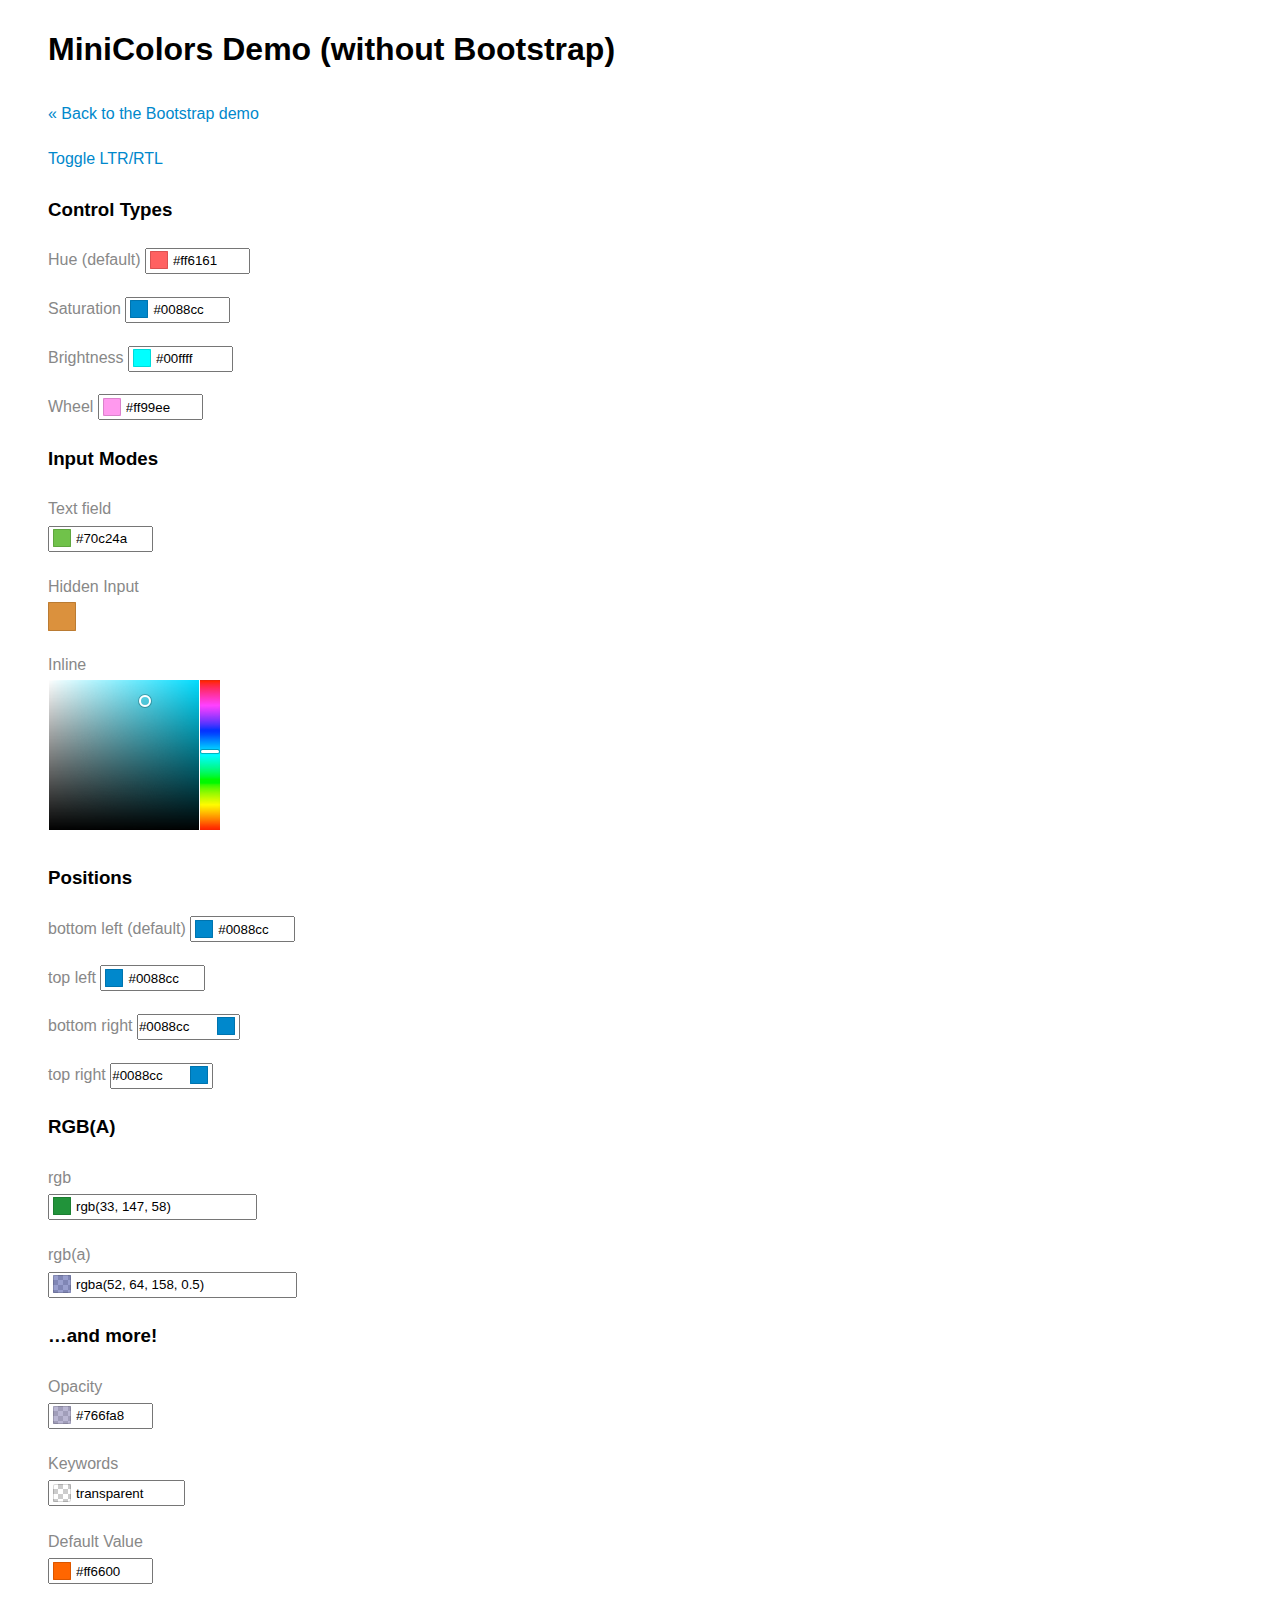
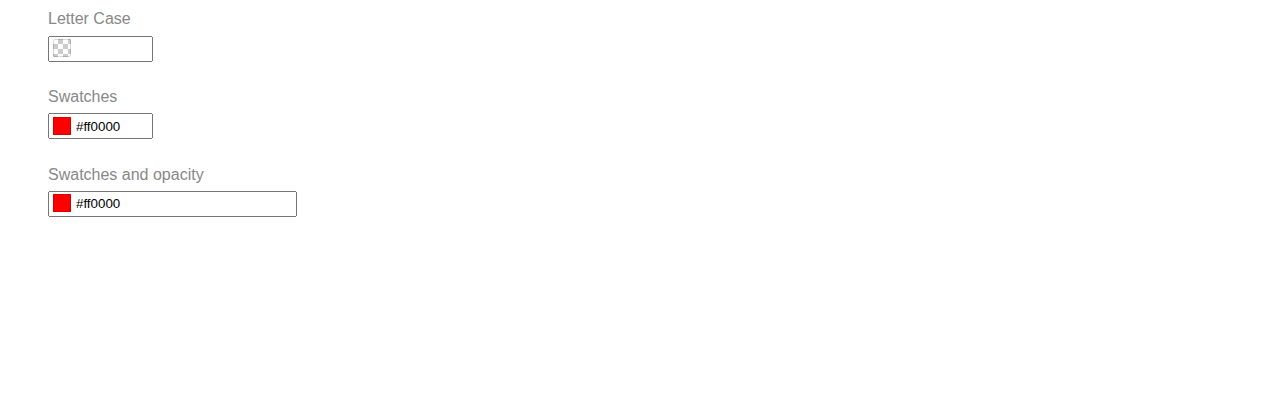
<file: assets/libs/jquery-minicolors-master/without-bootstrap.html>
<!doctype html>
<html>
<head>
  <title>jQuery MiniColors</title>
  <meta charset="utf-8">

  <!-- jQuery -->
  <script src="https://ajax.googleapis.com/ajax/libs/jquery/1.10.2/jquery.min.js"></script>

  <!-- MiniColors -->
  <script src="jquery.minicolors.js"></script>
  <link rel="stylesheet" href="jquery.minicolors.css">

  <style>
    body {
      font: 16px sans-serif;
      line-height: 1.8;
      padding: 0 40px;
      margin-bottom: 200px;
    }
    a {
      color: #08c;
      text-decoration: none;
    }
    a:hover {
      text-decoration: underline;
    }
    .form-group {
      margin: 20px 0;
    }
    label {
      color: #888;
    }
  </style>

  <script>
    $(document).ready( function() {

      $('.demo').each( function() {
        //
        // Dear reader, it's actually very easy to initialize MiniColors. For example:
        //
        //  $(selector).minicolors();
        //
        // The way I've done it below is just for the demo, so don't get confused
        // by it. Also, data- attributes aren't supported at this time. Again,
        // they're only used for the purposes of this demo.
        //
        $(this).minicolors({
          control: $(this).attr('data-control') || 'hue',
          defaultValue: $(this).attr('data-defaultValue') || '',
          format: $(this).attr('data-format') || 'hex',
          keywords: $(this).attr('data-keywords') || '',
          inline: $(this).attr('data-inline') === 'true',
          letterCase: $(this).attr('data-letterCase') || 'lowercase',
          opacity: $(this).attr('data-opacity'),
          position: $(this).attr('data-position') || 'bottom',
          swatches: $(this).attr('data-swatches') ? $(this).attr('data-swatches').split('|') : [],
          change: function(hex, opacity) {
            var log;
            try {
              log = hex ? hex : 'transparent';
              if( opacity ) log += ', ' + opacity;
              console.log(log);
            } catch(e) {}
          },
          theme: 'default'
        });

      });

    });
  </script>
</head>
<body>

  <h1>MiniColors Demo (without Bootstrap)</h1>
  <p>
    <a href="index.html">&laquo; Back to the Bootstrap demo</a>
  </p>
  <p>
    <a onclick="$(body).attr('dir')=='rtl'?$(body).removeAttr('dir'):$(body).attr('dir', 'rtl')">Toggle LTR/RTL</a>
  </p>
  <!-- Control Types -->
  <h3>Control Types</h3>
  <div class="form-group">
    <label for="hue-demo">Hue (default)</label>
    <input type="text" id="hue-demo" class="demo" data-control="hue" value="#ff6161">
  </div>
  <div class="form-group">
    <label for="saturation-demo">Saturation</label>
    <input type="text" id="saturation-demo" class="demo" data-control="saturation" value="#0088cc">
  </div>
  <div class="form-group">
    <label for="brightness-demo">Brightness</label>
    <input type="text" id="brightness-demo" class="demo" data-control="brightness" value="#00ffff">
  </div>
  <div class="form-group">
    <label for="wheel-demo">Wheel</label>
    <input type="text" id="wheel-demo" class="demo" data-control="wheel" value="#ff99ee">
  </div>

  <!-- Input modes -->
  <h3>Input Modes</h3>
  <div class="form-group">
    <label for="text-field">Text field</label>
    <br>
    <input type="text" id="text-field" class="demo" value="#70c24a">
  </div>
  <div class="form-group">
    <label for="hidden-input">Hidden Input</label>
    <br>
    <input type="hidden" id="hidden-input" class="demo" value="#db913d">
  </div>
  <div class="form-group">
    <label for="inline">Inline</label>
    <br>
    <input type="text" id="inline" class="demo" data-inline="true" value="#4fc8db">
  </div>

  <!-- Positions -->
  <h3>Positions</h3>
  <div class="form-group">
    <label for="position-bottom-left">bottom left (default)</label>
    <input type="text" id="position-bottom-left" class="demo" data-position="bottom left" value="#0088cc">
  </div>
  <div class="form-group">
    <label for="position-top-left">top left</label>
    <input type="text" id="position-top-left" class="demo" data-position="top left" value="#0088cc">
  </div>
  <div class="form-group">
    <label for="position-bottom-right">bottom right</label>
    <input type="text" id="position-bottom-right" class="demo" data-position="bottom right" value="#0088cc">
  </div>
  <div class="form-group">
    <label for="position-top-right">top right</label>
    <input type="text" id="position-top-right" class="demo" data-position="top right" value="#0088cc">
  </div>

  <!-- RGB(A) -->
  <h3>RGB(A)</h3>
  <div class="form-group">
    <label for="rgb">rgb</label>
    <br>
    <input type="text" id="rgb" class="demo" data-format="rgb" value="rgb(33, 147, 58)">
  </div>
  <div class="form-group">
    <label for="rgba">rgb(a)</label>
    <br>
    <input type="text" id="rgba" class="demo" data-format="rgb" data-opacity=".5" value="rgba(52, 64, 158, 0.5)">
  </div>

  <!-- and more -->
  <h3>&hellip;and more!</h3>
  <div class="form-group">
    <label for="opacity">Opacity</label>
    <br>
    <input type="text" id="opacity" class="demo" data-opacity=".5" value="#766fa8">
  </div>
  <div class="form-group">
    <label for="keywords">Keywords</label>
    <br>
    <input type="text" id="keywords" class="demo" data-keywords="transparent, inherit, initial" value="transparent">
  </div>
  <div class="form-group">
    <label for="default-value">Default Value</label>
    <br>
    <input type="text" id="default-value" class="demo" data-defaultValue="#ff6600">
  </div>
  <div class="form-group">
    <label for="letter-case">Letter Case</label>
    <br>
    <input type="text" id="letter-case" class="demo" data-letterCase="uppercase">
  </div>
  <div class="form-group">
    <label for="letter-case">Swatches</label>
    <br>
    <input type="text" id="swatches" class="demo" data-swatches="#ef9a9a|#90caf9|#a5d6a7|#fff59d|#ffcc80|#bcaaa4|#eeeeee|#f44336|#2196f3|#4caf50|#ffeb3b|#ff9800|#795548|#9e9e9e" value="#f00">
  </div>
  <div class="form-group">
    <label for="letter-case">Swatches and opacity</label>
    <br>
    <input type="text" id="swatches-opacity" class="demo" data-format="rgb" data-opacity="1" data-swatches="#fff|#000|#f00|#0f0|#00f|#ff0|rgba(0,0,255,0.5)" value="#f00">
  </div>

</body>
</html>
</file>
<file: assets/css/style.css>
/*   
Theme Name: psFree
Theme URI: 
Author: Koval Web
Author URI: https://www.templatemonster.com/vendors/kovalweb/
Description: Free HTML Website Template
Tags: html5, css3, bootstrap grid
Version: 1.0
*/
:root {
    --font-family: "Istok Web";
    --font-size: 16px;
    --font-weight: 400;
    --font-style: normal;
    --line-height: 1.6;
    --heading-font-family: "Montserrat";
    --heading-line-height: 1.3;
    --heading-font-weight: 700;
    --main-color: #dc281e;
    --el-gradient1: #f00000;
    --el-gradient2: #dc281e;
    --primary-color: #ffffff;
    --primary-bg-color: #F0F4F8;
    --text-primary: #000000;
    --text-primary1: #838383;
    --text-secondary: #63636b;
    --border-color: #D4D4E1;
    --placeholder-color: #6F6F76;
    --error-color: #ff3d0d;
    --el-border-radius: 10px;
    --el-border-radius-min: 6px;
    --el-box-shadow: 2px 4px 20px 1px rgba(45, 45, 45, 0.13);
    --header-box-shadow: 0px 0px 14px 0px rgba(77, 82, 94, 0.15);
}

/* === CSS Table Of Content

1. Content
    1.1 Fonts
    1.2 Base
    1.3 Tables
    1.4 Typography
2. Components
    2.1 Accordion
    2.2 Tabs
    2.3 Buttons
    2.4 Forms
    2.5 Icons
    2.7 Pagination
    2.8 Breadcrumb
3. Bloks
    3.1 Intro
    3.2 Icon items
    3.3 Items of numbers
    3.4 Counters
    3.5 Reviews
    3.6 News
    3.7 Pricing
    3.8 Brands
    3.9 Contacts
4. Layouts
    4.1 Header
    4.2 Footer
    4.3 Section
    4.4 Elements style
5. Media

=== */
/* === 1. Content === */
/* 1.1 Fonts */
@font-face {
    font-family: "Istok Web";
  font-style: normal;
  font-weight: 400;
  font-display: swap;
  src: local("Istok Web"), url("../fonts/istok-web-v15-latin/istok-web-v15-latin-regular.woff2") format("woff2");
}

@font-face {
    font-family: "Istok Web";
  font-style: normal;
  font-weight: 700;
  font-display: swap;
  src: local("Istok Web"), url("../fonts/istok-web-v15-latin/istok-web-v15-latin-700.woff2") format("woff2");
}

@font-face {
    font-family: "Montserrat";
  font-style: normal;
  font-weight: 600;
  font-display: swap;
  src: local("Montserrat"), url("../fonts/montserrat-v15-latin/montserrat-v15-latin-600.woff2") format("woff2");
}

@font-face {
    font-family: "Montserrat";
  font-style: normal;
  font-weight: 700;
  font-display: swap;
  src: local("Montserrat"), url("../fonts/montserrat-v15-latin/montserrat-v15-latin-700.woff2") format("woff2");
}

@font-face {
    font-family: "Material Icons";
  font-style: normal;
  font-weight: 400;
  font-display: swap;
  src: local("Material Icons"), url("../fonts/material-icons/material-icons.woff2") format("woff2");
}

@font-face {
    font-family: "Material Icons Outlined";
  font-style: normal;
  font-weight: 400;
  font-display: swap;
  src: local("Material Icons Outlined"), url("../fonts/material-icons/material-icons-outlined.woff2") format("woff2");
}

/* 1.2 Base */
* {
    box-sizing: border-box;
}

*:before, *:after {
    box-sizing: border-box;
}

html {
    font-size: var(--font-size);
}

html, body {
    height: 100%;
}

body {
    position: relative;
    font-size: 1rem;
    width: 100%;
    min-width: 320px;
    line-height: var(--line-height);
    font-family: var(--font-family), sans-serif;
    font-weight: var(--font-weight);
    font-style: var(--font-style);
    overflow-x: hidden;
    color: var(--text-primary);
    margin: 0;
    padding: 0;
    opacity: 1;
    background-color: var(--primary-color);
}

body.overflow-hidden {
    overflow: hidden;
}

main {
    position: relative;
    margin: 0;
    padding: 0;
    height: 100%;
    width: 100%;
    display: flex;
    flex-direction: column;
    opacity: 0;
}

main.main-visible {
    opacity: 1;
}

.main-inner {
    flex: 1 0 auto;
    overflow: hidden;
}

.footer {
    flex: 0 0 auto;
}

header ul, header ol, footer ul, footer ol, aside ul, aside ol, nav ul, nav ol {
    list-style: none;
    margin: 0;
    padding: 0;
}

a {
    color: var(--main-color);
    text-decoration: underline;
    transition: all 0.2s;
}

a:hover {
    text-decoration: none;
    color: var(--main-color);
}

code {
    font-size: 87.5%;
    color: #e83e8c;
    word-break: break-word;
}

.list-style-none {
    list-style: none;
    padding: 0;
    margin: 0;
}

.text-center {
    text-align: center;
}

.text-right {
    text-align: right;
}

.text-justify {
    text-align: justify;
}

.bff {
    display: block;
    padding: 4rem 0;
    background: linear-gradient(to right, var(--el-gradient1) 0%, var(--el-gradient2) 100%);
    color: var(--primary-color);
    text-decoration: none;
}

.bff:hover {
    color: var(--primary-color);
}

.bff-container {
    display: flex;
    align-items: center;
    justify-content: space-between;
}

.bff-container p {
    font-family: var(--heading-font-family), sans-serif;
    font-size: 1.125rem;
    margin: 0;
    font-weight: 600;
    text-transform: uppercase;
}

.bff-container .btn.btn-border {
    color: var(--primary-color);
    fill: var(--primary-color);
}

.bff-container .btn.btn-border::before {
    border-color: var(--primary-color);
}

/* 1.3 Tables */
table {
    width: 100%;
    border-bottom: 1px solid var(--border-color);
}

table.table-border {
    border: 1px solid var(--border-color);
}

table.table-border td {
    border-right: 1px solid var(--border-color);
}

table.table-secondary tr:nth-child(even) {
    background-color: transparent;
}

table.table-secondary tbody tr {
    border-bottom: 1px solid var(--border-color);
    transition: all 0.2s;
}

table.table-secondary tbody tr:first-child {
    border-top: 1px solid var(--border-color);
}

table.table-secondary tbody tr:hover {
    background-color: var(--primary-bg-color);
}

table.table-bordered tr:nth-child(even) {
    background-color: transparent;
}

table.table-bordered td {
    border: 1px solid var(--border-color);
}

table.table-bordered thead tr th {
    color: var(--text-primary);
    border: 1px solid var(--border-color);
}

table td, table th {
    padding: 1rem;
}

table tr:nth-child(even) {
    background-color: var(--primary-bg-color);
}

table thead tr {
    border-bottom: 1px solid var(--border-color);
}

table thead tr th {
    font-weight: bold;
    font-size: 1rem;
}

table tfoot {
    font-weight: 600;
}

@media only screen and (max-width: 767.98px), only screen and (min-width: 567px) and (max-width: 900px) and (orientation: landscape) {
    .table-responsive {
        position: relative;
        width: 100%;
        overflow-y: auto;
    }

    .table-responsive table {
        width: 650px;
    }

    .table-responsive-outer {
        position: relative;
    }

    .table-responsive-outer::after {
        content: "";
        position: absolute;
        top: 0;
        right: 0;
        width: 0.625rem;
        height: 100%;
        background-image: linear-gradient(0deg, rgba(255, 255, 255, 0.3), #fff);
    }

    .table-container::-webkit-scrollbar {
        -webkit-appearance: none;
        width: 0.875rem;
        height: 0.875rem;
    }

    .table-container::-webkit-scrollbar-thumb {
        border-radius: var(--el-border-radius);
        border: 3px solid #fff;
        background-color: rgba(0, 0, 0, 0.3);
    }
}

/* 1.4 Typography */
h1, h2, h3, h4, h5, h6 {
    font-family: var(--heading-font-family), sans-serif;
    font-weight: var(--heading-font-weight);
    line-height: var(--heading-line-height);
    padding: 0;
    margin: 0 0 2rem 0;
}

h1 {
    font-size: 2.5rem;
}

h2 {
    font-size: 2rem;
}

h3 {
    font-size: 1.75rem;
}

h4 {
    font-size: 1.5rem;
}

h5 {
    font-size: 1.25rem;
}

h6 {
    font-size: 1.125rem;
}

p {
    margin: 0 0 2rem 0;
}

mark {
    padding: .2em;
    background-color: var(--main-color);
    color: var(--primary-color);
}

small {
    font-size: 0.85rem;
}

blockquote {
    padding: 0 0 0 1.25em;
    font-style: italic;
    color: var(--text-secondary);
    border-left: 3px solid var(--main-color);
}

blockquote p {
    margin-bottom: 0 !important;
}

blockquote footer {
    color: var(--main-color);
    font-style: normal;
    padding-top: 0.8em;
}

.content {
    text-align: justify;
}

.content > * {
    margin-bottom: 2rem;
}

.content > *:last-child {
    margin-bottom: 0;
}

.content h2, .content h3, .content h4, .content h5, .content h6 {
    margin-top: 2.5rem;
    text-align: left;
}

.content h2:first-child, .content h3:first-child, .content h4:first-child, .content h5:first-child, .content h6:first-child {
    margin-top: 0;
}

.content ul, .content ol {
    list-style: none;
    margin: 0 0 2rem 0;
    padding: 0;
}

.content ul li, .content ol li {
    position: relative;
    display: flex;
    margin-bottom: 0.625rem;
}

.content ul li::before, .content ol li::before {
    margin-right: 0.5rem;
    display: block;
    min-width: 1rem;
    color: var(--main-color);
}

.content ul li::before {
    content: "\e5ca";
    position: relative;
    top: -0.125rem;
    font-family: 'Material Icons';
    list-style: var(--line-height);
    font-size: 1.125rem;
}

.content ol {
    counter-reset: item;
}

.content ol li::before {
    content: counter(item) ".";
    counter-increment: item;
}

.content img {
    display: block;
    margin-bottom: 2rem;
    max-width: 100%;
    height: auto;
}

@media only screen and (max-width: 767.98px), only screen and (min-width: 567px) and (max-width: 900px) and (orientation: landscape) {
    h1 {
        font-size: 2rem;
    }

    h2 {
        font-size: 1.75rem;
    }

    h3 {
        font-size: 1.5rem;
    }

    h4 {
        font-size: 1.25rem;
    }

    h5 {
        font-size: 1.125rem;
    }
}

/* === 2. Components === */
/* 2.1 Accordion */
.accordion {
    color: var(--text-secondary);
    margin-bottom: -1.25rem;
}

.accordion-col {
    margin-bottom: 1.25rem;
}

.accordion-list {
    list-style: none;
    margin: 0;
    padding: 0;
}

.accordion-item {
    display: block;
    border-radius: var(--el-border-radius);
    overflow: hidden;
    margin-bottom: 1rem;
}

.accordion-item.active .accordion-trigger::before {
    transform: rotate(0);
}

.accordion-trigger {
    position: relative;
    cursor: pointer;
    padding: 1.25rem 3.125rem 1.25rem 1.25rem;
    color: var(--text-primary);
    line-height: 1.2;
}

.accordion-trigger::after, .accordion-trigger::before {
    content: "";
    position: absolute;
    right: 1.25rem;
    top: 50%;
    width: 0.875rem;
    height: 2px;
    background-color: var(--main-color);
    margin-top: -1px;
    transition: all 0.3s;
}

.accordion-trigger::before {
    transform: rotate(90deg);
}

.accordion-content {
    display: none;
    padding: 1.25rem;
    border-top: 1px solid var(--border-color);
}

/* 2.2 Tabs */
.tabs {
    position: relative;
}

.tabs-nav {
    display: flex;
    list-style: none;
    margin: 0;
    padding: 0;
    border-bottom: 1px solid var(--border-color);
    color: var(--text-primary);
}

.tabs-nav li {
    padding: 0.625rem 0;
    margin-right: 2.5rem;
    cursor: pointer;
    position: relative;
    transition: all 0.2s;
}

.tabs-nav li:last-child {
    margin-right: 0;
}

.tabs-nav li::after {
    content: "";
    position: absolute;
    left: 50%;
    bottom: -1px;
    width: 0;
    height: 2px;
    background-color: var(--main-color);
    transform: translateX(-50%);
    transition: all 0.2s;
}

.tabs-nav li.active, .tabs-nav li:hover {
    color: var(--main-color);
}

.tabs-nav li.active::after, .tabs-nav li:hover::after {
    width: 100%;
}

.tabs-item {
    display: none;
    padding-top: 2rem;
}

.tabs-item.active {
    display: block;
}

.tabs-vertical {
    display: flex;
    align-items: flex-start;
}

.tabs-vertical .tabs-nav {
    display: block;
    border: none;
    width: 16rem;
    min-width: 16rem;
    border-radius: var(--el-border-radius);
    overflow: hidden;
}

.tabs-vertical .tabs-nav li {
    width: 100%;
    margin: 0;
    padding: 1rem 1.25rem;
    border-bottom: 1px solid var(--border-color);
}

.tabs-vertical .tabs-nav li:last-child {
    border: none;
}

.tabs-vertical .tabs-nav li::after {
    content: none;
}

.tabs-vertical .tabs-nav li:hover {
    color: var(--main-color);
}

.tabs-vertical .tabs-nav li.active {
    background-color: var(--main-color);
    color: var(--primary-color);
}

.tabs-vertical .tabs-item {
    padding-top: 0;
}

.tabs-vertical .tabs-container {
    padding-left: 2rem;
}

.tabs-container {
    width: 100%;
}

@media (max-width: 991.98px) {
    .tabs-vertical .tabs-nav {
        min-width: 225px;
        width: 225px;
    }
}

@media only screen and (max-width: 767.98px), only screen and (min-width: 567px) and (max-width: 900px) and (orientation: landscape) {
    .tabs-vertical {
        flex-wrap: wrap;
    }

    .tabs-vertical .tabs-nav {
        width: 100%;
    }

    .tabs-vertical .tabs-nav li {
        padding: 0.625rem 1rem;
    }

    .tabs-vertical .tabs-container {
        padding-left: 0;
        padding-top: 1.5rem;
    }

    .tabs-item {
        padding-top: 0;
    }

    .tabs-container {
        padding-top: 1.5rem;
    }

    .tabs-nav {
        flex-wrap: wrap;
        border: none;
        border-radius: var(--el-border-radius);
        background-color: var(--primary-bg-color);
        overflow: hidden;
    }

    .tabs-nav li {
        width: 100%;
        margin: 0;
        border-bottom: 1px solid var(--border-color);
        padding: 0.625rem 1rem;
    }

    .tabs-nav li:last-child {
        border-bottom: none;
    }

    .tabs-nav li::after {
        content: none;
    }

    .tabs-nav li:hover, .tabs-nav li.active {
        background-color: var(--main-color);
        color: var(--primary-color);
    }
}

/* 2.3 Buttons */
.wrap-btn {
    display: flex;
    flex-wrap: wrap;
    align-items: flex-start;
    margin: 0 0 -1.25rem -1.25rem;
}

.wrap-btn .btn {
    display: block;
    margin: 0 0 1.25rem 1.25rem;
}

.btn {
    --ripple-width: 100%;
    --ripple-time: 0.4s;
    position: relative;
    display: inline-block;
    text-align: center;
    font-size: 1rem;
    font-weight: var(--font-weight);
    font-family: var(--font-family), sans-serif;
    color: var(--primary-color);
    fill: var(--primary-color);
    background: var(--el-gradient2);
    background: linear-gradient(to right, var(--el-gradient1) 0%, var(--el-gradient2) 100%);
    text-decoration: none;
    padding: 0.75em 1.75em;
    border-radius: var(--el-border-radius-min);
    outline: none;
    border: none;
    cursor: pointer;
    overflow: hidden;
    transition: all var(--ripple-time);
}

.btn > i, .btn > span, .btn > svg {
    position: relative;
    z-index: 1;
}

.btn .el-ripple-circle {
    content: "";
    position: absolute;
    display: block;
    width: 0;
    height: 0;
    border-radius: 50%;
    background: var(--el-gradient1);
    transform: translate(-50%, -50%);
    transition: width var(--ripple-time), padding-top var(--ripple-time);
    z-index: 0;
}

.btn.btn-w240 {
    min-width: 15rem;
}

.btn.btn-wide {
    display: block;
    width: 100%;
}

.btn.btn-small {
    font-size: 0.875rem;
}

.btn.btn-small.btn-with-icon > svg {
    width: 0.8125rem;
    height: 0.8125rem;
}

.btn.btn-large {
    font-size: 1.125rem;
}

.btn.btn-large.btn-with-icon > svg {
    width: 1rem;
    height: 1rem;
}

.btn.btn-border {
    background: transparent;
    color: #ffff;
    fill: #ffff;
}

.btn.btn-border:hover {
    background: none;
}

.btn.btn-border::before {
    content: "";
    position: absolute;
    left: 0;
    top: 0;
    width: 100%;
    height: 100%;
    border: 1px solid #ffff;
    border-radius: #fff;
    overflow: hidden;
}

.btn.btn-border .el-ripple-circle {
    background: var(--text-primary);
}

.btn.btn-with-icon {
    display: flex;
    align-items: center;
    justify-content: center;
}

.btn.btn-with-icon > svg {
    width: 0.875rem;
    height: 0.875rem;
}

.btn.btn-with-icon .btn-icon-right {
    margin-left: 0.5rem;
}

.btn.btn-with-icon .btn-icon-left {
    margin-right: 0.5rem;
}

.btn:focus {
    outline: none;
}

.btn:hover {
    color: var(--primary-color);
    fill: var(--primary-color);
}

.btn:hover .el-ripple-circle {
    width: calc(var(--ripple-width) * 2.25);
    padding-top: calc(var(--ripple-width) * 2.25);
}

.ripple {
    position: relative;
    overflow: hidden;
}

.ripple-effect {
    display: inline-block;
    position: absolute;
    top: 0;
    left: 0;
    width: 0.25rem;
    height: 0.25rem;
    background-color: rgba(255, 255, 255, 0.3);
    border-radius: 50%;
    animation: ripple 1s ease forwards;
    z-index: 3;
}

@keyframes ripple {
    0% {
        transform: none;
    }

    100% {
        transform: scale(250);
    }
}

.hover-link {
    position: relative;
    overflow: hidden;
    display: block;
    text-decoration: none;
    color: var(--text-primary);
}

.hover-link::after {
    content: attr(data-title);
    position: absolute;
    left: 0;
    top: 0;
    display: block;
    width: 100%;
    transform: translateY(-100%);
    transition: all 0.4s;
    color: var(--main-color);
}

.hover-link > span {
    display: block;
    transform: translateY(0);
    transition: all 0.4s;
}

.hover-link:hover > span, .hover-link.active > span {
    transform: translateY(100%);
}

.hover-link:hover::after, .hover-link.active::after {
    transform: translateY(0);
}

.btn-top {
    position: fixed;
    right: 15px;
    bottom: -5rem;
    width: 2.5rem;
    height: 2.5rem;
    display: flex;
    border-radius: var(--el-border-radius-min);
    border: 1px solid var(--border-color);
    background: var(--primary-color);
    z-index: 100;
    fill: var(--main-color);
    transition: all 0.2s;
    cursor: pointer;
    opacity: 0;
    visibility: hidden;
}

.btn-top.active {
    opacity: 1;
    visibility: visible;
    bottom: 15px;
}

.btn-top:hover {
    border-color: var(--main-color);
    fill: var(--main-color);
}

.btn-top > svg {
    width: 0.875rem;
    height: 0.625rem;
    margin: auto;
    transform: rotate(-90deg);
}

/* 2.4 Forms */
*::-webkit-input-placeholder,
*::placeholder {
    color: var(--placeholder-color);
    opacity: 1;
}

input[type="text"],
input[type="email"],
input[type="tel"],
input[type="password"],
input[type="number"],
input[type="search"],
input[type="url"],
input[type="date"],
input[type="month"],
input[type="week"],
input[type="time"],
input[type="datetime-local"],
textarea,
select {
    display: block;
    font-size: 1rem;
    font-family: var(--font-family), sans-serif;
    font-weight: var(--font-weight);
    width: 100%;
    padding: calc(0.75em - 1px) 1rem;
    margin-bottom: 1rem;
    border-radius: var(--el-border-radius-min);
    border: 1px solid var(--border-color);
    background-color: transparent;
    outline: none;
    color: var(--text-primary);
    box-shadow: none;
    -webkit-appearance: none;
    -moz-appearance: none;
    appearance: none;
    transition: all 0.2s;
}

input[type="text"]:focus,
  input[type="email"]:focus,
  input[type="tel"]:focus,
  input[type="password"]:focus,
  input[type="number"]:focus,
  input[type="search"]:focus,
  input[type="url"]:focus,
  input[type="date"]:focus,
  input[type="month"]:focus,
  input[type="week"]:focus,
  input[type="time"]:focus,
  input[type="datetime-local"]:focus,
  textarea:focus,
  select:focus {
    border-color: var(--main-color);
}

textarea {
    height: auto;
    resize: none;
}

.form-field {
    position: relative;
    margin-bottom: 1.25rem;
}

.form-field input[type="text"],
  .form-field input[type="email"],
  .form-field input[type="tel"],
  .form-field input[type="password"],
  .form-field input[type="number"],
  .form-field input[type="search"],
  .form-field input[type="url"],
  .form-field input[type="date"],
  .form-field input[type="month"],
  .form-field input[type="week"],
  .form-field input[type="time"],
  .form-field input[type="datetime-local"],
  .form-field textarea,
  .form-field select,
  .form-field .form-field-label {
    margin: 0;
}

.form-field.focus .form-field-label {
    opacity: 0;
    visibility: hidden;
    transform: translateX(1rem);
}

.form-field label.error {
    position: absolute;
    right: 0.3125rem;
    top: 0.3125rem;
    color: var(--error-color);
    font-size: 0.75rem;
    line-height: 1;
}

.form-field input.error,
  .form-field textarea.error,
  .form-field select.error {
    border-color: var(--error-color);
}

.required {
    color: var(--error-color);
}

.form-field-label {
    font-size: 1rem;
    position: absolute;
    left: 0;
    top: 0;
    width: 100%;
    pointer-events: none;
    color: var(--placeholder-color);
    padding: calc(0.75em - 1px) 1rem;
    transition: all 0.2s;
    border: 1px solid transparent;
    opacity: 1;
    visibility: visible;
    transform: none;
}

.form-btn {
    display: flex;
}

.form-btn.form-btn-wide .btn {
    width: 100%;
}

.form-btn .btn {
    display: block;
}

/* 2.5 Icons */
.material-icons {
    font-family: 'Material Icons';
    font-weight: normal;
    font-style: normal;
    line-height: 1;
    letter-spacing: normal;
    text-transform: none;
    display: inline-block;
    white-space: nowrap;
    word-wrap: normal;
    direction: ltr;
    -webkit-font-smoothing: antialiased;
    font-size: 1rem;
    height: 1rem;
    width: 1rem;
}

.material-icons.material-icons-outlined {
    font-family: 'Material Icons Outlined';
}

.material-icons.md-18 {
    font-size: 1.125rem;
    width: 1.125rem;
    height: 1.125rem;
}

.material-icons.md-20 {
    font-size: 1.25rem;
    width: 1.25rem;
    height: 1.25rem;
}

.material-icons.md-22 {
    font-size: 1.375rem;
    width: 1.375rem;
    height: 1.375rem;
}

.material-icons.md-24 {
    font-size: 1.5rem;
    width: 1.5rem;
    height: 1.5rem;
}

.material-icons.md-26 {
    font-size: 1.625rem;
    width: 1.625rem;
    height: 1.625rem;
}

.material-icons.md-28 {
    font-size: 1.75rem;
    width: 1.75rem;
    height: 1.75rem;
}

.material-icons.md-32 {
    font-size: 2rem;
    width: 2rem;
    height: 2rem;
}

.material-icons.md-36 {
    font-size: 2.25rem;
    width: 2.25rem;
    height: 2.25rem;
}

.material-icons.md-40 {
    font-size: 2.5rem;
    width: 2.5rem;
    height: 2.5rem;
}

.material-icons.md-48 {
    font-size: 3rem;
    width: 3rem;
    height: 3rem;
}

.material-icons.md-60 {
    font-size: 3.75rem;
    width: 3.875rem;
    height: 3.75rem;
}

.material-icons.md-72 {
    font-size: 4.5rem;
    width: 4.5rem;
    height: 4.5rem;
}

/* 2.6 Pagination */
.pagination {
    display: flex;
    justify-content: center;
    padding-top: 0.625rem;
}

.pagination-list {
    list-style: none;
    margin: 0;
    padding: 0;
    display: flex;
    align-items: center;
    margin-left: -0.625rem;
}

.pagination-list li {
    margin-left: 0.625rem;
}

.pagination-list li:hover a, .pagination-list li:hover span, .pagination-list li.active a, .pagination-list li.active span {
    color: var(--main-color);
    border-color: var(--main-color);
}

.pagination-list li.active a, .pagination-list li.active span {
    cursor: default;
    pointer-events: none;
}

.pagination-list li.pagination-item-arrow a, .pagination-list li.pagination-item-arrow span {
    color: var(--main-color);
    border-color: transparent;
    width: 1.5rem;
    height: 1.5rem;
}

.pagination-list li.pagination-item-arrow:hover a, .pagination-list li.pagination-item-arrow:hover span {
    color: var(--text-primary);
}

.pagination-list li.pagination-item-disabled a, .pagination-list li.pagination-item-disabled span {
    color: var(--text-secondary);
    pointer-events: none;
}

.pagination-list li.pagination-item-disabled:hover a, .pagination-list li.pagination-item-disabled:hover span {
    color: var(--text-secondary);
}

.pagination-list li a, .pagination-list li span {
    display: flex;
    align-items: center;
    justify-content: center;
    width: 2.1875rem;
    height: 2.1875rem;
    color: var(--text-secondary);
    text-decoration: none;
    border: 1px solid var(--border-color);
    border-radius: var(--el-border-radius-min);
}

.pagination-list li a.dots, .pagination-list li span.dots {
    border-color: transparent;
}

@media only screen and (max-width: 480px) {
    .pagination-full .pagination-list {
        padding-bottom: 2.2rem;
    }

    .pagination-full .pagination-item-arrow {
        position: absolute;
        bottom: 0;
    }

    .pagination-full .pagination-item-arrow-prev {
        right: 50%;
        margin-right: 0.625rem;
    }

    .pagination-full .pagination-item-arrow-first {
        right: 50%;
        margin-right: 2.1rem;
    }

    .pagination-full .pagination-item-arrow-next {
        left: 50%;
    }

    .pagination-full .pagination-item-arrow-last {
        left: 50%;
        margin-left: 2.1rem !important;
    }
}

/* 2.7 Breadcrumb */
.bread-crumbs {
    position: relative;
    padding: 1.125rem 0;
    background-color: var(--primary-bg-color);
}

.bread-crumbs-list {
    position: relative;
    list-style: none;
    margin: 0;
    padding: 0;
    display: flex;
    font-size: 1rem;
    overflow: hidden;
}

.bread-crumbs-list li {
    position: relative;
    margin-right: 2rem;
    white-space: nowrap;
}

.bread-crumbs-list li:last-child {
    margin-right: 0;
}

.bread-crumbs-list li:last-child a, .bread-crumbs-list li:last-child span {
    pointer-events: none;
    cursor: text;
    color: var(--main-color);
}

.bread-crumbs-list li:last-child a:hover, .bread-crumbs-list li:last-child span:hover {
    text-decoration: none;
}

.bread-crumbs-list li:last-child i {
    display: none;
}

.bread-crumbs-list li a, .bread-crumbs-list li span {
    text-decoration: none;
    color: var(--text-secondary);
}

.bread-crumbs-list li a:hover, .bread-crumbs-list li span:hover {
    text-decoration: underline;
}

.bread-crumbs-list li i {
    position: absolute;
    top: 50%;
    right: -1.5625rem;
    margin-top: -0.5625rem;
    color: var(--main-color);
}

/* === 3. Bloks === */
/* 3.1 Intro */
.intro {
    position: relative;
    min-height: 31.25rem;
    z-index: 1;
}

.intro-slider,
.intro-item {
    display: block;
    min-height: 40rem;
    overflow: hidden;
}

.intro-item {
    position: relative;
    display: flex;
    align-items: center;
    padding: 3.5rem 0;
    color: var(--text-primary);
    background-repeat: no-repeat;
    background-position: center;
    background-size: cover;
    width: 100%;
}

.intro-item .container {
    position: relative;
    z-index: 3;
}

.intro-item::after {
    content: none;
    position: absolute;
    left: 0;
    top: 0;
    width: 100%;
    height: 100%;
    opacity: 0.7;
}

.intro-item .section-desc {
    max-width: 100%;
}

.intro-content {
    width: 100%;
    max-width: 25rem;
    padding: 0 0 3.75rem 0;
}

.intro-btns {
    margin-top: 1.625rem;
}

@media (max-width: 1199.98px) {
    .intro-slider,
  .intro-item {
        min-height: 35rem;
    }

    .intro-item {
        min-height: 35rem;
    }

    .intro-item::after {
        content: "";
    }
}

@media only screen and (max-width: 767.98px), only screen and (min-width: 567px) and (max-width: 900px) and (orientation: landscape) {
    .intro-content {
        padding-bottom: 0;
    }

    .intro-content .section-desc {
        color: var(--text-primary);
    }

    .intro-item::after {
        background-color: var(--primary-color);
        opacity: 0.8;
    }
}

@media only screen and (min-width: 567px) and (max-width: 900px) and (orientation: landscape) {
    .intro-slider,
  .intro-item {
        height: auto;
        min-height: 25rem;
    }

    .intro-content {
        margin-bottom: 2.5rem;
    }

    .intro {
        min-height: 25rem;
    }
}

/* 3.2 Icon items */
.iitem {
    display: block;
    text-align: center;
    padding: 1.5rem;
    text-decoration: none;
    transition: box-shadow 0.2s, background-color 0.2s, color 0.2s;
}

.iitem:hover {
    background-color: var(--main-color);
    color: var(--primary-color);
}

.iitem:hover .iitem-icon {
    background: var(--primary-color);
    color: var(--main-color);
    fill: var(--main-color);
}

.iitem:hover .iitem-icon.iii-stroke {
    fill: transparent;
    stroke: var(--main-color);
}

.iitem:hover .iitem-icon.iii-fill-stroke {
    stroke: var(--main-color);
}

.iitem:hover .iitem-icon-bg {
    opacity: 0.14;
}

.iitem:hover .iitem-desc {
    color: var(--primary-color);
}

.main-visible .iitem-icon {
    transition: background-color 0.2s, color 0.2s, fill 0.2s;
}

.iitem-icon {
    display: flex;
    align-items: center;
    justify-content: center;
    width: 6rem;
    height: 6rem;
    min-width: 6rem;
    border-radius: 50%;
    overflow: hidden;
    background-color: var(--main-color);
    background: linear-gradient(to right, var(--el-gradient1) 0%, var(--el-gradient2) 100%);
    margin: 0 auto 1.25rem;
    color: var(--primary-color);
    fill: var(--primary-color);
    stroke: transparent;
}

.iitem-icon > svg {
    display: block;
    width: 3rem;
    height: 3rem;
}

.iitem-icon.iii-stroke {
    fill: transparent;
    stroke: var(--primary-color);
}

.iitem-icon.iii-fill-stroke {
    fill: var(--primary-color);
    stroke: var(--primary-color);
}

.iitem-icon-bg {
    position: absolute;
    left: 50%;
    transform: translateX(-50%);
    top: 2rem;
    z-index: 1;
    opacity: 0;
    color: var(--primary-color);
    fill: var(--primary-color);
    stroke: transparent;
    transition: opacity 0.2s 0.1s;
}

.iitem-icon-bg.iii-stroke {
    fill: transparent;
    stroke: var(--primary-color);
}

.iitem-icon-bg.iii-fill-stroke {
    fill: var(--primary-color);
    stroke: var(--primary-color);
}

.iitem-icon-bg i {
    font-size: 31.25rem;
}

.iitem-icon-bg i, .iitem-icon-bg svg {
    width: 31.25rem;
    height: 31.25rem;
}

.iitem-heading {
    margin-bottom: 1rem;
    font-weight: bold;
}

.iitem-desc {
    color: var(--text-secondary);
    transition: color 0.2s;
}

.iitem-icon,
.iitem-heading,
.iitem-desc {
    position: relative;
    z-index: 2;
}

@media (max-width: 1199.98px) {
    .iitem {
        padding-left: 1.5rem;
        padding-right: 1.5rem;
    }
}

/* 3.3 Items of numbers */
.ini {
    position: relative;
    display: flex;
    align-items: flex-start;
}

.ini-count {
    font-size: 1.0625rem;
    font-family: var(--heading-font-family), sans-serif;
    font-weight: bold;
    color: var(--main-color);
    margin-top: 0.125rem;
    position: relative;
    z-index: 1;
    padding-right: 0.3125rem;
}

.ini-count::after {
    content: "";
    position: absolute;
    left: 100%;
    top: 50%;
    width: 3.25rem;
    height: 1px;
    background-color: var(--text-primary);
    margin-top: -1px;
}

.ini-info {
    position: relative;
    z-index: 1;
    padding-left: 3.75rem;
}

.ini-heading {
    font-weight: bold;
    margin-bottom: 1.25rem;
}

.ini-count-large {
    font-size: 9.5rem;
    font-family: var(--heading-font-family), sans-serif;
    font-weight: bold;
    color: var(--main-color);
    opacity: 0.14;
    position: absolute;
    left: 0;
    bottom: -1rem;
    line-height: 1;
}

.ini-desc {
    color: var(--text-secondary);
}

.ini-desc p {
    margin: 0;
}

@media (max-width: 1199.98px) {
    .ini-info {
        padding-left: 2.5rem;
    }

    .ini-count::after {
        width: 2rem;
    }
}

@media (max-width: 991.98px) {
    .ini-info {
        padding-left: 2.75rem;
    }

    .ini-count::after {
        width: 2.25rem;
    }
}

@media only screen and (max-width: 767.98px), only screen and (min-width: 567px) and (max-width: 900px) and (orientation: landscape) {
    .ini-heading {
        min-height: auto;
    }

    .ini-heading br {
        display: none;
    }

    .ini-count {
        margin-top: 0;
    }

    .ini-count-large {
        font-size: 8rem;
        bottom: -0.625rem;
    }
}

@media (max-width: 575.98px) {
    .ini-info {
        padding-left: 3rem;
    }

    .ini-count::after {
        width: 42px;
    }
}

/* 3.4 Counters */
.main-counter {
    padding-right: 4.375rem;
    padding-left: 4.375rem;
    padding-top: 1.25rem;
}

.main-counter::after, .main-counter::before {
    content: "";
    position: absolute;
    right: 0;
    background-color: var(--main-color);
    border-radius: 50%;
    background: linear-gradient(to right, var(--el-gradient1) 0%, var(--el-gradient2) 100%);
}

.main-counter::after {
    top: 0;
    width: 3rem;
    height: 3rem;
}

.main-counter::before {
    top: 5.625rem;
    width: 2.25rem;
    height: 2.25rem;
}

.main-counter-item {
    position: relative;
    width: 20rem;
    height: 20rem;
    border-radius: 50%;
    padding-bottom: 0.625rem;
}

.main-counter-item-circ {
    position: absolute;
    left: -4.375rem;
    top: -1.25rem;
    width: 100%;
    height: 100%;
    width: calc(100% - 1.25rem);
    height: calc(100% - 1.25rem);
    background-color: var(--main-color);
    border-radius: 50%;
    overflow: hidden;
}

.main-counter-item-circ::after, .main-counter-item-circ::before {
    content: "";
    position: absolute;
    border-radius: 50%;
    background-color: var(--primary-color);
    transition: all 0.25s;
}

.main-counter-item-circ::after {
    left: 2rem;
    bottom: -4rem;
    width: 13.75rem;
    height: 13.75rem;
    opacity: 0.15;
}

.main-counter-item-circ::before {
    left: -1.75rem;
    bottom: -4rem;
    width: 13.75rem;
    height: 13.75rem;
    opacity: 0.1;
}

.main-counter-item-center {
    position: relative;
    display: flex;
    align-items: center;
    justify-content: center;
    text-align: center;
    width: 100%;
    height: 100%;
    background-color: var(--primary-color);
    box-shadow: var(--el-box-shadow);
    border-radius: 50%;
    z-index: 1;
}

.main-counter-heading {
    font-size: 1.5rem;
    font-family: var(--heading-font-family), sans-serif;
    font-weight: bold;
    line-height: 1.2;
}

.main-counter-numb {
    font-size: 9rem;
    font-family: var(--heading-font-family), sans-serif;
    font-weight: bold;
    color: var(--main-color);
    margin-bottom: 0;
    line-height: 1;
}

.counter-item-heading {
    font-family: var(--heading-font-family), sans-serif;
    font-size: 1.5rem;
    font-weight: bold;
    margin-bottom: 0;
}

.counter-item-numb {
    font-size: 2.5rem;
    font-family: var(--heading-font-family), sans-serif;
    font-weight: bold;
    line-height: 1.2;
    color: var(--main-color);
    margin-bottom: 0.625rem;
}

@media (max-width: 991.98px) {
    .main-counter-item {
        margin-left: auto;
        margin-right: auto;
        margin-bottom: 2.5rem;
    }

    .counter-items {
        display: flex;
        justify-content: space-between;
        flex-wrap: wrap;
    }

    .counter-item {
        text-align: center;
    }
}

@media only screen and (max-width: 767.98px), only screen and (min-width: 567px) and (max-width: 900px) and (orientation: landscape) {
    .counter-item-numb {
        font-size: 2rem;
    }

    .main-counter-heading,
  .counter-item-heading {
        font-size: 1.25rem;
    }

    .main-counter-numb {
        font-size: 6.25rem;
    }

    .main-counter-item {
        width: 250px;
        height: 250px;
    }

    .main-counter-item-circ {
        left: -50px;
        top: -10px;
    }

    .main-counter {
        padding-left: 3rem;
        padding-right: 3rem;
    }

    .main-counter::after, .main-counter::before {
        content: none;
    }
}

@media (max-width: 575.98px) {
    .counter-items {
        display: block;
    }
}

@media only screen and (max-width: 370px) {
    .main-counter-item {
        width: 230px;
        height: 230px;
    }

    .main-counter {
        padding-left: 1.25rem;
        padding-right: 1.25rem;
    }

    .main-counter-item-circ {
        left: -30px;
        top: -5px;
    }
}

/* 3.5 Reviews */
.reviews-item {
    position: relative;
    padding: 2rem 1.25rem;
}

.reviews-item-info {
    padding-top: 0.625rem;
}

.reviews-item-text {
    color: var(--text-secondary);
}

.reviews-item-text p {
    margin-bottom: 0;
}

.reviews-item-name {
    margin-bottom: 0.125rem;
    font-size: 1.125rem;
}

.reviews-item-header {
    display: flex;
    margin-bottom: 1.5rem;
}

.reviews-item-position {
    color: var(--text-secondary);
    font-size: 1rem;
}

.reviews-item-img {
    width: 4.6875rem;
    height: 4.6875rem;
    min-width: 4.6875rem;
    border-radius: 50%;
    overflow: hidden;
    margin-right: 1.25rem;
    background-color: var(--primary-bg-color);
}

.reviews-item-img img {
    display: block;
    width: 100%;
    height: 100%;
    -o-object-fit: cover;
    object-fit: cover;
}

/* 3.6 News */
.news-item {
    position: relative;
}

.news-item-img {
    display: block;
    height: 20rem;
    width: 100%;
    position: relative;
    overflow: hidden;
    background-color: var(--primary-bg-color);
}

.news-item-img img {
    display: block;
    width: 100%;
    height: 100%;
    -o-object-fit: cover;
    object-fit: cover;
}

.news-item-info {
    position: relative;
    padding: 2.1875rem 1.25rem 1.25rem;
}

.news-item-date {
    position: absolute;
    left: 50%;
    top: -1.125rem;
    height: 2.25rem;
    line-height: 2.25rem;
    padding: 0 0.625rem;
    background-color: var(--main-color);
    color: var(--primary-color);
    font-size: 0.8125rem;
    border-radius: var(--el-border-radius-min);
    transform: translateX(-50%);
}

.news-item-heading {
    margin-bottom: 0.625rem;
    white-space: nowrap;
    text-overflow: ellipsis;
    overflow: hidden;
    font-size: 1.125rem;
}

.news-item-desc {
    color: var(--text-secondary);
}

.news-item-desc p {
    margin-bottom: 0;
}

.news-post-header {
    margin-bottom: 2rem;
}

.news-post-title {
    font-size: 2rem;
    margin-bottom: 1rem;
}

.news-post-meta {
    display: flex;
    align-items: center;
    flex-wrap: wrap;
    font-size: 1rem;
    color: var(--text-secondary);
    margin-bottom: -1rem;
    margin-left: -1.25rem;
}

.news-post-meta-item {
    display: flex;
    align-items: center;
    margin-left: 1.25rem;
    margin-bottom: 1rem;
}

.news-post-meta-item i {
    margin-right: 0.625rem;
    color: var(--main-color);
}

.news-post-meta-item a {
    text-decoration: none;
}

.news-post-meta-item a:hover {
    text-decoration: underline;
}

.news-post-img {
    margin-top: 1.25rem;
    height: 31.25rem;
}

.news-post-img img {
    display: block;
    width: 100%;
    height: 100%;
    -o-object-fit: cover;
    object-fit: cover;
}

.news-post-footer {
    margin-top: 2rem;
    padding-top: 0.625rem;
    border-top: 1px solid var(--border-color);
}

.news-post-cat {
    display: flex;
    flex-wrap: wrap;
    margin-bottom: -0.625rem;
    margin-left: -1rem;
    font-size: 1rem;
}

.news-post-cat li {
    margin-bottom: 0.625rem;
    margin-left: 1rem;
}

.news-post-cat li a {
    display: block;
    text-decoration: none;
}

.news-post-cat li a:hover {
    text-decoration: underline;
}

.news-post-share {
    display: flex;
    align-items: center;
}

.news-post-share-title {
    margin-right: 1.25rem;
    color: var(--text-secondary);
    margin-bottom: 0;
}

.page-social-links {
    display: flex;
    list-style: none;
    margin: 0;
    padding: 0;
    transition: all 0.25s;
}

.page-social-links li {
    margin-right: 0.625rem;
}

.page-social-links li:last-child {
    margin-right: 0;
}

.page-social-links li a {
    display: flex;
    width: 2.25rem;
    height: 2.25rem;
    border-radius: var(--el-border-radius-min);
    fill: var(--text-primary);
    border: 1px solid var(--border-color);
}

.page-social-links li a > svg {
    display: block;
    width: 1rem;
    height: 1rem;
    margin: auto;
}

.page-social-links li a:hover {
    border-color: var(--text-secondary);
}

@media (max-width: 1199.98px) {
    .news-item-img {
        height: 15.625rem;
    }

    .news-item-info {
        padding-left: 1rem;
        padding-right: 1rem;
    }
}

@media only screen and (max-width: 767.98px), only screen and (min-width: 567px) and (max-width: 900px) and (orientation: landscape) {
    .news-item {
        max-width: 21.875rem;
        margin: 0 auto;
    }

    .news-nav {
        padding-top: 0;
    }

    .news-wide-item-desc {
        height: auto;
    }

    .news-item-desc {
        height: auto;
    }

    .news-post-title {
        font-size: 1.75rem;
    }

    .news-post-img {
        height: 18.75rem;
    }

    .news-post-footer {
        padding-top: 1.25rem;
    }
}

/* 3.7 Pricing */
.pricing-h {
    height: 100%;
    padding-bottom: 1.5rem;
}

.pricing-item {
    position: relative;
    overflow: hidden;
    display: flex;
    flex-wrap: wrap;
    flex-direction: column;
}

.pricing-item-badge {
    position: absolute;
    top: 2rem;
    right: -3.75rem;
    width: 12.5rem;
    height: 2rem;
    line-height: 2rem;
    background-color: var(--main-color);
    color: var(--primary-color);
    text-align: center;
    font-size: 1rem;
    transform: rotate(45deg);
}

.pricing-item-header {
    position: relative;
    padding: 2rem;
    border-bottom: 1px solid var(--border-color);
    text-align: center;
    width: 100%;
    z-index: 1;
}

.pricing-item-price {
    font-size: 2rem;
    font-family: var(--heading-font-family), sans-serif;
    font-weight: bold;
    color: var(--main-color);
}

.pricing-item-heading {
    text-transform: uppercase;
}

.pricing-item-h {
    display: flex;
    flex-grow: 10;
    width: 100%;
    flex-direction: column;
    justify-content: space-between;
}

.pricing-item-content {
    padding: 2rem;
}

.pricing-item-list {
    list-style: none;
    margin: 0;
    padding: 0;
    fill: var(--text-secondary);
    color: var(--text-secondary);
    line-height: 1.5rem;
    font-size: 1rem;
}

.pricing-item-list li {
    display: flex;
    margin-bottom: 0.75rem;
}

.pricing-item-list li:last-child {
    margin-bottom: 0;
}

.pricing-item-list li.active {
    color: var(--text-primary);
}

.pricing-item-list li.active i {
    color: var(--main-color);
    fill: var(--main-color);
}

.pricing-item-list li i {
    margin-right: 0.625rem;
}

.pricing-item-footer {
    position: relative;
    z-index: 2;
}

.pricing-item-footer .btn {
    border-top-left-radius: 0;
    border-top-right-radius: 0;
    border-bottom-left-radius: var(--el-border-radius);
    border-bottom-right-radius: var(--el-border-radius);
}

.pricing-item-footer .btn::before {
    border-top-left-radius: 0;
    border-top-right-radius: 0;
    border-bottom-left-radius: var(--el-border-radius);
    border-bottom-right-radius: var(--el-border-radius);
}

/* 3.8 Brands */
.brands-item {
    position: relative;
    padding: 1rem;
    display: flex;
    justify-content: center;
    align-items: center;
    height: 11.25rem;
}

.brands-item.item-style {
    height: 11.25rem;
}

.brands-item img {
    display: block;
    max-width: 100%;
    max-height: 100%;
}

@media only screen and (max-width: 480px) {
    .brands-item {
        height: 8.75rem;
    }

    .brands-item.item-style {
        height: 8.75rem;
    }
}

/* 3.9 Contacts */
.contact-info {
    position: relative;
    padding: 2rem 1.25rem;
    background-color: var(--primary-bg-color);
    border-radius: var(--el-border-radius);
    height: 100%;
}

.contact-list {
    list-style: none;
    margin: 0;
    padding: 0;
    color: var(--text-secondary);
}

.contact-list li {
    display: flex;
    margin-bottom: 1.5rem;
}

.contact-list li:last-child {
    margin-bottom: 0;
}

.contact-list li i {
    margin-right: 0.625rem;
    color: var(--main-color);
}

.contact-list li a {
    text-decoration: none;
    display: block;
    color: var(--text-secondary);
}

.contact-list i {
    display: flex;
    align-items: center;
    justify-content: center;
}

.contact-list i.footer-contact-tel {
    font-size: 1.25rem;
}

.contact-list i.footer-contact-email {
    font-size: 1.125rem;
}

.contact-list .footer-contact-info {
    opacity: 1;
}

.contact-form-padding {
    padding-left: 2rem;
}

.map {
    height: 31.25rem;
    background-color: var(--primary-bg-color);
}

.map iframe {
    width: 100%;
    height: 100%;
    border: none;
}

.map.map-top {
    width: 100%;
    margin-bottom: 3.25rem;
    padding: 0;
}

.map-auto {
    height: 100%;
}

@media (max-width: 1199.98px) {
    .contact-form-padding {
        padding-left: 0;
    }
}

@media (max-width: 991.98px) {
    .map-auto {
        height: 25rem;
    }
}

@media only screen and (min-width: 567px) and (max-width: 900px) and (orientation: landscape) {
    .map,
  #map_canvas {
        height: 18.75rem;
    }
}

/* === 4. Layouts === */
/* 4.1 Header */
.header-top {
    position: relative;
    background: linear-gradient(to right, var(--el-gradient1) 0%, var(--el-gradient2) 100%);
    color: #ffffff;
    padding: 0.625rem 0;
    font-size: 1rem;
    z-index: 1;
}

.header-top i {
    color: var(--primary-color);
}

.header-top a {
    color: var(--primary-color);
    opacity: 0.8;
    text-decoration: none;
}

.header-top a:hover {
    color: var(--primary-color);
    opacity: 1;
}

.header-top-links {
    display: flex;
    align-items: center;
    margin-left: -2rem;
}

.header-top-links > * {
    margin-left: 2rem;
}

.header-top-info {
    display: flex;
    align-items: center;
    margin-left: -1rem;
}

.header-top-info b, .header-top-info strong {
    font-weight: 600;
    color: var(--primary-color);
}

.header-top-info li {
    display: flex;
    align-items: center;
    margin-left: 1rem;
}

.header-top-info li > a {
    opacity: 1;
    display: flex;
    align-items: center;
}

.header-top-info li > a:hover span {
    opacity: 1;
}

.header-top-info li b, .header-top-info li strong {
    margin-right: 0.375rem;
}

.header-top-info li i {
    margin-right: 0.625rem;
}

.header-top-info li span {
    opacity: 0.8;
    transition: all 0.25s;
}

.social-links {
    display: flex;
    align-items: center;
}

.social-links li {
    margin-right: 0.5rem;
}

.social-links li:last-child {
    margin-right: 0;
}

.social-links li a {
    display: flex;
    width: 1.5rem;
    height: 1.5rem;
    fill: var(--primary-color);
    overflow: hidden;
    opacity: 0.8;
}

.social-links li a svg {
    display: block;
    width: 1rem;
    height: 1rem;
    margin: auto;
}

.social-links li:hover a {
    opacity: 1;
}

.header-fixed {
    position: relative;
    left: 0;
    top: 0;
    width: 100%;
    padding: 0.75rem 0;
    background-color: var(--primary-color);
    font-size: 1rem;
    min-height: 3.5rem;
    display: flex;
    align-items: center;
    z-index: 101;
    box-shadow: var(--header-box-shadow);
}

.header-fixed .col-static {
    position: static;
}

.header-fixed .container {
    position: relative;
}

.logo {
    display: block;
    text-decoration: none;
}

.logo img {
    display: block;
    max-height: 4rem;
    width: auto;
}

.logo svg {
    display: block;
}

body.mmm-open {
    overflow: hidden;
}

body.mmm-open .header-fixed {
    box-shadow: var(--header-box-shadow);
}

body.mmm-open .mmm {
    transform: none;
}

.mmm {
    display: none;
    position: fixed;
    left: 0;
    top: 0;
    flex-direction: column;
    justify-content: space-between;
    width: 100%;
    height: 100%;
    max-width: 20rem;
    background-color: var(--primary-color);
    z-index: 100;
    box-shadow: var(--header-box-shadow);
    transform: translateX(-150%);
    overflow: hidden;
    overflow-y: auto;
    transition: transform 0.6s;
}

.mf-bg {
    position: fixed;
    left: 0;
    top: 0;
    width: 0;
    height: 0;
    z-index: 99;
    opacity: 0;
    cursor: pointer;
    visibility: hidden;
    transition: opacity 0.4s;
}

.mf-bg::after {
    content: "";
    position: absolute;
    left: 0;
    top: 0;
    width: 100%;
    height: 100%;
    background-color: var(--text-primary);
    opacity: 0.9;
}

.mf-bg.visible {
    opacity: 1;
    visibility: visible;
    width: 100%;
    height: 100%;
}

.mf-bg.side-visible {
    z-index: 1110;
}

.mmm-footer {
    padding: 1.25rem;
    font-size: 1rem;
    border-bottom: 1px solid var(--primary-color);
}

.mmm-lang {
    list-style: none;
    margin: 0;
    padding: 0;
    display: flex;
    justify-content: center;
    text-transform: capitalize;
}

.mmm-lang li {
    margin-right: 1.25rem;
}

.mmm-lang li:last-child {
    margin-right: 0;
}

.mmm-lang li a {
    color: var(--text-primary);
    text-decoration: none;
}

.mmm-lang li.active a {
    color: var(--main-color);
}

.mmm-content {
    background-color: var(--primary-bg-color);
}

.mmm-list {
    list-style: none;
    margin: 0;
    padding: 0;
    font-size: var(--font-size);
}

.mmm-list > li {
    position: relative;
    border-bottom: 1px solid var(--primary-color);
}

.mmm-list > li > a {
    display: block;
    color: var(--text-primary);
    text-decoration: none;
    width: 100%;
    padding: 0 3.75rem 0 1.25rem;
    height: 3.125rem;
    line-height: 3.125rem;
    white-space: nowrap;
    text-overflow: ellipsis;
    overflow: hidden;
}

.mmm-list > li.active > a, .mmm-list > li.open > a {
    background-color: var(--main-color);
    color: var(--primary-color);
}

.tablet .main-mnu-list > li.menu-item-has-children > a, .mobile .main-mnu-list > li.menu-item-has-children > a {
    pointer-events: none;
}

.main-mnu-list {
    display: flex;
    margin-left: -1.25rem;
}

.main-mnu-list > li {
    position: relative;
    margin-left: 1rem;
    padding: 1rem 0;
}

.main-mnu-list > li:hover > a > span, .main-mnu-list > li.active > a > span {
    transform: translateY(100%);
}

.main-mnu-list > li:hover > a::after, .main-mnu-list > li.active > a::after {
    transform: none;
}

.main-mnu-list > li:last-child > a {
    padding-right: 0;
}

.main-mnu-list > li > a {
    font-size: 0.9375rem;
    padding: 0 0.625rem;
    overflow: hidden;
}

.main-mnu-list > li > a::after {
    content: attr(data-title);
    position: absolute;
    left: 0;
    top: 0;
    transform: translateY(-100%);
    padding: 0 0.625rem;
    width: 100%;
    white-space: nowrap;
    transition: all 0.4s;
    color: var(--main-color);
}

.main-mnu-list > li > a > span {
    display: block;
    transform: translateY(0);
    transition: all 0.4s;
}

.main-mnu-list > li a {
    color: var(--text-primary);
    position: relative;
    display: block;
    text-decoration: none;
    font-size: 1rem;
}

.main-mnu-btn {
    position: relative;
    display: block;
    width: 24px;
    height: 18px;
    overflow: hidden;
}

.main-mnu-btn .bar {
    position: absolute;
    display: block;
    width: 100%;
    height: 2px;
    background-color: var(--text-primary);
    transition: all 0.4s ease-in-out;
}

.main-mnu-btn .bar-1 {
    top: 0;
}

.main-mnu-btn .bar-2,
  .main-mnu-btn .bar-3 {
    top: 8px;
}

.main-mnu-btn .bar-3 {
    right: 0;
}

.main-mnu-btn .bar-4 {
    bottom: 0;
}

.main-mnu-btn.active .bar-1 {
    transform: translateX(40px);
    background-color: transparent;
}

.main-mnu-btn.active .bar-2 {
    transform: rotate(45deg);
}

.main-mnu-btn.active .bar-3 {
    transform: rotate(-45deg);
}

.main-mnu-btn.active .bar-4 {
    transform: translateX(-40px);
    background-color: transparent;
}

.header-lang {
    position: relative;
}

.header-lang.open .header-lang-list {
    opacity: 1;
    visibility: visible;
    transform: none;
}

.header-lang.open .header-lang-current {
    color: var(--main-color);
}

.header-lang-current {
    display: flex;
    cursor: pointer;
    width: 1.5rem;
    height: 1.5rem;
    color: var(--text-primary);
    transition: all 0.2s;
}

.header-lang-current:hover {
    color: var(--main-color);
}

.header-lang-current .material-icons {
    margin: auto;
}

.header-lang-list {
    position: absolute;
    right: 0;
    top: 100%;
    z-index: 10;
    background-color: var(--primary-color);
    box-shadow: var(--el-box-shadow);
    padding: 0.75rem 0;
    margin-top: 1rem;
    border-radius: var(--el-border-radius-min);
    transition: all 0.2s;
    transform: translateY(1rem);
    opacity: 0;
    visibility: hidden;
}

.header-lang-list li {
    padding: 0.4rem 1.5625rem;
}

.header-lang-list li a span {
    padding: 0.125rem 0;
}

.header-lang-list li a::after {
    padding: 0.125rem 0;
}

.header-lang-list li.active a {
    pointer-events: none;
    color: var(--main-color);
}

.header-navbar {
    position: relative;
    z-index: 3;
}

.header-navbar.open .header-navbar-content {
    opacity: 1;
    visibility: visible;
    transform: none;
}

.header-navbar .social-links li a {
    opacity: 1;
}

.header-navbar-btn {
    position: relative;
    display: flex;
    align-items: center;
    cursor: pointer;
    transition: all 0.2s;
}

.header-navbar-btn:hover {
    color: var(--main-color);
}

.header-navbar-btn:active {
    transform: scale(0.8);
}

.header-navbar-content {
    position: absolute;
    top: 100%;
    right: 0;
    padding: 1.5rem;
    background-color: var(--primary-color);
    font-size: 1rem;
    transition: all 0.4s;
    opacity: 0;
    visibility: hidden;
    transform: translateX(30px);
    white-space: nowrap;
    z-index: 15;
    box-shadow: var(--el-box-shadow);
}

.header-navbar-content .header-actions {
    padding: 0;
}

.header-navbar-content > li {
    display: flex;
    margin-bottom: 1rem;
}

.header-navbar-content > li:last-child {
    margin-bottom: 0;
}

.header-navbar-content i {
    color: var(--text-primary);
}

.header-navbar-content b {
    margin-right: 0.3125rem;
}

.header-navbar-content a {
    color: var(--text-primary);
    text-decoration: none;
    display: flex;
    align-items: center;
}

.header-navbar-content a:hover {
    color: var(--text-primary);
}

.header-navbar-content a i {
    margin-right: 0.625rem;
}

.header-navbar-content .social-links {
    margin-top: 0.3125rem;
}

.header-navbar-content .social-links li a {
    fill: var(--text-primary);
}

.header-actions {
    display: flex;
    align-items: center;
    margin-left: -1.25rem;
    padding: 1rem 0;
}

.header-actions > li {
    margin-left: 1.25rem;
}

.header-action-icon {
    cursor: pointer;
    position: relative;
    display: flex;
    align-items: center;
    justify-content: center;
    color: var(--text-primary);
    width: 1.5rem;
    height: 1.5rem;
    transition: all 0.2s;
}

.header-action-icon:hover {
    color: var(--main-color);
}

.side {
    position: fixed;
    top: 0;
    width: 20rem;
    height: 100%;
    background: var(--primary-color);
    z-index: 1111;
    transition: all 0.4s;
}

.side.side-right {
    right: 0;
    transform: translateX(20rem);
}

.side.open {
    transform: none;
}

.side-scroll {
    padding: 1rem 1.5rem 1.25rem;
    width: 100%;
    height: 100%;
    overflow: hidden;
    overflow-y: auto;
}

.side-close {
    position: absolute;
    right: 1rem;
    top: 1.25rem;
    width: 1.5rem;
    height: 1.5rem;
    cursor: pointer;
    transition: all 0.2s;
    z-index: 2;
}

.side-close:hover {
    transform: rotate(90deg);
    color: var(--main-color);
}

/* 4.2 Footer */
.footer {
    position: relative;
    background-color: var(--text-primary1);
    width: 100%;
    color: var(--primary-color);
    font-size: 1rem;
}

.footer p, .footer i {
    opacity: 0.8;
}

.footer a {
    opacity: 0.8;
    color: var(--primary-color);
    text-decoration: none;
}

.footer a:hover {
    color: var(--primary-color);
}

.footer a::after {
    color: var(--primary-color);
}

.mobile .footer, .tablet .footer {
    z-index: 1 !important;
    position: relative !important;
}

.mobile .main-inner, .tablet .main-inner {
    margin-bottom: 0 !important;
}

.footer-company-top .logo {
    opacity: 1;
}

.footer-main {
    padding: 4rem 0;
}

.footer-company-info {
    display: flex;
    flex-direction: column;
    justify-content: space-between;
    height: 100%;
}

.footer-company-info .logo {
    margin-bottom: 1.25rem;
    height: auto;
}

.footer-company-desc {
    margin-bottom: 2rem;
}

.footer-company-desc p {
    margin-bottom: 0;
}

.footer-social-links {
    display: flex;
    list-style: none;
    margin: 0;
    padding: 0;
    transition: all 0.2s;
}

.footer-social-links li {
    margin-right: 0.625rem;
}

.footer-social-links li:last-child {
    margin-right: 0;
}

.footer-social-links li a {
    display: flex;
    width: 2.25rem;
    height: 2.25rem;
    border-radius: var(--el-border-radius-min);
    fill: var(--primary-color);
    border: 1px solid var(--primary-color);
}

.footer-social-links li a > svg {
    display: block;
    width: 1rem;
    height: 1rem;
    margin: auto;
}

.footer-social-links li a:hover {
    background-color: var(--primary-color);
    fill: var(--text-primary);
    opacity: 1;
}

.footer-item {
    margin-bottom: 2rem;
}

.footer-item:last-child {
    margin-bottom: 0;
}

.footer-item-heading {
    font-size: 1.125rem;
    font-family: var(--heading-font-family), sans-serif;
    margin-bottom: 1.25rem;
    opacity: 0.9;
    font-weight: bold;
}

.footer-mnu li {
    margin-bottom: 1rem;
}

.footer-mnu li:last-child {
    margin-bottom: 0;
}

.footer-mnu-line {
    display: flex;
    flex-wrap: wrap;
    justify-content: flex-end;
    margin-left: -2rem;
    margin-bottom: -1rem;
}

.footer-mnu-line li {
    margin-left: 2rem;
    margin-bottom: 1rem;
}

.footer-contacts li {
    display: flex;
    margin-bottom: 1rem;
}

.footer-contacts li:last-child {
    margin-bottom: 0;
}

.footer-contacts li i {
    margin-right: 0.5rem;
}

.footer-contacts i {
    display: flex;
    align-items: center;
    justify-content: center;
    margin-top: 2px;
}

.footer-contacts i.footer-contact-tel {
    font-size: 1.25rem;
}

.footer-contacts i.footer-contact-email {
    font-size: 1.125rem;
}

.footer-contact-info {
    opacity: 0.8;
}

.footer-contact-info a {
    opacity: 1;
}

.footer-contact-info a:hover {
    text-decoration: underline;
}

.footer-contact-info p {
    margin: 0;
}

.footer-subscribe {
    display: flex;
}

.footer-subscribe .form-field {
    margin-right: 1rem;
    margin-bottom: 0;
    width: 100%;
}

.footer-subscribe .form-field input {
    background-color: transparent;
    color: var(--primary-color);
}

.footer-subscribe .form-field input::-webkit-input-placeholder, .footer-subscribe .form-field input::placeholder {
    color: var(--primary-color);
    opacity: 1;
}

.footer-subscribe .form-field .form-field-label {
    color: var(--primary-color);
}

.footer-bottom {
    position: relative;
    padding: 1.625rem 0 1.5rem;
    font-size: 0.875rem;
}

.footer-bottom::before {
    content: "";
    position: absolute;
    left: 0;
    top: 0;
    width: 100%;
    height: 1px;
    background-color: var(--primary-color);
    opacity: 0.2;
}

.footer-bottom .copyright {
    opacity: 0.8;
}

.footer-bottom .items {
    margin-bottom: -1.5rem;
}

.footer-bottom .item {
    margin-bottom: 1.5rem;
}

.footer-links ul {
    display: flex;
    margin-bottom: -1rem;
    margin-left: -1.25rem;
}

.footer-links ul li {
    margin-bottom: 1rem;
    margin-left: 1.25rem;
}

.footer-links ul li a {
    display: block;
    text-decoration: none;
    border-bottom: 1px dashed var(--primary-color);
}

.footer-links ul li a:hover {
    border-bottom-style: solid;
}

.footer-dev {
    display: flex;
    align-items: center;
    margin: 0;
}

.footer-dev a {
    opacity: 1;
    margin-left: 0.25rem;
}

/* 4.3 Section */
.section {
    position: relative;
    padding: 4.5rem 0;
    background-color: var(--primary-color);
    color: var(--text-primary);
}

.page-sections {
    padding-top: 3.5rem;
}

.page-sections .section {
    padding: 0;
    margin-bottom: 3.5rem;
}

.page-sections .section:last-child {
    margin-bottom: 0;
}

.section-overflow-hidden {
    overflow: hidden;
}

.section-bg,
.section-background-image {
    background-position: center;
    background-size: cover;
    background-repeat: no-repeat;
}

.section-bg,
.section-bgc {
    background-color: var(--primary-bg-color);
}

.section-dark {
    background-color: #000;
    color: #fff;
    background-position: center;
    background-size: cover;
    background-repeat: no-repeat;
}

.section-dark a {
    color: #fff;
}

.section-heading {
    margin-bottom: 3.25rem;
}

.section-heading h1, .section-heading h2, .section-heading h3 {
    position: relative;
    font-size: 2.5rem;
    margin: 0;
}

.section-heading.shm-none {
    margin-bottom: 0;
}

.section-heading .wrap-btn {
    margin-top: 2rem;
}

.heading-center {
    text-align: center;
}

.section-subheading {
    font-size: 1rem;
    margin-bottom: 0.3125rem;
    text-transform: uppercase;
    color: var(--main-color);
}

.section-desc {
    margin: 1.25rem auto 0 auto;
    max-width: 35rem;
    color: #ffff;
}

.title-fast{
    color: #fff;
}

.section-btns {
    display: flex;
    align-items: center;
    flex-wrap: wrap;
    margin-left: -1rem;
    margin-bottom: -1rem;
    margin-top: 0.3125rem;
}

.section-btns .btn {
    margin-bottom: 1rem;
    margin-left: 1rem;
}

.section-row {
    display: flex;
    flex-wrap: wrap;
}

.section-item {
    width: 50%;
    max-height: 100%;
}

.page-404-title {
    font-size: 5rem;
}

/* 4.4 Elements style */
.items {
    margin-bottom: -45px;
}

.item {
    margin-bottom: 45px;
}

.content-items {
    margin-bottom: -3.5rem;
}

.content-item {
    margin-bottom: 3.5rem;
}

.item-style {
    position: relative;
    background-color: var(--primary-color);
    border-radius: var(--el-border-radius);
    overflow: hidden;
    color: var(--text-primary);
    height: 100%;
    transition: box-shadow 0.2s;
}

.item-style:hover {
    box-shadow: var(--el-box-shadow);
}

.item-style:hover::after {
    border-color: transparent;
}

.item-style::after {
    content: "";
    position: absolute;
    left: 0;
    top: 0;
    width: 100%;
    height: 100%;
    border-radius: var(--el-border-radius);
    border: 1px solid var(--border-color);
    overflow: hidden;
    pointer-events: none;
    transition: border-color 0.2s;
    z-index: 1;
}

.item-square {
    display: block;
    width: 100%;
    overflow: hidden;
}

.item-square::after {
    content: "";
    float: left;
    margin-top: 100%;
}

.img-style {
    border: 1px solid var(--border-color);
    background-color: var(--primary-bg-color);
    border-radius: var(--el-border-radius);
    overflow: hidden;
}

.img-style img {
    margin: 0;
}

.img-style-min {
    border-radius: var(--el-border-radius-min);
}

.img-cover {
    display: block;
    width: 100%;
    height: 100%;
    -o-object-fit: cover;
    object-fit: cover;
}

.item-heading {
    font-family: var(--heading-font-family), sans-serif;
    font-size: 1.125rem;
    font-weight: var(--heading-font-weight);
}

.item-heading a {
    text-decoration: none;
    color: var(--text-primary);
}

.item-heading a:hover {
    color: var(--main-color);
}

.item-heading-middle {
    font-family: var(--heading-font-family), sans-serif;
    font-size: 1.25rem;
    font-weight: var(--heading-font-weight);
}

.item-heading-large {
    font-family: var(--heading-font-family), sans-serif;
    font-size: 1.5rem;
    font-weight: var(--heading-font-weight);
}

.item-border-radius {
    border-radius: var(--el-border-radius);
}

.el-ripple {
    --ripple-width: 100%;
    --ripple-time: 0.4s;
    position: relative;
    overflow: hidden;
    transition: all var(--ripple-time);
}

.el-ripple .el-ripple-circle {
    content: "";
    position: absolute;
    display: block;
    width: 0;
    height: 0;
    border-radius: 50%;
    background: var(--el-gradient1);
    transform: translate(-50%, -50%);
    transition: width var(--ripple-time), padding-top var(--ripple-time);
    z-index: 0;
}

.el-ripple span, .el-ripple div, .el-ripple i {
    position: relative;
    z-index: 1;
}

.el-ripple:hover {
    color: var(--primary-color);
}

.el-ripple:hover .el-ripple-circle {
    width: calc(var(--ripple-width) * 3);
    padding-top: calc(var(--ripple-width) * 3);
}

/* === 5. Media === */
/*==========  Desktop First  ==========*/
@media (max-width: 1199.98px) {
    .main-mnu-list {
        margin-left: -0.625rem;
    }

    .main-mnu-list > li {
        margin-left: 0.5rem;
    }

    .header-fixed .container {
        padding-left: 0.625rem;
        padding-right: 0.625rem;
    }

    .header-fixed .row {
        margin-left: -0.625rem;
        margin-right: -0.625rem;
    }

    .header-fixed .row .header-fixed-col {
        padding: 0 0.625rem;
    }

    .hover-link > span {
        transform: none;
    }

    .hover-link::after {
        content: none;
    }

    .hover-link.active > span, .hover-link:hover > span {
        transform: none;
    }
}

@media (max-width: 991.98px) {
    .header-top {
        display: none;
    }

    .header-fixed {
        z-index: 101;
    }

    .header-search-form {
        padding-right: 0;
        padding-right: 4.375rem;
    }

    .mmm {
        display: flex;
    }
}

@media only screen and (max-width: 767.98px), only screen and (min-width: 567px) and (max-width: 900px) and (orientation: landscape) {
    .header-fixed {
        padding: 0.625rem 0 0.625rem 0.25rem;
    }

    .logo img {
        max-height: 2.25rem;
    }

    .header-center .logo img {
        max-height: 2.25rem;
    }

    .header-actions {
        padding: 0.5rem 0;
    }

    .items {
        margin-bottom: -30px;
    }

    .item {
        margin-bottom: 30px;
    }

    .section-heading {
        margin-bottom: 3rem;
    }

    .section-heading h1, .section-heading h2, .section-heading h3 {
        font-size: 2rem;
    }

    .item-heading-large {
        font-size: 1.25rem;
    }

    .footer-main {
        padding: 3rem 0;
    }

    .footer-mnu-line {
        justify-content: center;
    }

    .footer-minimal .footer-company-top {
        display: flex;
        justify-content: center;
    }

    .footer-minimal .footer-bottom {
        text-align: center;
    }

    .footer-minimal .footer-links ul {
        justify-content: center;
    }

    .footer-contacts li {
        margin-bottom: 1.25rem;
    }

    .footer-contact-info p {
        margin-bottom: 8px;
    }

    .footer-contact-info p:last-child {
        margin-bottom: 0;
    }
}

@media (max-width: 575.98px) {
    .item-heading-middle,
  .item-heading-large {
        font-size: 1.125rem;
    }
}

@media only screen and (max-width: 480px) {
    .social-login {
        flex-wrap: wrap;
    }

    .social-login li {
        width: 100%;
    }
}

/*
:root {
    --media-width: 1400px;
    --media-font-size: 17px;
    --media-container-width: 1320px;
}
$media-width: var(--media-width);
$media-font-size: var(--media-font-size);
$media-container-width: var(--media-container-width);

@media only screen and (min-width : $media-width) {

    html {
        font-size: $media-font-size;
    }

    .container, .container-sm, .container-md, .container-lg, .container-xl {
        max-width: $media-container-width;
    }

}*/
</file>
